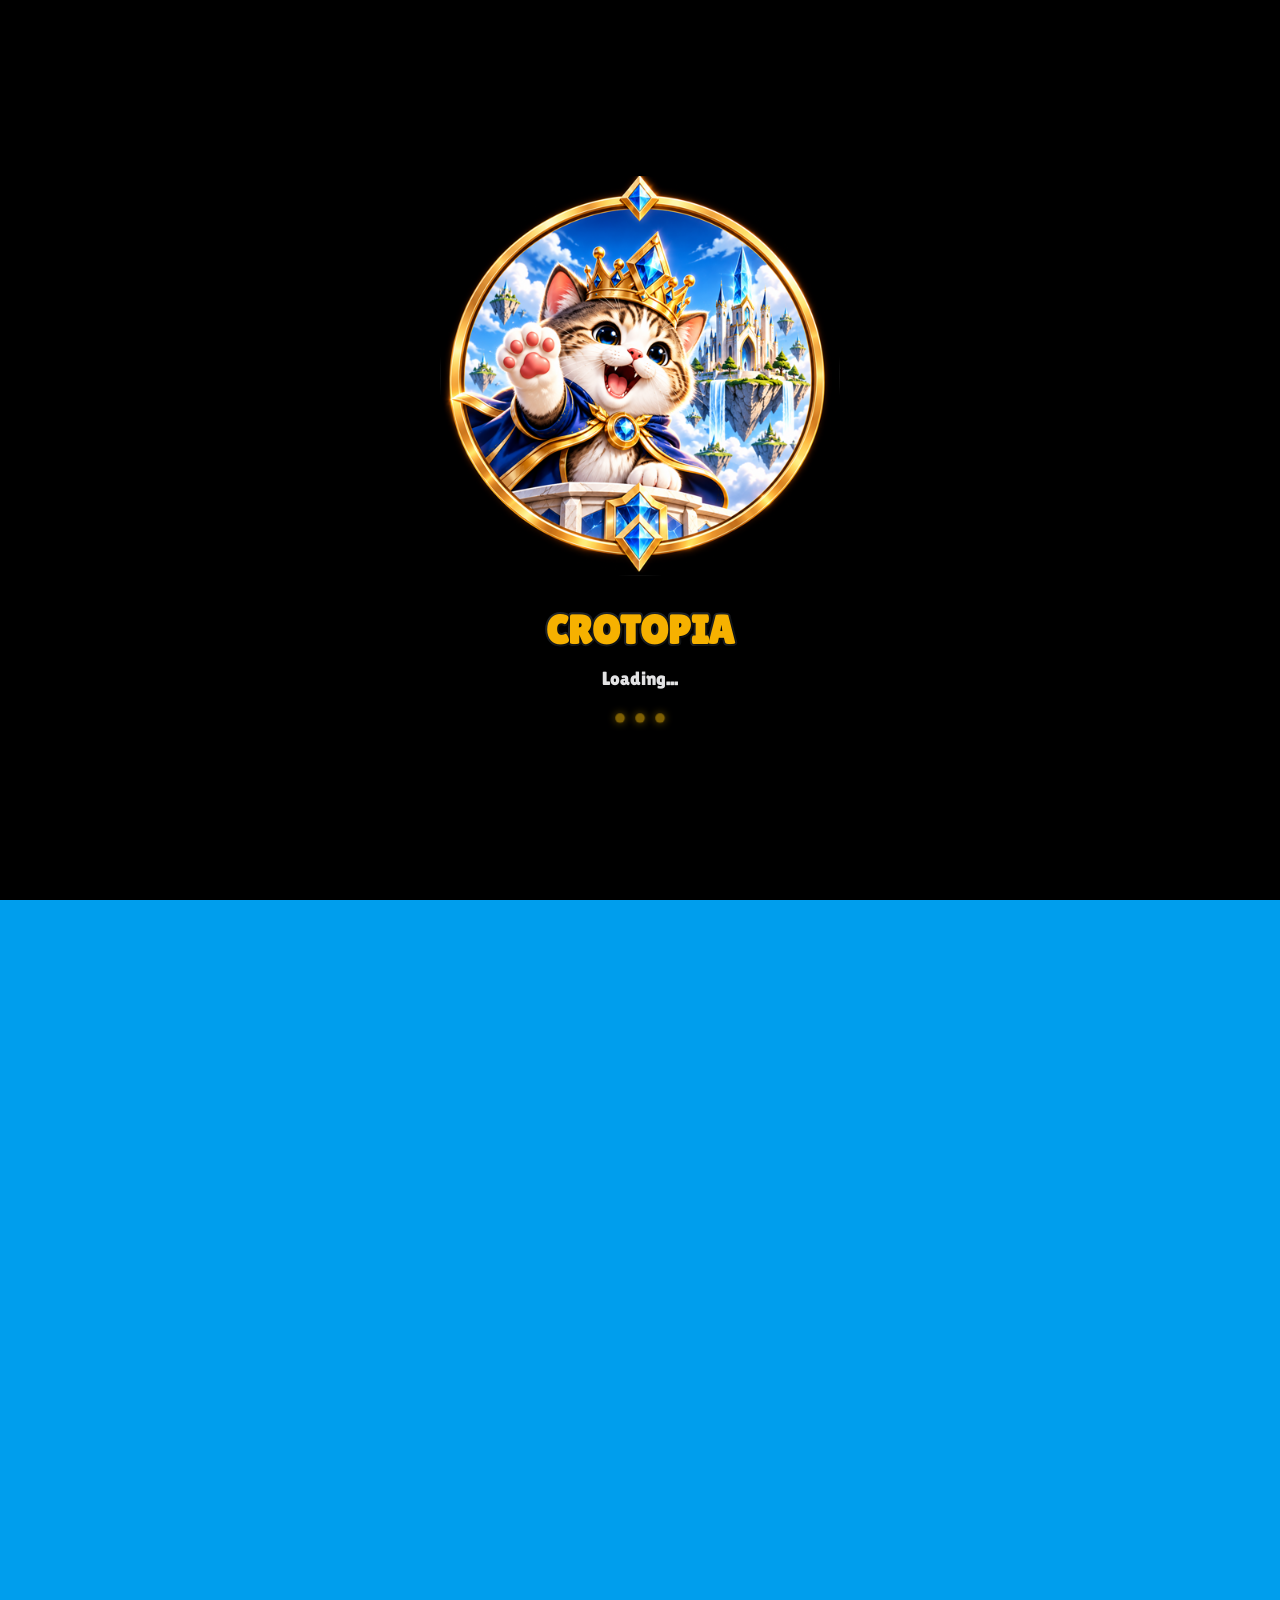
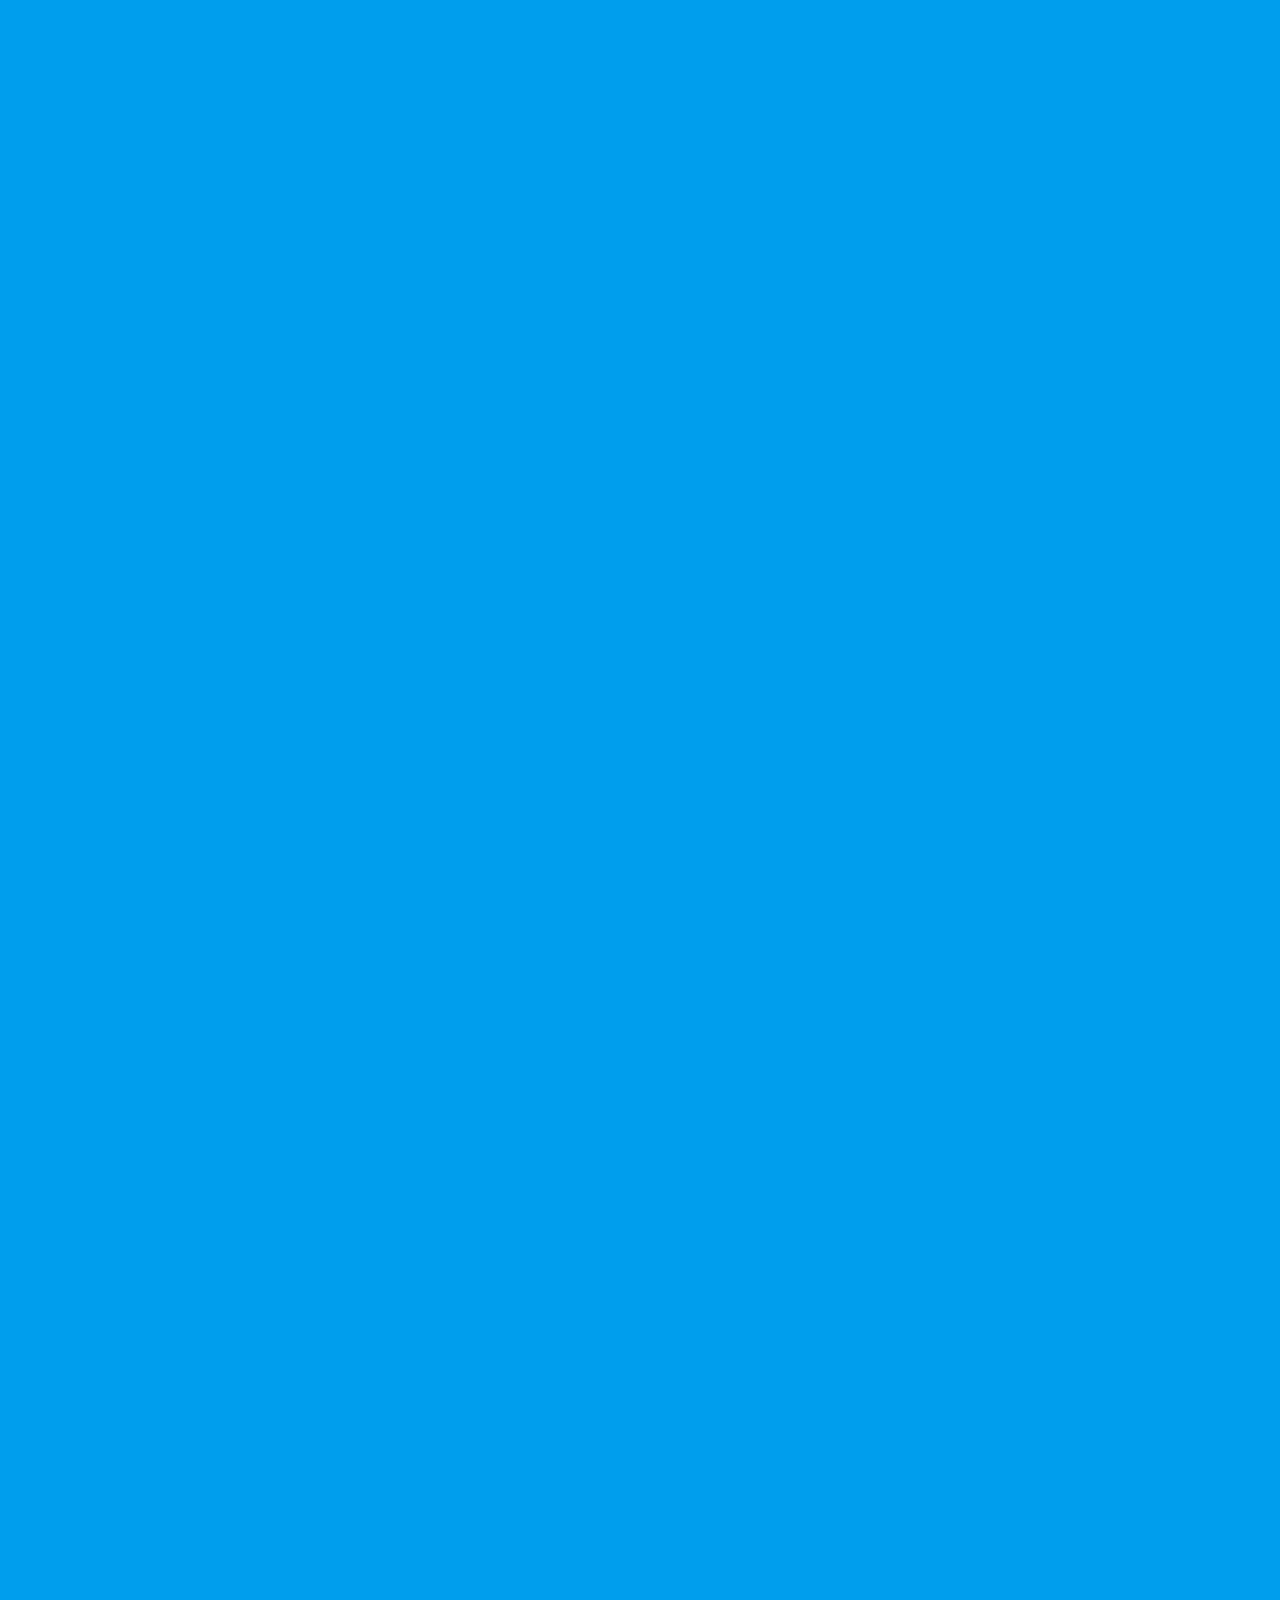
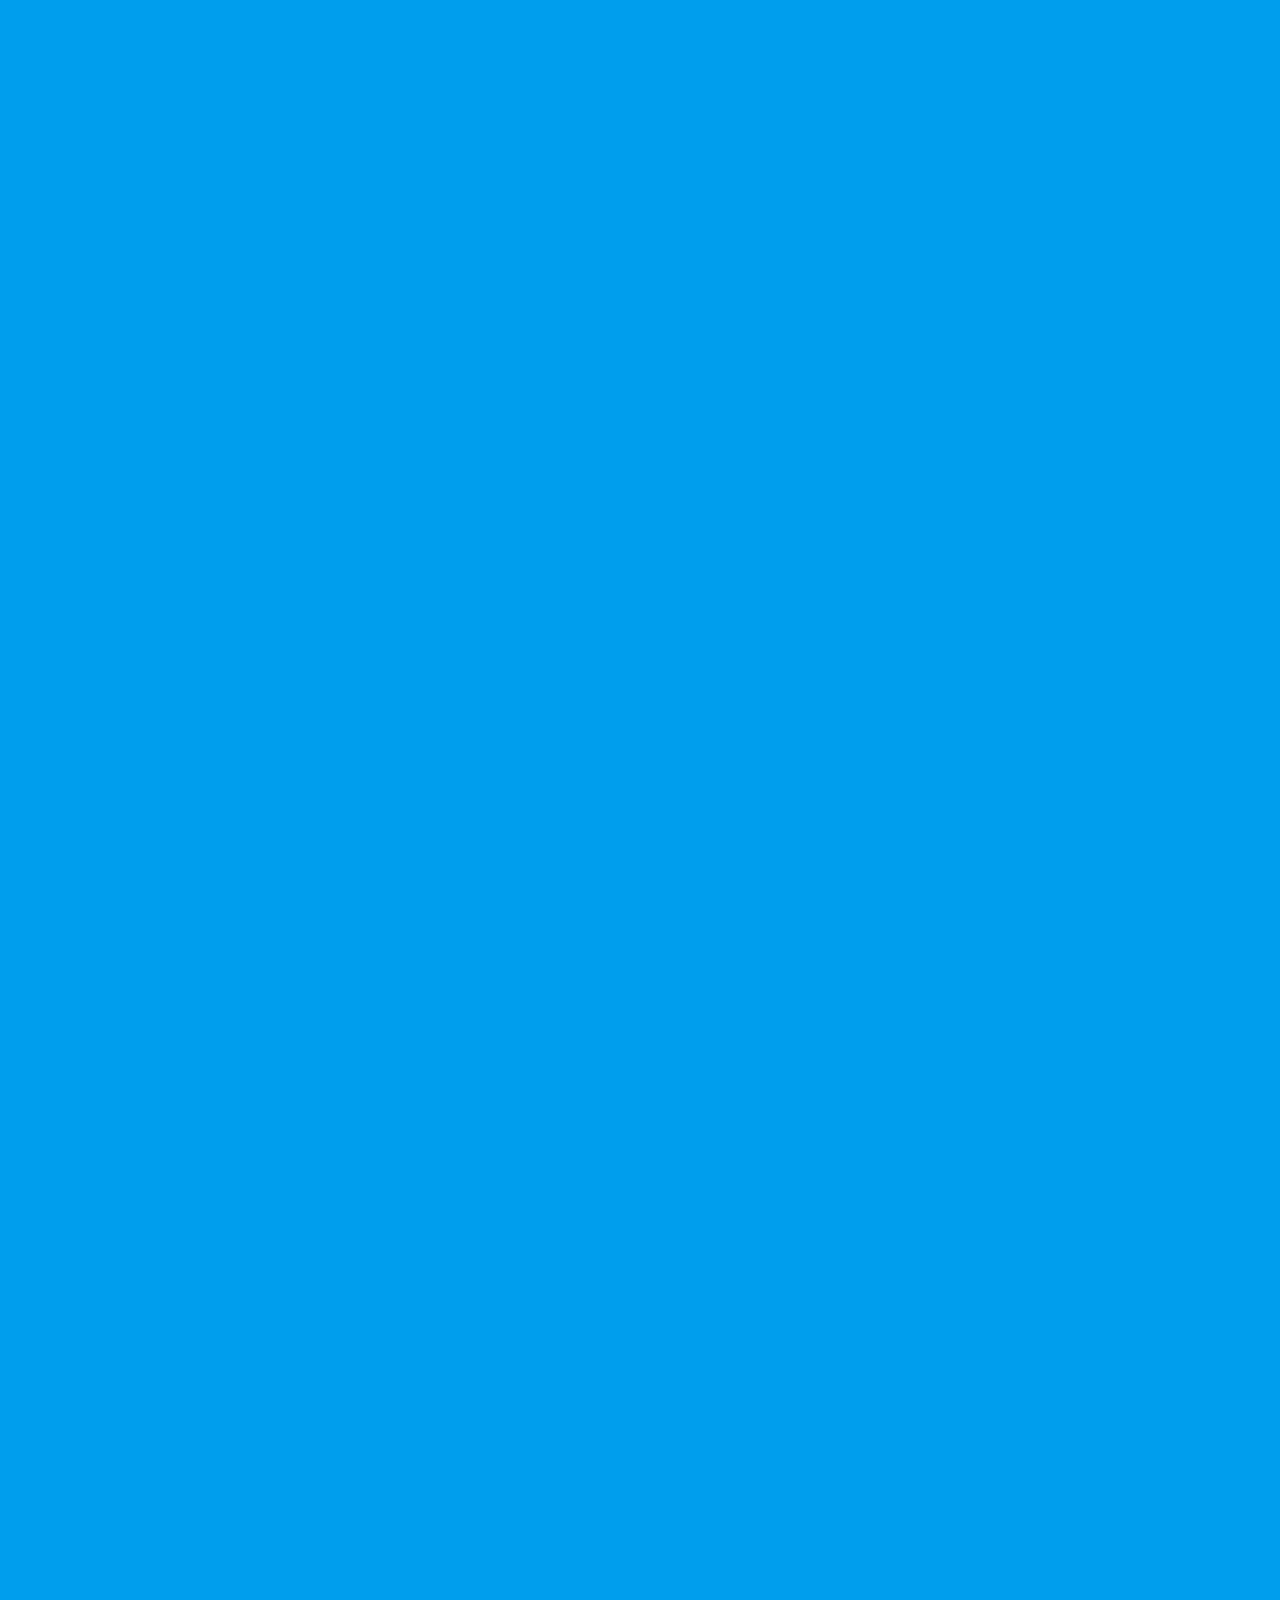
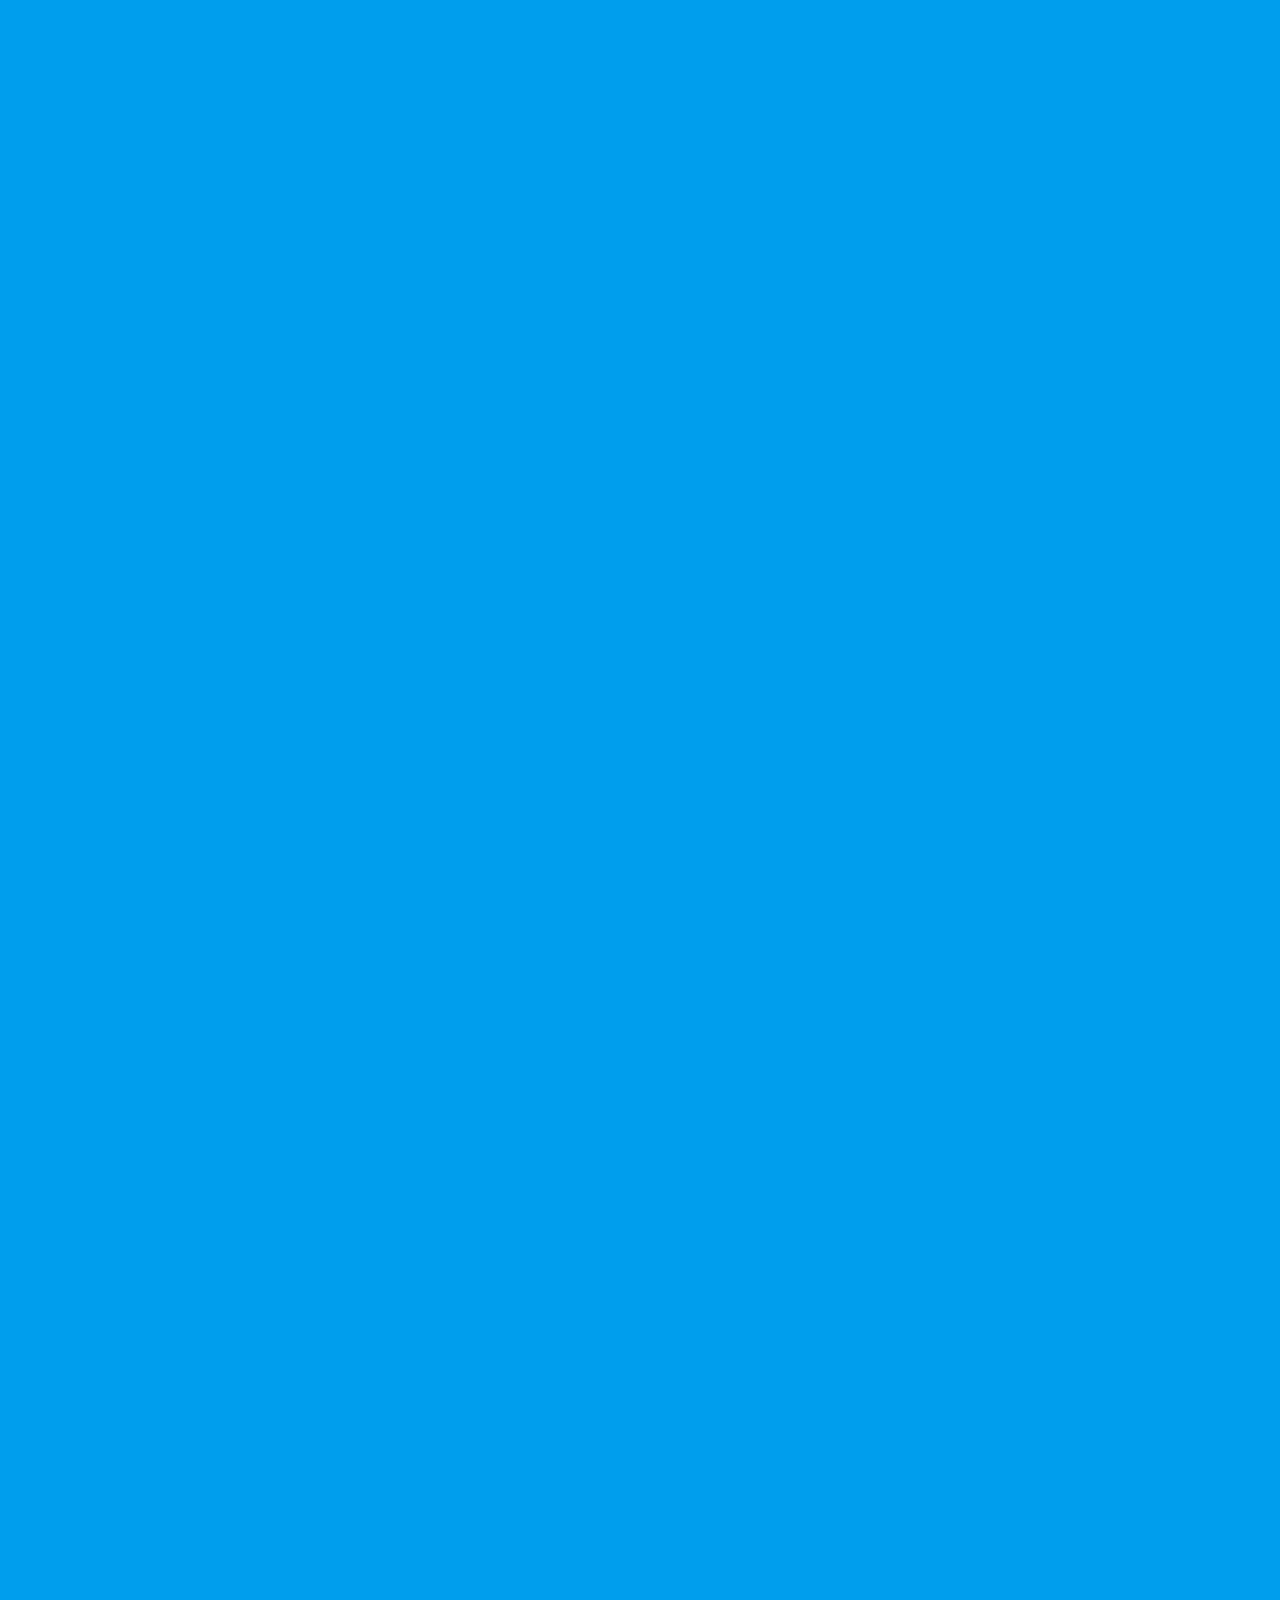
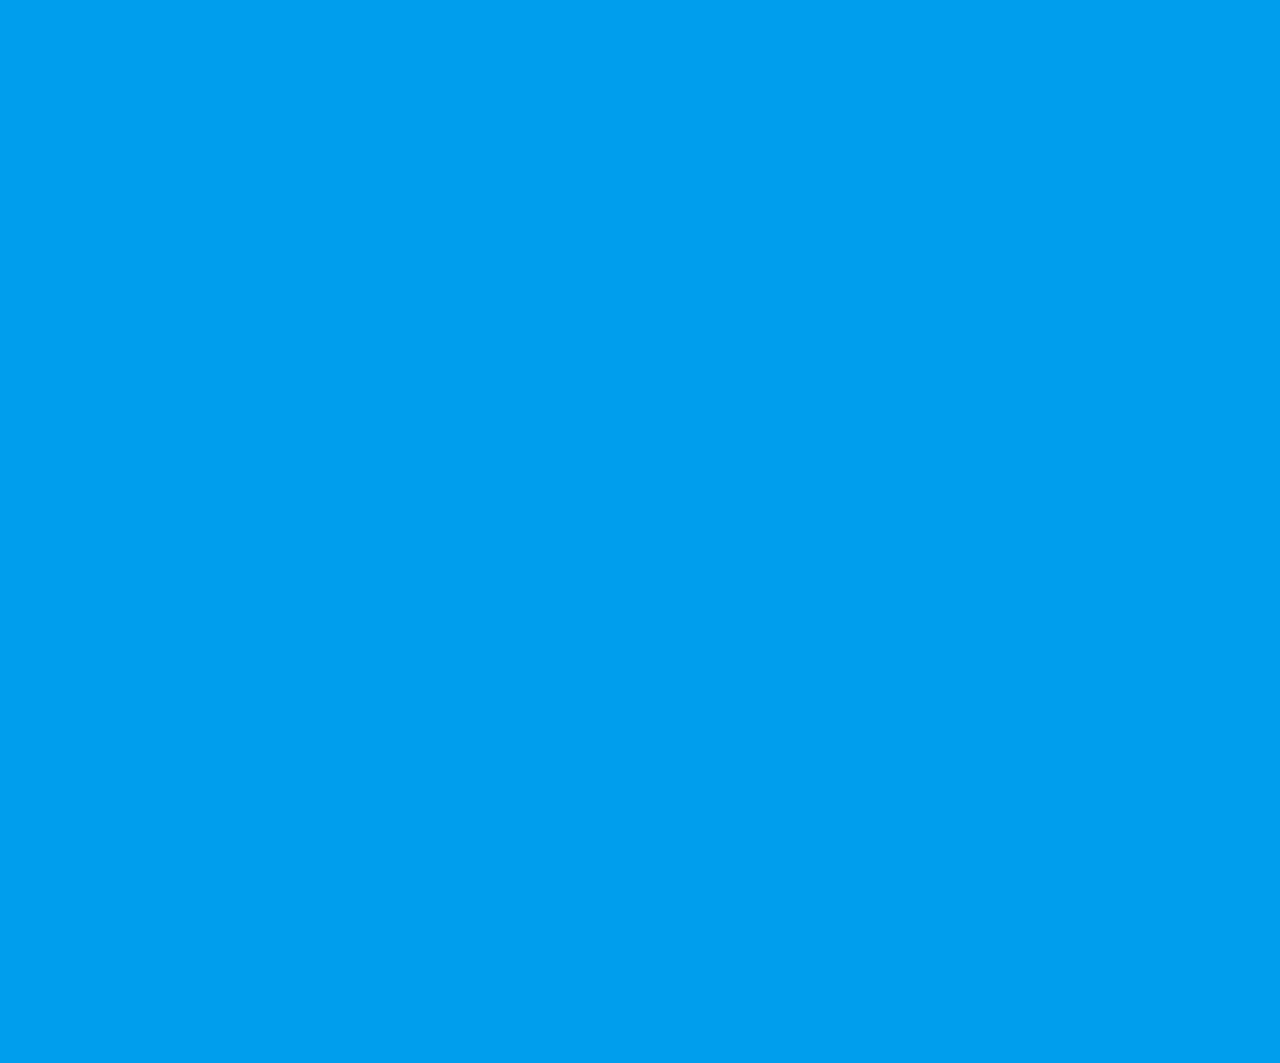
<file: index.html>
<!DOCTYPE html>
<html lang="en" data-bs-theme="light">

<head>
    <meta charset="utf-8">
    <meta name="viewport" content="width=device-width, initial-scale=1.0">
    <meta name="description" content="Crotopia is the royal cat kingdom above the clouds. Name Crotopia, ticker CROTOPIA.">
    <meta name="keywords" content="Crotopia, CROTOPIA, royal cat, kingdom, meme, cryptocurrency, token">
    <meta name="author" content="bplugins">
    <title>Crotopia — CROTOPIA</title>
    <link rel="icon" href="logo.png" type="image/png">
    <link rel="apple-touch-icon" href="logo.png">
    <link rel="stylesheet" href="static/css/bootstrap.css">
    <link rel="stylesheet" href="static/css/bootstrap-icons.css">
    <link rel="stylesheet" href="static/css/simplebar.css">
    <link rel="stylesheet" href="static/css/swiper-bundle.css">
    <link rel="stylesheet" href="static/css/ff-1.css">
    <link rel="stylesheet" href="static/css/ff-2.css">
    <link rel="stylesheet" href="static/css/style.css">
    <!-- Preload important images -->
    <link rel="preload" href="logo.png" as="image">
    <link rel="preload" href="logo.png" as="image">
    <link rel="preload" href="logo.png" as="image">
</head>

<body class="bg-primary overflow-x-hidden">
    <!-- Preloader -->
    <div class="preloader">
        <div class="preloader-content">
            <img src="logo.png" alt="Crotopia" class="preloader-logo">
            <div class="preloader-text">
                <h2 class="text-warning text-stroke">CROTOPIA</h2>
                <p class="text-light">Loading...</p>
                <div class="loading-dots">
                    <span></span>
                    <span></span>
                    <span></span>
                </div>
            </div>
        </div>
    </div>
    <!-- Preloader End -->
    <!-- Navbar  -->
    <nav class="navbar navbar-expand-lg primary-header primary-header--transparent-light-alt primary-header--fixed top-0 primary-header-crossed:full-dark">
        <div class="container align-items-lg-center">
            <!-- Logo -->
            <a class="logo" href="">
                <img src="logo.png" alt="image" class="logo__img logo__img--light">
            </a>
            <!-- Logo End-->
            <!-- Mobile Menu Toggler -->
            <button class="navbar-toggler border-0" type="button" data-bs-toggle="collapse" data-bs-target="#navbar0" aria-controls="navbar0" aria-expanded="false" aria-label="Toggle navigation">
                <iconify-icon icon="solar:hamburger-menu-line-duotone"></iconify-icon>
            </button>
            <!-- Mobile Menu Toggler End-->
            <!-- Menu -->
            <div class="collapse navbar-collapse" id="navbar0">
                <ul class="navbar-nav flex-grow-1 justify-content-center mx-lg-4 mb-2 mb-lg-0">
                    <li class="nav-item">
                        <a class="nav-link" aria-current="page" href="index.html">Home</a>
                            </li>
                    <li class="nav-item">
                        <a class="nav-link" aria-current="page" href="about.html">About</a>
                    </li>
                    <li class="nav-item">
                        <a class="nav-link" aria-current="page" href="contact.html">Bulletin</a>
                    </li>
                    <li class="nav-item">
                        <a class="nav-link" aria-current="page" href="game.html">Game</a>
                    </li>
                    <li class="nav-item">
                        <a class="nav-link" aria-current="page" href="whitepaper.html">Whitepaper</a>
                    </li>
                    <li class="nav-item">
                        <a class="nav-link" aria-current="page" href="nft.html">AI NFT</a>
                    </li>
                </ul>
                <div class="d-flex align-items-center gap-3 ms-lg-auto">
                    <a href="https://dexscreener.com/cronos/0xDc12283700576f722cf29Ef33625ccb6c6432ea5" class="btn btn-light fw-bold text-heading " target="_blank" rel="noopener"> Buy Now </a>
                </div>
            </div>
            <!-- Menu End -->
        </div>
    </nav>
    <!-- Navbar End -->
    <div id="smooth-wrapper">
        <div id="smooth-content">
            <!-- Hero -->
            <section class="hero-1 section-space-top">
                <div class="container">
                    <div class="row justify-content-center">
                        <div class="col-lg-10 col-xl-9 text-center">
                            <span class="d-inline-block mb-4 text-secondary fs-24 text-stroke gsap-text-animation" data-split-type="words" data-delay="0.5"> ONE KINGDOM ABOVE THE CLOUDS </span>
                            <h1 class="hero-1__title mb-10 text-light text-stroke-md text-shadow-md gsap-text-animation" data-split-type="chars" data-delay="0.75"> CROTOPIA </h1>
                            <img src="banner.png" alt="Crotopia banner" class="img-fluid gsap-fade-in rounded-5" data-delay="1.25" style="width:100%;max-height:520px;object-fit:cover;object-position:left center;">
                        </div>
                    </div>
                </div>
                <img src="static/picture/hero-bg-1.png" alt="image" class="img-fluid w-100 position-absolute start-0 bottom-0 z-n1 pointer-none gsap-fade-in" data-delay="3.5">
                <img src="static/picture/hero-cloud-1.png" alt="image" class="img-fluid w-100 position-absolute start-50 bottom-0 translate-middle-x z-n1 gsap-fade-in" data-delay="1.5">
                <img src="static/picture/hero-element-1.png" alt="image" class="img-fluid hero-1__element hero-1__element--1 gsap-fade-in" data-delay="3.1">
                <img src="static/picture/hero-element-2.png" alt="image" class="img-fluid hero-1__element hero-1__element--2 gsap-fade-in" data-delay="2.75">
                <img src="static/picture/hero-element-3.png" alt="image" class="img-fluid hero-1__element hero-1__element--3 gsap-fade-in" data-delay="3.2">
                <img src="static/picture/hero-element-4.png" alt="image" class="img-fluid hero-1__element hero-1__element--4 gsap-fade-in" data-delay="2.5">
                <img src="static/picture/hero-element-5.png" alt="image" class="img-fluid hero-1__element hero-1__element--5 gsap-fade-in" data-delay="3.3">
                <img src="static/picture/hero-element-6.png" alt="image" class="img-fluid hero-1__element hero-1__element--6 gsap-fade-in" data-delay="3">
                <img src="static/picture/hero-element-7.png" alt="image" class="img-fluid hero-1__element hero-1__element--7 gsap-fade-in" data-delay="3.4">
                <img src="static/picture/hero-element-8.png" alt="image" class="img-fluid hero-1__element hero-1__element--8 gsap-fade-in" data-delay="1.75" data-y="100">
                <img src="static/picture/hero-element-9.png" alt="image" class="img-fluid hero-1__element hero-1__element--9 gsap-fade-in" data-delay="1.75" data-y="100">
                <img src="static/picture/hero-element-10.png" alt="image" class="img-fluid hero-1__element hero-1__element--10 gsap-fade-in" data-delay="1.75" data-y="100">
                <img src="static/picture/hero-element-11.png" alt="image" class="img-fluid hero-1__element hero-1__element--11 gsap-fade-in" data-delay="1.75" data-y="100">
                <img src="static/picture/hero-element-12.png" alt="image" class="img-fluid hero-1__element hero-1__element--12 gsap-fade-in" data-delay="1.75" data-y="100">
                <img src="static/picture/hero-element-13.png" alt="image" class="img-fluid hero-1__element hero-1__element--13 gsap-fade-in" data-delay="1.75" data-y="100">
            </section>
            <!-- Hero End -->
            <!-- Ticker -->
            <div class="ticker-1 py-4 bg-light border-top border-bottom border-2x border-dark gsap-fade-in" data-delay="3.5">
                <div class="container-fluid p-0">
                    <div class="row g-0">
                        <div class="col-12">
                            <div class="scroller-x" data-speed="slow" data-direction="right">
                                <ul class="list list-row align-items-center gap-4 scroller-x__list">
                                    <li>
                                        <img src="logo.png" alt="Crotopia" class="img-fluid" style="height:48px;width:48px;object-fit:cover;border-radius:50%">
                                    </li>
                                    <li>
                                        <h4 class="mb-0 text-secondary text-stroke text-shadow"> CROTOPIA COMMUNITY </h4>
                                    </li>
                                    <li>
                                        <img src="logo.png" alt="Crotopia" class="img-fluid" style="height:48px;width:48px;object-fit:cover;border-radius:50%">
                                    </li>
                                    <li>
                                        <h4 class="mb-0 text-primary text-stroke text-shadow"> Crotopia 👑 Royal Cat Kingdom </h4>
                                    </li>
                                    <li>
                                        <img src="logo.png" alt="Crotopia" class="img-fluid" style="height:48px;width:48px;object-fit:cover;border-radius:50%">
                                    </li>
                                    <li>
                                        <h4 class="mb-0 text-secondary text-stroke text-shadow"> CROTOPIA COMMUNITY </h4>
                                    </li>
                                    <li>
                                        <img src="logo.png" alt="Crotopia" class="img-fluid" style="height:48px;width:48px;object-fit:cover;border-radius:50%">
                                    </li>
                                    <li>
                                        <h4 class="mb-0 text-primary text-stroke text-shadow"> Crotopia 👑 Royal Cat Kingdom </h4>
                                    </li>
                                    <li>
                                        <img src="logo.png" alt="Crotopia" class="img-fluid" style="height:48px;width:48px;object-fit:cover;border-radius:50%">
                                    </li>
                                    <li>
                                        <h4 class="mb-0 text-secondary text-stroke text-shadow"> CROTOPIA COMMUNITY </h4>
                                    </li>
                                    <li>
                                        <img src="logo.png" alt="Crotopia" class="img-fluid" style="height:48px;width:48px;object-fit:cover;border-radius:50%">
                                    </li>
                                    <li>
                                        <h4 class="mb-0 text-primary text-stroke text-shadow"> Crotopia 👑 Royal Cat Kingdom </h4>
                                    </li>
                                </ul>
                            </div>
                        </div>
                    </div>
                </div>
            </div>
            <!-- Ticker End -->
            <!-- About Section -->
            <div class="section-space-y overflow-hidden">
                <div class="container">
                    <div class="row g-4 align-items-center">
                        <div class="col-md-5">
                            <div class="position-relative z-1 gsap-fade-in" data-scroll-trigger="true" data-delay="0.5">
                                <img src="memes/02_Royal_Throne.png" alt="Crotopia royal throne" class="img-fluid rounded-5">
                                <img src="static/picture/about-img-1-bg.png" alt="image" class="position-absolute start-50 top-50 translate-middle z-n1 pointer-none">
                                <img src="static/picture/about-element-4.png" alt="image" class="img-fluid position-absolute start-0 top-0 translate-middle pointer-none z-n1">
                            </div>
                        </div>
                        <div class="col-md-7">
                            <div class="position-relative bg-secondary px-6 py-8 px-xl-10 py-xl-12 px-xxl-15 py-xxl-18 rounded-5 border border-2x border-dark shadow-sharp-md z-1 gsap-fade-in" data-scroll-trigger="true" data-delay="0.75">
                                <h2 class="text-light text-stroke text-shadow">Crotopia! The Kingdom in the Clouds</h2>
                                <p class="mb-4 fs-24 text-heading">Crotopia is a royal cat kingdom floating above the clouds. The crowned kitten is its heart, and the $CROTOPIA community rules together.</p>
                                <p class="mb-4 fs-20 text-heading">Playful, loyal, and a little mischievous — that is the Crotopia cat.</p>
                                <p class="mb-4 fs-24 text-heading">$CROTOPIA is the kingdom's community token. The name is Crotopia and the ticker is CROTOPIA.</p>
                                <p class="mb-8 fs-24 text-heading">Share the memes, play the pet game, and keep the gates open for each other. The kingdom grows when the community shows up.</p>
                                <div class="d-flex align-items-center flex-wrap gap-6">
                                    <a href="https://dexscreener.com/cronos/0xDc12283700576f722cf29Ef33625ccb6c6432ea5" class="btn btn-lg btn-light text-heading align-items-center rounded" target="_blank" rel="noopener">
                                        <iconify-icon icon="ic:twotone-thumb-up-off-alt"></iconify-icon>
                                        <span class="d-inline-block ff-1">Buy Token</span>
                                    </a>
                                    <ul class="list list-row align-items-center flex-wrap gap-4">
                                        <li>
                                            <a href="https://x.com/crotopiaonx" class="btn btn-icon btn-lg btn-light rounded-circle" target="_blank" rel="noopener">
                                                <iconify-icon icon="prime:twitter"></iconify-icon>
                                            </a>
                                        </li>
                                        <li>
                                            <a href="#" class="btn btn-icon btn-lg btn-light rounded-circle">
                                                <iconify-icon icon="ic:baseline-telegram"></iconify-icon>
                                            </a>
                                        </li>
                                    </ul>
                                </div>
                                <img src="static/picture/about-element-1.png" alt="image" class="img-fluid d-none d-xl-block position-absolute start-0 top-0 translate-middle-y pointer-none">
                                <img src="static/picture/about-element-2.png" alt="image" class="img-fluid d-none d-xl-block position-absolute end-0 top-0 translate-middle-y pointer-none">
                                <img src="static/picture/about-element-3.png" alt="image" class="img-fluid d-none d-xxl-block position-absolute start-100 top-100 translate-middle pointer-none">
                            </div>
                        </div>
                    </div>
                </div>
            </div>
            <!-- About Section End -->
            <!-- How To Buy Section -->
            <div class="section-space-top">
                <div class="container-fluid container-fhd">
                    <div class="row">
                        <div class="col-12">
                            <div class="how-to-buy-section-1 section-space-y">
                                <div class="section-space-md-bottom">
                                    <div class="container">
                                        <div class="row">
                                            <div class="col-12">
                                                <h2 class="mb-0 text-center text-light text-stroke-md text-shadow-md fs-6vw gsap-text-animation" data-split-type="words" data-scroll-trigger="true"> HOW TO <span class="text-secondary">BUY</span>
                                                </h2>
                                            </div>
                                        </div>
                                    </div>
                                </div>
                                <div class="container">
                                    <div class="row g-4 align-items-center">
                                        <div class="col-xl-4">
                                            <div class="row g-4">
                                                <div class="col-md-6 col-xl-12">
                                                    <div class="border border-dark shadow-sharp rounded-5 bg-light gsap-fade-in" data-scroll-trigger="true" data-y="25">
                                                        <div class="border-bottom border-dark px-8 pt-8 pb-4">
                                                            <ul class="list list-row gap-2">
                                                                <li>
                                                                    <span class="d-block w-4 h-4 rounded-circle border border-2x border-dark bg-danger"></span>
                                                                </li>
                                                                <li>
                                                                    <span class="d-block w-4 h-4 rounded-circle border border-2x border-dark bg-warning"></span>
                                                                </li>
                                                                <li>
                                                                    <span class="d-block w-4 h-4 rounded-circle border border-2x border-dark bg-success"></span>
                                                                </li>
                                                            </ul>
                                                        </div>
                                                        <div class="p-8">
                                                            <h5>SET UP A WALLET FIRST</h5>
                                                            <p class="mb-0 fs-18 text-heading"> Create a wallet that can hold community tokens. Keep your seed phrase offline and never share it. </p>
                                                        </div>
                                                    </div>
                                                </div>
                                                <div class="col-md-6 col-xl-12">
                                                    <div class="border border-dark shadow-sharp rounded-5 bg-light gsap-fade-in" data-scroll-trigger="true" data-y="24">
                                                        <div class="border-bottom border-dark px-8 pt-8 pb-4">
                                                            <ul class="list list-row gap-2">
                                                                <li>
                                                                    <span class="d-block w-4 h-4 rounded-circle border border-2x border-dark bg-danger"></span>
                                                                </li>
                                                                <li>
                                                                    <span class="d-block w-4 h-4 rounded-circle border border-2x border-dark bg-warning"></span>
                                                                </li>
                                                                <li>
                                                                    <span class="d-block w-4 h-4 rounded-circle border border-2x border-dark bg-success"></span>
                                                                </li>
                                                            </ul>
                                                        </div>
                                                        <div class="p-8">
                                                            <h5>CONNECT YOUR WALLET</h5>
                                                            <p class="mb-0 fs-18 text-heading"> When trading opens, connect only through links published on this Crotopia site. </p>
                                                        </div>
                                                    </div>
                                                </div>
                                            </div>
                                        </div>
                                        <div class="col-xl-4 d-none d-xl-block">
                                            <img src="memes/05_Golden_Coins.png" alt="Crotopia golden coins" class="img-fluid rounded-5 gsap-fade-in" data-scroll-trigger="true" data-delay="1">
                                        </div>
                                        <div class="col-xl-4">
                                            <div class="row g-4">
                                                <div class="col-md-6 col-xl-12">
                                                    <div class="border border-dark shadow-sharp rounded-5 bg-light gsap-fade-in" data-scroll-trigger="true" data-y="28">
                                                        <div class="border-bottom border-dark px-8 pt-8 pb-4">
                                                            <ul class="list list-row gap-2">
                                                                <li>
                                                                    <span class="d-block w-4 h-4 rounded-circle border border-2x border-dark bg-danger"></span>
                                                                </li>
                                                                <li>
                                                                    <span class="d-block w-4 h-4 rounded-circle border border-2x border-dark bg-warning"></span>
                                                                </li>
                                                                <li>
                                                                    <span class="d-block w-4 h-4 rounded-circle border border-2x border-dark bg-success"></span>
                                                                </li>
                                                            </ul>
                                                        </div>
                                                        <div class="p-8">
                                                            <h5>EXCHANGE SOME CROTOPIA</h5>
                                                            <p class="mb-0 fs-18 text-heading"> Swap for $CROTOPIA using contract 0xDc12283700576f722cf29Ef33625ccb6c6432ea5. </p>
                                                        </div>
                                                    </div>
                                                </div>
                                                <div class="col-md-6 col-xl-12">
                                                    <div class="border border-dark shadow-sharp rounded-5 bg-light gsap-fade-in" data-scroll-trigger="true" data-y="24">
                                                        <div class="border-bottom border-dark px-8 pt-8 pb-4">
                                                            <ul class="list list-row gap-2">
                                                                <li>
                                                                    <span class="d-block w-4 h-4 rounded-circle border border-2x border-dark bg-danger"></span>
                                                                </li>
                                                                <li>
                                                                    <span class="d-block w-4 h-4 rounded-circle border border-2x border-dark bg-warning"></span>
                                                                </li>
                                                                <li>
                                                                    <span class="d-block w-4 h-4 rounded-circle border border-2x border-dark bg-success"></span>
                                                                </li>
                                                            </ul>
                                                        </div>
                                                        <div class="p-8">
                                                            <h5>START BUYING & SELLING</h5>
                                                            <p class="mb-0 fs-18 text-heading"> Confirm the contract address before every trade. If it is not on this site, it is not Crotopia. </p>
                                                        </div>
                                                    </div>
                                                </div>
                                            </div>
                                        </div>
                                    </div>
                                </div>
                                <img src="static/picture/how-to-element-1.png" alt="image" class="img-fluid d-none d-xl-block position-absolute start-50 top-0 translate-middle pointer-none z-n1 gsap-fade-in" data-scroll-trigger="true">
                                <img src="static/picture/hero-element-2.png" alt="image" class="img-fluid d-none d-xl-block position-absolute start-50 bottom-0 translate-middle-x pointer-none z-n1 gsap-fade-in" data-scroll-trigger="true">
                            </div>
                        </div>
                    </div>
                </div>
            </div>
            <!-- How To Buy Section End -->
            <!-- Tokenomics  -->
            <div class="section-space-y">
                <div class="section-space-md-bottom">
                    <div class="container">
                        <div class="row">
                            <div class="col-12">
                                <h2 class="mb-0 text-center text-light text-stroke-md text-shadow-md fs-6vw gsap-text-animation" data-scroll-trigger="true" data-split-type="words"> TOKENOMICS </h2>
                            </div>
                        </div>
                    </div>
                </div>
                <div class="container">
                    <div class="row g-4 align-items-center">
                        <div class="col-lg-6">
                            <div class="mb-4">
                                <div class="p-6 bg-light border border-1x border-dark shadow-sharp text-center rounded gsap-fade-in" data-scroll-trigger="true" data-y="10">
                                    <h3 class="text-heading mb-4">Total Supply</h3>
                                    <h4 class="text-danger text-stroke text-shadow mb-0">1,000,000,000,000,000,000</h4>
                                </div>
                                    </div>
                            <div class="border border-12x border-secondary p-6 p-xl-8 rounded-5 shadow-sharp-md gsap-fade-in" data-scroll-trigger="true" data-y="10">
                                <h3 class="text-light text-stroke text-shadow mb-6 text-center">BUY TAX STRUCTURE</h3>
                                <div class="row g-4">
                                    <div class="col-12">
                                        <div class="bg-light border border-1x border-dark shadow-sharp rounded p-4">
                                            <div class="d-flex justify-content-between align-items-center mb-2">
                                                <span class="fw-bold text-heading">Buy Tax</span>
                                                <span class="fw-bold text-danger fs-20">7%</span>
                                </div>
                                    </div>
                                    </div>
                                    <div class="col-12">
                                        <div class="bg-light border border-1x border-dark shadow-sharp rounded p-3">
                                            <div class="d-flex justify-content-between align-items-center mb-1">
                                                <span class="text-heading">Liquidity Pool</span>
                                                <span class="text-secondary fw-bold">1%</span>
                                </div>
                                            <p class="mb-0 fs-14 text-muted">Continually strengthen market stability and trading depth</p>
                                    </div>
                                    </div>
                                    <div class="col-12">
                                        <div class="bg-light border border-1x border-dark shadow-sharp rounded p-3">
                                            <div class="d-flex justify-content-between align-items-center mb-1">
                                                <span class="text-heading">Token Buyback</span>
                                                <span class="text-secondary fw-bold">2%</span>
                                </div>
                                            <p class="mb-0 fs-14 text-muted">Repurchase and burn tokens, creating deflationary effect</p>
                                        </div>
                                    </div>
                                    <div class="col-12">
                                        <div class="bg-light border border-1x border-dark shadow-sharp rounded p-3">
                                            <div class="d-flex justify-content-between align-items-center mb-1">
                                                <span class="text-heading">Marketing</span>
                                                <span class="text-secondary fw-bold">2%</span>
                                            </div>
                                            <p class="mb-0 fs-14 text-muted">Finance project development, utility expansion, and marketing campaigns</p>
                                        </div>
                                    </div>
                                    <div class="col-12">
                                        <div class="bg-light border border-1x border-dark shadow-sharp rounded p-3">
                                            <div class="d-flex justify-content-between align-items-center mb-1">
                                                <span class="text-heading">Charity & Dev</span>
                                                <span class="text-secondary fw-bold">2%</span>
                                            </div>
                                            <p class="mb-0 fs-14 text-muted">Fund the Crotopia kingdom, community events, and shared lore</p>
                                        </div>
                                    </div>
                                </div>
                            </div>
                        </div>
                        <div class="col-lg-6">
                            <div class="row g-4">
                                <div class="col-md-6">
                                    <div class="p-6 bg-light border border-1x border-dark shadow-sharp text-center rounded h-100 gsap-fade-in" data-scroll-trigger="true" data-y="10" data-delay="0.15">
                                        <h5 class="text-heading mb-3">Burn Supply</h5>
                                        <h6 class="text-secondary text-stroke text-shadow mb-0">411,430,389,998,000,000</h6>
                                    </div>
                                </div>
                                <div class="col-md-6">
                                    <div class="p-6 bg-light border border-1x border-dark shadow-sharp text-center rounded h-100 gsap-fade-in" data-scroll-trigger="true" data-y="10" data-delay="0.25">
                                        <h5 class="text-heading mb-3">Circulating Supply</h5>
                                        <h6 class="text-primary text-stroke text-shadow mb-0">588,659,610,002,000,000</h6>
                                    </div>
                                </div>
                                <div class="col-12">
                                    <div class="d-flex align-items-center p-3 rounded bg-light border border-1x border-dark shadow-sharp gsap-fade-in" data-scroll-trigger="true" data-y="10">
                                        <input id="contractAddress" type="text" class="form-control border-0 text-dark" value="0xDc12283700576f722cf29Ef33625ccb6c6432ea5" readonly>
                                        <button type="button" class="btn btn-icon btn-secondary" onclick="navigator.clipboard.writeText(document.getElementById('contractAddress').value)">
                                            <iconify-icon icon="iconamoon:copy-light"></iconify-icon>
                                        </button>
                                    </div>
                                </div>
                                <div class="col-12">
                                    <img src="memes/10_Crotopia_Power.png" alt="Crotopia power" class="img-fluid rounded-5 gsap-fade-in" data-scroll-trigger="true" data-y="10">
                                </div>
                            </div>
                        </div>
                    </div>
                </div>
            </div>
            <!-- Tokenomics End -->
            <!-- Cross Ticker  -->
            <div class="section-space-sm-y position-relative w-100 text-center overflow-hidden">
                <div class="ticker-2 py-4 bg-secondary border-top border-bottom border-2x border-dark">
                    <div class="container-fluid p-0">
                        <div class="row g-0">
                            <div class="col-12">
                                <div class="scroller-x" data-speed="slow" data-direction="right">
                                    <ul class="list list-row align-items-center gap-4 scroller-x__list">
                                        <li>
                                            <img src="logo.png" alt="Crotopia" class="img-fluid" style="height:48px;width:48px;object-fit:cover;border-radius:50%">
                                        </li>
                                        <li>
                                            <h4 class="mb-0 text-dark">CROTOPIA COMMUNITY</h4>
                                        </li>
                                        <li>
                                            <img src="logo.png" alt="Crotopia" class="img-fluid" style="height:48px;width:48px;object-fit:cover;border-radius:50%">
                                        </li>
                                        <li>
                                            <h4 class="mb-0 text-primary text-stroke text-shadow"> Crotopia 👑 Royal Cat Kingdom </h4>
                                        </li>
                                        <li>
                                            <img src="logo.png" alt="Crotopia" class="img-fluid" style="height:48px;width:48px;object-fit:cover;border-radius:50%">
                                        </li>
                                        <li>
                                            <h4 class="mb-0 text-dark">CROTOPIA COMMUNITY</h4>
                                        </li>
                                        <li>
                                            <img src="logo.png" alt="Crotopia" class="img-fluid" style="height:48px;width:48px;object-fit:cover;border-radius:50%">
                                        </li>
                                        <li>
                                            <h4 class="mb-0 text-primary text-stroke text-shadow"> Crotopia 👑 Royal Cat Kingdom </h4>
                                        </li>
                                        <li>
                                            <img src="logo.png" alt="Crotopia" class="img-fluid" style="height:48px;width:48px;object-fit:cover;border-radius:50%">
                                        </li>
                                        <li>
                                            <h4 class="mb-0 text-dark">CROTOPIA COMMUNITY</h4>
                                        </li>
                                        <li>
                                            <img src="logo.png" alt="Crotopia" class="img-fluid" style="height:48px;width:48px;object-fit:cover;border-radius:50%">
                                        </li>
                                        <li>
                                            <h4 class="mb-0 text-primary text-stroke text-shadow"> Crotopia 👑 Royal Cat Kingdom </h4>
                                        </li>
                                    </ul>
                                </div>
                            </div>
                        </div>
                    </div>
                </div>
                <div class="ticker-3 py-4 bg-dark border-top border-bottom border-2x border-dark">
                    <div class="container-fluid p-0">
                        <div class="row g-0">
                            <div class="col-12">
                                <div class="scroller-x" data-speed="slow" data-direction="left">
                                    <ul class="list list-row align-items-center gap-4 scroller-x__list">
                                        <li>
                                            <img src="logo.png" alt="Crotopia" class="img-fluid" style="height:48px;width:48px;object-fit:cover;border-radius:50%">
                                        </li>
                                        <li>
                                            <h4 class="mb-0 text-light">CROTOPIA COMMUNITY</h4>
                                        </li>
                                        <li>
                                            <img src="logo.png" alt="Crotopia" class="img-fluid" style="height:48px;width:48px;object-fit:cover;border-radius:50%">
                                        </li>
                                        <li>
                                            <h4 class="mb-0 text-primary text-stroke text-shadow"> Crotopia 👑 Royal Cat Kingdom </h4>
                                        </li>
                                        <li>
                                            <img src="logo.png" alt="Crotopia" class="img-fluid" style="height:48px;width:48px;object-fit:cover;border-radius:50%">
                                        </li>
                                        <li>
                                            <h4 class="mb-0 text-light">CROTOPIA COMMUNITY</h4>
                                        </li>
                                        <li>
                                            <img src="logo.png" alt="Crotopia" class="img-fluid" style="height:48px;width:48px;object-fit:cover;border-radius:50%">
                                        </li>
                                        <li>
                                            <h4 class="mb-0 text-primary text-stroke text-shadow"> Crotopia 👑 Royal Cat Kingdom </h4>
                                        </li>
                                        <li>
                                            <img src="logo.png" alt="Crotopia" class="img-fluid" style="height:48px;width:48px;object-fit:cover;border-radius:50%">
                                        </li>
                                        <li>
                                            <h4 class="mb-0 text-light text-stroke text-shadow"> CROTOPIA COMMUNITY </h4>
                                        </li>
                                        <li>
                                            <img src="logo.png" alt="Crotopia" class="img-fluid" style="height:48px;width:48px;object-fit:cover;border-radius:50%">
                                        </li>
                                        <li>
                                            <h4 class="mb-0 text-primary text-stroke text-shadow"> Crotopia 👑 Royal Cat Kingdom </h4>
                                        </li>
                                    </ul>
                                </div>
                            </div>
                        </div>
                    </div>
                </div>
            </div>
            <!-- Cross Ticker End -->
            <!-- Road Map -->
            <div class="section-space-y position-relative">
                <div class="section-space-md-bottom">
                    <div class="container">
                        <div class="row">
                            <div class="col-12">
                                <h2 class="mb-0 text-center text-light text-stroke-md text-shadow-md fs-6vw gsap-text-animation" data-split-type="words" data-scroll-trigger="true"> ROAD MAP </h2>
                            </div>
                        </div>
                    </div>
                </div>
                <div class="road-map-section-1">
                    <div class="container">
                        <div class="row g-4">
                            <div class="col-md-6 col-lg-5 col-xl-4 position-relative z-1">
                                <div class="road-map-section-1__label road-map-section-1__label--odd d-flex align-items-center gap-4 mb-4 mb-lg-0">
                                    <div class="w-8 h-8 rounded-circle border border-dark shadow-sharp bg-light flex-shrink-0"></div>
                                    <h4 class="mb-0 text-light text-stroke text-shadow flex-grow-1"> Q4 2026 </h4>
                                </div>
                                <div class="border border-dark shadow-sharp rounded-5 bg-light gsap-fade-in" data-scroll-trigger="true" data-y="10">
                                    <div class="border-bottom border-dark px-8 pt-8 pb-4">
                                        <ul class="list list-row gap-2">
                                            <li>
                                                <span class="d-block w-4 h-4 rounded-circle border border-2x border-dark bg-danger"></span>
                                            </li>
                                            <li>
                                                <span class="d-block w-4 h-4 rounded-circle border border-2x border-dark bg-warning"></span>
                                            </li>
                                            <li>
                                                <span class="d-block w-4 h-4 rounded-circle border border-2x border-dark bg-success"></span>
                                            </li>
                                        </ul>
                                    </div>
                                    <div class="p-8">
                                        <h5>LAUNCH PHASE</h5>
                                        <ul class="list gap-4">
                                            <li class="d-flex gap-3">
                                                <span class="w-6 h-6 d-flex justify-content-center align-items-center rounded-circle border border-dark shadow-sharp-xs bg-success text-white flex-shrink-0">
                                                    <iconify-icon icon="ri:check-fill"></iconify-icon>
                                                </span>
                                                <span class="d-block fs-18 text-dark"> Crotopia name, logo, and banner revealed </span>
                                            </li>
                                            <li class="d-flex gap-3">
                                                <span class="w-6 h-6 d-flex justify-content-center align-items-center rounded-circle border border-dark shadow-sharp-xs bg-success text-white flex-shrink-0">
                                                    <iconify-icon icon="ri:check-fill"></iconify-icon>
                                                </span>
                                                <span class="d-block fs-18 text-dark"> Official website launch </span>
                                            </li>
                                            <li class="d-flex gap-3">
                                                <span class="w-6 h-6 d-flex justify-content-center align-items-center rounded-circle border border-dark shadow-sharp-xs bg-success text-white flex-shrink-0">
                                                    <iconify-icon icon="ri:check-fill"></iconify-icon>
                                                </span>
                                                <span class="d-block fs-18 text-dark"> Meme collection published </span>
                                            </li>
                                            <li class="d-flex gap-3">
                                                <span class="w-6 h-6 d-flex justify-content-center align-items-center rounded-circle border border-dark shadow-sharp-xs bg-success text-white flex-shrink-0">
                                                    <iconify-icon icon="ri:check-fill"></iconify-icon>
                                                </span>
                                                <span class="d-block fs-18 text-dark"> Kingdom pages opened </span>
                                            </li>
                                        </ul>
                                    </div>
                                </div>
                            </div>
                            <div class="d-none d-lg-block w-100 m-0"></div>
                            <div class="col-md-6 col-lg-5 col-xl-4 position-relative z-1 ms-lg-auto">
                                <div class="road-map-section-1__label road-map-section-1__label--even d-flex align-items-center gap-4 mb-4 mb-lg-0">
                                    <div class="w-8 h-8 rounded-circle border border-dark shadow-sharp bg-light d-lg-none"></div>
                                    <h4 class="mb-0 text-light text-stroke text-shadow">Q1 2027</h4>
                                    <div class="w-8 h-8 rounded-circle border border-dark shadow-sharp bg-light d-none d-lg-block"></div>
                                </div>
                                <div class="border border-dark shadow-sharp rounded-5 bg-light gsap-fade-in" data-scroll-trigger="true" data-y="10">
                                    <div class="border-bottom border-dark px-8 pt-8 pb-4">
                                        <ul class="list list-row gap-2">
                                            <li>
                                                <span class="d-block w-4 h-4 rounded-circle border border-2x border-dark bg-danger"></span>
                                            </li>
                                            <li>
                                                <span class="d-block w-4 h-4 rounded-circle border border-2x border-dark bg-warning"></span>
                                            </li>
                                            <li>
                                                <span class="d-block w-4 h-4 rounded-circle border border-2x border-dark bg-success"></span>
                                            </li>
                                        </ul>
                                    </div>
                                    <div class="p-8">
                                        <h5>GROWTH PHASE</h5>
                                        <ul class="list gap-4">
                                            <li class="d-flex gap-3">
                                                <span class="w-6 h-6 d-flex justify-content-center align-items-center rounded-circle border border-dark shadow-sharp-xs bg-success text-white flex-shrink-0">
                                                    <iconify-icon icon="ri:check-fill"></iconify-icon>
                                                </span>
                                                <span class="d-block fs-18 text-dark"> Pet game and AI gallery live </span>
                                            </li>
                                            <li class="d-flex gap-3">
                                                <span class="w-6 h-6 d-flex justify-content-center align-items-center rounded-circle border border-dark shadow-sharp-xs bg-success text-white flex-shrink-0">
                                                    <iconify-icon icon="ri:check-fill"></iconify-icon>
                                                </span>
                                                <span class="d-block fs-18 text-dark"> Community memes and events </span>
                                            </li>
                                            <li class="d-flex gap-3">
                                                <span class="w-6 h-6 d-flex justify-content-center align-items-center rounded-circle border border-dark shadow-sharp-xs bg-success text-white flex-shrink-0">
                                                    <iconify-icon icon="ri:check-fill"></iconify-icon>
                                                </span>
                                                <span class="d-block fs-18 text-dark"> Social channels opening </span>
                                            </li>
                                            <li class="d-flex gap-3">
                                                <span class="w-6 h-6 d-flex justify-content-center align-items-center rounded-circle border border-dark shadow-sharp-xs bg-success text-white flex-shrink-0">
                                                    <iconify-icon icon="ri:check-fill"></iconify-icon>
                                                </span>
                                                <span class="d-block fs-18 text-dark"> Trading details announced when ready </span>
                                            </li>
                                        </ul>
                                    </div>
                                </div>
                            </div>
                            <div class="d-none d-lg-block w-100 m-0"></div>
                            <div class="col-md-6 col-lg-5 col-xl-4 position-relative z-1">
                                <div class="road-map-section-1__label road-map-section-1__label--odd d-flex align-items-center gap-4 mb-4 mb-lg-0">
                                    <div class="w-8 h-8 rounded-circle border border-dark shadow-sharp bg-light"></div>
                                    <h4 class="mb-0 text-light text-stroke text-shadow">Q2 2027</h4>
                                </div>
                                <div class="border border-dark shadow-sharp rounded-5 bg-light gsap-fade-in" data-scroll-trigger="true" data-y="10">
                                    <div class="border-bottom border-dark px-8 pt-8 pb-4">
                                        <ul class="list list-row gap-2">
                                            <li>
                                                <span class="d-block w-4 h-4 rounded-circle border border-2x border-dark bg-danger"></span>
                                            </li>
                                            <li>
                                                <span class="d-block w-4 h-4 rounded-circle border border-2x border-dark bg-warning"></span>
                                            </li>
                                            <li>
                                                <span class="d-block w-4 h-4 rounded-circle border border-2x border-dark bg-success"></span>
                                            </li>
                                        </ul>
                                    </div>
                                    <div class="p-8">
                                        <h5>EXPANSION PHASE</h5>
                                        <ul class="list gap-4">
                                            <li class="d-flex gap-3">
                                                <span class="w-6 h-6 d-flex justify-content-center align-items-center rounded-circle border border-dark shadow-sharp-xs bg-warning text-dark flex-shrink-0">
                                                    <iconify-icon icon="ri:radio-button-line"></iconify-icon>
                                                </span>
                                                <span class="d-block fs-18 text-dark"> Explore a Crotopia community swap </span>
                                            </li>
                                            <li class="d-flex gap-3">
                                                <span class="w-6 h-6 d-flex justify-content-center align-items-center rounded-circle border border-dark shadow-sharp-xs bg-warning text-dark flex-shrink-0">
                                                    <iconify-icon icon="ri:radio-button-line"></iconify-icon>
                                                </span>
                                                <span class="d-block fs-18 text-dark"> Exchange listings when ready </span>
                                            </li>
                                            <li class="d-flex gap-3">
                                                <span class="w-6 h-6 d-flex justify-content-center align-items-center rounded-circle border border-dark shadow-sharp-xs bg-warning text-dark flex-shrink-0">
                                                    <iconify-icon icon="ri:radio-button-line"></iconify-icon>
                                                </span>
                                                <span class="d-block fs-18 text-dark"> Grow the Crotopia community </span>
                                            </li>
                                            <li class="d-flex gap-3">
                                                <span class="w-6 h-6 d-flex justify-content-center align-items-center rounded-circle border border-dark shadow-sharp-xs bg-warning text-dark flex-shrink-0">
                                                    <iconify-icon icon="ri:radio-button-line"></iconify-icon>
                                                </span>
                                                <span class="d-block fs-18 text-dark"> Grow the meme community </span>
                                            </li>
                                        </ul>
                                    </div>
                                </div>
                            </div>
                            <div class="d-none d-lg-block w-100 m-0"></div>
                            <div class="col-md-6 col-lg-5 col-xl-4 position-relative z-1 ms-lg-auto">
                                <div class="road-map-section-1__label road-map-section-1__label--even d-flex align-items-center gap-4 mb-4 mb-lg-0">
                                    <div class="w-8 h-8 rounded-circle border border-dark shadow-sharp bg-light d-lg-none"></div>
                                    <h4 class="mb-0 text-light text-stroke text-shadow">Q4 2027+</h4>
                                    <div class="w-8 h-8 rounded-circle border border-dark shadow-sharp bg-light d-lg-block d-none"></div>
                                </div>
                                <div class="border border-dark shadow-sharp rounded-5 bg-light gsap-fade-in" data-scroll-trigger="true" data-y="10">
                                    <div class="border-bottom border-dark px-8 pt-8 pb-4">
                                        <ul class="list list-row gap-2">
                                            <li>
                                                <span class="d-block w-4 h-4 rounded-circle border border-2x border-dark bg-danger"></span>
                                            </li>
                                            <li>
                                                <span class="d-block w-4 h-4 rounded-circle border border-2x border-dark bg-warning"></span>
                                            </li>
                                            <li>
                                                <span class="d-block w-4 h-4 rounded-circle border border-2x border-dark bg-success"></span>
                                            </li>
                                        </ul>
                                    </div>
                                    <div class="p-8">
                                        <h5>FUTURE VISION</h5>
                                        <ul class="list gap-4">
                                            <li class="d-flex gap-3">
                                                <span class="w-6 h-6 d-flex justify-content-center align-items-center rounded-circle border border-dark shadow-sharp-xs bg-primary text-white flex-shrink-0">
                                                    <iconify-icon icon="ri:star-line"></iconify-icon>
                                                </span>
                                                <span class="d-block fs-18 text-dark"> A kingdom known for its memes </span>
                                            </li>
                                            <li class="d-flex gap-3">
                                                <span class="w-6 h-6 d-flex justify-content-center align-items-center rounded-circle border border-dark shadow-sharp-xs bg-primary text-white flex-shrink-0">
                                                    <iconify-icon icon="ri:star-line"></iconify-icon>
                                                </span>
                                                <span class="d-block fs-18 text-dark"> Holders across the map </span>
                                            </li>
                                            <li class="d-flex gap-3">
                                                <span class="w-6 h-6 d-flex justify-content-center align-items-center rounded-circle border border-dark shadow-sharp-xs bg-primary text-white flex-shrink-0">
                                                    <iconify-icon icon="ri:star-line"></iconify-icon>
                                                </span>
                                                <span class="d-block fs-18 text-dark"> New kingdom stories and art drops </span>
                                            </li>
                                            <li class="d-flex gap-3">
                                                <span class="w-6 h-6 d-flex justify-content-center align-items-center rounded-circle border border-dark shadow-sharp-xs bg-primary text-white flex-shrink-0">
                                                    <iconify-icon icon="ri:star-line"></iconify-icon>
                                                </span>
                                                <span class="d-block fs-18 text-dark"> Wider trading access </span>
                                            </li>
                                        </ul>
                                    </div>
                                </div>
                            </div>
                        </div>
                    </div>
                    <img src="static/picture/road-map-element-1.png" alt="image" class="img-fluid road-map-section-1__element road-map-section-1__element--1">
                    <img src="static/picture/road-map-element-2.png" alt="image" class="img-fluid road-map-section-1__element road-map-section-1__element--2">
                    <img src="static/picture/road-map-element-3.png" alt="image" class="img-fluid road-map-section-1__element road-map-section-1__element--3">
                    <img src="static/picture/road-map-element-4.png" alt="image" class="img-fluid road-map-section-1__element road-map-section-1__element--4">
                    <img src="static/picture/road-map-element-5.png" alt="image" class="img-fluid road-map-section-1__element road-map-section-1__element--5">
                    <img src="static/picture/road-map-element-6.png" alt="image" class="img-fluid road-map-section-1__element road-map-section-1__element--6">
                    <img src="static/picture/road-map-element-7.png" alt="image" class="img-fluid road-map-section-1__element road-map-section-1__element--7">
                </div>
                <img src="static/picture/cloud-sky.png" alt="image" class="img-fluid w-100 blend-y-start-15 position-absolute start-50 top-0 translate-middle z-n2 pointer-none gsap-fade-in" data-scroll-trigger="true">
            </div>
            <!-- Road Map End -->
            <!-- FAQ -->
            <div class="faq-section-1 section-space-y bg-secondary">
                <div class="section-space-md-bottom">
                    <div class="container">
                        <div class="row">
                            <div class="col-12">
                                <h2 class="mb-0 text-center text-light text-stroke-md text-shadow-md fs-6vw gsap-text-animation" data-split-type="words" data-scroll-trigger="true"> FAQ </h2>
                            </div>
                        </div>
                    </div>
                </div>
                <div class="container">
                    <div class="row g-4">
                        <div class="col-lg-6">
                            <div class="accordion accordion-connected accordion-separate" id="faqOne">
                                <div class="accordion-item shadow-sharp-md">
                                    <h2 class="accordion-header">
                                        <button class="accordion-button collapsed" type="button" data-bs-toggle="collapse" data-bs-target="#faqOneA" aria-expanded="true" aria-controls="faqOneA">
                                            <span class="accordion-button__title"> What is Crotopia? </span>
                                        </button>
                                    </h2>
                                    <div id="faqOneA" class="accordion-collapse collapse" data-bs-parent="#faqOne">
                                        <div class="accordion-body"> Crotopia is a royal cat kingdom in the clouds and a community meme token. The name is Crotopia and the ticker is $CROTOPIA. The crowned kitten, the floating castles, and the meme gallery are the heart of the project. </div>
                                    </div>
                                </div>
                                <div class="accordion-item shadow-sharp-md">
                                    <h2 class="accordion-header">
                                        <button class="accordion-button collapsed" type="button" data-bs-toggle="collapse" data-bs-target="#faqOneB" aria-expanded="false" aria-controls="faqOneB">
                                            <span class="accordion-button__title"> How does the tokenomics work? </span>
                                        </button>
                                    </h2>
                                    <div id="faqOneB" class="accordion-collapse collapse" data-bs-parent="#faqOne">
                                        <div class="accordion-body"> $CROTOPIA is presented with a 7% transaction tax: 1% liquidity, 2% buyback and burn, 2% marketing, and 2% for the kingdom and community. Total supply is 1 quadrillion, with a burn design that reduces supply over time. </div>
                                    </div>
                                </div>
                                <div class="accordion-item shadow-sharp-md">
                                    <h2 class="accordion-header">
                                        <button class="accordion-button collapsed" type="button" data-bs-toggle="collapse" data-bs-target="#faqOneC" aria-expanded="false" aria-controls="faqOneC">
                                            <span class="accordion-button__title"> How can I buy CROTOPIA? </span>
                                        </button>
                                    </h2>
                                    <div id="faqOneC" class="accordion-collapse collapse" data-bs-parent="#faqOne">
                                        <div class="accordion-body"> The contract address is 0xDc12283700576f722cf29Ef33625ccb6c6432ea5. Confirm that address on this site before every trade. </div>
                                    </div>
                                </div>
                                <div class="accordion-item shadow-sharp-md">
                                    <h2 class="accordion-header">
                                        <button class="accordion-button collapsed" type="button" data-bs-toggle="collapse" data-bs-target="#faqOneD" aria-expanded="false" aria-controls="faqOneD">
                                            <span class="accordion-button__title"> What is the kingdom fund for? </span>
                                        </button>
                                    </h2>
                                    <div id="faqOneD" class="accordion-collapse collapse" data-bs-parent="#faqOne">
                                        <div class="accordion-body"> 2% of each transaction is set aside for the kingdom: community events, meme campaigns, and the world around the crowned cat. </div>
                                    </div>
                                </div>
                            </div>
                        </div>
                        <div class="col-lg-6">
                            <div class="accordion accordion-connected accordion-separate" id="faqTwo">
                                <div class="accordion-item shadow-sharp-md">
                                    <h2 class="accordion-header">
                                        <button class="accordion-button collapsed" type="button" data-bs-toggle="collapse" data-bs-target="#faqTwoA" aria-expanded="true" aria-controls="faqTwoA">
                                            <span class="accordion-button__title"> How can I join Crotopia? </span>
                                        </button>
                                    </h2>
                                    <div id="faqTwoA" class="accordion-collapse collapse" data-bs-parent="#faqTwo">
                                        <div class="accordion-body"> Use the social buttons on this site as official channels are announced. Share the memes and play the Crotopia pet game while you are here. </div>
                                    </div>
                                </div>
                                <div class="accordion-item shadow-sharp-md">
                                    <h2 class="accordion-header">
                                        <button class="accordion-button collapsed" type="button" data-bs-toggle="collapse" data-bs-target="#faqTwoB" aria-expanded="false" aria-controls="faqTwoB">
                                            <span class="accordion-button__title"> Is Crotopia safe? </span>
                                        </button>
                                    </h2>
                                    <div id="faqTwoB" class="accordion-collapse collapse" data-bs-parent="#faqTwo">
                                        <div class="accordion-body"> Treat every meme token as risky. Crotopia will never ask for your seed phrase. Read contract 0xDc12283700576f722cf29Ef33625ccb6c6432ea5 yourself before you buy. </div>
                                    </div>
                                </div>
                                <div class="accordion-item shadow-sharp-md">
                                    <h2 class="accordion-header">
                                        <button class="accordion-button collapsed" type="button" data-bs-toggle="collapse" data-bs-target="#faqTwoC" aria-expanded="false" aria-controls="faqTwoC">
                                            <span class="accordion-button__title"> What is next for Crotopia? </span>
                                        </button>
                                    </h2>
                                    <div id="faqTwoC" class="accordion-collapse collapse" data-bs-parent="#faqTwo">
                                        <div class="accordion-body"> The roadmap covers the website and art, the pet game, the royal gallery, community growth, and later trading tools. Listings come only when the kingdom is ready. </div>
                                    </div>
                                </div>
                                <div class="accordion-item shadow-sharp-md">
                                    <h2 class="accordion-header">
                                        <button class="accordion-button collapsed" type="button" data-bs-toggle="collapse" data-bs-target="#faqTwoD" aria-expanded="false" aria-controls="faqTwoD">
                                            <span class="accordion-button__title"> What makes Crotopia different? </span>
                                        </button>
                                    </h2>
                                    <div id="faqTwoD" class="accordion-collapse collapse" data-bs-parent="#faqTwo">
                                        <div class="accordion-body"> Crotopia is built around one character and one kingdom: a crowned cat above the clouds. The site, memes, game, and gallery all share that same world. </div>
                                    </div>
                                </div>
                            </div>
                        </div>
                    </div>
                </div>
                <img src="static/picture/faq-element-1.png" alt="image" class="img-fluid faq-section-1__element faq-section-1__element--1 gsap-fade-in" data-scroll-trigger="true" data-y="15">
                <img src="static/picture/faq-element-2.png" alt="image" class="img-fluid faq-section-1__element faq-section-1__element--2 gsap-fade-in" data-scroll-trigger="true" data-y="15">
            </div>
            <!-- FAQ End -->
            <!-- Footer -->
            <div class="section-space-top section-space-sm-bottom position-relative z-1">
                <div class="section-space-md-bottom">
                    <div class="container">
                        <div class="row justify-content-center">
                            <div class="col-lg-10">
                                <div class="cta-1 section-space-y text-center gsap-zoom" data-scroll-trigger="true" data-scale="0.8" data-scrub="true">
                                    <h2 class="text-secondary text-stroke text-shadow fs-6vw"> JOIN US </h2>
                                    <div class="d-flex align-items-center p-3 rounded bg-light border border-1x border-dark shadow-sharp max-text-14 mx-auto">
                                        <input type="text" class="form-control border-0 text-dark fs-18" placeholder="ENTER YOUR EMAIL">
                                        <button type="button" class="btn btn-secondary ff-1"> SUBSCRIBE </button>
                                    </div>
                                    <ul class="list list-row gap-4 justify-content-center mt-8 flex-wrap">
                                        <li>
                                            <a href="https://x.com/crotopiaonx" class="btn btn-icon btn-light hover:bg-secondary rounded-circle" target="_blank" rel="noopener">
                                                <iconify-icon icon="ri:twitter-x-fill"></iconify-icon>
                                            </a>
                                        </li>
                                        <li>
                                            <a href="#" class="btn btn-icon btn-light hover:bg-secondary rounded-circle">
                                                <iconify-icon icon="ic:baseline-telegram"></iconify-icon>
                                            </a>
                                        </li>
                                    </ul>
                                </div>
                            </div>
                        </div>
                    </div>
                </div>
                <div class="container">
                    <div class="row">
                        <div class="col-12">
                            <div class="border border-dark shadow-sharp rounded-4 p-8 bg-light position-relative z-1">
                                <div class="row g-4 justify-content-center align-items-center">
                                    <div class="col-lg-5">
                                        <p class="mb-0 ff-2 text-dark text-center text-lg-start"> &copy; Crotopia 2026. All rights reserved. </p>
                                    </div>
                                    <div class="col-lg-7">
                                        <ul class="list list-row gap-4 flex-wrap justify-content-center justify-content-lg-end">
                                            <li>
                                                <a href="about.html" class="link fs-18 text-dark hover:text-primary"> About Us </a>
                                            </li>
                                            <li>
                                                <a href="contact.html" class="link fs-18 text-dark hover:text-primary"> Bulletin </a>
                                            </li>
                                            <li>
                                                <a href="#" class="link fs-18 text-dark hover:text-primary"> Join Us </a>
                                            </li>
                                        </ul>
                                    </div>
                                </div>
                            </div>
                        </div>
                    </div>
                </div>
                <img src="static/picture/footer-cloud-1.png" alt="image" class="img-fluid w-100 position-absolute start-0 end-0 bottom-0 pointer-none">
            </div>
            <!-- Footer End -->
        </div>
    </div>
    <!-- Scripts -->
    <script src="static/js/bootstrap.bundle.js"></script>
    <script src="static/js/iconify.js"></script>
    <script src="static/js/simplebar.js"></script>
    <script src="static/js/gsap.min.js"></script>
    <script src="static/js/ScrollSmoother.min.js"></script>
    <script src="static/js/ScrollTrigger.min.js"></script>
    <script src="static/js/SplitText.min.js"></script>
    <script src="static/js/Flip.min.js"></script>
    <script src="static/js/app.js"></script>
    
    <!-- Custom Video Preloader Styles -->
    <style>
        /* Enhanced video preloader */
        .preloader {
            background: #000000;
            position: fixed;
            top: 0;
            left: 0;
            width: 100%;
            height: 100%;
            z-index: 9999;
            display: flex;
            align-items: center;
            justify-content: center;
            overflow: hidden;
        }
        
        .preloader-content {
            position: relative;
            display: flex;
            flex-direction: column;
            align-items: center;
            justify-content: center;
            text-align: center;
            z-index: 2;
        }
        
        .preloader-video {
            width: 400px;
            height: 400px;
            object-fit: cover;
            border-radius: 50%;
            animation: videoFloat 4s ease-in-out infinite;
        }
        
        .preloader-logo {
            width: 400px;
            height: 400px;
            object-fit: cover;
            border-radius: 50%;
            animation: videoFloat 4s ease-in-out infinite;
        }
        
        .preloader-text {
            margin-top: 30px;
            opacity: 0;
            animation: textFadeIn 2s ease-in-out 0.5s forwards;
        }
        
        .preloader-text h2 {
            font-size: 2.5rem;
            margin-bottom: 10px;
            text-shadow: 2px 2px 4px rgba(0,0,0,0.8);
        }
        
        .preloader-text p {
            font-size: 1.2rem;
            margin-bottom: 20px;
            opacity: 0.9;
        }
        
        .loading-dots {
            display: flex;
            justify-content: center;
            gap: 8px;
        }
        
        .loading-dots span {
            width: 12px;
            height: 12px;
            background: #ffc107;
            border-radius: 50%;
            animation: dotBounce 1.4s ease-in-out infinite both;
            box-shadow: 0 0 10px rgba(255, 193, 7, 0.8);
        }
        
        .loading-dots span:nth-child(1) { animation-delay: -0.32s; }
        .loading-dots span:nth-child(2) { animation-delay: -0.16s; }
        .loading-dots span:nth-child(3) { animation-delay: 0s; }
        
        
        @keyframes videoFloat {
            0%, 100% {
                transform: translateY(0px) scale(1);
            }
            50% {
                transform: translateY(-20px) scale(1.05);
            }
        }
        
        @keyframes textFadeIn {
            0% {
                opacity: 0;
                transform: translateY(30px);
            }
            100% {
                opacity: 1;
                transform: translateY(0);
            }
        }
        
        @keyframes dotBounce {
            0%, 80%, 100% {
                transform: scale(0.8);
                opacity: 0.5;
            }
            40% {
                transform: scale(1.2);
                opacity: 1;
            }
        }
        
        /* Responsive design */
        @media (max-width: 768px) {
            .preloader-video, .preloader-logo {
                width: 300px;
                height: 300px;
            }
            
            .preloader-text h2 {
                font-size: 2rem;
            }
            
            .preloader-text p {
                font-size: 1rem;
            }
        }
        
        @media (max-width: 480px) {
            .preloader-video, .preloader-logo {
                width: 250px;
                height: 250px;
            }
            
            .preloader-text h2 {
                font-size: 1.8rem;
            }
        }
        
        /* Preloader fade out */
        .preloader.fade-out {
            opacity: 0;
            visibility: hidden;
            transition: opacity 0.8s ease-out, visibility 0.8s ease-out;
        }
    </style>
</body>

</html>
</file>
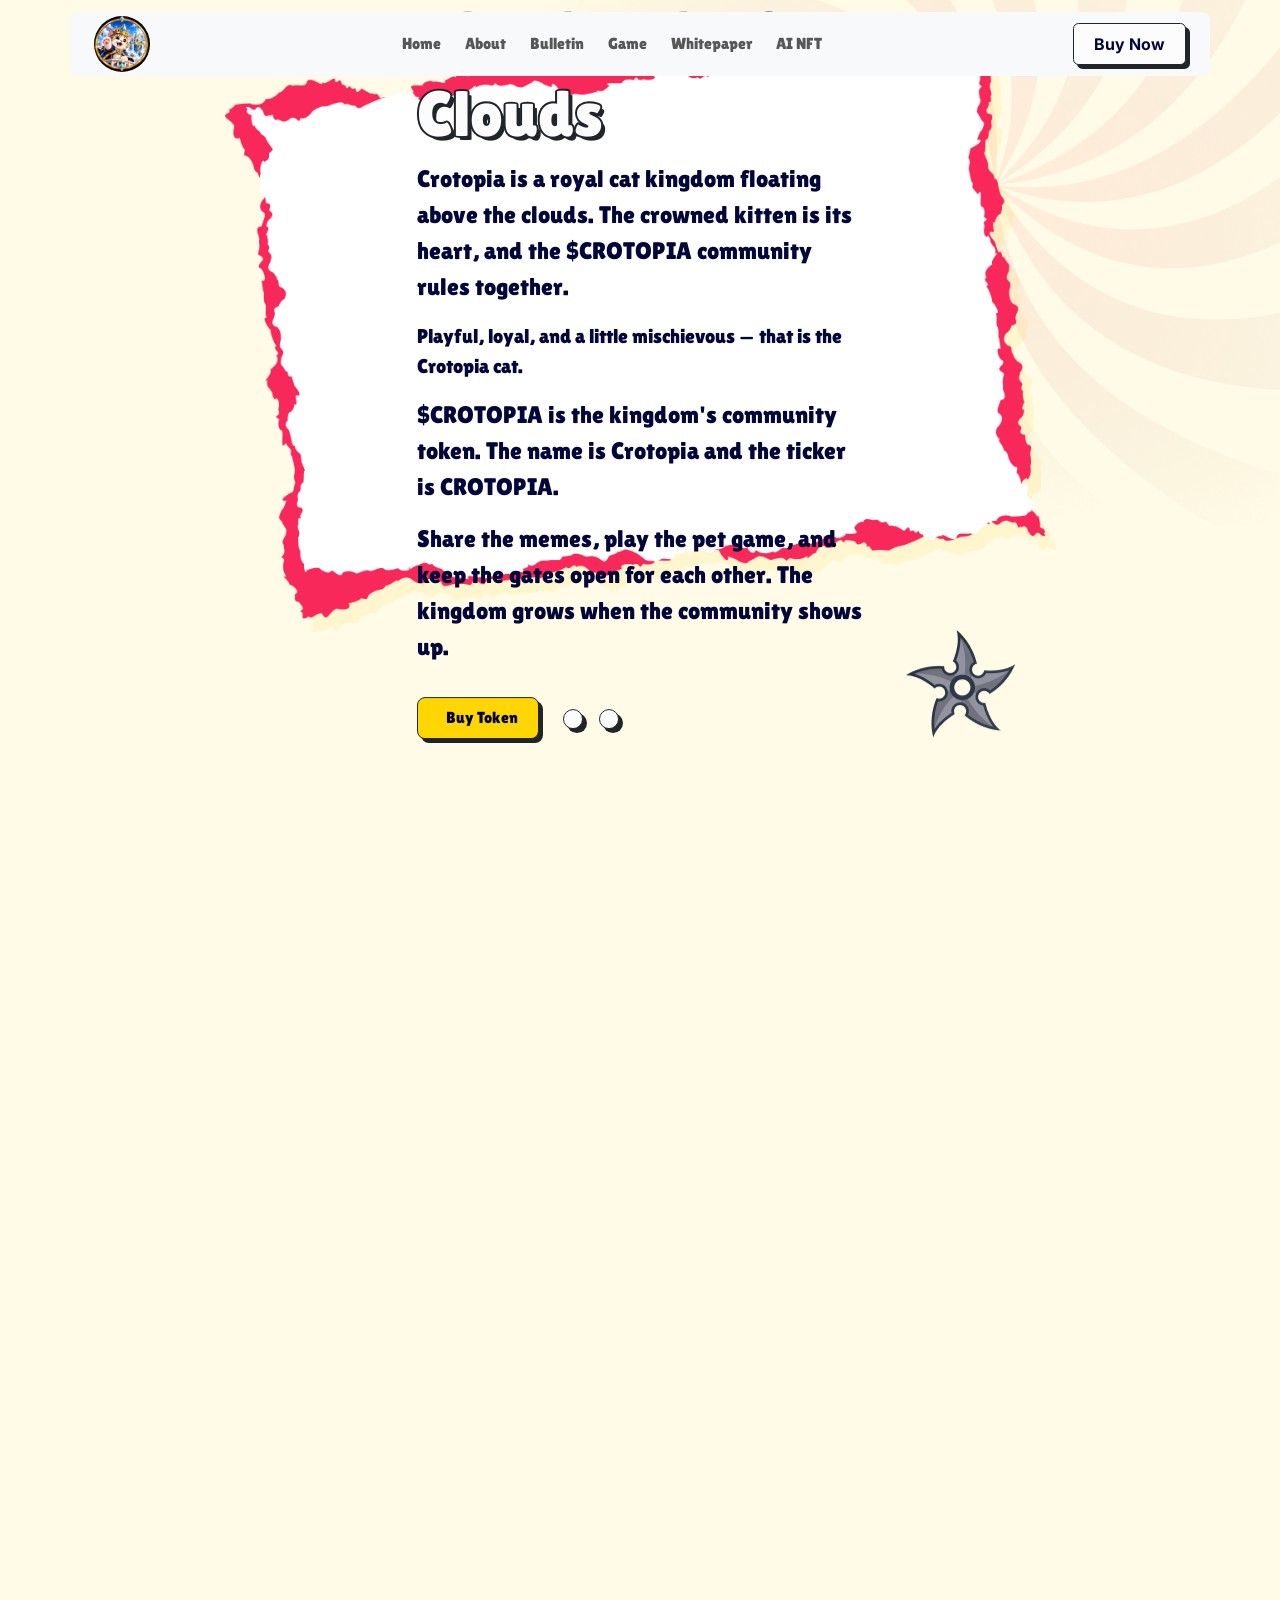
<file: about.html>
<!DOCTYPE html>
<html lang="en" data-bs-theme="light">

<head>
    <meta charset="utf-8">
    <meta name="viewport" content="width=device-width, initial-scale=1.0">
    <meta name="description" content="About Crotopia, the royal cat kingdom. Name Crotopia, ticker CROTOPIA.">
    <meta name="keywords" content="Crotopia, CROTOPIA, about, royal cat, kingdom, meme">
    <meta name="author" content="bplugins">
    <title>Crotopia — About</title>
    <link rel="icon" href="logo.png" type="image/png">
    <link rel="apple-touch-icon" href="logo.png">
    <link rel="stylesheet" href="static/css/bootstrap.css">
    <link rel="stylesheet" href="static/css/bootstrap-icons.css">
    <link rel="stylesheet" href="static/css/simplebar.css">
    <link rel="stylesheet" href="static/css/swiper-bundle.css">
    <link rel="stylesheet" href="static/css/ff-1.css">
    <link rel="stylesheet" href="static/css/ff-2.css">
    <link rel="stylesheet" href="static/css/style.css">
    <!-- Preload important images -->
    <link rel="preload" href="logo.png" as="image">
    <link rel="preload" href="logo.png" as="image">
</head>

<body class="bg-secondary-subtle overflow-x-hidden">
    <!-- Navbar  -->
    <nav class="navbar navbar-expand-lg primary-header primary-header--light primary-header--boxed primary-header--fixed top-3 primary-header-crossed:top-0 primary-header-crossed:full-light">
        <div class="container align-items-lg-center">
            <!-- Logo -->
            <a class="logo" href="index.html">
                <img src="logo.png" alt="image" class="logo__img logo__img--light">
            </a>
            <!-- Logo End-->
            <!-- Mobile Menu Toggler -->
            <button class="navbar-toggler border-0" type="button" data-bs-toggle="collapse" data-bs-target="#navbar0" aria-controls="navbar0" aria-expanded="false" aria-label="Toggle navigation">
                <iconify-icon icon="solar:hamburger-menu-line-duotone"></iconify-icon>
            </button>
            <!-- Mobile Menu Toggler End-->
            <!-- Menu -->
            <div class="collapse navbar-collapse" id="navbar0">
                <ul class="navbar-nav flex-grow-1 justify-content-center mx-lg-4 mb-2 mb-lg-0">
                    <li class="nav-item">
                        <a class="nav-link" aria-current="page" href="index.html">Home</a>
                    </li>
                    <li class="nav-item">
                        <a class="nav-link" aria-current="page" href="about.html">About</a>
                    </li>
                    <li class="nav-item">
                        <a class="nav-link" aria-current="page" href="contact.html">Bulletin</a>
                    </li>
                    <li class="nav-item">
                        <a class="nav-link" aria-current="page" href="game.html">Game</a>
                    </li>
                    <li class="nav-item">
                        <a class="nav-link" aria-current="page" href="whitepaper.html">Whitepaper</a>
                    </li>
                    <li class="nav-item">
                        <a class="nav-link" aria-current="page" href="nft.html">AI NFT</a>
                    </li>
                </ul>
                <div class="d-flex align-items-center gap-3 ms-lg-auto">
                    <a href="https://dexscreener.com/cronos/0xDc12283700576f722cf29Ef33625ccb6c6432ea5" class="btn btn-light fw-bold text-heading " target="_blank" rel="noopener"> Buy Now </a>
                </div>
            </div>
            <!-- Menu End -->
        </div>
    </nav>
    <!-- Navbar End -->
    <div id="smooth-wrapper">
        <div id="smooth-content">
            <!-- Banner -->
            <div class="banner bg-danger-emphasis">
                <div class="container">
                    <div class="row">
                        <div class="col-12">
                            <h2 class="h1 text-primary-subtle"> About Us </h2>
                            <nav>
                                <ol class="breadcrumb breadcrumb-modifier">
                                    <li class="breadcrumb-item">
                                        <a href="index.html" class="link fs-14 text-secondary"> Home </a>
                                    </li>
                                    <li class="breadcrumb-item active fs-14"> About </li>
                                </ol>
                            </nav>
                        </div>
                    </div>
                </div>
                <img src="static/picture/hero-bg-2.png" alt="" class="img-fluid w-100 position-absolute start-0 bottom-0 z-n1 pointer-none opacity-50">
                <img src="logo.png" alt="Crotopia" class="banner-character">
            </div>
            <!-- Banner End -->
            <!-- About Us -->
            <div class="section-space-y position-relative z-1">
                <div class="container">
                    <div class="row justify-content-center">
                        <div class="col-lg-9">
                            <div class="about-card-1 section-space-y">
                                <h2 class="h1 text-light text-stroke text-shadow">Crotopia! The Kingdom in the Clouds</h2>
                                <p class="mb-4 fs-24 text-heading">Crotopia is a royal cat kingdom floating above the clouds. The crowned kitten is its heart, and the $CROTOPIA community rules together.</p>
                                <p class="mb-4 fs-20 text-heading">Playful, loyal, and a little mischievous — that is the Crotopia cat.</p>
                                <p class="mb-4 fs-24 text-heading">$CROTOPIA is the kingdom's community token. The name is Crotopia and the ticker is CROTOPIA.</p>
                                <p class="mb-8 fs-24 text-heading">Share the memes, play the pet game, and keep the gates open for each other. The kingdom grows when the community shows up.</p>
                                <div class="d-flex align-items-center flex-wrap gap-6">
                                    <a href="https://dexscreener.com/cronos/0xDc12283700576f722cf29Ef33625ccb6c6432ea5" class="btn btn-secondary text-heading align-items-center rounded" target="_blank" rel="noopener">
                                        <iconify-icon icon="ic:twotone-thumb-up-off-alt"></iconify-icon>
                                        <span class="d-inline-block ff-1">Buy Token</span>
                                    </a>
                                    <ul class="list list-row align-items-center flex-wrap gap-4">
                                        <li>
                                            <a href="https://x.com/crotopiaonx" class="btn btn-icon btn-light rounded-circle" target="_blank" rel="noopener">
                                                <iconify-icon icon="prime:twitter"></iconify-icon>
                                            </a>
                                        </li>
                                        <li>
                                            <a href="#" class="btn btn-icon btn-light rounded-circle">
                                                <iconify-icon icon="ic:baseline-telegram"></iconify-icon>
                                            </a>
                                        </li>
                                    </ul>
                                </div>
                                <img src="static/picture/about-card-element-1.png" alt="image" class="img-fluid about-card-1__element about-card-1__element--1">
                                <img src="static/picture/about-card-element-2.png" alt="image" class="img-fluid about-card-1__element about-card-1__element--2">
                                <img src="static/picture/hero-element-14.png" alt="image" class="img-fluid d-none d-lg-block position-absolute end-10 bottom-25">
                            </div>
                        </div>
                    </div>
                </div>
                <img src="static/picture/about-img-3.png" alt="image" class="img-fluid d-none d-md-block position-absolute top-0 end-0 z-n2 pointer-none">
                <img src="static/picture/hero-element-14.png" alt="image" class="img-fluid d-none d-lg-block position-absolute start-25 top-25 z-n1 pointer-none">
            </div>
            <!-- About Us End -->
            <!-- Ticker -->
            <div class="py-4 bg-secondary border-top border-bottom border-2x border-dark">
                <div class="container-fluid p-0">
                    <div class="row g-0">
                        <div class="col-12">
                            <div class="scroller-x" data-speed="slow" data-direction="left">
                                <ul class="list list-row align-items-center gap-4 scroller-x__list">
                                    <li>
                                        <img src="logo.png" alt="Crotopia" class="img-fluid" style="height:48px;width:48px;object-fit:cover;border-radius:50%">
                                    </li>
                                    <li>
                                        <h4 class="mb-0 text-dark">CROTOPIA COMMUNITY</h4>
                                    </li>
                                    <li>
                                        <img src="logo.png" alt="Crotopia" class="img-fluid" style="height:48px;width:48px;object-fit:cover;border-radius:50%">
                                    </li>
                                    <li>
                                        <h4 class="mb-0 text-primary text-stroke text-shadow"> Crotopia 👑 Royal Cat Kingdom </h4>
                                    </li>
                                    <li>
                                        <img src="logo.png" alt="Crotopia" class="img-fluid" style="height:48px;width:48px;object-fit:cover;border-radius:50%">
                                    </li>
                                    <li>
                                        <h4 class="mb-0 text-dark">CROTOPIA COMMUNITY</h4>
                                    </li>
                                    <li>
                                        <img src="logo.png" alt="Crotopia" class="img-fluid" style="height:48px;width:48px;object-fit:cover;border-radius:50%">
                                    </li>
                                    <li>
                                        <h4 class="mb-0 text-primary text-stroke text-shadow"> Crotopia 👑 Royal Cat Kingdom </h4>
                                    </li>
                                    <li>
                                        <img src="logo.png" alt="Crotopia" class="img-fluid" style="height:48px;width:48px;object-fit:cover;border-radius:50%">
                                    </li>
                                    <li>
                                        <h4 class="mb-0 text-dark">CROTOPIA COMMUNITY</h4>
                                    </li>
                                    <li>
                                        <img src="logo.png" alt="Crotopia" class="img-fluid" style="height:48px;width:48px;object-fit:cover;border-radius:50%">
                                    </li>
                                    <li>
                                        <h4 class="mb-0 text-primary text-stroke text-shadow"> Crotopia 👑 Royal Cat Kingdom </h4>
                                    </li>
                                </ul>
                            </div>
                        </div>
                    </div>
                </div>
            </div>
            <!-- Ticker End -->
            <!-- FAQ Section -->
            <div class="section-space-y position-relative z-1">
                <div class="section-space-md-bottom">
                    <div class="container">
                        <div class="row">
                            <div class="col-12">
                                <h2 class="mb-0 text-center text-light text-stroke-md text-shadow-md fs-6vw"> FAQ </h2>
                            </div>
                        </div>
                    </div>
                </div>
                <div class="container">
                    <div class="row g-4">
                        <div class="col-lg-6">
                            <div class="accordion accordion-connected accordion-separate" id="faqOne">
                                <div class="accordion-item shadow-sharp-md">
                                    <h2 class="accordion-header">
                                        <button class="accordion-button collapsed" type="button" data-bs-toggle="collapse" data-bs-target="#faqOneA" aria-expanded="true" aria-controls="faqOneA">
                                            <span class="accordion-button__title"> What is Crotopia? </span>
                                        </button>
                                    </h2>
                                    <div id="faqOneA" class="accordion-collapse collapse" data-bs-parent="#faqOne">
                                        <div class="accordion-body"> Crotopia is a royal cat kingdom in the clouds and a community meme token. The name is Crotopia and the ticker is $CROTOPIA. The crowned kitten, the floating castles, and the meme gallery are the heart of the project. </div>
                                    </div>
                                </div>
                                <div class="accordion-item shadow-sharp-md">
                                    <h2 class="accordion-header">
                                        <button class="accordion-button collapsed" type="button" data-bs-toggle="collapse" data-bs-target="#faqOneB" aria-expanded="false" aria-controls="faqOneB">
                                            <span class="accordion-button__title"> How does the tokenomics work? </span>
                                        </button>
                                    </h2>
                                    <div id="faqOneB" class="accordion-collapse collapse" data-bs-parent="#faqOne">
                                        <div class="accordion-body"> $CROTOPIA is presented with a 7% transaction tax: 1% liquidity, 2% buyback and burn, 2% marketing, and 2% for the kingdom and community. Total supply is 1 quadrillion, with a burn design that reduces supply over time. </div>
                                    </div>
                                </div>
                                <div class="accordion-item shadow-sharp-md">
                                    <h2 class="accordion-header">
                                        <button class="accordion-button collapsed" type="button" data-bs-toggle="collapse" data-bs-target="#faqOneC" aria-expanded="false" aria-controls="faqOneC">
                                            <span class="accordion-button__title"> How can I buy CROTOPIA? </span>
                                        </button>
                                    </h2>
                                    <div id="faqOneC" class="accordion-collapse collapse" data-bs-parent="#faqOne">
                                        <div class="accordion-body"> The contract address is 0xDc12283700576f722cf29Ef33625ccb6c6432ea5. Confirm that address on this site before every trade. </div>
                                    </div>
                                </div>
                                <div class="accordion-item shadow-sharp-md">
                                    <h2 class="accordion-header">
                                        <button class="accordion-button collapsed" type="button" data-bs-toggle="collapse" data-bs-target="#faqOneD" aria-expanded="false" aria-controls="faqOneD">
                                            <span class="accordion-button__title"> What is the kingdom fund for? </span>
                                        </button>
                                    </h2>
                                    <div id="faqOneD" class="accordion-collapse collapse" data-bs-parent="#faqOne">
                                        <div class="accordion-body"> 2% of each transaction is set aside for the kingdom: community events, meme campaigns, and the world around the crowned cat. </div>
                                    </div>
                                </div>
                            </div>
                        </div>
                        <div class="col-lg-6">
                            <div class="accordion accordion-connected accordion-separate" id="faqTwo">
                                <div class="accordion-item shadow-sharp-md">
                                    <h2 class="accordion-header">
                                        <button class="accordion-button collapsed" type="button" data-bs-toggle="collapse" data-bs-target="#faqTwoA" aria-expanded="true" aria-controls="faqTwoA">
                                            <span class="accordion-button__title"> How can I join Crotopia? </span>
                                        </button>
                                    </h2>
                                    <div id="faqTwoA" class="accordion-collapse collapse" data-bs-parent="#faqTwo">
                                        <div class="accordion-body"> Use the social buttons on this site as official channels are announced. Share the memes and play the Crotopia pet game while you are here. </div>
                                    </div>
                                </div>
                                <div class="accordion-item shadow-sharp-md">
                                    <h2 class="accordion-header">
                                        <button class="accordion-button collapsed" type="button" data-bs-toggle="collapse" data-bs-target="#faqTwoB" aria-expanded="false" aria-controls="faqTwoB">
                                            <span class="accordion-button__title"> Is Crotopia safe? </span>
                                        </button>
                                    </h2>
                                    <div id="faqTwoB" class="accordion-collapse collapse" data-bs-parent="#faqTwo">
                                        <div class="accordion-body"> Treat every meme token as risky. Crotopia will never ask for your seed phrase. Read contract 0xDc12283700576f722cf29Ef33625ccb6c6432ea5 yourself before you buy. </div>
                                    </div>
                                </div>
                                <div class="accordion-item shadow-sharp-md">
                                    <h2 class="accordion-header">
                                        <button class="accordion-button collapsed" type="button" data-bs-toggle="collapse" data-bs-target="#faqTwoC" aria-expanded="false" aria-controls="faqTwoC">
                                            <span class="accordion-button__title"> What is next for Crotopia? </span>
                                        </button>
                                    </h2>
                                    <div id="faqTwoC" class="accordion-collapse collapse" data-bs-parent="#faqTwo">
                                        <div class="accordion-body"> The roadmap covers the website and art, the pet game, the royal gallery, community growth, and later trading tools. Listings come only when the kingdom is ready. </div>
                                    </div>
                                </div>
                                <div class="accordion-item shadow-sharp-md">
                                    <h2 class="accordion-header">
                                        <button class="accordion-button collapsed" type="button" data-bs-toggle="collapse" data-bs-target="#faqTwoD" aria-expanded="false" aria-controls="faqTwoD">
                                            <span class="accordion-button__title"> What makes Crotopia different? </span>
                                        </button>
                                    </h2>
                                    <div id="faqTwoD" class="accordion-collapse collapse" data-bs-parent="#faqTwo">
                                        <div class="accordion-body"> Crotopia is built around one character and one kingdom: a crowned cat above the clouds. The site, memes, game, and gallery all share that same world. </div>
                                    </div>
                                </div>
                            </div>
                        </div>
                    </div>
                </div>
            </div>
            <!-- FAQ Section End -->
            <!-- Footer -->
            <div class="footer-1 section-space-top">
                <div class="container">
                    <div class="row">
                        <div class="col-12">
                            <div class="section-space-xsm-bottom bg-light rounded-top-5 px-4 px-sm-6 px-lg-12 px-xl-10 px-xxl-12">
                                <div class="section-space-md-y">
                                    <h2 class="mb-0 text-center text-danger text-stroke text-shadow fs-6vw"> CROTOPIA </h2>
                                </div>
                                <div class="row g-4">
                                    <div class="col-xl-8">
                                        <div class="row g-4">
                                            <div class="col-md-5">
                                                <a class="logo d-inline-block mb-4" href="index.html">
                                                    <img src="logo.png" alt="image" class="logo__img logo__img--light">
                                                </a>
                                                <p class="mb-6 text-heading"> Trading cryptocurrencies is highly speculative, carries a high level of risk </p>
                                                <ul class="list list-row align-items-center flex-wrap gap-4">
                                                    <li>
                                                        <a href="https://x.com/crotopiaonx" class="btn btn-icon btn-light rounded-circle" target="_blank" rel="noopener">
                                                            <iconify-icon icon="prime:twitter"></iconify-icon>
                                                        </a>
                                                    </li>
                                                    <li>
                                                        <a href="#" class="btn btn-icon btn-light rounded-circle">
                                                            <iconify-icon icon="ic:baseline-telegram"></iconify-icon>
                                                        </a>
                                                    </li>
                                                </ul>
                                            </div>
                                            <div class="col-md-4">
                                                <h5 class="text-heading">QUICK LINKS</h5>
                                                <ul class="list gap-2">
                                                    <li>
                                                        <a href="index.html" class="link d-inline-block text-heading hover:text-danger"> HOME </a>
                                                    </li>
                                                    <li>
                                                        <a href="about.html" class="link d-inline-block text-heading hover:text-danger"> ABOUT US </a>
                                                    </li>
                                                    <li>
                                                        <a href="whitepaper.html" class="link d-inline-block text-heading hover:text-danger"> WHITEPAPER </a>
                                                    </li>
                                                    <li>
                                                        <a href="contact.html" class="link d-inline-block text-heading hover:text-danger"> CONTACT </a>
                                                    </li>
                                                </ul>
                                            </div>
                                            <div class="col-md-3">
                                                <h5 class="text-heading">CONTACT</h5>
                                                <ul class="list gap-2">
                                                    <li>
                                                        <div class="d-flex align-items-center gap-2">
                                                            <iconify-icon icon="akar-icons:location" class="flex-shrink-0 fs-24"></iconify-icon>
                                                            <p class="mb-0 text-heading"> Crotopia </p>
                                                        </div>
                                                    </li>
                                                    <li>
                                                        <div class="d-flex align-items-center gap-2">
                                                            <iconify-icon icon="mynaui:telephone-call" class="flex-shrink-0 fs-24"></iconify-icon>
                                                            <p class="mb-0 text-heading" style="word-break:break-all"> 0xDc12283700576f722cf29Ef33625ccb6c6432ea5 </p>
                                                        </div>
                                                    </li>
                                                    <li>
                                                        <div class="d-flex align-items-center gap-2">
                                                            <iconify-icon icon="basil:envelope-outline" class="flex-shrink-0 fs-24"></iconify-icon>
                                                            <p class="mb-0 text-heading"> <a href="/cdn-cgi/l/email-protection" class="__cf_email__" data-cfemail="43212d21372a2426317171727003242e222a2f6d202c2e">[email&#160;protected]</a> </p>
                                                        </div>
                                                    </li>
                                                </ul>
                                            </div>
                                        </div>
                                    </div>
                                    <div class="col-xl-4">
                                        <div class="p-8 rounded-4 bg-danger-subtle">
                                            <h5 class="text-heading">DON'T MISS CROTOPIA NEWS</h5>
                                            <div class="d-flex align-items-center p-2 rounded bg-light border border-1x border-dark shadow-sharp max-text-14">
                                                <input type="text" class="form-control form-control-sm border-0 text-dark fs-18" placeholder="ENTER YOUR EMAIL">
                                                <button type="button" class="btn btn-sm btn-secondary ff-1"> SUBSCRIBE </button>
                                            </div>
                                        </div>
                                    </div>
                                </div>
                                <hr class="my-6">
                                <div class="row g-4 justify-content-center align-items-center">
                                    <div class="col-lg-5">
                                        <p class="mb-0 fs-18 text-dark text-center text-lg-start"> &copy; Crotopia 2026. All rights reserved </p>
                                    </div>
                                    <div class="col-lg-7">
                                        <ul class="list list-row gap-4 flex-wrap justify-content-center justify-content-lg-end">
                                        </ul>
                                    </div>
                                </div>
                            </div>
                        </div>
                    </div>
                </div>
            </div>
            <!-- Footer End -->
        </div>
    </div>
    <!-- Scripts -->
    <script data-cfasync="false" src="/cdn-cgi/scripts/5c5dd728/cloudflare-static/email-decode.min.js"></script><script src="static/js/bootstrap.bundle.js"></script>
    <script src="static/js/iconify.js"></script>
    <script src="static/js/simplebar.js"></script>
    <script src="static/js/gsap.min.js"></script>
    <script src="static/js/ScrollSmoother.min.js"></script>
    <script src="static/js/ScrollTrigger.min.js"></script>
    <script src="static/js/SplitText.min.js"></script>
    <script src="static/js/Flip.min.js"></script>
    <script src="static/js/app.js"></script>
    
    <!-- Custom Video Preloader Styles -->
    <style>
        /* Enhanced video preloader */
        .preloader {
            background: #000000;
            position: fixed;
            top: 0;
            left: 0;
            width: 100%;
            height: 100%;
            z-index: 9999;
            display: flex;
            align-items: center;
            justify-content: center;
            overflow: hidden;
        }
        
        .preloader-content {
            position: relative;
            display: flex;
            flex-direction: column;
            align-items: center;
            justify-content: center;
            text-align: center;
            z-index: 2;
        }
        
        .preloader-video {
            width: 400px;
            height: 400px;
            object-fit: cover;
            border-radius: 50%;
            animation: videoFloat 4s ease-in-out infinite;
        }
        
        .preloader-logo {
            width: 400px;
            height: 400px;
            object-fit: cover;
            border-radius: 50%;
            animation: videoFloat 4s ease-in-out infinite;
        }
        
        .preloader-text {
            margin-top: 30px;
            opacity: 0;
            animation: textFadeIn 2s ease-in-out 0.5s forwards;
        }
        
        .preloader-text h2 {
            font-size: 2.5rem;
            margin-bottom: 10px;
            text-shadow: 2px 2px 4px rgba(0,0,0,0.8);
        }
        
        .preloader-text p {
            font-size: 1.2rem;
            margin-bottom: 20px;
            opacity: 0.9;
        }
        
        .loading-dots {
            display: flex;
            justify-content: center;
            gap: 8px;
        }
        
        .loading-dots span {
            width: 12px;
            height: 12px;
            background: #ffc107;
            border-radius: 50%;
            animation: dotBounce 1.4s ease-in-out infinite both;
            box-shadow: 0 0 10px rgba(255, 193, 7, 0.8);
        }
        
        .loading-dots span:nth-child(1) { animation-delay: -0.32s; }
        .loading-dots span:nth-child(2) { animation-delay: -0.16s; }
        .loading-dots span:nth-child(3) { animation-delay: 0s; }
        
        
        @keyframes videoFloat {
            0%, 100% {
                transform: translateY(0px) scale(1);
            }
            50% {
                transform: translateY(-20px) scale(1.05);
            }
        }
        
        @keyframes textFadeIn {
            0% {
                opacity: 0;
                transform: translateY(30px);
            }
            100% {
                opacity: 1;
                transform: translateY(0);
            }
        }
        
        @keyframes dotBounce {
            0%, 80%, 100% {
                transform: scale(0.8);
                opacity: 0.5;
            }
            40% {
                transform: scale(1.2);
                opacity: 1;
            }
        }
        
        /* Responsive design */
        @media (max-width: 768px) {
            .preloader-video, .preloader-logo {
                width: 300px;
                height: 300px;
            }
            
            .preloader-text h2 {
                font-size: 2rem;
            }
            
            .preloader-text p {
                font-size: 1rem;
            }
        }
        
        @media (max-width: 480px) {
            .preloader-video, .preloader-logo {
                width: 250px;
                height: 250px;
            }
            
            .preloader-text h2 {
                font-size: 1.8rem;
            }
        }
        
        /* Preloader fade out */
        .preloader.fade-out {
            opacity: 0;
            visibility: hidden;
            transition: opacity 0.8s ease-out, visibility 0.8s ease-out;
        }
    </style>
</body>

</html>
</file>
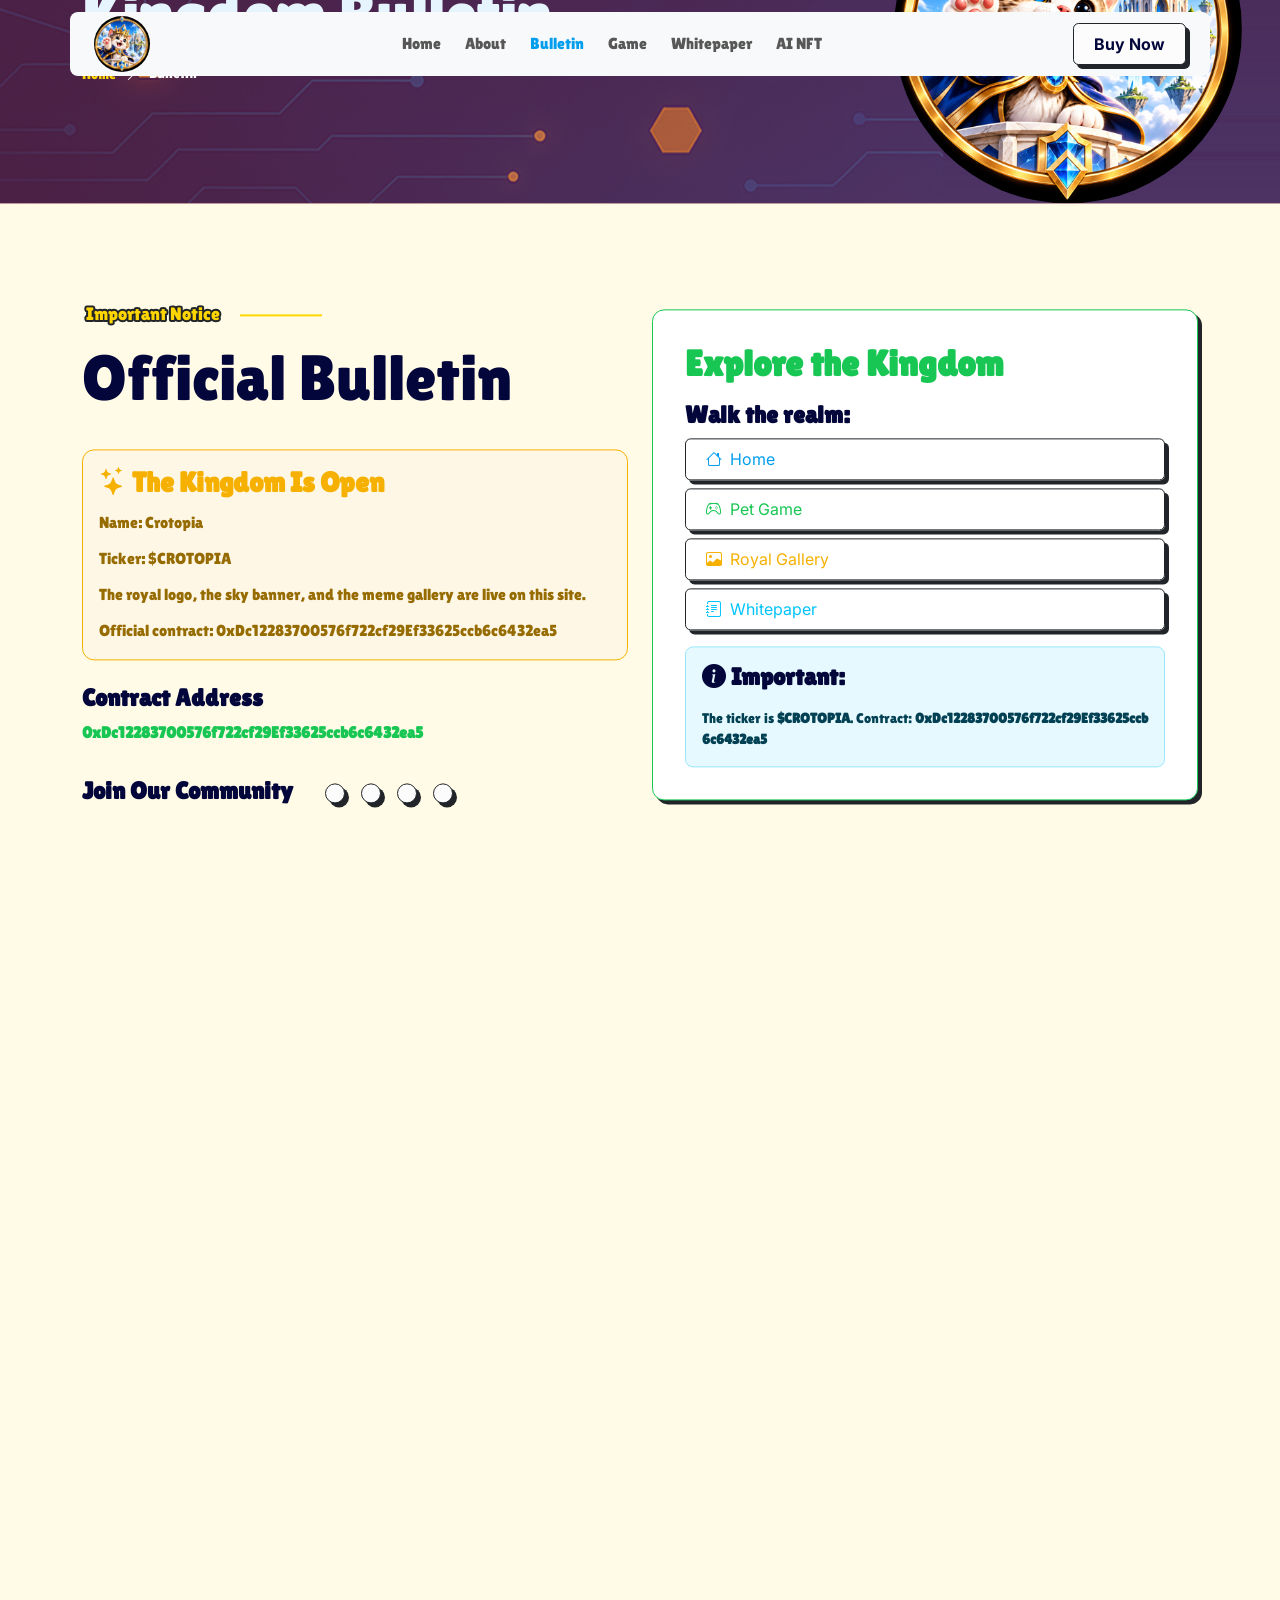
<file: contact.html>
<!DOCTYPE html>
<html lang="en" data-bs-theme="light">

<head>
    <meta charset="utf-8">
    <meta name="viewport" content="width=device-width, initial-scale=1.0">
    <meta name="description" content="Crotopia bulletin. Name Crotopia, ticker CROTOPIA. Contract updates will be posted here.">
    <meta name="keywords" content="Crotopia, CROTOPIA, bulletin, announcement, royal cat, kingdom">
    <meta name="author" content="bplugins">
    <title>Crotopia — Bulletin</title>
    <link rel="icon" href="logo.png" type="image/png">
    <link rel="apple-touch-icon" href="logo.png">
    <link rel="stylesheet" href="static/css/bootstrap.css">
    <link rel="stylesheet" href="static/css/bootstrap-icons.css">
    <link rel="stylesheet" href="static/css/simplebar.css">
    <link rel="stylesheet" href="static/css/swiper-bundle.css">
    <link rel="stylesheet" href="static/css/ff-1.css">
    <link rel="stylesheet" href="static/css/ff-2.css">
    <link rel="stylesheet" href="static/css/style.css">
    <!-- Preload important images -->
    <link rel="preload" href="logo.png" as="image">
    <link rel="preload" href="logo.png" as="image">
</head>

<body class="bg-secondary-subtle overflow-x-hidden">
    <!-- Navbar  -->
    <nav class="navbar navbar-expand-lg primary-header primary-header--light primary-header--boxed primary-header--fixed top-3 primary-header-crossed:top-0 primary-header-crossed:full-light">
        <div class="container align-items-lg-center">
            <!-- Logo -->
            <a class="logo" href="index.html">
                <img src="logo.png" alt="image" class="logo__img logo__img--light">
            </a>
            <!-- Logo End-->
            <!-- Mobile Menu Toggler -->
            <button class="navbar-toggler border-0" type="button" data-bs-toggle="collapse" data-bs-target="#navbar0" aria-controls="navbar0" aria-expanded="false" aria-label="Toggle navigation">
                <iconify-icon icon="solar:hamburger-menu-line-duotone"></iconify-icon>
            </button>
            <!-- Mobile Menu Toggler End-->
            <!-- Menu -->
            <div class="collapse navbar-collapse" id="navbar0">
                <ul class="navbar-nav flex-grow-1 justify-content-center mx-lg-4 mb-2 mb-lg-0">
                    <li class="nav-item">
                        <a class="nav-link" aria-current="page" href="index.html">Home</a>
                    </li>
                    <li class="nav-item">
                        <a class="nav-link" aria-current="page" href="about.html">About</a>
                    </li>
                    <li class="nav-item">
                        <a class="nav-link active" aria-current="page" href="contact.html">Bulletin</a>
                    </li>
                    <li class="nav-item">
                        <a class="nav-link" aria-current="page" href="game.html">Game</a>
                    </li>
                    <li class="nav-item">
                        <a class="nav-link" aria-current="page" href="whitepaper.html">Whitepaper</a>
                    </li>
                    <li class="nav-item">
                        <a class="nav-link" aria-current="page" href="nft.html">AI NFT</a>
                    </li>
                </ul>
                <div class="d-flex align-items-center gap-3 ms-lg-auto">
                    <a href="https://dexscreener.com/cronos/0xDc12283700576f722cf29Ef33625ccb6c6432ea5" class="btn btn-light fw-bold text-heading " target="_blank" rel="noopener"> Buy Now </a>
                </div>
            </div>
            <!-- Menu End -->
        </div>
    </nav>
    <!-- Navbar End -->
    <div id="smooth-wrapper">
        <div id="smooth-content">
            <!-- Banner -->
            <div class="banner bg-danger-emphasis">
                <div class="container">
                    <div class="row">
                        <div class="col-12">
                            <h2 class="h1 text-primary-subtle"> Kingdom Bulletin </h2>
                            <nav>
                                <ol class="breadcrumb breadcrumb-modifier">
                                    <li class="breadcrumb-item">
                                        <a href="index.html" class="link fs-14 text-secondary"> Home </a>
                                    </li>
                                    <li class="breadcrumb-item active fs-14"> Bulletin </li>
                                </ol>
                            </nav>
                        </div>
                    </div>
                </div>
                <img src="static/picture/hero-bg-2.png" alt="" class="img-fluid w-100 position-absolute start-0 bottom-0 z-n1 pointer-none opacity-50">
                <img src="logo.png" alt="Crotopia" class="banner-character">
            </div>
            <!-- Banner End -->
            <!-- Contact Section -->
            <div class="contact-section section-space-y">
                <div class="container">
                    <div class="row g-4 align-items-center">
                        <div class="col-lg-6">
                            <div class="section-space-xsm-bottom">
                                <div class="mb-3 overflow-hidden max-text-6">
                                    <span class="text-splash text-splash--2x text-splash--secondary position-relative d-inline-block text-secondary text-stroke px-1 fs-18"> Important Notice </span>
                                </div>
                                <h2 class="h1 mb-0">Official Bulletin</h2>
                            </div>
                            <div class="section-space-xsm-bottom">
                                <div class="alert alert-warning border border-warning rounded-3 p-4 mb-6">
                                    <h5 class="text-warning mb-3"><i class="bi bi-stars"></i> The Kingdom Is Open</h5>
                                    <p class="mb-3">Name: Crotopia</p>
                                    <p class="mb-3">Ticker: $CROTOPIA</p>
                                    <p class="mb-3">The royal logo, the sky banner, and the meme gallery are live on this site.</p>
                                    <p class="mb-0" style="word-break:break-all">Official contract: 0xDc12283700576f722cf29Ef33625ccb6c6432ea5</p>
                                </div>
                                <h6 class="mb-2">Contract Address</h6>
                                <span class="d-block text-success fw-bold" style="word-break:break-all"> 0xDc12283700576f722cf29Ef33625ccb6c6432ea5 </span>
                            </div>
                            <div class="d-flex align-items-center row-gap-3 column-gap-8 flex-wrap">
                                <h6 class="mb-0">Join Our Community</h6>
                                <ul class="list list-row align-items-center flex-wrap gap-4">
                                    <li>
                                        <a href="https://x.com/crotopiaonx" class="btn btn-icon btn-light hover:bg-secondary rounded-circle" target="_blank" rel="noopener">
                                            <iconify-icon icon="prime:twitter"></iconify-icon>
                                        </a>
                                    </li>
                                    <li>
                                        <a href="#" class="btn btn-icon btn-light hover:bg-secondary rounded-circle">
                                            <iconify-icon icon="ic:baseline-telegram"></iconify-icon>
                                        </a>
                                    </li>
                                    <li>
                                        <a href="#" class="btn btn-icon btn-light hover:bg-secondary rounded-circle">
                                            <iconify-icon icon="ic:baseline-telegram"></iconify-icon>
                                        </a>
                                    </li>
                                    <li>
                                        <a href="#" class="btn btn-icon btn-light hover:bg-secondary rounded-circle">
                                            <iconify-icon icon="material-symbols:campaign"></iconify-icon>
                                        </a>
                                    </li>
                                </ul>
                            </div>
                        </div>
                        <div class="col-lg-6">
                            <div class="rounded-3 bg-body p-4 p-md-8 border border-success shadow-sharp">
                                <h4 class="text-success mb-4">Explore the Kingdom</h4>
                                <div class="mb-4">
                                    <h6 class="mb-2">Walk the realm:</h6>
                                    <div class="d-flex flex-column gap-2">
                                        <a href="index.html" class="btn btn-outline-primary">
                                            <i class="bi bi-house"></i> Home
                                        </a>
                                        <a href="game.html" class="btn btn-outline-success">
                                            <i class="bi bi-controller"></i> Pet Game
                                        </a>
                                        <a href="nft.html" class="btn btn-outline-warning">
                                            <i class="bi bi-image"></i> Royal Gallery
                                        </a>
                                        <a href="whitepaper.html" class="btn btn-outline-info">
                                            <i class="bi bi-journal-text"></i> Whitepaper
                                        </a>
                                    </div>
                                </div>
                                <div class="alert alert-info">
                                    <h6><i class="bi bi-info-circle-fill"></i> Important:</h6>
                                    <p class="mb-0 small" style="word-break:break-all">The ticker is <strong>$CROTOPIA</strong>. Contract: <strong>0xDc12283700576f722cf29Ef33625ccb6c6432ea5</strong></p>
                                </div>
                            </div>
                        </div>
                    </div>
                </div>
            </div>
            <!-- Contact Section End -->
            <!-- Footer -->
            <div class="footer-1 section-space-top">
                <div class="container">
                    <div class="row">
                        <div class="col-12">
                            <div class="section-space-xsm-bottom bg-light rounded-top-5 px-4 px-sm-6 px-lg-12 px-xl-10 px-xxl-12">
                                <div class="section-space-md-y">
                                    <h2 class="mb-0 text-center text-danger text-stroke text-shadow fs-6vw"> CROTOPIA </h2>
                                </div>
                                <div class="row g-4">
                                    <div class="col-xl-8">
                                        <div class="row g-4">
                                            <div class="col-md-5">
                                                <a class="logo d-inline-block mb-4" href="index.html">
                                                    <img src="logo.png" alt="image" class="logo__img logo__img--light">
                                                </a>
                                                <p class="mb-6 text-heading"> Trading cryptocurrencies is highly speculative, carries a high level of risk </p>
                                                <ul class="list list-row align-items-center flex-wrap gap-4">
                                                    <li>
                                                        <a href="https://x.com/crotopiaonx" class="btn btn-icon btn-light rounded-circle" target="_blank" rel="noopener">
                                                            <iconify-icon icon="prime:twitter"></iconify-icon>
                                                        </a>
                                                    </li>
                                                    <li>
                                                        <a href="#" class="btn btn-icon btn-light rounded-circle">
                                                            <iconify-icon icon="ic:baseline-telegram"></iconify-icon>
                                                        </a>
                                                    </li>
                                                </ul>
                                            </div>
                                            <div class="col-md-4">
                                                <h5 class="text-heading">QUICK LINKS</h5>
                                                <ul class="list gap-2">
                                                    <li>
                                                        <a href="index.html" class="link d-inline-block text-heading hover:text-danger"> HOME </a>
                                                    </li>
                                                    <li>
                                                        <a href="about.html" class="link d-inline-block text-heading hover:text-danger"> ABOUT US </a>
                                                    </li>
                                                    <li>
                                                        <a href="whitepaper.html" class="link d-inline-block text-heading hover:text-danger"> WHITEPAPER </a>
                                                    </li>
                                                    <li>
                                                        <a href="contact.html" class="link d-inline-block text-heading hover:text-danger"> CONTACT </a>
                                                    </li>
                                                </ul>
                                            </div>
                                            <div class="col-md-3">
                                                <h5 class="text-heading">CONTACT</h5>
                                                <ul class="list gap-2">
                                                    <li>
                                                        <div class="d-flex align-items-center gap-2">
                                                            <iconify-icon icon="akar-icons:location" class="flex-shrink-0 fs-24"></iconify-icon>
                                                            <p class="mb-0 text-heading"> Crotopia </p>
                                                        </div>
                                                    </li>
                                                    <li>
                                                        <div class="d-flex align-items-center gap-2">
                                                            <iconify-icon icon="mynaui:telephone-call" class="flex-shrink-0 fs-24"></iconify-icon>
                                                            <p class="mb-0 text-heading" style="word-break:break-all"> 0xDc12283700576f722cf29Ef33625ccb6c6432ea5 </p>
                                                        </div>
                                                    </li>
                                                    <li>
                                                        <div class="d-flex align-items-center gap-2">
                                                            <iconify-icon icon="basil:envelope-outline" class="flex-shrink-0 fs-24"></iconify-icon>
                                                            <p class="mb-0 text-heading"> <a href="/cdn-cgi/l/email-protection" class="__cf_email__" data-cfemail="5b3935392f323c3e2969696a681b3c363a323775383436">[email&#160;protected]</a> </p>
                                                        </div>
                                                    </li>
                                                </ul>
                                            </div>
                                        </div>
                                    </div>
                                    <div class="col-xl-4">
                                        <div class="p-8 rounded-4 bg-danger-subtle">
                                            <h5 class="text-heading">DON'T MISS CROTOPIA NEWS</h5>
                                            <div class="d-flex align-items-center p-2 rounded bg-light border border-1x border-dark shadow-sharp max-text-14">
                                                <input type="text" class="form-control form-control-sm border-0 text-dark fs-18" placeholder="ENTER YOUR EMAIL">
                                                <button type="button" class="btn btn-sm btn-secondary ff-1"> SUBSCRIBE </button>
                                            </div>
                                        </div>
                                    </div>
                                </div>
                                <hr class="my-6">
                                <div class="row g-4 justify-content-center align-items-center">
                                    <div class="col-lg-5">
                                        <p class="mb-0 fs-18 text-dark text-center text-lg-start"> &copy; Crotopia 2026. All rights reserved </p>
                                    </div>
                                    <div class="col-lg-7">
                                        <ul class="list list-row gap-4 flex-wrap justify-content-center justify-content-lg-end">
                                        </ul>
                                    </div>
                                </div>
                            </div>
                        </div>
                    </div>
                </div>
            </div>
            <!-- Footer End -->
        </div>
    </div>
    <!-- Scripts -->
    <script data-cfasync="false" src="/cdn-cgi/scripts/5c5dd728/cloudflare-static/email-decode.min.js"></script><script src="static/js/bootstrap.bundle.js"></script>
    <script src="static/js/iconify.js"></script>
    <script src="static/js/simplebar.js"></script>
    <script src="static/js/gsap.min.js"></script>
    <script src="static/js/ScrollSmoother.min.js"></script>
    <script src="static/js/ScrollTrigger.min.js"></script>
    <script src="static/js/SplitText.min.js"></script>
    <script src="static/js/Flip.min.js"></script>
    <script src="static/js/app.js"></script>
    
    <!-- Custom Video Preloader Styles -->
    <style>
        /* Enhanced video preloader */
        .preloader {
            background: #000000;
            position: fixed;
            top: 0;
            left: 0;
            width: 100%;
            height: 100%;
            z-index: 9999;
            display: flex;
            align-items: center;
            justify-content: center;
            overflow: hidden;
        }
        
        .preloader-content {
            position: relative;
            display: flex;
            flex-direction: column;
            align-items: center;
            justify-content: center;
            text-align: center;
            z-index: 2;
        }
        
        .preloader-video {
            width: 400px;
            height: 400px;
            object-fit: cover;
            border-radius: 50%;
            animation: videoFloat 4s ease-in-out infinite;
        }
        
        .preloader-logo {
            width: 400px;
            height: 400px;
            object-fit: cover;
            border-radius: 50%;
            animation: videoFloat 4s ease-in-out infinite;
        }
        
        .preloader-text {
            margin-top: 30px;
            opacity: 0;
            animation: textFadeIn 2s ease-in-out 0.5s forwards;
        }
        
        .preloader-text h2 {
            font-size: 2.5rem;
            margin-bottom: 10px;
            text-shadow: 2px 2px 4px rgba(0,0,0,0.8);
        }
        
        .preloader-text p {
            font-size: 1.2rem;
            margin-bottom: 20px;
            opacity: 0.9;
        }
        
        .loading-dots {
            display: flex;
            justify-content: center;
            gap: 8px;
        }
        
        .loading-dots span {
            width: 12px;
            height: 12px;
            background: #ffc107;
            border-radius: 50%;
            animation: dotBounce 1.4s ease-in-out infinite both;
            box-shadow: 0 0 10px rgba(255, 193, 7, 0.8);
        }
        
        .loading-dots span:nth-child(1) { animation-delay: -0.32s; }
        .loading-dots span:nth-child(2) { animation-delay: -0.16s; }
        .loading-dots span:nth-child(3) { animation-delay: 0s; }
        
        
        @keyframes videoFloat {
            0%, 100% {
                transform: translateY(0px) scale(1);
            }
            50% {
                transform: translateY(-20px) scale(1.05);
            }
        }
        
        @keyframes textFadeIn {
            0% {
                opacity: 0;
                transform: translateY(30px);
            }
            100% {
                opacity: 1;
                transform: translateY(0);
            }
        }
        
        @keyframes dotBounce {
            0%, 80%, 100% {
                transform: scale(0.8);
                opacity: 0.5;
            }
            40% {
                transform: scale(1.2);
                opacity: 1;
            }
        }
        
        /* Responsive design */
        @media (max-width: 768px) {
            .preloader-video, .preloader-logo {
                width: 300px;
                height: 300px;
            }
            
            .preloader-text h2 {
                font-size: 2rem;
            }
            
            .preloader-text p {
                font-size: 1rem;
            }
        }
        
        @media (max-width: 480px) {
            .preloader-video, .preloader-logo {
                width: 250px;
                height: 250px;
            }
            
            .preloader-text h2 {
                font-size: 1.8rem;
            }
        }
        
        /* Preloader fade out */
        .preloader.fade-out {
            opacity: 0;
            visibility: hidden;
            transition: opacity 0.8s ease-out, visibility 0.8s ease-out;
        }
    </style>
</body>

</html>
</file>
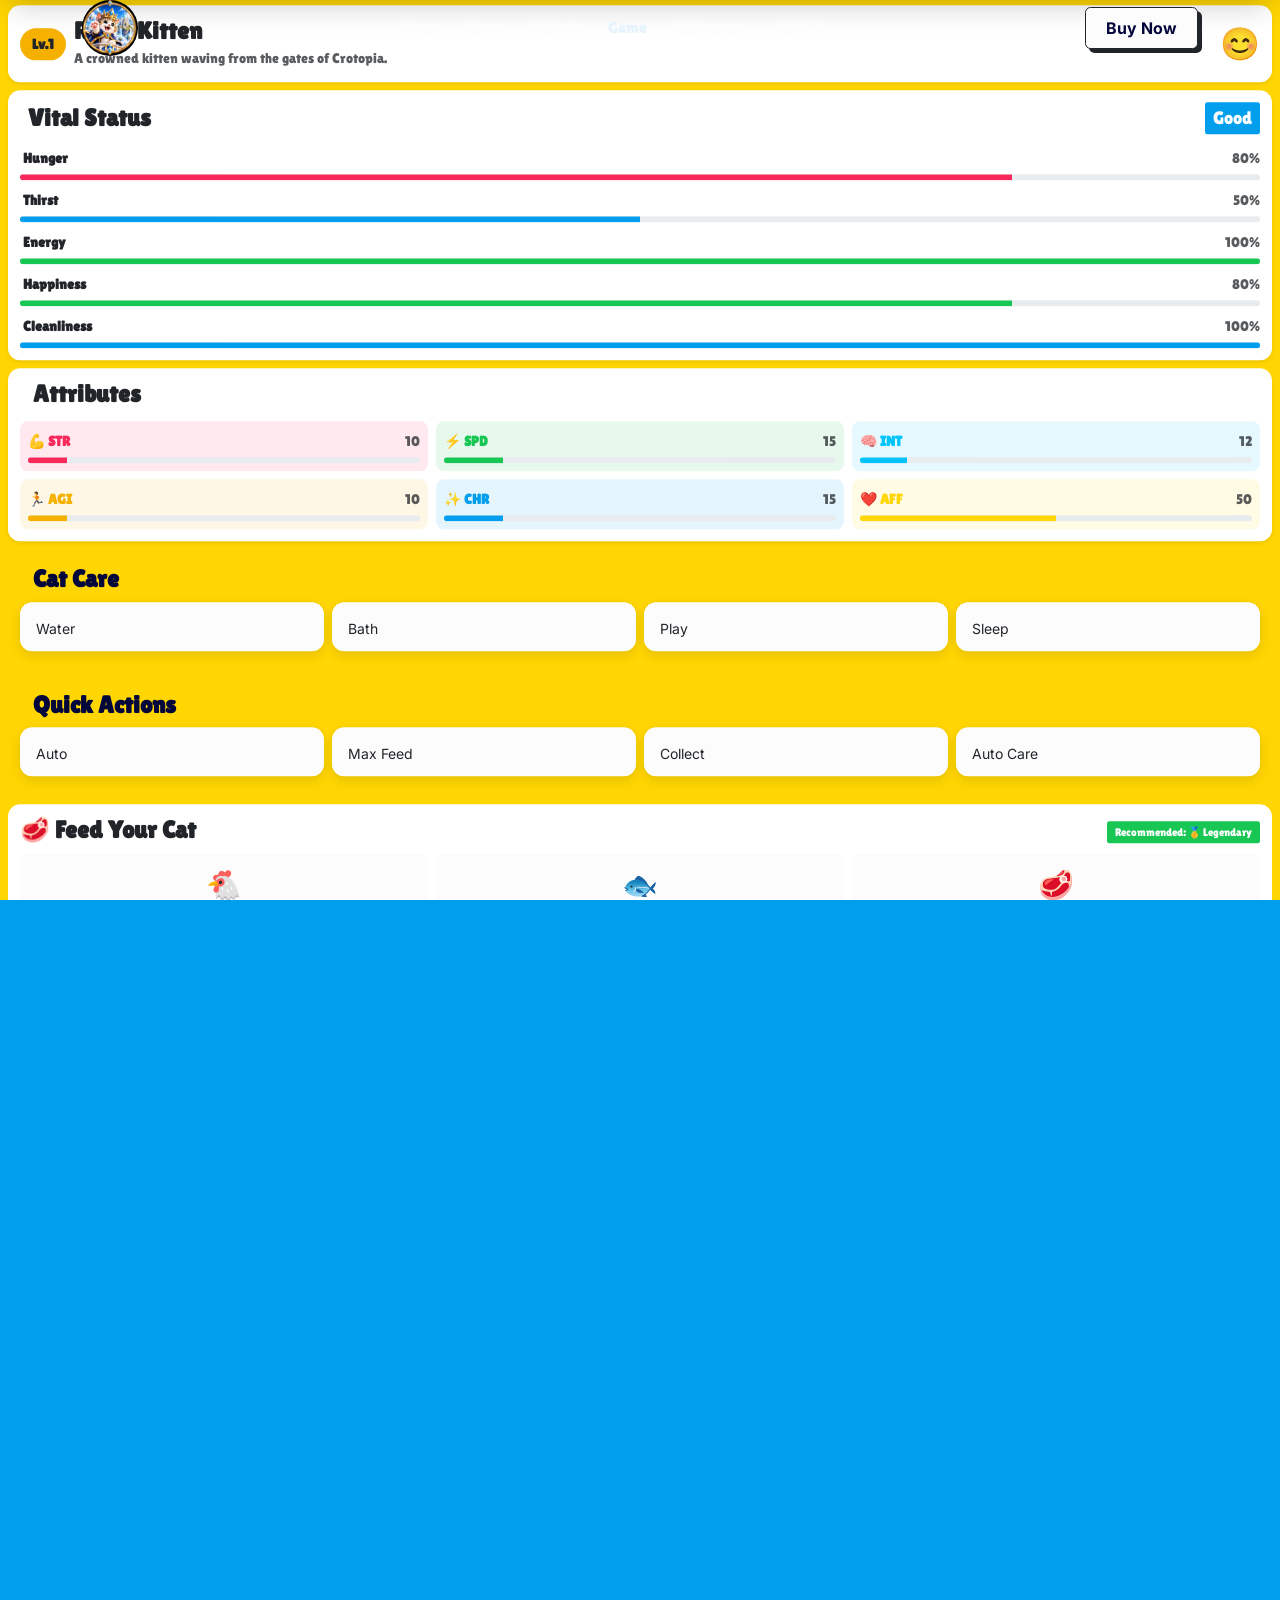
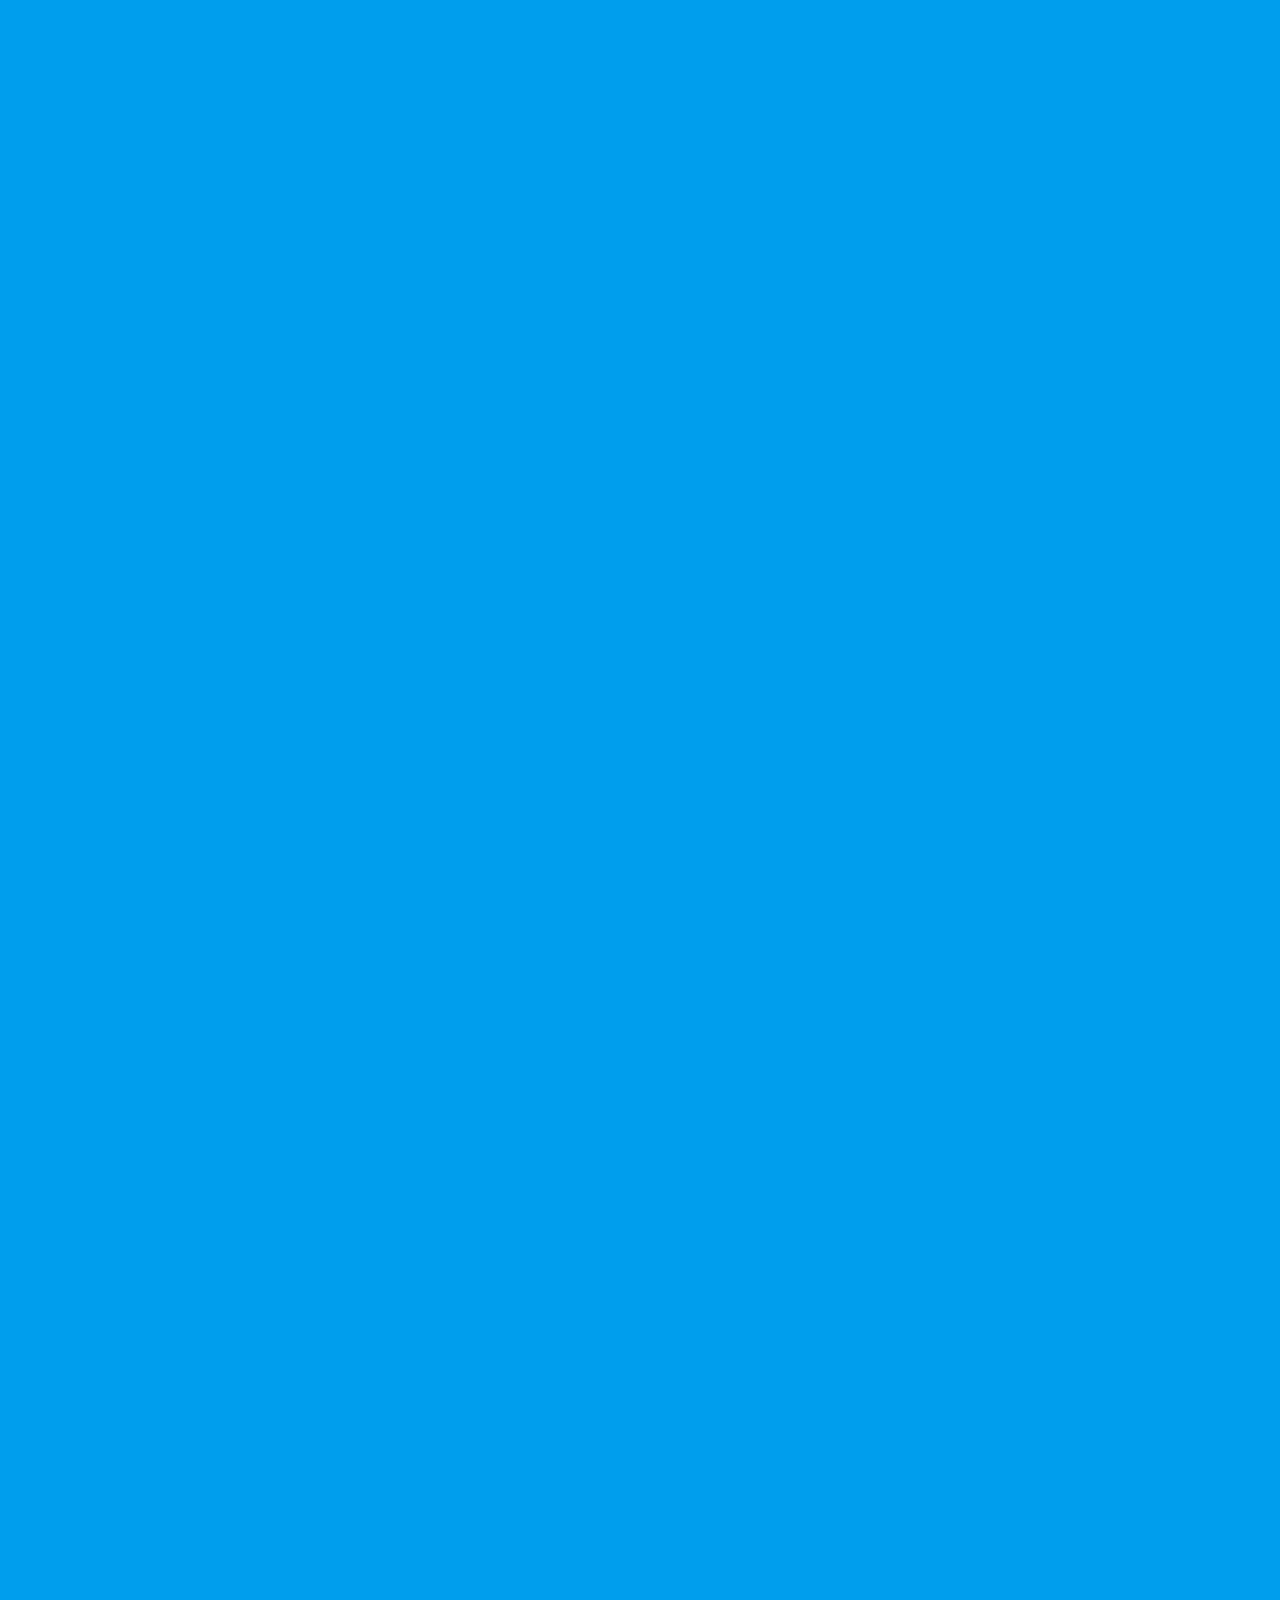
<file: game.html>
<!DOCTYPE html>
<html lang="en" data-bs-theme="light">

<head>
    <meta charset="utf-8">
    <meta name="viewport" content="width=device-width, initial-scale=1.0, user-scalable=no, viewport-fit=cover">
    <meta name="apple-mobile-web-app-capable" content="yes">
    <meta name="apple-mobile-web-app-status-bar-style" content="black-translucent">
    <meta name="apple-mobile-web-app-title" content="CROTOPIA Game">
    <meta name="mobile-web-app-capable" content="yes">
    <meta name="theme-color" content="#1a1a2e">
    <meta name="description" content="Crotopia pet game. Feed the royal cat and watch it grow through the kingdom. Ticker CROTOPIA.">
    <meta name="keywords" content="Crotopia, CROTOPIA, pet game, royal cat, kingdom, meme">
    <meta name="author" content="Crotopia Team">
    <title>Crotopia — Pet Game</title>
    <link rel="icon" href="logo.png" type="image/png">
    <link rel="apple-touch-icon" href="logo.png">
    <link rel="stylesheet" href="static/css/bootstrap.css">
    <link rel="stylesheet" href="static/css/bootstrap-icons.css">
    <link rel="stylesheet" href="static/css/simplebar.css">
    <link rel="stylesheet" href="static/css/swiper-bundle.css">
    <link rel="stylesheet" href="static/css/ff-1.css">
    <link rel="stylesheet" href="static/css/ff-2.css">
    <link rel="stylesheet" href="static/css/style.css">
    <!-- Preload important images -->
    <link rel="preload" href="logo.png" as="image">
    <link rel="preload" href="logo.png" as="image">
    <!-- Three.js for 3D Graphics -->
    <script src="static/js/three.min.js"></script>
</head>

<body class="bg-primary overflow-x-hidden">
    
    <!-- Navbar -->
    <nav class="navbar navbar-expand-lg primary-header primary-header--transparent-light-alt primary-header--fixed top-0 primary-header-crossed:full-dark">
        <div class="container align-items-lg-center">
            <!-- Logo -->
            <a class="logo" href="index.html">
                <img src="logo.png" alt="image" class="logo__img logo__img--light">
            </a>
            <!-- Logo End-->
            <!-- Mobile Menu Toggler -->
            <button class="navbar-toggler border-0" type="button" data-bs-toggle="collapse" data-bs-target="#navbar0" aria-controls="navbar0" aria-expanded="false" aria-label="Toggle navigation">
                <iconify-icon icon="solar:hamburger-menu-line-duotone"></iconify-icon>
            </button>
            <!-- Mobile Menu Toggler End-->
            <!-- Menu -->
            <div class="collapse navbar-collapse" id="navbar0">
                <ul class="navbar-nav flex-grow-1 justify-content-center mx-lg-4 mb-2 mb-lg-0">
                    <li class="nav-item">
                        <a class="nav-link" aria-current="page" href="index.html">Home</a>
                    </li>
                    <li class="nav-item">
                        <a class="nav-link" aria-current="page" href="about.html">About</a>
                    </li>
                    <li class="nav-item">
                        <a class="nav-link" aria-current="page" href="contact.html">Bulletin</a>
                    </li>
                    <li class="nav-item">
                        <a class="nav-link active" aria-current="page" href="game.html">Game</a>
                    </li>
                    <li class="nav-item">
                        <a class="nav-link" aria-current="page" href="whitepaper.html">Whitepaper</a>
                    </li>
                    <li class="nav-item">
                        <a class="nav-link" aria-current="page" href="nft.html">AI NFT</a>
                    </li>
                </ul>
                <div class="d-flex align-items-center gap-3 ms-lg-auto">
                    <a href="https://dexscreener.com/cronos/0xDc12283700576f722cf29Ef33625ccb6c6432ea5" class="btn btn-light fw-bold text-heading" target="_blank" rel="noopener">Buy Now</a>
                </div>
            </div>
            <!-- Menu End -->
        </div>
    </nav>
    <!-- Navbar End -->

    <div id="smooth-wrapper">
        <div id="smooth-content">
            <!-- Game Hero Section -->
            <section class="hero-section py-12 position-relative overflow-hidden" style="margin-top: 80px;">
                <div class="container">
                    <div class="row justify-content-center text-center">
                        <div class="col-12">
                            <div class="position-relative z-2">
                                <h1 class="h2 text-light text-shadow-md mb-3">
                                    👑 <span class="text-warning">CROTOPIA PET GAME</span>
                                </h1>
                                <p class="text-light mb-4">Feed, Grow, Hunt & Earn!</p>
                            </div>
                        </div>
                    </div>
                </div>
                
                <!-- Background Elements -->
                <img src="static/picture/hero-bg-1.png" alt="Background" class="img-fluid w-100 position-absolute start-0 bottom-0 z-n1 pointer-none">
            </section>

            <!-- Game Instructions & Disclaimer -->
            <section class="py-4 bg-warning">
                <div class="container">
                    <div class="row justify-content-center">
                        <div class="col-12">
                            <div class="text-center">
                                <h4 class="text-dark mb-3">🎮 How to Play</h4>
                                <p class="text-dark mb-4">Use CROTOPIA treats and watch the royal cat grow from a waving kitten to Crotopia Power.</p>
                                
                                <div class="alert alert-dark d-inline-block px-4 py-2 mb-0">
                                    <strong>⚠️ ENTERTAINMENT ONLY</strong><br>
                                    <small>This is a simulation game for entertainment purposes only. You will not lose any real CROTOPIA tokens, nor will you receive any real tokens from playing this game.</small>
                                </div>
                            </div>
                        </div>
                    </div>
                </div>
            </section>

            <!-- 3D Game Interface - Interactive Pet Game -->
            <section class="py-2 bg-secondary position-relative">
                <div class="container-fluid px-2">
                    <!-- Top Status Bar - Floating Over 3D Scene -->
                    <div class="row g-1 mb-2 position-relative" style="z-index: 10;">
                        <div class="col-4">
                            <div class="bg-gradient-primary text-white rounded-pill px-2 py-1 text-center glass-effect">
                                <small class="fw-bold">💰 <span id="balanceDisplay">100B</span></small>
                            </div>
                        </div>
                        <div class="col-4">
                            <div class="bg-gradient-success text-white rounded-pill px-2 py-1 text-center glass-effect">
                                <small class="fw-bold" id="tigerLevel">Royal Kitten</small>
                            </div>
                        </div>
                        <div class="col-4">
                            <div class="bg-gradient-warning text-white rounded-pill px-2 py-1 text-center glass-effect">
                                <small class="fw-bold">⭐ <span id="expDisplay">0</span></small>
                                </div>
                            </div>
                        </div>
                    
                    <!-- 3D Scene Container -->
                    <div class="row mb-2">
                        <div class="col-12">
                            <div id="game3DContainer" class="game-3d-scene rounded-4 position-relative overflow-hidden" style="height: 400px; background: linear-gradient(180deg, #87CEEB 0%, #98D8C8 100%);">
                                <!-- Three.js will render here -->
                                <canvas id="game3DCanvas" style="display: block; width: 100%; height: 100%;"></canvas>
                                
                                <!-- Scene Info Overlay -->
                                <div class="scene-info position-absolute top-0 end-0 m-2 glass-effect rounded-3 p-2" style="z-index: 5;">
                                    <small class="text-white d-block">
                                        <iconify-icon icon="wi:day-sunny" class="text-warning"></iconify-icon>
                                        <span id="timeOfDay">Day</span>
                                    </small>
                                    <small class="text-white d-block">
                                        <iconify-icon icon="mdi:temperature" class="text-info"></iconify-icon>
                                        <span id="weather">Sunny</span>
                                    </small>
                                </div>
                                
                                <!-- Interactive Buttons Overlay -->
                                <div class="game-controls position-absolute bottom-0 start-50 translate-middle-x mb-3 d-flex gap-2" style="z-index: 5;">
                                    <button class="btn btn-sm btn-primary shadow-lg" id="petTigerBtn" style="border-radius: 20px; padding: 8px 20px;">
                                        <iconify-icon icon="mdi:hand-heart" style="font-size: 1.2rem;"></iconify-icon>
                                        <span class="ms-1">Pet</span>
                                    </button>
                                    <button class="btn btn-sm btn-success shadow-lg" id="quickFeedBtn" style="border-radius: 20px; padding: 8px 20px;">
                                        <iconify-icon icon="mdi:food-drumstick" style="font-size: 1.2rem;"></iconify-icon>
                                        <span class="ms-1">Quick Feed</span>
                                    </button>
                                </div>
                                
                                <!-- Floating Tips -->
                                <div class="floating-tip position-absolute top-50 start-50 translate-middle" id="floatingTip" style="z-index: 6; display: none; pointer-events: none;">
                                    <div class="bg-warning text-dark rounded-pill px-4 py-2 shadow-lg fw-bold" style="font-size: 1.2rem;">
                                        <span id="tipText">Great!</span>
                                    </div>
                                </div>
                            </div>
                        </div>
                    </div>

                    <!-- Tiger Info Card - Below 3D Scene -->
                    <div class="row mb-2">
                        <div class="col-12">
                            <div class="tiger-info-card bg-white rounded-3 p-3 shadow-sm">
                                <div class="d-flex align-items-center justify-content-between">
                                    <div class="d-flex align-items-center gap-2">
                                        <div class="level-badge bg-warning text-dark rounded-pill px-3 py-1">
                                            <small class="fw-bold">Lv.<span id="levelNumber">1</span></small>
                                        </div>
                                    <div>
                                            <h6 class="mb-0 text-dark fw-bold" id="tigerName">Royal Kitten</h6>
                                            <small class="text-muted" id="tigerDescription">A crowned kitten waving from the gates of Crotopia.</small>
                                    </div>
                                    </div>
                                    <div class="tiger-mood-indicator" id="tigerMood" style="font-size: 2rem;">😊</div>
                                </div>
                            </div>
                        </div>
                                </div>

                    <!-- Vital Status - More Realistic -->
                    <div class="row g-2 mb-2">
                        <div class="col-12">
                            <div class="vital-stats-panel bg-white rounded-3 p-3 shadow-sm">
                                <h6 class="mb-3 text-dark fw-bold d-flex align-items-center">
                                    <iconify-icon icon="mdi:heart-pulse" class="me-2 text-danger"></iconify-icon>
                                    Vital Status
                                    <span class="ms-auto badge" id="overallCondition">Good</span>
                                </h6>
                                
                                <!-- Hunger -->
                                <div class="mb-2">
                                    <div class="d-flex align-items-center justify-content-between mb-1">
                                        <small class="fw-bold">
                                            <iconify-icon icon="mdi:food-apple" class="text-danger"></iconify-icon>
                                            Hunger
                                        </small>
                                        <small class="text-muted"><span id="hungerPercent">70</span>%</small>
                                    </div>
                                    <div class="progress" style="height: 6px;">
                                        <div class="progress-bar bg-danger" style="width: 70%" id="hungerBar"></div>
                                    </div>
                                </div>
                                
                                <!-- Thirst -->
                                <div class="mb-2">
                                    <div class="d-flex align-items-center justify-content-between mb-1">
                                        <small class="fw-bold">
                                            <iconify-icon icon="mdi:water" class="text-info"></iconify-icon>
                                            Thirst
                                        </small>
                                        <small class="text-muted"><span id="thirstPercent">50</span>%</small>
                                    </div>
                                    <div class="progress" style="height: 6px;">
                                        <div class="progress-bar bg-info" style="width: 50%" id="thirstBar"></div>
                                    </div>
                                </div>
                                
                                <!-- Energy -->
                                <div class="mb-2">
                                    <div class="d-flex align-items-center justify-content-between mb-1">
                                        <small class="fw-bold">
                                            <iconify-icon icon="mdi:lightning-bolt" class="text-warning"></iconify-icon>
                                            Energy
                                        </small>
                                        <small class="text-muted"><span id="energyPercent">100</span>%</small>
                                    </div>
                                    <div class="progress" style="height: 6px;">
                                        <div class="progress-bar bg-warning" style="width: 100%" id="energyBar"></div>
                                    </div>
                                </div>
                                
                                <!-- Happiness -->
                                <div class="mb-2">
                                    <div class="d-flex align-items-center justify-content-between mb-1">
                                        <small class="fw-bold">
                                            <iconify-icon icon="mdi:emoticon-happy" class="text-success"></iconify-icon>
                                            Happiness
                                        </small>
                                        <small class="text-muted"><span id="happinessPercent">80</span>%</small>
                                    </div>
                                    <div class="progress" style="height: 6px;">
                                        <div class="progress-bar bg-success" style="width: 80%" id="happinessBar"></div>
                                    </div>
                                </div>
                                
                                <!-- Cleanliness -->
                                <div>
                                    <div class="d-flex align-items-center justify-content-between mb-1">
                                        <small class="fw-bold">
                                            <iconify-icon icon="mdi:shower" class="text-primary"></iconify-icon>
                                            Cleanliness
                                        </small>
                                        <small class="text-muted"><span id="cleanlinessPercent">100</span>%</small>
                                    </div>
                                    <div class="progress" style="height: 6px;">
                                        <div class="progress-bar bg-primary" style="width: 100%" id="cleanlinessBar"></div>
                                    </div>
                                </div>
                            </div>
                        </div>
                    </div>

                    <!-- Tiger Attributes - Enhanced -->
                    <div class="row g-2 mb-3">
                        <div class="col-12">
                            <div class="attributes-panel bg-white rounded-3 p-3 shadow-sm">
                                <h6 class="mb-3 text-dark fw-bold">
                                    <iconify-icon icon="mdi:chart-box" class="me-2"></iconify-icon>
                                    Attributes
                                </h6>
                                <div class="row g-2">
                                    <div class="col-4">
                                        <div class="attr-card bg-danger bg-opacity-10 rounded-2 p-2">
                                            <div class="d-flex align-items-center justify-content-between mb-1">
                                                <small class="fw-bold text-danger">💪 STR</small>
                                                <small class="text-muted"><span id="strengthValue">10</span></small>
                                            </div>
                                            <div class="progress" style="height: 6px;">
                                                <div class="progress-bar bg-danger" style="width: 10%" id="strengthBar"></div>
                                            </div>
                                        </div>
                                    </div>
                                    <div class="col-4">
                                        <div class="attr-card bg-success bg-opacity-10 rounded-2 p-2">
                                            <div class="d-flex align-items-center justify-content-between mb-1">
                                                <small class="fw-bold text-success">⚡ SPD</small>
                                                <small class="text-muted"><span id="speedValue">15</span></small>
                                            </div>
                                            <div class="progress" style="height: 6px;">
                                                <div class="progress-bar bg-success" style="width: 15%" id="speedBar"></div>
                                            </div>
                                        </div>
                                    </div>
                                    <div class="col-4">
                                        <div class="attr-card bg-info bg-opacity-10 rounded-2 p-2">
                                            <div class="d-flex align-items-center justify-content-between mb-1">
                                                <small class="fw-bold text-info">🧠 INT</small>
                                                <small class="text-muted"><span id="intelligenceValue">12</span></small>
                                            </div>
                                            <div class="progress" style="height: 6px;">
                                                <div class="progress-bar bg-info" style="width: 12%" id="intelligenceBar"></div>
                                            </div>
                                        </div>
                                    </div>
                                    <div class="col-4">
                                        <div class="attr-card bg-warning bg-opacity-10 rounded-2 p-2">
                                            <div class="d-flex align-items-center justify-content-between mb-1">
                                                <small class="fw-bold text-warning">🏃 AGI</small>
                                                <small class="text-muted"><span id="agilityValue">10</span></small>
                                            </div>
                                            <div class="progress" style="height: 6px;">
                                                <div class="progress-bar bg-warning" style="width: 10%" id="agilityBar"></div>
                                            </div>
                                        </div>
                                    </div>
                                    <div class="col-4">
                                        <div class="attr-card bg-primary bg-opacity-10 rounded-2 p-2">
                                            <div class="d-flex align-items-center justify-content-between mb-1">
                                                <small class="fw-bold text-primary">✨ CHR</small>
                                                <small class="text-muted"><span id="charismaValue">15</span></small>
                                            </div>
                                            <div class="progress" style="height: 6px;">
                                                <div class="progress-bar bg-primary" style="width: 15%" id="charismaBar"></div>
                                            </div>
                                        </div>
                                    </div>
                                    <div class="col-4">
                                        <div class="attr-card bg-secondary bg-opacity-10 rounded-2 p-2">
                                            <div class="d-flex align-items-center justify-content-between mb-1">
                                                <small class="fw-bold text-secondary">❤️ AFF</small>
                                                <small class="text-muted"><span id="affectionValue">50</span></small>
                                            </div>
                                            <div class="progress" style="height: 6px;">
                                                <div class="progress-bar bg-secondary" style="width: 50%" id="affectionBar"></div>
                                            </div>
                                        </div>
                                    </div>
                                </div>
                            </div>
                        </div>
                    </div>
                        
                    <!-- Care Actions Panel -->
                    <div class="row mb-2">
                        <div class="col-12">
                            <div class="care-actions-panel bg-gradient-info text-white rounded-3 p-3 mb-2">
                                <h6 class="mb-2 fw-bold">
                                    <iconify-icon icon="mdi:hand-heart" class="me-2"></iconify-icon>
                                    Cat Care
                                </h6>
                                <div class="row g-2 text-center">
                                    <div class="col-3">
                                        <button class="btn btn-light w-100 care-btn" id="giveWaterBtn" title="Give Water">
                                            <iconify-icon icon="mdi:cup-water" style="font-size: 1.3rem;"></iconify-icon>
                                            <div class="small mt-1">Water</div>
                                        </button>
                                    </div>
                                    <div class="col-3">
                                        <button class="btn btn-light w-100 care-btn" id="bathBtn" title="Bath">
                                            <iconify-icon icon="mdi:shower" style="font-size: 1.3rem;"></iconify-icon>
                                            <div class="small mt-1">Bath</div>
                                        </button>
                                    </div>
                                    <div class="col-3">
                                        <button class="btn btn-light w-100 care-btn" id="playBtn" title="Play">
                                            <iconify-icon icon="mdi:tennis-ball" style="font-size: 1.3rem;"></iconify-icon>
                                            <div class="small mt-1">Play</div>
                                        </button>
                                    </div>
                                    <div class="col-3">
                                        <button class="btn btn-light w-100 care-btn" id="sleepBtn" title="Sleep">
                                            <iconify-icon icon="mdi:sleep" style="font-size: 1.3rem;"></iconify-icon>
                                            <div class="small mt-1">Sleep</div>
                                        </button>
                                    </div>
                                </div>
                            </div>
                        </div>
                    </div>

                    <!-- Quick Actions Panel -->
                    <div class="row mb-2">
                        <div class="col-12">
                            <div class="quick-actions-panel bg-gradient-primary text-white rounded-3 p-3 mb-2">
                                <h6 class="mb-2 fw-bold">
                                    <iconify-icon icon="mdi:flash" class="me-2"></iconify-icon>
                                    Quick Actions
                                </h6>
                                <div class="row g-2 text-center">
                                    <div class="col-3">
                                        <button class="btn btn-light w-100 quick-action-btn" id="autoFeedBtn">
                                            <iconify-icon icon="mdi:robot" style="font-size: 1.3rem;"></iconify-icon>
                                            <div class="small mt-1">Auto</div>
                                        </button>
                                    </div>
                                    <div class="col-3">
                                        <button class="btn btn-light w-100 quick-action-btn" id="maxFeedBtn">
                                            <iconify-icon icon="mdi:food-variant" style="font-size: 1.3rem;"></iconify-icon>
                                            <div class="small mt-1">Max Feed</div>
                                        </button>
                                    </div>
                                    <div class="col-3">
                                        <button class="btn btn-light w-100 quick-action-btn" id="collectAllBtn">
                                            <iconify-icon icon="mdi:gift" style="font-size: 1.3rem;"></iconify-icon>
                                            <div class="small mt-1">Collect</div>
                                        </button>
                                    </div>
                                    <div class="col-3">
                                        <button class="btn btn-light w-100 quick-action-btn" id="autoCareBtn">
                                            <iconify-icon icon="mdi:auto-fix" style="font-size: 1.3rem;"></iconify-icon>
                                            <div class="small mt-1">Auto Care</div>
                                        </button>
                                    </div>
                                </div>
                            </div>
                        </div>
                    </div>
                        
                    <!-- Food Shop - Grid Layout -->
                    <div class="row mb-2">
                        <div class="col-12">
                            <div class="food-shop-card bg-white rounded-3 p-3">
                                <div class="d-flex align-items-center justify-content-between mb-2">
                                    <h6 class="mb-0 fw-bold text-dark">🥩 Feed Your Cat</h6>
                                    <small class="text-muted">
                                        <span class="badge bg-success" id="recommendedFood">Recommended: 🐔</span>
                                    </small>
                                </div>
                                <div class="row g-2">
                                            <div class="col-4">
                                        <div class="food-item bg-light rounded-2 p-2 text-center" data-meat="chicken" data-price="500000000" data-hunger="10" data-exp="2">
                                            <div class="food-icon mb-1" style="font-size: 1.8rem;">🐔</div>
                                            <div class="food-price text-primary fw-bold" style="font-size: 0.7rem;">500M</div>
                                            <button class="btn btn-primary btn-sm w-100 buy-meat-btn" style="font-size: 0.7rem; padding: 4px;">Feed</button>
                                                </div>
                                            </div>
                                            <div class="col-4">
                                        <div class="food-item bg-light rounded-2 p-2 text-center" data-meat="fish" data-price="800000000" data-hunger="15" data-exp="3">
                                            <div class="food-icon mb-1" style="font-size: 1.8rem;">🐟</div>
                                            <div class="food-price text-primary fw-bold" style="font-size: 0.7rem;">800M</div>
                                            <button class="btn btn-primary btn-sm w-100 buy-meat-btn" style="font-size: 0.7rem; padding: 4px;">Feed</button>
                                                </div>
                                            </div>
                                            <div class="col-4">
                                        <div class="food-item bg-light rounded-2 p-2 text-center" data-meat="beef" data-price="1500000000" data-hunger="20" data-exp="5">
                                            <div class="food-icon mb-1" style="font-size: 1.8rem;">🥩</div>
                                            <div class="food-price text-primary fw-bold" style="font-size: 0.7rem;">1.5B</div>
                                            <button class="btn btn-primary btn-sm w-100 buy-meat-btn" style="font-size: 0.7rem; padding: 4px;">Feed</button>
                                                </div>
                                            </div>
                                            <div class="col-6">
                                        <div class="food-item bg-light rounded-2 p-2 text-center" data-meat="premium" data-price="3000000000" data-hunger="30" data-exp="8">
                                            <div class="food-icon mb-1" style="font-size: 1.8rem;">🦌</div>
                                            <div class="food-price text-primary fw-bold" style="font-size: 0.7rem;">3B CROTOPIA</div>
                                            <button class="btn btn-success btn-sm w-100 buy-meat-btn" style="font-size: 0.7rem; padding: 4px;">Premium Feed</button>
                                                </div>
                                            </div>
                                            <div class="col-6">
                                        <div class="food-item bg-gradient-warning rounded-2 p-2 text-center" data-meat="legendary" data-price="6000000000" data-hunger="50" data-exp="15">
                                            <div class="food-icon mb-1" style="font-size: 1.8rem;">🥇</div>
                                            <div class="food-price text-dark fw-bold" style="font-size: 0.7rem;">6B CROTOPIA</div>
                                            <button class="btn btn-warning btn-sm w-100 buy-meat-btn" style="font-size: 0.7rem; padding: 4px;">Legendary Feed</button>
                                                </div>
                                            </div>
                                </div>
                            </div>
                        </div>
                    </div>

                    <!-- Hunt Stats - Bottom Info -->
                    <div class="row">
                        <div class="col-12">
                            <div class="hunt-stats-card bg-dark bg-opacity-10 rounded-3 p-2">
                                <div class="row text-center">
                                    <div class="col-6">
                                        <small class="text-muted d-block">Total Hunted</small>
                                        <small class="text-info fw-bold" id="totalHunted">0 CROTOPIA</small>
                                    </div>
                                    <div class="col-6">
                                        <small class="text-muted d-block">Hunt Count</small>
                                        <small class="text-success fw-bold" id="huntCount">0 hunts</small>
                                            </div>
                                </div>
                            </div>
                        </div>
                    </div>
                </div>
            </section>

            <!-- Tiger Evolution Guide -->
            <section class="section-space-y">
                <div class="container">
                    <div class="text-center mb-10">
                        <h2 class="text-light text-stroke-md text-shadow-md fs-6vw mb-6">EVOLUTION STAGES</h2>
                        <p class="fs-20 text-light">Watch your cat grow through the Crotopia kingdom!</p>
                    </div>
                    
                    <div class="row g-4">
                        <div class="col-lg-2 col-md-4 col-6">
                            <div class="bg-light border border-2x border-dark shadow-sharp rounded-5 p-3 text-center h-100">
                                <img src="memes/01_Royal_Welcome.png" alt="Royal Kitten" class="evolution-tiger-img mb-2" style="width: 60px; height: 60px; object-fit: contain; border-radius: 10px;">
                                <h6 class="text-heading mb-2">Royal Kitten</h6>
                                <small class="text-muted">0-99 XP</small>
                            </div>
                        </div>
                        <div class="col-lg-2 col-md-4 col-6">
                            <div class="bg-light border border-2x border-dark shadow-sharp rounded-5 p-3 text-center h-100">
                                <img src="memes/02_Royal_Throne.png" alt="Throne Cat" class="evolution-tiger-img mb-2" style="width: 60px; height: 60px; object-fit: contain; border-radius: 10px;">
                                <h6 class="text-heading mb-2">Throne Cat</h6>
                                <small class="text-muted">100-299 XP</small>
                            </div>
                        </div>
                        <div class="col-lg-2 col-md-4 col-6">
                            <div class="bg-light border border-2x border-dark shadow-sharp rounded-5 p-3 text-center h-100">
                                <img src="memes/03_Space_Rocket.png" alt="Sky Explorer" class="evolution-tiger-img mb-2" style="width: 60px; height: 60px; object-fit: contain; border-radius: 10px;">
                                <h6 class="text-heading mb-2">Sky Explorer</h6>
                                <small class="text-muted">300-599 XP</small>
                            </div>
                        </div>
                        <div class="col-lg-2 col-md-4 col-6">
                            <div class="bg-light border border-2x border-dark shadow-sharp rounded-5 p-3 text-center h-100">
                                <img src="memes/04_Kingdom_Adventure.png" alt="Kingdom Cat" class="evolution-tiger-img mb-2" style="width: 60px; height: 60px; object-fit: contain; border-radius: 10px;">
                                <h6 class="text-heading mb-2">Kingdom Cat</h6>
                                <small class="text-muted">600-999 XP</small>
                            </div>
                        </div>
                        <div class="col-lg-2 col-md-4 col-6">
                            <div class="bg-light border border-2x border-dark shadow-sharp rounded-5 p-3 text-center h-100">
                                <img src="memes/06_Royal_Vacation.png" alt="Vacation Royal" class="evolution-tiger-img mb-2" style="width: 60px; height: 60px; object-fit: contain; border-radius: 10px;">
                                <h6 class="text-heading mb-2">Vacation Royal</h6>
                                <small class="text-muted">1000-1999 XP</small>
                            </div>
                        </div>
                        <div class="col-lg-2 col-md-4 col-6">
                            <div class="bg-warning border border-2x border-dark shadow-sharp rounded-5 p-3 text-center h-100">
                                <img src="memes/10_Crotopia_Power.png" alt="Crotopia Power" class="evolution-tiger-img mb-2" style="width: 60px; height: 60px; object-fit: contain; border-radius: 10px;">
                                <h6 class="text-dark mb-2">Crotopia Power</h6>
                                <small class="text-dark">2000+ XP</small>
                            </div>
                        </div>
                    </div>
                </div>
            </section>

            <!-- Game Instructions -->
            <section class="section-space-y bg-secondary">
                <div class="container">
                    <div class="text-center mb-10">
                        <h2 class="text-light text-stroke-md text-shadow-md fs-6vw mb-6">HOW TO PLAY</h2>
                    </div>
                    
                    <div class="row g-4">
                        <div class="col-lg-4">
                            <div class="bg-light border border-2x border-dark shadow-sharp rounded-5 p-6 text-center h-100">
                                <iconify-icon icon="material-symbols:shopping-cart" class="fs-60 text-primary mb-4"></iconify-icon>
                                <h5 class="text-heading mb-3">1. Buy Meat</h5>
                                <p class="text-muted">Use CROTOPIA treats to stock the royal pantry.</p>
                            </div>
                        </div>
                        <div class="col-lg-4">
                            <div class="bg-light border border-2x border-dark shadow-sharp rounded-5 p-6 text-center h-100">
                                <iconify-icon icon="material-symbols:restaurant" class="fs-60 text-success mb-4"></iconify-icon>
                                <h5 class="text-heading mb-3">2. Feed Your Cat</h5>
                                <p class="text-muted">Feed your cat to ease hunger and gain experience.</p>
                            </div>
                        </div>
                        <div class="col-lg-4">
                            <div class="bg-light border border-2x border-dark shadow-sharp rounded-5 p-6 text-center h-100">
                                <iconify-icon icon="material-symbols:trending-up" class="fs-60 text-warning mb-4"></iconify-icon>
                                <h5 class="text-heading mb-3">3. Watch It Grow</h5>
                                <p class="text-muted">As your cat gains XP, it grows into the next royal form.</p>
                            </div>
                        </div>
                    </div>
                </div>
            </section>

            <!-- Footer -->
            <footer class="section-space-y bg-dark">
                <div class="container">
                    <div class="text-center">
                        <img src="logo.png" alt="Crotopia Logo" class="mb-6" style="height:72px;width:72px;object-fit:cover;border-radius:50%">
                        <h3 class="text-light text-stroke mb-4">Feed Your Cat, Watch the Kingdom Grow!</h3>
                        <p class="text-light opacity-75 mb-6">Crotopia Game - A fun way to interact with the Crotopia ecosystem.</p>
                        <div class="d-flex justify-content-center gap-4 mb-6">
                            <a href="https://x.com/crotopiaonx" class="btn btn-icon btn-lg btn-warning rounded-circle" target="_blank" rel="noopener">
                                <iconify-icon icon="ri:twitter-x-fill"></iconify-icon>
                            </a>
                            <a href="#" class="btn btn-icon btn-lg btn-warning rounded-circle">
                                <iconify-icon icon="ic:baseline-telegram"></iconify-icon>
                            </a>
                        </div>
                        <p class="text-light opacity-50 mb-0">&copy; 2026 Crotopia. All rights reserved. | Built with 👑 by the community</p>
                    </div>
                </div>
            </footer>
        </div>
    </div>

    <!-- Scripts -->
    <script src="static/js/bootstrap.bundle.js"></script>
    <script src="static/js/iconify.js"></script>
    <script src="static/js/simplebar.js"></script>
    <script src="static/js/gsap.min.js"></script>
    <script src="static/js/ScrollSmoother.min.js"></script>
    <script src="static/js/ScrollTrigger.min.js"></script>
    <script src="static/js/SplitText.min.js"></script>
    <script src="static/js/Flip.min.js"></script>
    <script src="static/js/app.js"></script>
    
    <!-- Custom Preloader Styles -->
    <style>
        .preloader-logo {
            width: 300px;
            height: 300px;
            object-fit: contain;
            animation: logoFloat 2s ease-in-out infinite alternate;
            filter: drop-shadow(0 0 20px rgba(255, 193, 7, 0.8));
        }
        
        @keyframes logoFloat {
            0% {
                transform: translateY(0px) scale(1);
                opacity: 0.9;
            }
            100% {
                transform: translateY(-15px) scale(1.02);
                opacity: 1;
            }
        }
        
        .pl__coin-inscription {
            display: flex;
            align-items: center;
            justify-content: center;
            width: 100%;
            height: 100%;
        }
        
        /* Enhanced preloader animation */
        .preloader {
            background: linear-gradient(135deg, #1a1a2e 0%, #16213e 50%, #0f3460 100%);
            position: fixed;
            top: 0;
            left: 0;
            width: 100%;
            height: 100%;
            z-index: 9999;
            display: flex;
            align-items: center;
            justify-content: center;
        }
        
        /* Add loading text */
        .preloader::after {
            content: "Loading Crotopia Game...";
            position: absolute;
            bottom: 30%;
            left: 50%;
            transform: translateX(-50%);
            color: #ffc107;
            font-size: 18px;
            font-weight: bold;
            animation: loadingText 1.5s ease-in-out infinite;
        }
        
        @keyframes loadingText {
            0%, 100% { opacity: 0.5; }
            50% { opacity: 1; }
        }
        
        /* Optimize image loading */
        .preloader-logo {
            image-rendering: -webkit-optimize-contrast;
            image-rendering: crisp-edges;
        }

        /* 3D Game Specific Styles */
        .game-3d-scene {
            box-shadow: 0 8px 30px rgba(0,0,0,0.2);
            border: 2px solid rgba(255,255,255,0.3);
            position: relative;
        }
        
        .glass-effect {
            background: rgba(255, 255, 255, 0.15);
            backdrop-filter: blur(10px);
            -webkit-backdrop-filter: blur(10px);
            border: 1px solid rgba(255, 255, 255, 0.2);
            box-shadow: 0 4px 12px rgba(0,0,0,0.1);
        }
        
        /* Care and Quick Action Buttons */
        .care-btn, .quick-action-btn {
            border-radius: 12px !important;
            padding: 12px 8px !important;
            transition: all 0.3s ease;
            border: none;
            box-shadow: 0 4px 12px rgba(0,0,0,0.1);
            position: relative;
            overflow: hidden;
        }
        
        .care-btn::before, .quick-action-btn::before {
            content: '';
            position: absolute;
            top: 50%;
            left: 50%;
            width: 0;
            height: 0;
            border-radius: 50%;
            background: rgba(255,255,255,0.5);
            transform: translate(-50%, -50%);
            transition: width 0.6s, height 0.6s;
        }
        
        .care-btn:active::before, .quick-action-btn:active::before {
            width: 200px;
            height: 200px;
        }
        
        .quick-action-btn:hover {
            transform: translateY(-3px);
            box-shadow: 0 6px 20px rgba(0,0,0,0.15);
        }
        
        .quick-action-btn:active {
            transform: translateY(0);
        }
        
        /* Game Control Buttons */
        .game-controls button {
            transition: all 0.3s ease;
            font-weight: 600;
            border: 2px solid rgba(255,255,255,0.5);
        }
        
        .game-controls button:hover {
            transform: scale(1.05);
        }
        
        .game-controls button:active {
            transform: scale(0.95);
        }
        
        /* Floating Tip Animation */
        .floating-tip {
            animation: tipFloat 2s ease-in-out;
        }
        
        @keyframes tipFloat {
            0% { opacity: 0; transform: translate(-50%, -50%) scale(0.5); }
            10% { opacity: 1; transform: translate(-50%, -50%) scale(1.1); }
            90% { opacity: 1; transform: translate(-50%, -50%) scale(1); }
            100% { opacity: 0; transform: translate(-50%, -60%) scale(0.8); }
        }
        
        /* Tutorial Overlay */
        .tutorial-overlay {
            position: fixed;
            top: 0;
            left: 0;
            width: 100%;
            height: 100%;
            background: rgba(0, 0, 0, 0.85);
            z-index: 9999;
            display: flex;
            align-items: center;
            justify-content: center;
            padding: 20px;
        }
        
        .tutorial-content {
            background: white;
            border-radius: 20px;
            padding: 30px;
            max-width: 500px;
            width: 100%;
            box-shadow: 0 10px 40px rgba(0,0,0,0.3);
            animation: slideUp 0.5s ease-out;
        }
        
        @keyframes slideUp {
            from { opacity: 0; transform: translateY(50px); }
            to { opacity: 1; transform: translateY(0); }
        }
        
        .tutorial-step {
            text-align: center;
        }
        
        .tutorial-icon {
            font-size: 4rem;
            margin-bottom: 20px;
            animation: bounce 2s ease-in-out infinite;
        }
        
        @keyframes bounce {
            0%, 100% { transform: translateY(0); }
            50% { transform: translateY(-20px); }
        }
        
        /* Progress Indicator */
        .progress-dots {
            display: flex;
            justify-content: center;
            gap: 10px;
            margin: 20px 0;
        }
        
        .progress-dot {
            width: 12px;
            height: 12px;
            border-radius: 50%;
            background: #ddd;
            transition: all 0.3s ease;
        }
        
        .progress-dot.active {
            background: #0d6efd;
            transform: scale(1.3);
        }
        
        /* Food Item Hover Effect */
        .food-item {
            cursor: pointer;
            transition: all 0.3s ease;
            border: 2px solid transparent !important;
        }
        
        .food-item:hover {
            transform: translateY(-5px) scale(1.05);
            border-color: #0d6efd !important;
            box-shadow: 0 6px 20px rgba(13, 110, 253, 0.3) !important;
        }
        
        .food-item.recommended {
            border-color: #198754 !important;
            animation: pulse 2s ease-in-out infinite;
        }
        
        @keyframes pulse {
            0%, 100% { box-shadow: 0 0 0 0 rgba(25, 135, 84, 0.4); }
            50% { box-shadow: 0 0 0 10px rgba(25, 135, 84, 0); }
        }
        
        #game3DCanvas {
            cursor: pointer;
            touch-action: none;
        }
        
        .interaction-hint {
            animation: hintPulse 2s ease-in-out infinite;
        }
        
        @keyframes hintPulse {
            0%, 100% { opacity: 0.7; transform: translateX(-50%) translateY(0); }
            50% { opacity: 1; transform: translateX(-50%) translateY(-5px); }
        }
        
        .scene-info {
            font-size: 0.75rem;
            min-width: 80px;
        }
        
        .tiger-container {
            height: 200px;
            display: flex;
            align-items: center;
            justify-content: center;
            position: relative;
        }

        .tiger-sprite {
            font-size: 120px;
            animation: tigerIdle 3s ease-in-out infinite;
            transition: all 0.5s ease;
        }

        .tiger-mood {
            position: absolute;
            top: -20px;
            right: -20px;
            font-size: 30px;
            animation: moodBounce 2s ease-in-out infinite;
        }

        @keyframes tigerIdle {
            0%, 100% { transform: scale(1) rotate(-2deg); }
            50% { transform: scale(1.05) rotate(2deg); }
        }

        @keyframes moodBounce {
            0%, 100% { transform: translateY(0px); }
            50% { transform: translateY(-10px); }
        }

        .hover-lift {
            transition: all 0.3s ease;
            cursor: pointer;
        }

        .hover-lift:hover {
            transform: translateY(-5px);
            box-shadow: 0 10px 25px rgba(0,0,0,0.1);
        }

        .meat-item {
            transition: all 0.3s ease;
        }

        .meat-item:hover {
            border-color: #ffc107 !important;
            background-color: #fff8e1 !important;
        }

        .buy-meat-btn {
            transition: all 0.3s ease;
        }

        .buy-meat-btn:hover {
            transform: scale(1.05);
        }

        /* Mobile Compact Layout */
        @media (max-width: 768px) {
            .section-space-y {
                padding: 1rem 0 !important;
            }
            
            .py-3 {
                padding-top: 0.75rem !important;
                padding-bottom: 0.75rem !important;
            }
            
            .container {
                padding-left: 0.75rem !important;
                padding-right: 0.75rem !important;
            }
            
            /* Compact meat shop items */
            .meat-item {
                min-height: 55px;
                display: flex;
                flex-direction: column;
                justify-content: center;
                align-items: center;
            }
            
            .meat-item .btn {
                margin-top: 2px !important;
                font-size: 0.7rem !important;
                padding: 2px 4px !important;
                border-radius: 3px !important;
            }
            
            .progress {
                margin-top: 2px !important;
            }
            
            /* Keep tiger display normal size */
            .tiger-sprite {
                font-size: 4rem !important;
            }
            
            .tiger-mood {
                font-size: 1.5rem !important;
            }
        }


        /* Feeding Animation */
        @keyframes feeding {
            0% { transform: scale(1); }
            50% { transform: scale(1.2); }
            100% { transform: scale(1); }
        }

        .feeding {
            animation: feeding 0.5s ease-in-out;
        }

        /* Notification Styles */
        .game-notification {
            position: fixed;
            top: 50%;
            left: 50%;
            transform: translate(-50%, -50%);
            background: rgba(0, 0, 0, 0.9);
            color: white;
            padding: 20px 40px;
            border-radius: 10px;
            font-size: 18px;
            font-weight: bold;
            z-index: 10000;
            animation: notificationPop 2s ease-in-out;
        }

        @keyframes notificationPop {
            0% { opacity: 0; transform: translate(-50%, -50%) scale(0.5); }
            20% { opacity: 1; transform: translate(-50%, -50%) scale(1.1); }
            80% { opacity: 1; transform: translate(-50%, -50%) scale(1); }
            100% { opacity: 0; transform: translate(-50%, -50%) scale(0.9); }
        }

        /* Level up animation */
        @keyframes levelUp {
            0% { transform: scale(1) rotate(0deg); filter: brightness(1); }
            25% { transform: scale(1.2) rotate(5deg); filter: brightness(1.5); }
            50% { transform: scale(1.3) rotate(-5deg); filter: brightness(2); }
            75% { transform: scale(1.1) rotate(3deg); filter: brightness(1.5); }
            100% { transform: scale(1) rotate(0deg); filter: brightness(1); }
        }

        .level-up {
            animation: levelUp 1s ease-in-out;
        }

        /* Hunting Animation */
        @keyframes hunting {
            0% { transform: translateX(0) rotate(0deg); }
            25% { transform: translateX(-20px) rotate(-10deg); }
            50% { transform: translateX(-40px) rotate(-15deg); opacity: 0.7; }
            75% { transform: translateX(-20px) rotate(-5deg); opacity: 0.9; }
            100% { transform: translateX(0) rotate(0deg); opacity: 1; }
        }

        .hunting {
            animation: hunting 2s ease-in-out;
        }

        /* Hunt success animation */
        @keyframes huntSuccess {
            0% { transform: scale(1); }
            50% { transform: scale(1.3); filter: brightness(1.5) hue-rotate(60deg); }
            100% { transform: scale(1); filter: brightness(1); }
        }

        .hunt-success {
            animation: huntSuccess 0.8s ease-in-out;
        }

        /* Prey animation */
        @keyframes preyAppear {
            0% { opacity: 0; transform: translateY(-30px) scale(0.5); }
            50% { opacity: 1; transform: translateY(-15px) scale(1.2); }
            100% { opacity: 1; transform: translateY(0) scale(1); }
        }

        .prey-appear {
            animation: preyAppear 1s ease-out;
        }

        /* Hunting status indicator */
        .hunting-indicator {
            display: inline-block;
            width: 10px;
            height: 10px;
            border-radius: 50%;
            background-color: #28a745;
            animation: huntingPulse 1.5s ease-in-out infinite;
            margin-right: 8px;
        }

        @keyframes huntingPulse {
            0%, 100% { opacity: 1; transform: scale(1); }
            50% { opacity: 0.5; transform: scale(1.2); }
        }
    </style>

    <!-- 3D Game Engine & Logic -->
    <script>
        // ===== 3D Game Engine =====
        class Game3DEngine {
            constructor() {
                this.scene = null;
                this.camera = null;
                this.renderer = null;
                this.tiger = null;
                this.environment = [];
                this.particles = [];
                this.clock = new THREE.Clock();
                this.timeOfDay = 0; // 0-24 hours
                this.weather = 'sunny';
                this.isInteracting = false;
                this.init();
            }

            init() {
                this.setupScene();
                this.setupCamera();
                this.setupRenderer();
                this.setupLights();
                this.createEnvironment();
                this.createTiger();
                this.setupInteraction();
                this.animate();
            }

            setupScene() {
                this.scene = new THREE.Scene();
                // Sky gradient background
                this.scene.background = new THREE.Color(0x87CEEB);
                this.scene.fog = new THREE.Fog(0x98D8C8, 10, 50);
            }

            setupCamera() {
                const container = document.getElementById('game3DContainer');
                this.camera = new THREE.PerspectiveCamera(
                    60,
                    container.clientWidth / container.clientHeight,
                    0.1,
                    1000
                );
                this.camera.position.set(0, 3, 8);
                this.camera.lookAt(0, 1, 0);
                
                // Camera animation targets
                this.cameraTarget = new THREE.Vector3(0, 3, 8);
                this.cameraLookAt = new THREE.Vector3(0, 1, 0);
                this.cameraMode = 'normal'; // normal, close, top, side
            }
            
            setCameraMode(mode) {
                this.cameraMode = mode;
                switch(mode) {
                    case 'normal':
                        this.cameraTarget.set(0, 3, 8);
                        this.cameraLookAt.set(0, 1, 0);
                        break;
                    case 'close':
                        this.cameraTarget.set(0, 2.5, 4);
                        this.cameraLookAt.set(0, 1.2, 0);
                        break;
                    case 'top':
                        this.cameraTarget.set(0, 8, 2);
                        this.cameraLookAt.set(0, 0, 0);
                        break;
                    case 'side':
                        this.cameraTarget.set(6, 2.5, 0);
                        this.cameraLookAt.set(0, 1, 0);
                        break;
                }
            }
            
            updateCamera() {
                // Smooth camera transition (lerp)
                this.camera.position.lerp(this.cameraTarget, 0.05);
                
                // Smooth look-at transition
                const targetDir = this.cameraLookAt.clone().sub(this.camera.position).normalize();
                const currentDir = new THREE.Vector3(0, 0, -1).applyQuaternion(this.camera.quaternion);
                const newDir = currentDir.lerp(targetDir, 0.05);
                this.camera.lookAt(this.camera.position.clone().add(newDir));
                
                // Gentle camera sway for dynamism
                const time = this.clock.getElapsedTime();
                if (this.cameraMode === 'normal') {
                    this.camera.position.x += Math.sin(time * 0.3) * 0.003;
                    this.camera.position.y += Math.cos(time * 0.2) * 0.003;
                }
            }

            setupRenderer() {
                const canvas = document.getElementById('game3DCanvas');
                this.renderer = new THREE.WebGLRenderer({ 
                    canvas: canvas, 
                    antialias: true, 
                    alpha: true 
                });
                this.renderer.setSize(canvas.clientWidth, canvas.clientHeight);
                this.renderer.setPixelRatio(window.devicePixelRatio);
                this.renderer.shadowMap.enabled = true;
                this.renderer.shadowMap.type = THREE.PCFSoftShadowMap;
            }

            setupLights() {
                // Ambient light
                const ambientLight = new THREE.AmbientLight(0xffffff, 0.6);
                this.scene.add(ambientLight);

                // Directional light (sun)
                this.sunLight = new THREE.DirectionalLight(0xffffff, 0.8);
                this.sunLight.position.set(5, 10, 5);
                this.sunLight.castShadow = true;
                this.sunLight.shadow.camera.left = -10;
                this.sunLight.shadow.camera.right = 10;
                this.sunLight.shadow.camera.top = 10;
                this.sunLight.shadow.camera.bottom = -10;
                this.scene.add(this.sunLight);

                // Point light for tiger
                this.tigerLight = new THREE.PointLight(0xffaa00, 0.5, 10);
                this.tigerLight.position.set(0, 2, 0);
                this.scene.add(this.tigerLight);
            }

            createEnvironment() {
                // Ground plane
                const groundGeometry = new THREE.PlaneGeometry(20, 20);
                const groundMaterial = new THREE.MeshStandardMaterial({ 
                    color: 0x3a9d23,
                    roughness: 0.8
                });
                const ground = new THREE.Mesh(groundGeometry, groundMaterial);
                ground.rotation.x = -Math.PI / 2;
                ground.receiveShadow = true;
                this.scene.add(ground);
                this.environment.push(ground);

                // Trees (simple cylinders with cones)
                this.createTree(-5, 0, -3);
                this.createTree(6, 0, -4);
                this.createTree(-7, 0, 2);
                this.createTree(4, 0, 3);

                // Rocks
                this.createRock(-3, 0, 4);
                this.createRock(5, 0, -2);
            }

            createTree(x, y, z) {
                const trunkGeometry = new THREE.CylinderGeometry(0.2, 0.3, 2, 8);
                const trunkMaterial = new THREE.MeshStandardMaterial({ color: 0x8B4513 });
                const trunk = new THREE.Mesh(trunkGeometry, trunkMaterial);
                trunk.position.set(x, y + 1, z);
                trunk.castShadow = true;
                this.scene.add(trunk);
                this.environment.push(trunk);

                const leavesGeometry = new THREE.ConeGeometry(1, 2, 8);
                const leavesMaterial = new THREE.MeshStandardMaterial({ color: 0x228B22 });
                const leaves = new THREE.Mesh(leavesGeometry, leavesMaterial);
                leaves.position.set(x, y + 3, z);
                leaves.castShadow = true;
                this.scene.add(leaves);
                this.environment.push(leaves);
            }

            createRock(x, y, z) {
                const rockGeometry = new THREE.DodecahedronGeometry(0.5);
                const rockMaterial = new THREE.MeshStandardMaterial({ 
                    color: 0x808080,
                    roughness: 1
                });
                const rock = new THREE.Mesh(rockGeometry, rockMaterial);
                rock.position.set(x, y + 0.5, z);
                rock.castShadow = true;
                this.scene.add(rock);
                this.environment.push(rock);
            }

            createTiger() {
                // Tiger body (for now using primitives, will be replaced with sprite/image)
                const tigerGroup = new THREE.Group();

                // Create sprite using tiger image
                const textureLoader = new THREE.TextureLoader();
                textureLoader.load(
                    'memes/01_Royal_Welcome.png',
                    (texture) => {
                        const spriteMaterial = new THREE.SpriteMaterial({ 
                            map: texture,
                            transparent: true
                        });
                        const sprite = new THREE.Sprite(spriteMaterial);
                        sprite.scale.set(2, 2, 1);
                        tigerGroup.add(sprite);
                        this.tigerSprite = sprite;
                    },
                    undefined,
                    () => {
                        // Fallback to geometric tiger
                        console.log('Using fallback geometric tiger');
                        this.createGeometricTiger(tigerGroup);
                    }
                );

                tigerGroup.position.set(0, 1, 0);
                tigerGroup.castShadow = true;
                this.scene.add(tigerGroup);
                this.tiger = tigerGroup;

                // Idle animation
                this.tigerIdleAnimation();
            }

            createGeometricTiger(group) {
                // Body
                const bodyGeometry = new THREE.BoxGeometry(1.5, 0.8, 0.8);
                const bodyMaterial = new THREE.MeshStandardMaterial({ color: 0xFFA500 });
                const body = new THREE.Mesh(bodyGeometry, bodyMaterial);
                body.castShadow = true;
                group.add(body);

                // Head
                const headGeometry = new THREE.SphereGeometry(0.5, 16, 16);
                const head = new THREE.Mesh(headGeometry, bodyMaterial);
                head.position.set(0.8, 0.3, 0);
                head.castShadow = true;
                group.add(head);

                // Ears
                const earGeometry = new THREE.ConeGeometry(0.15, 0.3, 8);
                const leftEar = new THREE.Mesh(earGeometry, bodyMaterial);
                leftEar.position.set(0.6, 0.7, 0.2);
                group.add(leftEar);
                const rightEar = new THREE.Mesh(earGeometry, bodyMaterial);
                rightEar.position.set(0.6, 0.7, -0.2);
                group.add(rightEar);

                // Legs
                const legGeometry = new THREE.CylinderGeometry(0.15, 0.15, 0.6, 8);
                const positions = [[0.4, -0.7, 0.3], [0.4, -0.7, -0.3], [-0.4, -0.7, 0.3], [-0.4, -0.7, -0.3]];
                positions.forEach(pos => {
                    const leg = new THREE.Mesh(legGeometry, bodyMaterial);
                    leg.position.set(...pos);
                    leg.castShadow = true;
                    group.add(leg);
                });
            }

            tigerIdleAnimation() {
                if (!this.tiger) return;
                const time = this.clock.getElapsedTime();
                
                // Get current activity from game state
                const activity = window.gameState ? window.gameState.activity : 'idle';
                
                switch(activity) {
                    case 'eating':
                        this.animateEating(time);
                        break;
                    case 'drinking':
                        this.animateDrinking(time);
                        break;
                    case 'playing':
                        this.animatePlaying(time);
                        break;
                    case 'sleeping':
                        this.animateSleeping(time);
                        break;
                    case 'bathing':
                        this.animateBathing(time);
                        break;
                    case 'hunting':
                        this.animateHunting(time);
                        break;
                    default:
                        this.animateIdle(time);
                }
            }

            animateIdle(time) {
                // Gentle breathing and swaying
                this.tiger.position.y = 1 + Math.sin(time * 2) * 0.08;
                this.tiger.rotation.y = Math.sin(time * 0.5) * 0.08;
                
                // Occasional head movement
                if (this.tigerSprite) {
                    this.tigerSprite.rotation = Math.sin(time * 0.3) * 0.05;
                }
            }

            animateEating(time) {
                // Bobbing head motion while eating
                this.tiger.position.y = 0.8 + Math.sin(time * 4) * 0.15;
                this.tiger.rotation.x = Math.sin(time * 4) * 0.2;
                
                // Slight side-to-side motion
                this.tiger.position.x = Math.sin(time * 2) * 0.1;
            }

            animateDrinking(time) {
                // Lower position for drinking
                this.tiger.position.y = 0.7 + Math.sin(time * 3) * 0.1;
                this.tiger.rotation.x = -0.3 + Math.sin(time * 3) * 0.1;
                
                // Create water ripple particles
                if (Math.random() < 0.1) {
                    this.createWaterRipple();
                }
            }

            animatePlaying(time) {
                // Energetic bouncing
                this.tiger.position.y = 1.2 + Math.abs(Math.sin(time * 5)) * 0.4;
                this.tiger.rotation.y = time * 2;
                
                // Scale variation for excitement
                const scale = 1 + Math.sin(time * 4) * 0.1;
                this.tiger.scale.set(scale, scale, scale);
            }

            animateSleeping(time) {
                // Resting position
                this.tiger.position.y = 0.5 + Math.sin(time * 1) * 0.03;
                this.tiger.rotation.x = 0.2;
                
                // Gentle breathing
                const breathScale = 1 + Math.sin(time * 2) * 0.02;
                this.tiger.scale.set(breathScale, breathScale, breathScale);
                
                // Create sleep particles (z's)
                if (Math.random() < 0.02) {
                    this.createSleepParticle();
                }
            }

            animateBathing(time) {
                // Shaking motion
                this.tiger.position.y = 1 + Math.sin(time * 6) * 0.2;
                this.tiger.rotation.z = Math.sin(time * 8) * 0.3;
                this.tiger.rotation.y = Math.sin(time * 4) * 0.5;
                
                // Create water splash particles
                if (Math.random() < 0.15) {
                    this.createWaterSplash();
                }
            }

            animateHunting(time) {
                // Crouching and stalking motion
                this.tiger.position.y = 0.7 + Math.sin(time * 3) * 0.1;
                this.tiger.position.x = Math.sin(time * 1.5) * 0.3;
                this.tiger.position.z = Math.cos(time * 1.5) * 0.3;
                this.tiger.rotation.y = time * 0.5;
            }

            setupInteraction() {
                const canvas = document.getElementById('game3DCanvas');
                
                // Mouse/Touch interaction
                canvas.addEventListener('click', (event) => this.onCanvasClick(event));
                canvas.addEventListener('touchstart', (event) => this.onCanvasClick(event));
                
                // Resize handler
                window.addEventListener('resize', () => this.onWindowResize());
            }

            onCanvasClick(event) {
                // Tiger interaction - pet the cat
                if (this.tiger) {
                    this.petTiger();
                }
            }

            petTiger() {
                if (this.isInteracting) return;
                this.isInteracting = true;

                // Happy animation
                const originalY = this.tiger.position.y;
                const duration = 500;
                const startTime = Date.now();

                const animate = () => {
                    const elapsed = Date.now() - startTime;
                    const progress = Math.min(elapsed / duration, 1);
                    
                    this.tiger.position.y = originalY + Math.sin(progress * Math.PI) * 0.5;
                    this.tiger.rotation.y += 0.1;

                    if (progress < 1) {
                        requestAnimationFrame(animate);
                    } else {
                        this.tiger.position.y = originalY;
                        this.isInteracting = false;
                    }
                };

                animate();

                // Create heart particles
                this.createHeartParticles();

                // Trigger game event
                if (window.gameManager) {
                    window.gameManager.onTigerPet();
                }
            }

            createHeartParticles() {
                for (let i = 0; i < 5; i++) {
                    const heartGeometry = new THREE.SphereGeometry(0.1, 8, 8);
                    const heartMaterial = new THREE.MeshBasicMaterial({ color: 0xFF69B4 });
                    const heart = new THREE.Mesh(heartGeometry, heartMaterial);
                    
                    heart.position.copy(this.tiger.position);
                    heart.position.x += (Math.random() - 0.5) * 2;
                    heart.position.z += (Math.random() - 0.5) * 2;
                    
                    this.scene.add(heart);
                    this.particles.push({ mesh: heart, velocity: new THREE.Vector3(0, 0.05, 0), life: 1 });
                }
            }

            updateParticles() {
                for (let i = this.particles.length - 1; i >= 0; i--) {
                    const particle = this.particles[i];
                    
                    if (particle.mesh) {
                        // Old format particles (level-up)
                        particle.mesh.position.add(particle.velocity);
                        particle.life -= 0.01;
                        particle.mesh.material.opacity = particle.life;
                        
                        if (particle.life <= 0) {
                            this.scene.remove(particle.mesh);
                            this.particles.splice(i, 1);
                        }
                    } else if (particle.userData) {
                        // New format particles
                        const data = particle.userData;
                        data.life--;
                        const lifeRatio = data.life / data.maxLife;
                        
                        // Update based on particle type
                        switch(data.type) {
                            case 'heart':
                            case 'splash':
                            case 'food':
                                // Standard projectile motion
                                particle.position.add(data.velocity);
                                data.velocity.y -= 0.002; // Gravity
                                if (particle.material.opacity !== undefined) {
                                    particle.material.opacity = lifeRatio;
                                }
                                break;
                                
                            case 'ripple':
                                // Expand ripple
                                const scale = data.initialScale + (1 - lifeRatio) * 3;
                                particle.scale.set(scale, scale, scale);
                                particle.material.opacity = lifeRatio * 0.7;
                                break;
                                
                            case 'sleep':
                                // Float upward with drift
                                particle.position.add(data.velocity);
                                particle.position.x += Math.sin(data.life * 0.1) * 0.01;
                                particle.material.opacity = lifeRatio * 0.8;
                                particle.scale.set(
                                    0.3 + (1 - lifeRatio) * 0.2,
                                    0.3 + (1 - lifeRatio) * 0.2,
                                    1
                                );
                                break;
                                
                            case 'sparkle':
                                // Sparkle with rotation
                                particle.position.add(data.velocity);
                                data.velocity.y -= 0.003;
                                particle.rotation.x += data.rotation.x;
                                particle.rotation.y += data.rotation.y;
                                particle.rotation.z += data.rotation.z;
                                particle.material.opacity = lifeRatio;
                                
                                // Pulse effect
                                const pulse = 1 + Math.sin(data.life * 0.2) * 0.3;
                                particle.scale.set(pulse, pulse, pulse);
                                break;
                                
                            case 'rain':
                                // Rain falling
                                particle.position.add(data.velocity);
                                if (particle.position.y < 0.1) {
                                    data.life = 0; // Remove when hitting ground
                                }
                                break;
                                
                            case 'snow':
                                // Snowflake drifting
                                particle.position.add(data.velocity);
                                particle.position.x += Math.sin(data.life * 0.05) * 0.01;
                                particle.rotation.x += data.rotation.x;
                                particle.rotation.y += data.rotation.y;
                                particle.rotation.z += data.rotation.z;
                                if (particle.position.y < 0.1) {
                                    data.life = 0; // Remove when hitting ground
                                }
                                break;
                        }
                        
                        if (data.life <= 0) {
                            this.scene.remove(particle);
                            this.particles.splice(i, 1);
                        }
                    }
                }
            }

            updateTimeOfDay() {
                // Simulate day/night cycle (1 real second = 1 game hour)
                this.timeOfDay = (this.clock.getElapsedTime() / 60) % 24;
                
                // Update lighting
                if (this.timeOfDay < 6 || this.timeOfDay > 20) {
                    // Night
                    this.scene.background = new THREE.Color(0x1a1a2e);
                    this.sunLight.intensity = 0.2;
                } else if (this.timeOfDay < 12) {
                    // Morning
                    this.scene.background = new THREE.Color(0x87CEEB);
                    this.sunLight.intensity = 0.8;
                } else if (this.timeOfDay < 18) {
                    // Afternoon
                    this.scene.background = new THREE.Color(0x87CEEB);
                    this.sunLight.intensity = 0.7;
                } else {
                    // Evening
                    this.scene.background = new THREE.Color(0xFF6B35);
                    this.sunLight.intensity = 0.4;
                }

                // Update UI
                const hour = Math.floor(this.timeOfDay);
                const timeDisplay = hour < 12 ? 'Morning' : hour < 18 ? 'Day' : 'Evening';
                document.getElementById('timeOfDay').textContent = timeDisplay;
            }

            onWindowResize() {
                const container = document.getElementById('game3DContainer');
                this.camera.aspect = container.clientWidth / container.clientHeight;
                this.camera.updateProjectionMatrix();
                this.renderer.setSize(container.clientWidth, container.clientHeight);
            }

            animate() {
                requestAnimationFrame(() => this.animate());
                
                this.tigerIdleAnimation();
                this.updateParticles();
                this.updateTimeOfDay();
                this.updateCamera();
                this.createWeatherParticles();
                
                this.renderer.render(this.scene, this.camera);
            }

            feedTiger() {
                if (!this.tiger) return;
                
                // Eating animation
                const originalScale = this.tiger.scale.clone();
                const duration = 800;
                const startTime = Date.now();

                const animate = () => {
                    const elapsed = Date.now() - startTime;
                    const progress = Math.min(elapsed / duration, 1);
                    
                    const scale = 1 + Math.sin(progress * Math.PI * 2) * 0.1;
                    this.tiger.scale.set(scale, scale, scale);

                    if (progress < 1) {
                        requestAnimationFrame(animate);
                    } else {
                        this.tiger.scale.copy(originalScale);
                    }
                };

                animate();
            }

            levelUpEffect() {
                if (!this.tiger || !this.tigerLight) return;
                
                // Flash effect
                const originalIntensity = this.tigerLight.intensity;
                this.tigerLight.intensity = 2;
                this.tigerLight.color.setHex(0xFFD700);
                
                setTimeout(() => {
                    this.tigerLight.intensity = originalIntensity;
                    this.tigerLight.color.setHex(0xFFAA00);
                }, 1000);

                // Burst particles
                for (let i = 0; i < 20; i++) {
                    const particleGeometry = new THREE.SphereGeometry(0.1, 8, 8);
                    const particleMaterial = new THREE.MeshBasicMaterial({ color: 0xFFD700 });
                    const particle = new THREE.Mesh(particleGeometry, particleMaterial);
                    
                    particle.position.copy(this.tiger.position);
                    
                    const angle = (i / 20) * Math.PI * 2;
                    const velocity = new THREE.Vector3(
                        Math.cos(angle) * 0.1,
                        0.15,
                        Math.sin(angle) * 0.1
                    );
                    
                    this.scene.add(particle);
                    this.particles.push({ mesh: particle, velocity: velocity, life: 1.5 });
                }
            }

            updateTigerTexture(imagePath) {
                if (!this.tigerSprite) return;
                
                const textureLoader = new THREE.TextureLoader();
                textureLoader.load(imagePath, (texture) => {
                    this.tigerSprite.material.map = texture;
                    this.tigerSprite.material.needsUpdate = true;
                });
            }

            createWaterRipple() {
                const geometry = new THREE.RingGeometry(0.1, 0.15, 16);
                const material = new THREE.MeshBasicMaterial({ 
                    color: 0x4da6ff, 
                    transparent: true, 
                    opacity: 0.7,
                    side: THREE.DoubleSide
                });
                const ripple = new THREE.Mesh(geometry, material);
                
                ripple.position.set(
                    this.tiger.position.x,
                    0.1,
                    this.tiger.position.z + 0.5
                );
                ripple.rotation.x = -Math.PI / 2;
                
                ripple.userData = {
                    life: 30,
                    maxLife: 30,
                    type: 'ripple',
                    initialScale: 0.1
                };
                
                this.particles.push(ripple);
                this.scene.add(ripple);
            }

            createWaterSplash() {
                const splashCount = 3;
                for (let i = 0; i < splashCount; i++) {
                    const geometry = new THREE.SphereGeometry(0.05, 6, 6);
                    const material = new THREE.MeshBasicMaterial({ 
                        color: 0x66ccff,
                        transparent: true,
                        opacity: 0.8
                    });
                    const splash = new THREE.Mesh(geometry, material);
                    
                    splash.position.copy(this.tiger.position);
                    splash.position.x += (Math.random() - 0.5) * 0.3;
                    splash.position.y += Math.random() * 0.5;
                    splash.position.z += (Math.random() - 0.5) * 0.3;
                    
                    splash.userData = {
                        velocity: new THREE.Vector3(
                            (Math.random() - 0.5) * 0.05,
                            Math.random() * 0.08 + 0.02,
                            (Math.random() - 0.5) * 0.05
                        ),
                        life: 40,
                        maxLife: 40,
                        type: 'splash'
                    };
                    
                    this.particles.push(splash);
                    this.scene.add(splash);
                }
            }

            createSleepParticle() {
                // Create "Z" shape using canvas texture
                const canvas = document.createElement('canvas');
                canvas.width = 64;
                canvas.height = 64;
                const ctx = canvas.getContext('2d');
                
                ctx.fillStyle = '#ffffff';
                ctx.font = 'bold 48px Arial';
                ctx.textAlign = 'center';
                ctx.textBaseline = 'middle';
                ctx.fillText('Z', 32, 32);
                
                const texture = new THREE.CanvasTexture(canvas);
                const material = new THREE.SpriteMaterial({ 
                    map: texture,
                    transparent: true,
                    opacity: 0.8
                });
                const sprite = new THREE.Sprite(material);
                sprite.scale.set(0.3, 0.3, 1);
                
                sprite.position.copy(this.tiger.position);
                sprite.position.x += (Math.random() - 0.5) * 0.3;
                sprite.position.y += 1.5;
                sprite.position.z += (Math.random() - 0.5) * 0.3;
                
                sprite.userData = {
                    velocity: new THREE.Vector3(
                        (Math.random() - 0.5) * 0.01,
                        0.02,
                        0
                    ),
                    life: 80,
                    maxLife: 80,
                    type: 'sleep'
                };
                
                this.particles.push(sprite);
                this.scene.add(sprite);
            }

            createFoodParticle(color = 0xffa500) {
                const geometry = new THREE.SphereGeometry(0.08, 8, 8);
                const material = new THREE.MeshBasicMaterial({ color: color });
                const particle = new THREE.Mesh(geometry, material);
                
                particle.position.copy(this.tiger.position);
                particle.position.y += 0.5;
                particle.position.x += (Math.random() - 0.5) * 0.2;
                
                particle.userData = {
                    velocity: new THREE.Vector3(
                        (Math.random() - 0.5) * 0.03,
                        Math.random() * 0.04 + 0.02,
                        (Math.random() - 0.5) * 0.03
                    ),
                    life: 40,
                    maxLife: 40,
                    type: 'food'
                };
                
                this.particles.push(particle);
                this.scene.add(particle);
            }

            createSparkleParticles(count = 10) {
                for (let i = 0; i < count; i++) {
                    const geometry = new THREE.OctahedronGeometry(0.05, 0);
                    const material = new THREE.MeshBasicMaterial({ 
                        color: 0xffff00,
                        transparent: true,
                        opacity: 1
                    });
                    const sparkle = new THREE.Mesh(geometry, material);
                    
                    sparkle.position.copy(this.tiger.position);
                    sparkle.position.x += (Math.random() - 0.5) * 1;
                    sparkle.position.y += Math.random() * 1.5;
                    sparkle.position.z += (Math.random() - 0.5) * 1;
                    
                    sparkle.userData = {
                        velocity: new THREE.Vector3(
                            (Math.random() - 0.5) * 0.04,
                            Math.random() * 0.06,
                            (Math.random() - 0.5) * 0.04
                        ),
                        rotation: new THREE.Vector3(
                            Math.random() * 0.2,
                            Math.random() * 0.2,
                            Math.random() * 0.2
                        ),
                        life: 50,
                        maxLife: 50,
                        type: 'sparkle'
                    };
                    
                    this.particles.push(sparkle);
                    this.scene.add(sparkle);
                }
            }

            // Weather Effects
            createWeatherParticles() {
                if (!window.gameState) return;
                const weather = window.gameState.weather || 'sunny';
                
                if (weather === 'rainy' && Math.random() < 0.3) {
                    this.createRainDrop();
                } else if (weather === 'snowy' && Math.random() < 0.2) {
                    this.createSnowflake();
                }
            }

            createRainDrop() {
                const geometry = new THREE.CylinderGeometry(0.01, 0.01, 0.3, 4);
                const material = new THREE.MeshBasicMaterial({ 
                    color: 0x4da6ff,
                    transparent: true,
                    opacity: 0.6
                });
                const rain = new THREE.Mesh(geometry, material);
                
                rain.position.set(
                    (Math.random() - 0.5) * 20,
                    10 + Math.random() * 5,
                    (Math.random() - 0.5) * 20
                );
                rain.rotation.x = -Math.PI / 2;
                
                rain.userData = {
                    velocity: new THREE.Vector3(0, -0.3, 0),
                    life: 100,
                    maxLife: 100,
                    type: 'rain'
                };
                
                this.particles.push(rain);
                this.scene.add(rain);
            }

            createSnowflake() {
                const geometry = new THREE.OctahedronGeometry(0.05, 0);
                const material = new THREE.MeshBasicMaterial({ 
                    color: 0xffffff,
                    transparent: true,
                    opacity: 0.9
                });
                const snow = new THREE.Mesh(geometry, material);
                
                snow.position.set(
                    (Math.random() - 0.5) * 20,
                    10 + Math.random() * 5,
                    (Math.random() - 0.5) * 20
                );
                
                snow.userData = {
                    velocity: new THREE.Vector3(
                        (Math.random() - 0.5) * 0.01,
                        -0.05,
                        (Math.random() - 0.5) * 0.01
                    ),
                    rotation: new THREE.Vector3(
                        Math.random() * 0.1,
                        Math.random() * 0.1,
                        Math.random() * 0.1
                    ),
                    life: 200,
                    maxLife: 200,
                    type: 'snow'
                };
                
                this.particles.push(snow);
                this.scene.add(snow);
            }

            setWeather(weather) {
                if (!window.gameState) return;
                window.gameState.weather = weather;
                
                // Update scene based on weather
                switch(weather) {
                    case 'sunny':
                        this.scene.fog = new THREE.Fog(0x98D8C8, 10, 50);
                        this.sunLight.intensity = 1.0;
                        break;
                    case 'rainy':
                        this.scene.fog = new THREE.Fog(0x708090, 5, 30);
                        this.sunLight.intensity = 0.6;
                        this.scene.background = new THREE.Color(0x778899);
                        break;
                    case 'snowy':
                        this.scene.fog = new THREE.Fog(0xdcdcdc, 5, 35);
                        this.sunLight.intensity = 0.8;
                        this.scene.background = new THREE.Color(0xe6f3ff);
                        break;
                    case 'cloudy':
                        this.scene.fog = new THREE.Fog(0x9fb6cd, 8, 40);
                        this.sunLight.intensity = 0.7;
                        this.scene.background = new THREE.Color(0x87ceeb);
                        break;
                }
            }
        }

        // ===== Game State & Manager =====
        let gameState = {
            balance: 100000000000, // Start with 100B CROTOPIA for epic progression
            hunger: 80,              // 饥饿值 (0-100)
            thirst: 50,              // 口渴值 (0-100) - 新增
            energy: 100,             // 精力值 (0-100) - 新增
            happiness: 80,           // 快乐值 (0-100) - 新增
            cleanliness: 100,        // 清洁度 (0-100) - 新增
            experience: 0,
            level: 0,
            strength: 10,
            speed: 15,
            intelligence: 12,
            agility: 10,             // 敏捷 - 新增
            charisma: 15,            // 魅力 - 新增
            totalHunted: 0,
            huntCount: 0,
            lastHuntTime: 0,
            isHunting: false,
            totalFed: 0,
            totalPetted: 0,          // 总抚摸次数 - 新增
            totalBathed: 0,          // 总洗澡次数 - 新增
            totalPlayed: 0,          // 总玩耍次数 - 新增
            achievements: [],
            lastSaveTime: 0,
            affection: 50,           // 亲密度
            mood: 'happy',           // 心情状态 - 新增
            activity: 'idle',        // 当前活动 - 新增
            weather: 'sunny',        // 天气 - 新增
            timeOfDay: 'day'         // 时段 - 新增
        };

        // ===== Game Manager =====
        class GameManager {
            constructor() {
                this.engine3D = null;
                this.init();
            }

            init() {
                // Initialize 3D engine
                this.engine3D = new Game3DEngine();
                window.gameManager = this;
                
                // Load saved game
                this.loadGame();
                
                // Setup UI
                this.setupUI();
                this.updateDisplay();
                
                // Start game loops
                this.startHungerSystem();
                this.startAutoSave();
            }

            onTigerPet() {
                // Increase affection
                gameState.affection = Math.min(100, gameState.affection + 2);
                
                // Small balance bonus
                const bonus = 10000000; // 10M
                gameState.balance += bonus;
                
                this.updateDisplay();
                showNotification(`❤️ +2 Affection! Bonus: ${formatNumber(bonus)} CROTOPIA`);
            }

            feedTiger(price, hungerRestore, expGain) {
                if (gameState.balance < price) {
                    showNotification("❌ Not enough CROTOPIA tokens!");
                    return;
                }

                // Deduct cost
                gameState.balance -= price;
                
                // Get current level before feeding
                const oldLevel = getCurrentTigerLevel();
                
                // Feed tiger
                gameState.hunger = Math.max(0, gameState.hunger - hungerRestore);
                gameState.experience += expGain;
                gameState.totalFed++;
                
                // Increase stats slightly
                gameState.strength += Math.floor(expGain / 10);
                gameState.speed += Math.floor(expGain / 12);
                gameState.intelligence += Math.floor(expGain / 8);
                
                // Cap stats at 100
                gameState.strength = Math.min(100, gameState.strength);
                gameState.speed = Math.min(100, gameState.speed);
                gameState.intelligence = Math.min(100, gameState.intelligence);
                
                // Check for level up
                const newLevel = getCurrentTigerLevel();
                const leveledUp = oldLevel.name !== newLevel.name;
                
                // Update display
                this.updateDisplay();
                
                // Set eating activity and create food particles
                gameState.activity = 'eating';
                if (this.engine3D) {
                    this.engine3D.feedTiger();
                    this.engine3D.createFoodParticle(0xffa500);
                    
                    if (leveledUp) {
                        this.engine3D.levelUpEffect();
                        this.engine3D.createSparkleParticles(15);
                        this.engine3D.updateTigerTexture(newLevel.image || 'memes/01_Royal_Welcome.png');
                        showNotification(`🎉 Level Up! Your cat evolved to ${newLevel.name}!`);
                    }
                }
                
                // Reset activity after 2 seconds
                setTimeout(() => {
                    gameState.activity = 'idle';
                }, 2000);
                
                // Save game after purchase
                this.saveGame();
                
                // Show notification
                showNotification(`Fed your cat! +${expGain} XP`);
                
                // Add haptic feedback
                if ('vibrate' in navigator) {
                    navigator.vibrate(50);
                }
            }

            setupUI() {
                // Food buttons
                document.querySelectorAll('.buy-meat-btn').forEach(btn => {
                    btn.addEventListener('click', (e) => {
                        const item = e.target.closest('.food-item');
                        const price = parseInt(item.dataset.price);
                        const hunger = parseInt(item.dataset.hunger);
                        const exp = parseInt(item.dataset.exp);
                        this.feedTiger(price, hunger, exp);
                    });
                });

                // Pet Tiger Button (3D scene)
                const petBtn = document.getElementById('petTigerBtn');
                if (petBtn) {
                    petBtn.addEventListener('click', () => {
                        if (this.engine3D) {
                            this.engine3D.petTiger();
                        }
                    });
                }

                // Quick Feed Button
                const quickFeedBtn = document.getElementById('quickFeedBtn');
                if (quickFeedBtn) {
                    quickFeedBtn.addEventListener('click', () => {
                        this.quickFeed();
                    });
                }

                // Auto Feed Button
                const autoFeedBtn = document.getElementById('autoFeedBtn');
                if (autoFeedBtn) {
                    autoFeedBtn.addEventListener('click', () => {
                        this.toggleAutoFeed();
                    });
                }

                // Max Feed Button
                const maxFeedBtn = document.getElementById('maxFeedBtn');
                if (maxFeedBtn) {
                    maxFeedBtn.addEventListener('click', () => {
                        this.maxFeed();
                    });
                }

                // Collect All Button
                const collectBtn = document.getElementById('collectAllBtn');
                if (collectBtn) {
                    collectBtn.addEventListener('click', () => {
                        this.collectBonus();
                    });
                }

                // Care buttons
                const giveWaterBtn = document.getElementById('giveWaterBtn');
                if (giveWaterBtn) {
                    giveWaterBtn.addEventListener('click', () => this.giveWater());
                }

                const bathBtn = document.getElementById('bathBtn');
                if (bathBtn) {
                    bathBtn.addEventListener('click', () => this.giveBath());
                }

                const playBtn = document.getElementById('playBtn');
                if (playBtn) {
                    playBtn.addEventListener('click', () => this.playWithTiger());
                }

                const sleepBtn = document.getElementById('sleepBtn');
                if (sleepBtn) {
                    sleepBtn.addEventListener('click', () => this.letTigerSleep());
                }

                const autoCareBtn = document.getElementById('autoCareBtn');
                if (autoCareBtn) {
                    autoCareBtn.addEventListener('click', () => this.toggleAutoCare());
                }

                // Update recommended food
                this.updateRecommendedFood();
            }

            // Water the cat
            giveWater() {
                if (gameState.thirst < 10) {
                    showNotification("Cat is not thirsty!");
                    return;
                }

                gameState.thirst = Math.max(0, gameState.thirst - 30);
                gameState.happiness = Math.min(100, gameState.happiness + 5);
                gameState.affection = Math.min(100, gameState.affection + 1);
                
                // Set drinking activity
                gameState.activity = 'drinking';
                
                this.updateDisplay();
                showFloatingTip("💧 Refreshing! +5 Happiness");
                
                // Reset activity after 3 seconds
                setTimeout(() => {
                    gameState.activity = 'idle';
                }, 3000);
                
                if ('vibrate' in navigator) {
                    navigator.vibrate(100);
                }
            }

            // Give bath to tiger
            giveBath() {
                if (gameState.cleanliness > 80) {
                    showNotification("Cat is already clean!");
                    return;
                }

                gameState.cleanliness = 100;
                gameState.happiness = Math.min(100, gameState.happiness + 10);
                gameState.affection = Math.min(100, gameState.affection + 3);
                gameState.charisma = Math.min(100, gameState.charisma + 2);
                gameState.totalBathed++;
                
                // Set bathing activity
                gameState.activity = 'bathing';
                
                this.updateDisplay();
                showFloatingTip("🛁 Sparkling Clean! +10 Happiness");
                
                // Reset activity after 4 seconds
                setTimeout(() => {
                    gameState.activity = 'idle';
                }, 4000);
                
                if ('vibrate' in navigator) {
                    navigator.vibrate([100, 50, 100]);
                }
            }

            // Play with tiger
            playWithTiger() {
                if (gameState.energy < 20) {
                    showNotification("❌ Cat is too tired to play!");
                    return;
                }

                gameState.energy = Math.max(0, gameState.energy - 15);
                gameState.happiness = Math.min(100, gameState.happiness + 20);
                gameState.affection = Math.min(100, gameState.affection + 5);
                gameState.agility = Math.min(100, gameState.agility + 2);
                gameState.speed = Math.min(100, gameState.speed + 1);
                gameState.totalPlayed++;
                
                // Set playing activity
                gameState.activity = 'playing';
                
                // Create sparkle particles
                if (this.engine3D) {
                    this.engine3D.createSparkleParticles(5);
                }
                
                this.updateDisplay();
                showFloatingTip("🎾 Fun Time! +20 Happiness");
                
                // Reset activity after 3 seconds
                setTimeout(() => {
                    gameState.activity = 'idle';
                }, 3000);
                
                if ('vibrate' in navigator) {
                    navigator.vibrate([50, 50, 50]);
                }
            }

            // Let tiger sleep
            letTigerSleep() {
                if (gameState.energy > 90) {
                    showNotification("Cat is not tired!");
                    return;
                }

                gameState.energy = Math.min(100, gameState.energy + 40);
                gameState.activity = 'sleeping';
                
                this.updateDisplay();
                showFloatingTip("😴 Sleeping... +40 Energy");
                
                // Wake up after 5 seconds
                setTimeout(() => {
                    gameState.activity = 'idle';
                    this.updateDisplay();
                    showNotification("🌅 Cat woke up refreshed!");
                }, 5000);
            }

            // Toggle auto care
            toggleAutoCare() {
                if (!this.autoCareInterval) {
                    // Start auto care
                    this.autoCareInterval = setInterval(() => {
                        // Auto water if thirsty
                        if (gameState.thirst > 60) {
                            this.giveWater();
                        }
                        // Auto bath if dirty
                        if (gameState.cleanliness < 40) {
                            this.giveBath();
                        }
                        // Auto play if sad
                        if (gameState.happiness < 50 && gameState.energy > 20) {
                            this.playWithTiger();
                        }
                        // Auto sleep if tired
                        if (gameState.energy < 30) {
                            this.letTigerSleep();
                        }
                    }, 3000); // Every 3 seconds

                    document.getElementById('autoCareBtn').classList.add('btn-warning');
                    document.getElementById('autoCareBtn').classList.remove('btn-light');
                    showNotification("🤖 Auto Care ON! (Every 3s)");
                } else {
                    // Stop auto care
                    clearInterval(this.autoCareInterval);
                    this.autoCareInterval = null;
                    document.getElementById('autoCareBtn').classList.add('btn-light');
                    document.getElementById('autoCareBtn').classList.remove('btn-warning');
                    showNotification("🤖 Auto Care OFF");
                }
            }

            quickFeed() {
                // Find cheapest affordable food
                const foods = [
                    { name: 'chicken', price: 500000000, hunger: 10, exp: 2 },
                    { name: 'fish', price: 800000000, hunger: 15, exp: 3 },
                    { name: 'beef', price: 1500000000, hunger: 20, exp: 5 },
                    { name: 'premium', price: 3000000000, hunger: 30, exp: 8 },
                    { name: 'legendary', price: 6000000000, hunger: 50, exp: 15 }
                ];

                for (let food of foods) {
                    if (gameState.balance >= food.price && gameState.hunger > 10) {
                        this.feedTiger(food.price, food.hunger, food.exp);
                        showFloatingTip(`Quick Fed! +${food.exp} XP`);
                        return;
                    }
                }

                showNotification("❌ Not enough balance or cat not hungry!");
            }

            toggleAutoFeed() {
                if (!this.autoFeedInterval) {
                    // Start auto feed
                    this.autoFeedInterval = setInterval(() => {
                        if (gameState.hunger > 50) {
                            this.quickFeed();
                        }
                    }, 5000); // Every 5 seconds

                    document.getElementById('autoFeedBtn').classList.add('btn-warning');
                    document.getElementById('autoFeedBtn').classList.remove('btn-light');
                    showNotification("🤖 Auto Feed ON! (Every 5s when hungry)");
                } else {
                    // Stop auto feed
                    clearInterval(this.autoFeedInterval);
                    this.autoFeedInterval = null;
                    document.getElementById('autoFeedBtn').classList.add('btn-light');
                    document.getElementById('autoFeedBtn').classList.remove('btn-warning');
                    showNotification("🤖 Auto Feed OFF");
                }
            }

            maxFeed() {
                // Feed until hunger is 0 or balance runs out
                let fed = 0;
                while (gameState.hunger > 0 && fed < 10) {
                    if (gameState.balance >= 500000000) {
                        this.feedTiger(500000000, 10, 2);
                        fed++;
                    } else {
                        break;
                    }
                }

                if (fed > 0) {
                    showFloatingTip(`Max Fed ${fed} times! 🎉`);
                } else {
                    showNotification("❌ Not enough balance!");
                }
            }

            collectBonus() {
                const bonus = 50000000000; // 50B bonus
                gameState.balance += bonus;
                this.updateDisplay();
                showFloatingTip(`+${formatNumber(bonus)} CROTOPIA! 🎁`);
                
                if ('vibrate' in navigator) {
                    navigator.vibrate([100, 50, 100]);
                }
            }

            updateRecommendedFood() {
                const recommendBadge = document.getElementById('recommendedFood');
                if (!recommendBadge) return;

                // Remove previous recommended class
                document.querySelectorAll('.food-item').forEach(item => {
                    item.classList.remove('recommended');
                });

                // Recommend based on hunger and balance
                let recommended = '';
                if (gameState.hunger > 70 && gameState.balance >= 6000000000) {
                    recommended = '🥇 Legendary';
                    document.querySelector('[data-meat="legendary"]').classList.add('recommended');
                } else if (gameState.hunger > 50 && gameState.balance >= 3000000000) {
                    recommended = '🦌 Premium';
                    document.querySelector('[data-meat="premium"]').classList.add('recommended');
                } else if (gameState.balance >= 1500000000) {
                    recommended = '🥩 Beef';
                    document.querySelector('[data-meat="beef"]').classList.add('recommended');
                } else if (gameState.balance >= 800000000) {
                    recommended = '🐟 Fish';
                    document.querySelector('[data-meat="fish"]').classList.add('recommended');
                } else {
                    recommended = '🐔 Chicken';
                    document.querySelector('[data-meat="chicken"]').classList.add('recommended');
                }

                recommendBadge.textContent = `Recommended: ${recommended}`;
            }

            updateDisplay() {
                // Update balance display
                document.getElementById('balanceDisplay').textContent = formatNumber(gameState.balance);
                document.getElementById('expDisplay').textContent = gameState.experience;
                
                // Update all vital status bars
                this.updateVitalBars();
                
                // Update all attribute values
                this.updateAttributes();
                
                // Update tiger level and info
                const currentLevel = getCurrentTigerLevel();
                const levelIndex = tigerLevels.findIndex(level => level.name === currentLevel.name) + 1;
                
                document.getElementById('tigerLevel').textContent = currentLevel.name;
                document.getElementById('tigerName').textContent = currentLevel.name;
                document.getElementById('tigerDescription').textContent = currentLevel.description;
                document.getElementById('levelNumber').textContent = levelIndex;
                
                // Update tiger mood based on overall condition
                this.updateMood();
                
                // Update overall condition badge
                this.updateOverallCondition();
                
                // Update hunting display
                updateHuntingDisplay();
                
                // Update recommended food
                this.updateRecommendedFood();
            }

            updateVitalBars() {
                // Hunger
                const hungerBar = document.getElementById('hungerBar');
                const hungerPercent = document.getElementById('hungerPercent');
                if (hungerBar && hungerPercent) {
                    hungerBar.style.width = `${gameState.hunger}%`;
                    hungerPercent.textContent = gameState.hunger;
                    hungerBar.className = gameState.hunger > 70 ? 'progress-bar bg-danger' :
                                         gameState.hunger > 40 ? 'progress-bar bg-warning' :
                                         'progress-bar bg-success';
                }

                // Thirst
                const thirstBar = document.getElementById('thirstBar');
                const thirstPercent = document.getElementById('thirstPercent');
                if (thirstBar && thirstPercent) {
                    thirstBar.style.width = `${gameState.thirst}%`;
                    thirstPercent.textContent = gameState.thirst;
                    thirstBar.className = gameState.thirst > 70 ? 'progress-bar bg-info' : 
                                         gameState.thirst > 40 ? 'progress-bar bg-primary' :
                                         'progress-bar bg-success';
                }

                // Energy
                const energyBar = document.getElementById('energyBar');
                const energyPercent = document.getElementById('energyPercent');
                if (energyBar && energyPercent) {
                    energyBar.style.width = `${gameState.energy}%`;
                    energyPercent.textContent = gameState.energy;
                    energyBar.className = gameState.energy < 30 ? 'progress-bar bg-danger' :
                                         gameState.energy < 60 ? 'progress-bar bg-warning' :
                                         'progress-bar bg-success';
                }

                // Happiness
                const happinessBar = document.getElementById('happinessBar');
                const happinessPercent = document.getElementById('happinessPercent');
                if (happinessBar && happinessPercent) {
                    happinessBar.style.width = `${gameState.happiness}%`;
                    happinessPercent.textContent = gameState.happiness;
                    happinessBar.className = gameState.happiness < 30 ? 'progress-bar bg-danger' :
                                            gameState.happiness < 60 ? 'progress-bar bg-warning' :
                                            'progress-bar bg-success';
                }

                // Cleanliness
                const cleanlinessBar = document.getElementById('cleanlinessBar');
                const cleanlinessPercent = document.getElementById('cleanlinessPercent');
                if (cleanlinessBar && cleanlinessPercent) {
                    cleanlinessBar.style.width = `${gameState.cleanliness}%`;
                    cleanlinessPercent.textContent = gameState.cleanliness;
                    cleanlinessBar.className = gameState.cleanliness < 30 ? 'progress-bar bg-danger' :
                                              gameState.cleanliness < 60 ? 'progress-bar bg-warning' :
                                              'progress-bar bg-primary';
                }
            }

            updateAttributes() {
                // Update all attribute bars and values
                const attrs = ['strength', 'speed', 'intelligence', 'agility', 'charisma', 'affection'];
                attrs.forEach(attr => {
                    const bar = document.getElementById(`${attr}Bar`);
                    const value = document.getElementById(`${attr}Value`);
                    if (bar && value && gameState[attr] !== undefined) {
                        bar.style.width = `${gameState[attr]}%`;
                        value.textContent = gameState[attr];
                    }
                });
            }

            updateMood() {
                // Calculate mood based on all factors
                const avgCondition = (
                    (100 - gameState.hunger) +
                    (100 - gameState.thirst) +
                    gameState.energy +
                    gameState.happiness +
                    gameState.cleanliness
                ) / 5;

                let moodEmoji;
                if (avgCondition > 80) {
                    moodEmoji = "😍"; // Excellent
                    gameState.mood = 'excellent';
                } else if (avgCondition > 60) {
                    moodEmoji = "😊"; // Happy
                    gameState.mood = 'happy';
                } else if (avgCondition > 40) {
                    moodEmoji = "😐"; // Neutral
                    gameState.mood = 'neutral';
                } else if (avgCondition > 20) {
                    moodEmoji = "😟"; // Sad
                    gameState.mood = 'sad';
                } else {
                    moodEmoji = "😢"; // Critical
                    gameState.mood = 'critical';
                }

                document.getElementById('tigerMood').textContent = moodEmoji;
            }

            updateOverallCondition() {
                const avgCondition = (
                    (100 - gameState.hunger) +
                    (100 - gameState.thirst) +
                    gameState.energy +
                    gameState.happiness +
                    gameState.cleanliness
                ) / 5;

                const badge = document.getElementById('overallCondition');
                if (!badge) return;

                if (avgCondition > 80) {
                    badge.textContent = 'Excellent';
                    badge.className = 'ms-auto badge bg-success';
                } else if (avgCondition > 60) {
                    badge.textContent = 'Good';
                    badge.className = 'ms-auto badge bg-primary';
                } else if (avgCondition > 40) {
                    badge.textContent = 'Fair';
                    badge.className = 'ms-auto badge bg-warning';
                } else {
                    badge.textContent = 'Poor';
                    badge.className = 'ms-auto badge bg-danger';
                }
            }

            startHungerSystem() {
                // Natural needs increase over time (every 30 seconds)
                setInterval(() => {
                    gameState.hunger = Math.min(100, gameState.hunger + 2);
                    gameState.thirst = Math.min(100, gameState.thirst + 3);
                    gameState.energy = Math.max(0, gameState.energy - 1);
                    gameState.cleanliness = Math.max(0, gameState.cleanliness - 1);
                    
                    // Happiness decreases if other needs are not met
                    if (gameState.hunger > 70 || gameState.thirst > 70 || gameState.energy < 30 || gameState.cleanliness < 40) {
                        gameState.happiness = Math.max(0, gameState.happiness - 2);
                    } else {
                        gameState.happiness = Math.min(100, gameState.happiness + 1);
                    }
                    
                    this.updateDisplay();
                    
                    // Alert for critical conditions
                    if (gameState.hunger >= 90) {
                        showNotification("🍽️ Your cat is very hungry!");
                    }
                    if (gameState.thirst >= 90) {
                        showNotification("💧 Your cat is very thirsty!");
                    }
                    if (gameState.energy <= 10) {
                        showNotification("😴 Your cat is exhausted!");
                    }
                    if (gameState.cleanliness <= 20) {
                        showNotification("🛁 Your cat needs a bath!");
                    }
                }, 30000); // Every 30 seconds
            }

            startAutoSave() {
                // Auto-save every 30 seconds
                setInterval(() => {
                    this.saveGame();
                }, 30000);
            }

            saveGame() {
                try {
                    const saveData = {
                        ...gameState,
                        savedAt: Date.now()
                    };
                    localStorage.setItem('bnbtigerGame3D', JSON.stringify(saveData));
                } catch (e) {
                    console.error('Failed to save game:', e);
                }
            }

            loadGame() {
                try {
                    const saved = localStorage.getItem('bnbtigerGame3D');
                    if (saved) {
                        const saveData = JSON.parse(saved);
                        Object.assign(gameState, saveData);
                    }
                } catch (e) {
                    console.error('Failed to load game:', e);
                }
            }
        }

        // Format large numbers for display
        function formatNumber(num) {
            if (num >= 1000000000) {
                return (num / 1000000000).toFixed(2) + 'B';
            } else if (num >= 1000000) {
                return (num / 1000000).toFixed(2) + 'M';
            } else if (num >= 1000) {
                return (num / 1000).toFixed(2) + 'K';
            } else {
                return num.toString();
            }
        }

        // Tiger levels and their requirements with real images - CROTOPIA Empire Scale
        const tigerLevels = [
            { name: "Royal Kitten", emoji: "🐱", image: "memes/01_Royal_Welcome.png", minXP: 0, description: "A crowned kitten waving from the gates of Crotopia.", canHunt: false, huntInterval: 0, huntReward: 0, multiplier: 1 },
            { name: "Throne Cat", emoji: "👑", image: "memes/02_Royal_Throne.png", minXP: 100, description: "Settled on the royal throne above the clouds.", canHunt: true, huntInterval: 300000, huntReward: 500000000, multiplier: 1.2 },
            { name: "Sky Explorer", emoji: "🚀", image: "memes/03_Space_Rocket.png", minXP: 500, description: "Racing rockets between the floating islands.", canHunt: true, huntInterval: 240000, huntReward: 1200000000, multiplier: 1.5 },
            { name: "Kingdom Cat", emoji: "🏰", image: "memes/04_Kingdom_Adventure.png", minXP: 1500, description: "Mapping every castle in the Crotopia sky.", canHunt: true, huntInterval: 180000, huntReward: 2500000000, multiplier: 2.0 },
            { name: "Coin Royal", emoji: "🪙", image: "memes/05_Golden_Coins.png", minXP: 4000, description: "Counting golden coins for the kingdom.", canHunt: true, huntInterval: 120000, huntReward: 4500000000, multiplier: 2.5 },
            { name: "Vacation Royal", emoji: "🌴", image: "memes/06_Royal_Vacation.png", minXP: 8000, description: "A legendary cat on a royal day off.", canHunt: true, huntInterval: 90000, huntReward: 7500000000, multiplier: 3.0 },
            { name: "Family Pride", emoji: "💛", image: "memes/07_Cat_Family.png", minXP: 15000, description: "The whole royal family has joined the realm.", canHunt: true, huntInterval: 60000, huntReward: 12000000000, multiplier: 4.0 },
            { name: "Sunset Royal", emoji: "🌅", image: "memes/08_Sunset_Kingdom.png", minXP: 25000, description: "Watching the kingdom glow at sunset.", canHunt: true, huntInterval: 45000, huntReward: 20000000000, multiplier: 5.0 },
            { name: "Crotopia Power", emoji: "⚡", image: "memes/10_Crotopia_Power.png", minXP: 50000, description: "The crowned cat at full Crotopia power.", canHunt: true, huntInterval: 30000, huntReward: 35000000000, multiplier: 6.0 }
        ];

        // Save game to localStorage
        function saveGame() {
            try {
                const saveData = {
                    ...gameState,
                    saveTime: Date.now(),
                    version: "1.0"
                };
                localStorage.setItem('bnbtiger_game_save', JSON.stringify(saveData));
                gameState.lastSaveTime = Date.now();
                console.log('Game saved successfully');
            } catch (error) {
                console.error('Failed to save game:', error);
            }
        }

        // Load game from localStorage
        function loadGame() {
            try {
                const saveData = localStorage.getItem('bnbtiger_game_save');
                if (saveData) {
                    const parsedData = JSON.parse(saveData);
                    
                    // Merge saved data with current gameState
                    Object.keys(parsedData).forEach(key => {
                        if (key !== 'version' && key !== 'saveTime') {
                            gameState[key] = parsedData[key];
                        }
                    });
                    
                    // Handle offline time progression
                    if (parsedData.saveTime) {
                        const offlineTime = Date.now() - parsedData.saveTime;
                        const offlineMinutes = Math.floor(offlineTime / 60000);
                        
                        if (offlineMinutes > 0) {
                            handleOfflineProgression(offlineMinutes);
                        }
                    }
                    
                    console.log('Game loaded successfully');
                    showNotification(`🎮 Welcome back! You were offline for ${Math.floor((Date.now() - parsedData.saveTime) / 60000)} minutes.`);
                    return true;
                }
            } catch (error) {
                console.error('Failed to load game:', error);
            }
            return false;
        }

        // Handle offline progression
        function handleOfflineProgression(offlineMinutes) {
            const currentLevel = getCurrentTigerLevel();
            
            if (currentLevel.canHunt) {
                // Calculate offline hunting rewards
                const huntInterval = currentLevel.huntInterval / 60000; // Convert to minutes
                const huntsCompleted = Math.floor(offlineMinutes / huntInterval);
                
                if (huntsCompleted > 0) {
                    const offlineRewards = huntsCompleted * currentLevel.huntReward;
                    gameState.balance += offlineRewards;
                    gameState.totalHunted += offlineRewards;
                    gameState.huntCount += huntsCompleted;
                    
                    showNotification(`🏹 Offline Hunting: Earned ${formatNumber(offlineRewards)} BNBT from ${huntsCompleted} hunts!`);
                }
            }
            
            // Increase hunger over time (but cap it)
            const hungerIncrease = Math.min(offlineMinutes * 0.5, 30); // Max 30 hunger increase
            gameState.hunger = Math.min(gameState.hunger + hungerIncrease, 100);
        }


        // Initialize game
        function initGame() {
            // Try to load saved game first
            const gameLoaded = loadGame();
            
            if (!gameLoaded) {
                showNotification('🎮 Welcome to Crotopia Pet Game! Start by feeding your cat.');
            }
            
            updateDisplay();
            attachEventListeners();
            startHuntingSystem();
            
            // Auto hunger decrease
            setInterval(increaseHunger, 30000); // Increase hunger every 30 seconds
            
            // Auto-save every 30 seconds
            setInterval(saveGame, 30000);
            
            // Save game when user leaves the page
            window.addEventListener('beforeunload', saveGame);
            window.addEventListener('visibilitychange', () => {
                if (document.hidden) {
                    saveGame();
                }
            });
        }
        
        // Start hunting system
        function startHuntingSystem() {
            // Check for hunts every second
            setInterval(() => {
                const currentLevel = getCurrentTigerLevel();
                if (currentLevel.canHunt && !gameState.isHunting) {
                    const now = Date.now();
                    const timeSinceLastHunt = now - gameState.lastHuntTime;
                    
                    if (timeSinceLastHunt >= currentLevel.huntInterval) {
                        startHunt();
                    }
                }
                updateHuntingDisplay();
            }, 1000);
        }
        
        // Start a hunt
        function startHunt() {
            const currentLevel = getCurrentTigerLevel();
            if (!currentLevel.canHunt) return;
            
            gameState.isHunting = true;
            gameState.lastHuntTime = Date.now();
            
            // Show hunting animation
            const tigerSprite = document.getElementById('tigerSprite');
            tigerSprite.classList.add('hunting');
            
            // Hunt duration (2-4 seconds)
            const huntDuration = 2000 + Math.random() * 2000;
            
            setTimeout(() => {
                completeHunt();
                tigerSprite.classList.remove('hunting');
            }, huntDuration);
            
            updateHuntingDisplay();
        }
        
        // Complete a hunt
        function completeHunt() {
            const currentLevel = getCurrentTigerLevel();
            if (!currentLevel.canHunt) return;
            
            gameState.isHunting = false;
            
            // Calculate hunt reward (base reward + random bonus)
            const baseReward = currentLevel.huntReward;
            const bonusReward = Math.floor(Math.random() * (baseReward * 0.5)); // Up to 50% bonus
            const totalReward = baseReward + bonusReward;
            
            // Add reward to balance
            gameState.balance += totalReward;
            gameState.totalHunted += totalReward;
            gameState.huntCount++;
            
            // Show success animation
            const tigerSprite = document.getElementById('tigerSprite');
            tigerSprite.classList.add('hunt-success');
            setTimeout(() => tigerSprite.classList.remove('hunt-success'), 800);
            
            // Show prey animation and notification
            showHuntResult(totalReward);
            
            updateDisplay();
        }
        
        // Show hunt result
        function showHuntResult(reward) {
            const preyEmojis = ["🐰", "🦌", "🐗", "🐺", "🦎", "🐍"];
            const randomPrey = preyEmojis[Math.floor(Math.random() * preyEmojis.length)];
            
            // Create prey element
            const preyElement = document.createElement('div');
            preyElement.style.cssText = `
                position: absolute;
                top: 50%;
                left: 60%;
                font-size: 40px;
                z-index: 100;
                pointer-events: none;
            `;
            preyElement.textContent = randomPrey;
            preyElement.classList.add('prey-appear');
            
            const tigerContainer = document.querySelector('.tiger-container');
            tigerContainer.appendChild(preyElement);
            
            // Remove prey after animation
            setTimeout(() => {
                tigerContainer.removeChild(preyElement);
            }, 2000);
            
            // Show notification
            showNotification(`🏹 Hunt successful! Caught ${randomPrey} for +${formatNumber(reward)} CROTOPIA!`);
        }

        // Update all display elements - Mobile Pet Game Style
        function updateDisplay() {
            // Update top status bar with dynamic balance
            const balanceElements = document.querySelectorAll('.bg-gradient-primary small');
            if (balanceElements.length > 0) {
                balanceElements[0].innerHTML = `💰 ${formatNumber(gameState.balance)}`;
            }
            
            // Update experience display
            const expDisplay = document.getElementById('expDisplay');
            if (expDisplay) {
                expDisplay.textContent = gameState.experience;
            }
            
            // Update hunger bar and percentage
            const hungerBar = document.getElementById('hungerBar');
            const hungerPercent = document.getElementById('hungerPercent');
            if (hungerBar && hungerPercent) {
                hungerBar.style.width = `${gameState.hunger}%`;
                hungerPercent.textContent = gameState.hunger;
                
                // Update hunger bar color
                if (gameState.hunger > 70) {
                    hungerBar.className = 'progress-bar bg-danger';
                } else if (gameState.hunger > 40) {
                    hungerBar.className = 'progress-bar bg-warning';
                } else {
                    hungerBar.className = 'progress-bar bg-success';
                }
            }
            
            // Update tiger level and info
            const currentLevel = getCurrentTigerLevel();
            const levelIndex = tigerLevels.findIndex(level => level.name === currentLevel.name) + 1;
            
            document.getElementById('tigerLevel').textContent = currentLevel.name;
            document.getElementById('tigerName').textContent = currentLevel.name;
            document.getElementById('tigerDescription').textContent = currentLevel.description;
            
            // Update level number badge
            const levelNumber = document.getElementById('levelNumber');
            if (levelNumber) {
                levelNumber.textContent = levelIndex;
            }
            
            // Update tiger image (use real image if available)
            const tigerSprite = document.getElementById('tigerSprite');
            if (currentLevel.image) {
                tigerSprite.src = currentLevel.image;
                tigerSprite.alt = currentLevel.name;
            } else {
                // Fallback for levels without images
                tigerSprite.src = "memes/10_Crotopia_Power.png";
                tigerSprite.alt = currentLevel.name;
            }
            
            // Update stats bars
            document.getElementById('strengthBar').style.width = `${gameState.strength}%`;
            document.getElementById('speedBar').style.width = `${gameState.speed}%`;
            document.getElementById('intelligenceBar').style.width = `${gameState.intelligence}%`;
            
            // Update tiger mood based on hunger
            const moodEmoji = gameState.hunger > 80 ? "😢" : gameState.hunger > 50 ? "😐" : gameState.hunger > 20 ? "😊" : "😍";
            document.getElementById('tigerMood').textContent = moodEmoji;
            
            // Update hunting status
            updateHuntingDisplay();
        }
        
        // Update hunting display
        function updateHuntingDisplay() {
            const currentLevel = getCurrentTigerLevel();
            const huntingStatusEl = document.getElementById('huntingStatus');
            const huntingIncomeEl = document.getElementById('huntingIncome');
            const nextHuntTimerEl = document.getElementById('nextHuntTimer');
            const totalHuntedEl = document.getElementById('totalHunted');
            const huntCountEl = document.getElementById('huntCount');
            
            // Update total hunted stats
            totalHuntedEl.textContent = `${formatNumber(gameState.totalHunted)} CROTOPIA`;
            huntCountEl.textContent = `${gameState.huntCount} hunts`;
            
            if (!currentLevel.canHunt) {
                huntingStatusEl.innerHTML = "Cat is too young to hunt";
                huntingIncomeEl.textContent = "0 CROTOPIA/min";
                nextHuntTimerEl.textContent = "--:--";
            } else {
                const incomePerMinute = Math.round((currentLevel.huntReward * 60000) / currentLevel.huntInterval);
                huntingIncomeEl.textContent = `${formatNumber(incomePerMinute)} CROTOPIA/min`;
                
                if (gameState.isHunting) {
                    huntingStatusEl.innerHTML = '<span class="hunting-indicator"></span>Currently hunting...';
                } else {
                    huntingStatusEl.innerHTML = "Ready to hunt";
                }
                
                // Update next hunt timer
                const now = Date.now();
                const timeSinceLastHunt = now - gameState.lastHuntTime;
                const timeUntilNextHunt = Math.max(0, currentLevel.huntInterval - timeSinceLastHunt);
                
                if (timeUntilNextHunt > 0) {
                    const minutes = Math.floor(timeUntilNextHunt / 60000);
                    const seconds = Math.floor((timeUntilNextHunt % 60000) / 1000);
                    nextHuntTimerEl.textContent = `${minutes}:${seconds.toString().padStart(2, '0')}`;
                } else {
                    nextHuntTimerEl.textContent = "Ready!";
                }
            }
        }

        // Get current tiger level
        function getCurrentTigerLevel() {
            for (let i = tigerLevels.length - 1; i >= 0; i--) {
                if (gameState.experience >= tigerLevels[i].minXP) {
                    return tigerLevels[i];
                }
            }
            return tigerLevels[0];
        }

        // Attach event listeners to buy buttons
        function attachEventListeners() {
            const buyButtons = document.querySelectorAll('.buy-meat-btn');
            buyButtons.forEach(button => {
                button.addEventListener('click', function() {
                    const meatItem = this.closest('.meat-item');
                    const price = parseInt(meatItem.dataset.price);
                    const hungerRestore = parseInt(meatItem.dataset.hunger);
                    const expGain = parseInt(meatItem.dataset.exp);
                    const meatType = meatItem.dataset.meat;
                    
                    buyMeat(price, hungerRestore, expGain, meatType);
                });
            });
        }

        // Buy meat function
        function buyMeat(price, hungerRestore, expGain, meatType) {
            if (gameState.balance >= price) {
                // Deduct cost
                gameState.balance -= price;
                
                // Get current level before feeding
                const oldLevel = getCurrentTigerLevel();
                
                // Feed tiger
                gameState.hunger = Math.max(0, gameState.hunger - hungerRestore);
                gameState.experience += expGain;
                
                // Increase stats slightly
                gameState.strength += Math.floor(expGain / 10);
                gameState.speed += Math.floor(expGain / 12);
                gameState.intelligence += Math.floor(expGain / 8);
                
                // Cap stats at 100
                gameState.strength = Math.min(100, gameState.strength);
                gameState.speed = Math.min(100, gameState.speed);
                gameState.intelligence = Math.min(100, gameState.intelligence);
                
                // Check for level up
                const newLevel = getCurrentTigerLevel();
                const leveledUp = oldLevel.name !== newLevel.name;
                
                // Update display
                updateDisplay();
                
                // Save game after purchase
                saveGame();
                
                // Show feeding animation
                const tigerSprite = document.getElementById('tigerSprite');
                tigerSprite.classList.add('feeding');
                setTimeout(() => tigerSprite.classList.remove('feeding'), 500);
                
                // Show notification
                showNotification(`Fed your cat ${getMeatEmoji(meatType)}! +${expGain} XP`);
                
                // Show level up notification
                if (leveledUp) {
                    setTimeout(() => {
                        tigerSprite.classList.add('level-up');
                        showNotification(`🎉 Level Up! Your cat evolved to ${newLevel.name}!`);
                        setTimeout(() => tigerSprite.classList.remove('level-up'), 1000);
                    }, 1000);
                }
                
            } else {
                showNotification("❌ Not enough CROTOPIA tokens!");
            }
        }

        // Get meat emoji
        function getMeatEmoji(meatType) {
            const emojis = {
                chicken: "🐔",
                beef: "🥩",
                fish: "🐟",
                premium: "🦌",
                legendary: "🥇"
            };
            return emojis[meatType] || "🥩";
        }

        // Show notification
        function showNotification(message) {
            const notification = document.createElement('div');
            notification.className = 'game-notification';
            notification.textContent = message;
            document.body.appendChild(notification);
            
            setTimeout(() => {
                if (notification.parentNode) {
                document.body.removeChild(notification);
                }
            }, 2000);
        }

        // Show floating tip (in 3D scene)
        function showFloatingTip(text) {
            const tip = document.getElementById('floatingTip');
            const tipText = document.getElementById('tipText');
            
            if (tip && tipText) {
                tipText.textContent = text;
                tip.style.display = 'block';
                
                // Remove and re-add animation
                tip.style.animation = 'none';
                setTimeout(() => {
                    tip.style.animation = 'tipFloat 2s ease-in-out';
                }, 10);
                
                setTimeout(() => {
                    tip.style.display = 'none';
                }, 2000);
            }
        }

        // Increase hunger over time
        function increaseHunger() {
            gameState.hunger = Math.min(100, gameState.hunger + 5);
            updateDisplay();
            
            if (gameState.hunger >= 90) {
                showNotification("🍽️ Your cat is very hungry!");
            }
        }

        // Add some bonus tokens periodically
        function addBonusTokens() {
            const bonus = 1000000; // 1 million bonus tokens
            gameState.balance += bonus;
            updateDisplay();
            showNotification(`🎁 Bonus! +${formatNumber(bonus)} BNBT tokens!`);
        }

        // Initialize 3D game when page loads
        document.addEventListener('DOMContentLoaded', function() {
            // Initialize new 3D game system
            window.game = new GameManager();
            
            // Keep old initGame() for compatibility
            // initGame();
            
            // Add bonus tokens every 2 minutes
            setInterval(addBonusTokens, 120000);
        });
    </script>
    
    <!-- Custom Video Preloader Styles -->
    <style>
        /* Enhanced video preloader */
        .preloader {
            background: #000000;
            position: fixed;
            top: 0;
            left: 0;
            width: 100%;
            height: 100%;
            z-index: 9999;
            display: flex;
            align-items: center;
            justify-content: center;
            overflow: hidden;
        }
        
        .preloader-content {
            position: relative;
            display: flex;
            flex-direction: column;
            align-items: center;
            justify-content: center;
            text-align: center;
            z-index: 2;
        }
        
        .preloader-video {
            width: 400px;
            height: 400px;
            object-fit: cover;
            border-radius: 50%;
            animation: videoFloat 4s ease-in-out infinite;
        }
        
        .preloader-logo {
            width: 400px;
            height: 400px;
            object-fit: cover;
            border-radius: 50%;
            animation: videoFloat 4s ease-in-out infinite;
        }
        
        .preloader-text {
            margin-top: 30px;
            opacity: 0;
            animation: textFadeIn 2s ease-in-out 0.5s forwards;
        }
        
        .preloader-text h2 {
            font-size: 2.5rem;
            margin-bottom: 10px;
            text-shadow: 2px 2px 4px rgba(0,0,0,0.8);
        }
        
        .preloader-text p {
            font-size: 1.2rem;
            margin-bottom: 20px;
            opacity: 0.9;
        }
        
        .loading-dots {
            display: flex;
            justify-content: center;
            gap: 8px;
        }
        
        .loading-dots span {
            width: 12px;
            height: 12px;
            background: #ffc107;
            border-radius: 50%;
            animation: dotBounce 1.4s ease-in-out infinite both;
            box-shadow: 0 0 10px rgba(255, 193, 7, 0.8);
        }
        
        .loading-dots span:nth-child(1) { animation-delay: -0.32s; }
        .loading-dots span:nth-child(2) { animation-delay: -0.16s; }
        .loading-dots span:nth-child(3) { animation-delay: 0s; }
        
        
        @keyframes videoFloat {
            0%, 100% {
                transform: translateY(0px) scale(1);
            }
            50% {
                transform: translateY(-20px) scale(1.05);
            }
        }
        
        @keyframes textFadeIn {
            0% {
                opacity: 0;
                transform: translateY(30px);
            }
            100% {
                opacity: 1;
                transform: translateY(0);
            }
        }
        
        @keyframes dotBounce {
            0%, 80%, 100% {
                transform: scale(0.8);
                opacity: 0.5;
            }
            40% {
                transform: scale(1.2);
                opacity: 1;
            }
        }
        
        /* Responsive design */
        @media (max-width: 768px) {
            .preloader-video, .preloader-logo {
                width: 300px;
                height: 300px;
            }
            
            .preloader-text h2 {
                font-size: 2rem;
            }
            
            .preloader-text p {
                font-size: 1rem;
            }
        }
        
        @media (max-width: 480px) {
            .preloader-video, .preloader-logo {
                width: 250px;
                height: 250px;
            }
            
            .preloader-text h2 {
                font-size: 1.8rem;
            }
        }
        
        /* Preloader fade out */
        .preloader.fade-out {
            opacity: 0;
            visibility: hidden;
            transition: opacity 0.8s ease-out, visibility 0.8s ease-out;
        }

        /* Mobile Game Optimization Styles */
        @supports (padding: max(0px)) {
            body {
                padding-left: env(safe-area-inset-left);
                padding-right: env(safe-area-inset-right);
            }
        }

        /* Enhanced Mobile Pet Game Experience */
        @media (max-width: 768px) {
            .hero-section {
                padding: 1.5rem 0 1rem !important;
                min-height: auto;
            }
            
            .hero-section h1 {
                font-size: 1.6rem !important;
                line-height: 1.2;
            }
            
            .hero-section p {
                font-size: 0.95rem !important;
            }
            
            /* Pet Game Style Interface */
            .container-fluid {
                padding-left: 8px !important;
                padding-right: 8px !important;
            }
            
            /* Main Tiger Display - Mobile Optimized */
            .main-tiger-img {
                width: 160px !important;
                height: 160px !important;
                border-radius: 18px !important;
                box-shadow: 0 6px 20px rgba(0,0,0,0.25) !important;
            }
            
            .tiger-main-container {
                min-height: 280px !important;
                margin: 0 4px;
                background: linear-gradient(135deg, #667eea 0%, #764ba2 100%) !important;
            }
            
            .tiger-display-area {
                height: 180px !important;
            }
            
            /* Floating Mood - Mobile */
            .tiger-mood-float {
                font-size: 1.8rem !important;
                top: -12px !important;
                right: 15px !important;
            }
            
            /* Level Badge - Mobile */
            .level-badge {
                font-size: 0.75rem !important;
                padding: 3px 8px !important;
                top: -8px !important;
                left: 15px !important;
            }
            
            /* Status Cards */
            .status-card {
                box-shadow: 0 2px 8px rgba(0,0,0,0.1);
                border: none;
            }
            
            /* Food Shop - Mobile Optimized */
            .food-shop-card {
                margin: 0 4px;
                box-shadow: 0 4px 12px rgba(0,0,0,0.1);
                border: none;
            }
            
            .food-item {
                transition: all 0.2s ease;
                cursor: pointer;
                border: 1px solid #e0e0e0;
            }
            
            .food-item:active {
                transform: scale(0.95);
                box-shadow: 0 2px 8px rgba(0,0,0,0.15);
            }
            
            .food-icon {
                font-size: 1.6rem !important;
            }
            
            /* Buttons - Pet Game Style */
            .buy-meat-btn {
                font-size: 0.65rem !important;
                padding: 6px 4px !important;
                border-radius: 8px !important;
                min-height: 28px;
                font-weight: 600;
                border: none;
                box-shadow: 0 2px 4px rgba(0,0,0,0.1);
            }
            
            .buy-meat-btn:active {
                transform: translateY(1px);
                box-shadow: 0 1px 2px rgba(0,0,0,0.1);
            }
            
            /* Stats Mini Cards */
            .stat-mini {
                border: 1px solid rgba(255,255,255,0.2);
                box-shadow: 0 2px 6px rgba(0,0,0,0.05);
            }
            
            /* Hunt Stats Card */
            .hunt-stats-card {
                margin: 0 4px;
                border: 1px solid rgba(255,255,255,0.1);
            }
            
            /* Evolution cards mobile optimization */
            .evolution-tiger-img {
                width: 50px !important;
                height: 50px !important;
                border-radius: 8px !important;
            }
            
            .col-lg-2.col-md-4.col-6 {
                flex: 0 0 50%;
                max-width: 50%;
            }
        }

        /* Ultra-mobile (phones) */
        @media (max-width: 480px) {
            .container {
                padding-left: 0.75rem;
                padding-right: 0.75rem;
            }
            
            .hero-section h1 {
                font-size: 1.5rem !important;
            }
            
            /* Single column layout for very small screens */
            .col-6 {
                flex: 0 0 100%;
                max-width: 100%;
                margin-bottom: 0.5rem;
            }
            
            /* Smaller tiger for tiny screens */
            .tiger-sprite-img {
                width: 80px !important;
                height: 80px !important;
            }
            
            /* Stack evolution cards in 2 columns */
            .col-lg-2.col-md-4.col-6 {
                flex: 0 0 50%;
                max-width: 50%;
            }
        }

        /* Pet Game Animations - Updated for new interface */
        .main-tiger-img {
            transition: all 0.3s ease;
        }
        
        .main-tiger-img.feeding {
            transform: scale(1.1);
            filter: brightness(1.2) saturate(1.2);
        }
        
        .main-tiger-img.hunting {
            animation: hunting 0.5s ease-in-out infinite alternate;
        }
        
        .main-tiger-img.hunt-success {
            animation: huntSuccess 0.8s ease-out;
        }
        
        .main-tiger-img.level-up {
            animation: levelUp 1.5s ease-out;
        }

        /* Floating Animation for Mood */
        @keyframes float {
            0%, 100% { transform: translateY(0px); }
            50% { transform: translateY(-8px); }
        }

        .tiger-mood-float {
            animation: float 2s ease-in-out infinite;
        }
        
        @keyframes hunting {
            from { transform: translateX(-5px) rotate(-2deg); }
            to { transform: translateX(5px) rotate(2deg); }
        }
        
        @keyframes huntSuccess {
            0% { transform: scale(1); }
            25% { transform: scale(1.1); filter: brightness(1.3) saturate(1.2); }
            50% { transform: scale(1.05); filter: brightness(1.2); }
            75% { transform: scale(1.08); filter: brightness(1.25); }
            100% { transform: scale(1); }
        }
        
        @keyframes levelUp {
            0% { transform: scale(1); filter: brightness(1); }
            20% { transform: scale(1.15); filter: brightness(1.4) saturate(1.3); }
            40% { transform: scale(1.1); filter: brightness(1.3); }
            60% { transform: scale(1.12); filter: brightness(1.35); }
            80% { transform: scale(1.05); filter: brightness(1.2); }
            100% { transform: scale(1); filter: brightness(1); }
        }

        /* Pulse Animation for Level Badge */
        @keyframes pulse {
            0%, 100% { transform: scale(1); }
            50% { transform: scale(1.05); }
        }

        .level-badge {
            animation: pulse 2s ease-in-out infinite;
        }

        /* Food Item Hover Effects */
        .food-item:hover {
            transform: translateY(-2px);
            box-shadow: 0 4px 12px rgba(0,0,0,0.15);
        }

        /* Sparkle Effect for Premium Items */
        .bg-gradient-warning {
            position: relative;
            overflow: hidden;
        }

        .bg-gradient-warning::before {
            content: '';
            position: absolute;
            top: -50%;
            left: -50%;
            width: 200%;
            height: 200%;
            background: linear-gradient(45deg, transparent, rgba(255,255,255,0.3), transparent);
            animation: sparkle 3s ease-in-out infinite;
        }

        @keyframes sparkle {
            0%, 100% { transform: translateX(-100%) translateY(-100%) rotate(45deg); }
            50% { transform: translateX(100%) translateY(100%) rotate(45deg); }
        }
        
        /* Game notifications */
        .game-notification {
            position: fixed;
            top: 20px;
            left: 50%;
            transform: translateX(-50%);
            background: rgba(0, 0, 0, 0.8);
            color: white;
            padding: 10px 20px;
            border-radius: 20px;
            font-size: 14px;
            z-index: 1000;
            animation: slideDown 0.3s ease-out;
        }
        
        @media (max-width: 768px) {
            .game-notification {
                top: env(safe-area-inset-top, 20px);
                left: 10px;
                right: 10px;
                transform: none;
                text-align: center;
            }
        }
        
        @keyframes slideDown {
            from {
                opacity: 0;
                transform: translateX(-50%) translateY(-20px);
            }
            to {
                opacity: 1;
                transform: translateX(-50%) translateY(0);
            }
        }
        
        /* Touch feedback */
        .btn:active {
            transform: scale(0.95);
        }
        
        /* Prevent text selection on game elements */
        .tiger-container, .meat-item, .bg-light.border.rounded-3 {
            -webkit-user-select: none;
            -moz-user-select: none;
            -ms-user-select: none;
            user-select: none;
        }
        
        /* Improve button visibility on mobile */
        @media (max-width: 768px) {
            .btn {
                min-height: 44px; /* Apple's recommended touch target size */
                font-weight: 600;
            }
            
            .btn-sm {
                min-height: 36px;
                font-size: 0.8rem;
            }
        }
    </style>
</body>

</html>
</file>
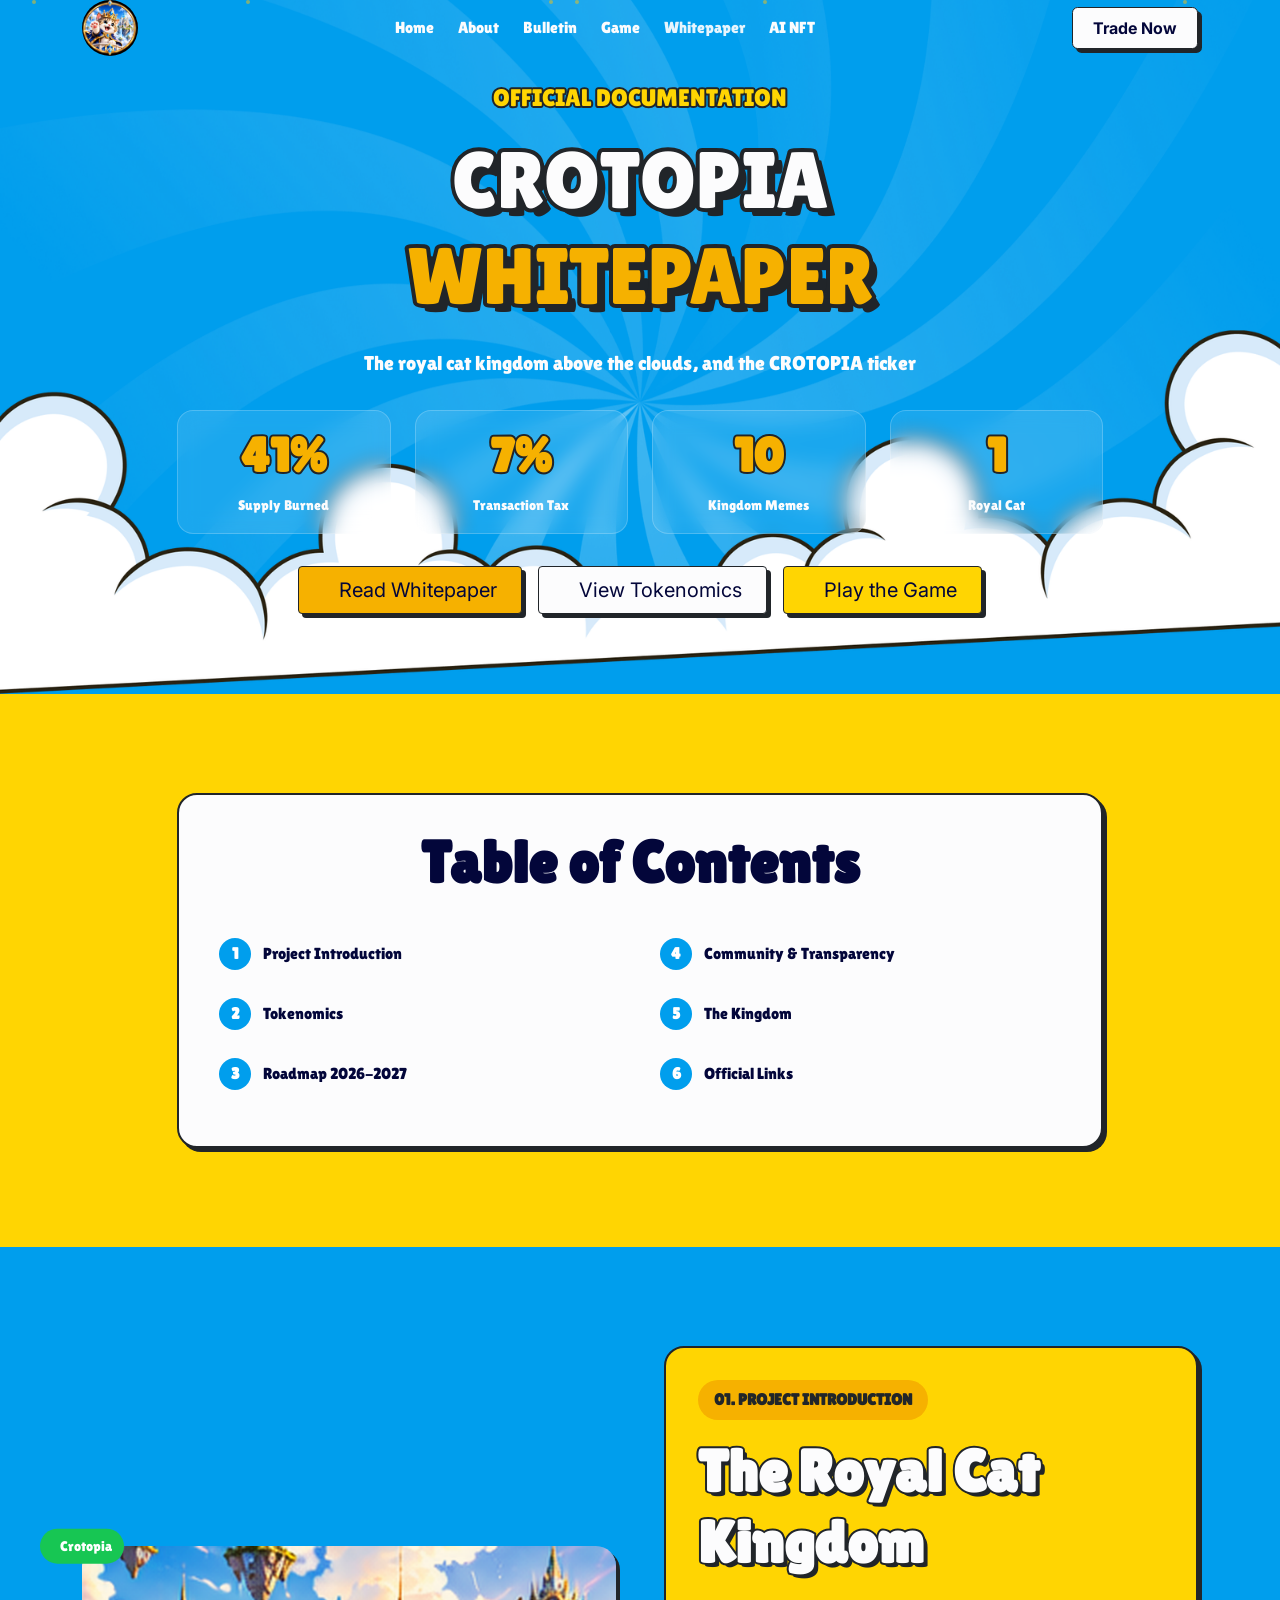
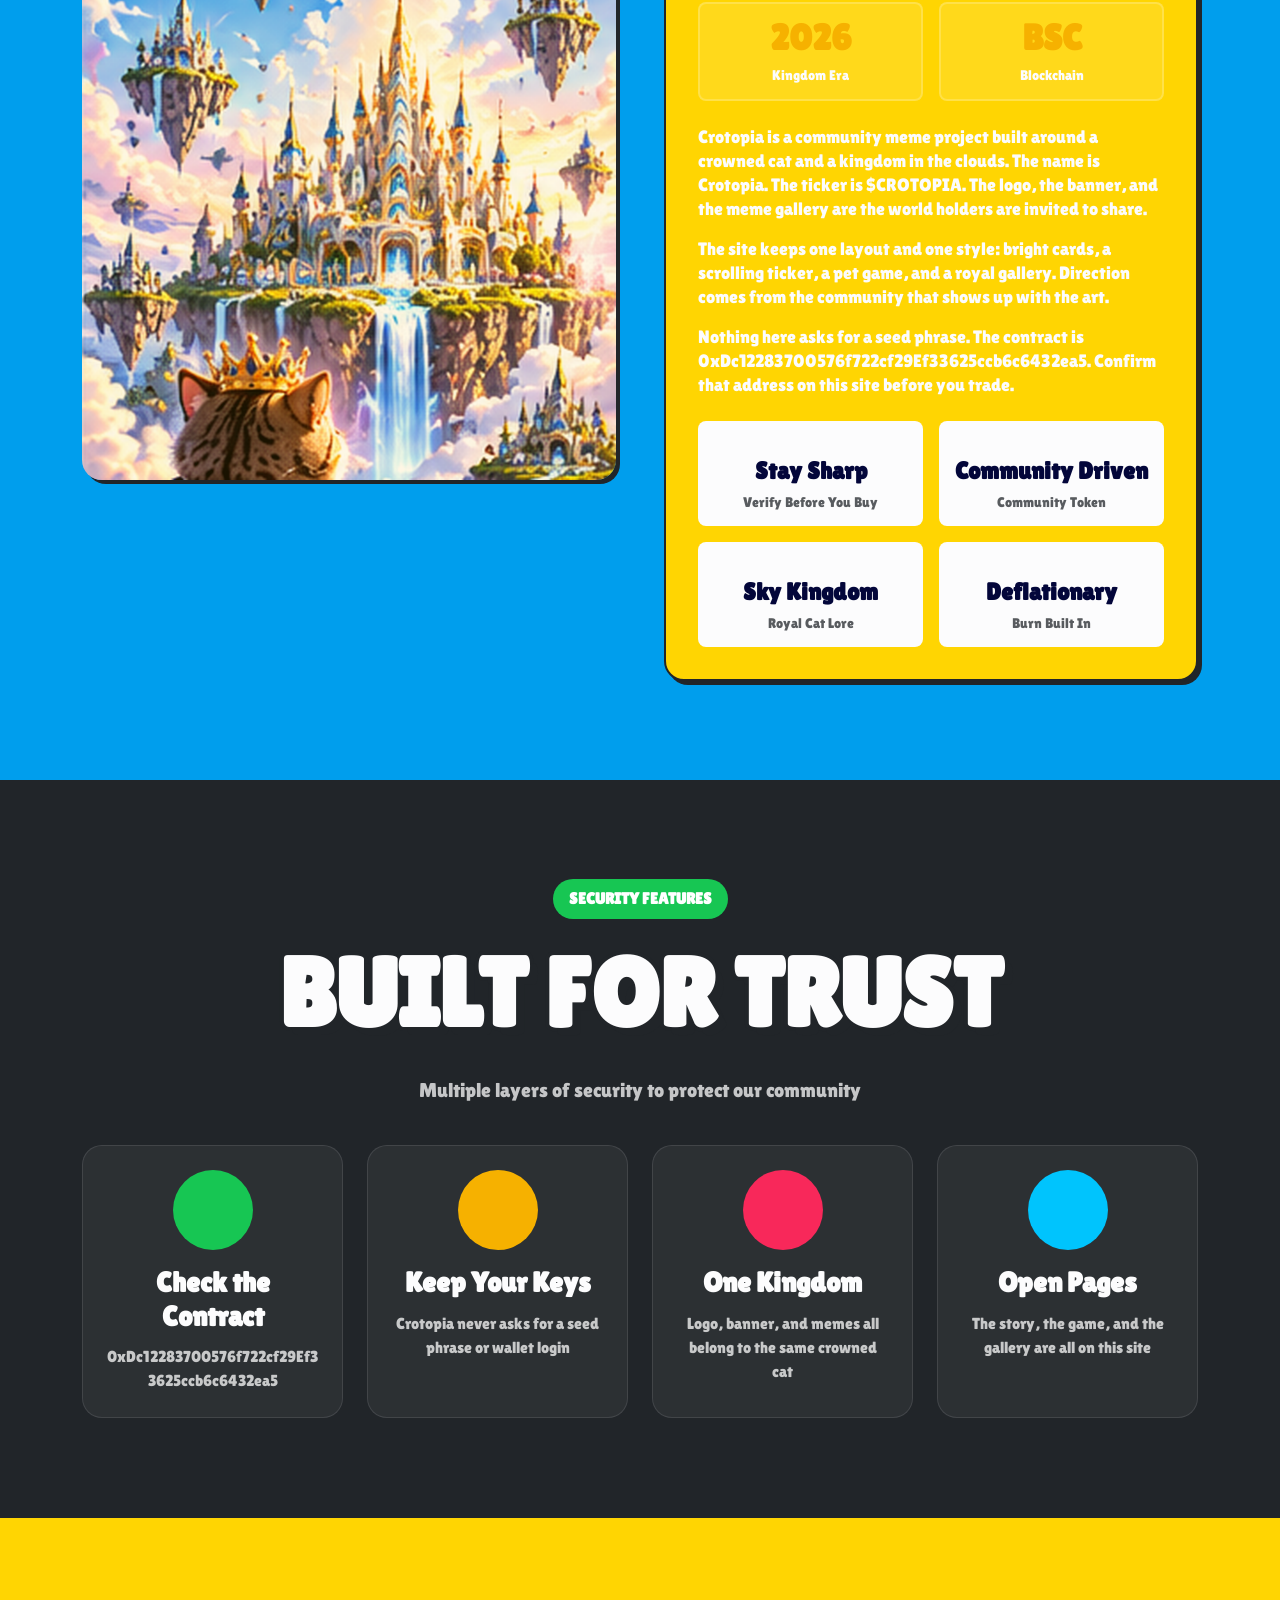
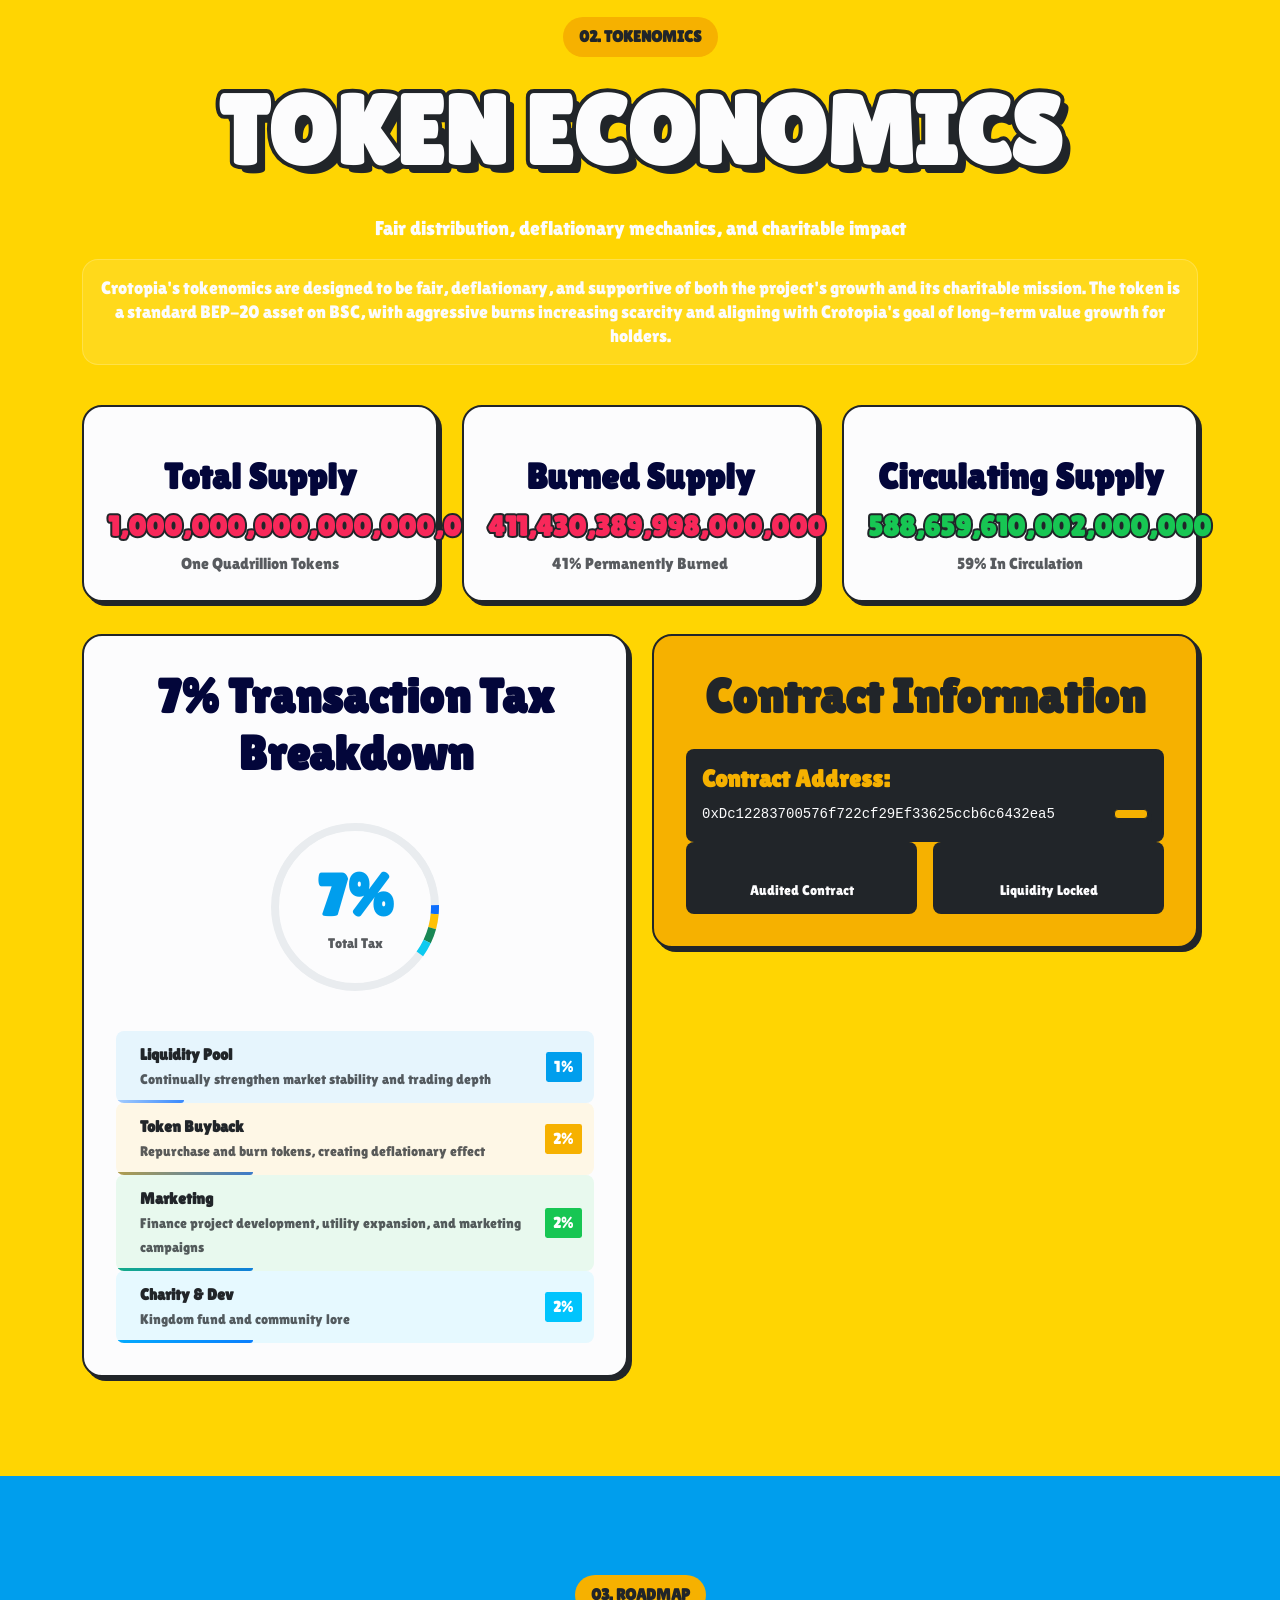
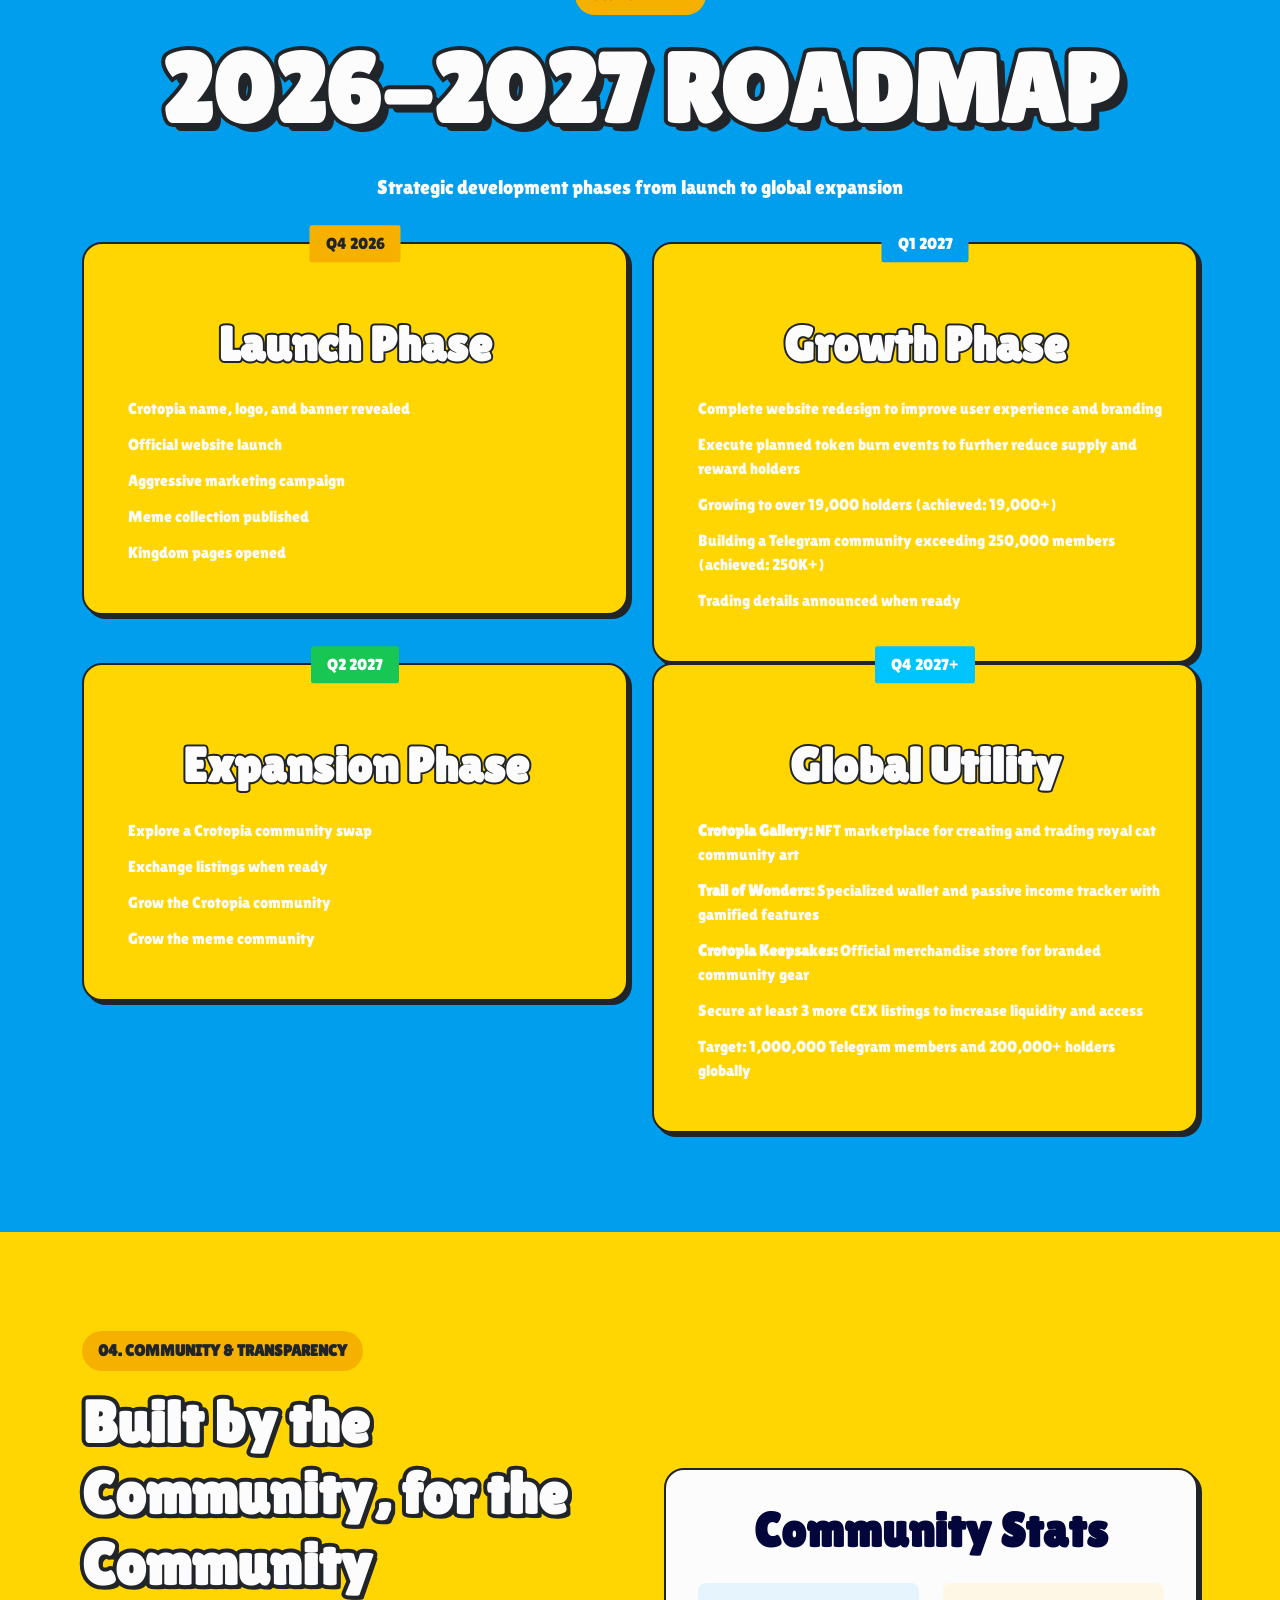
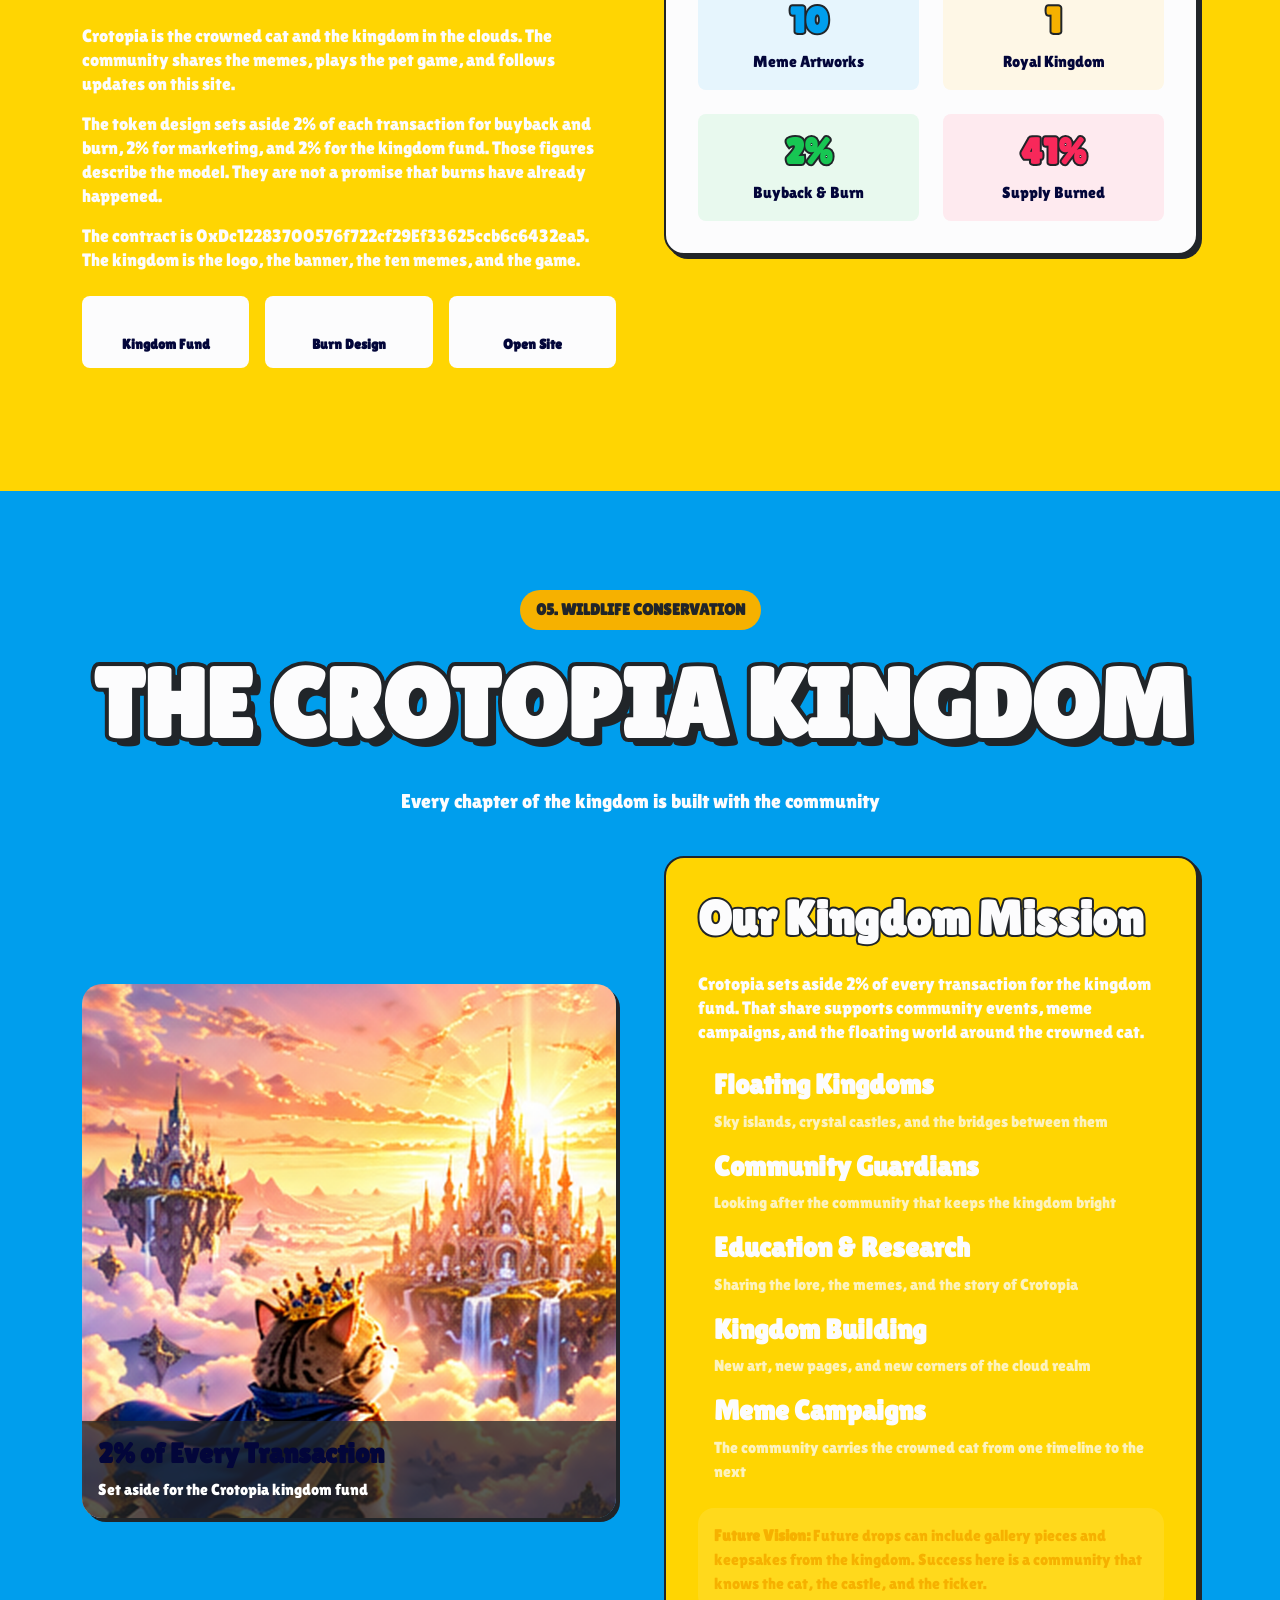
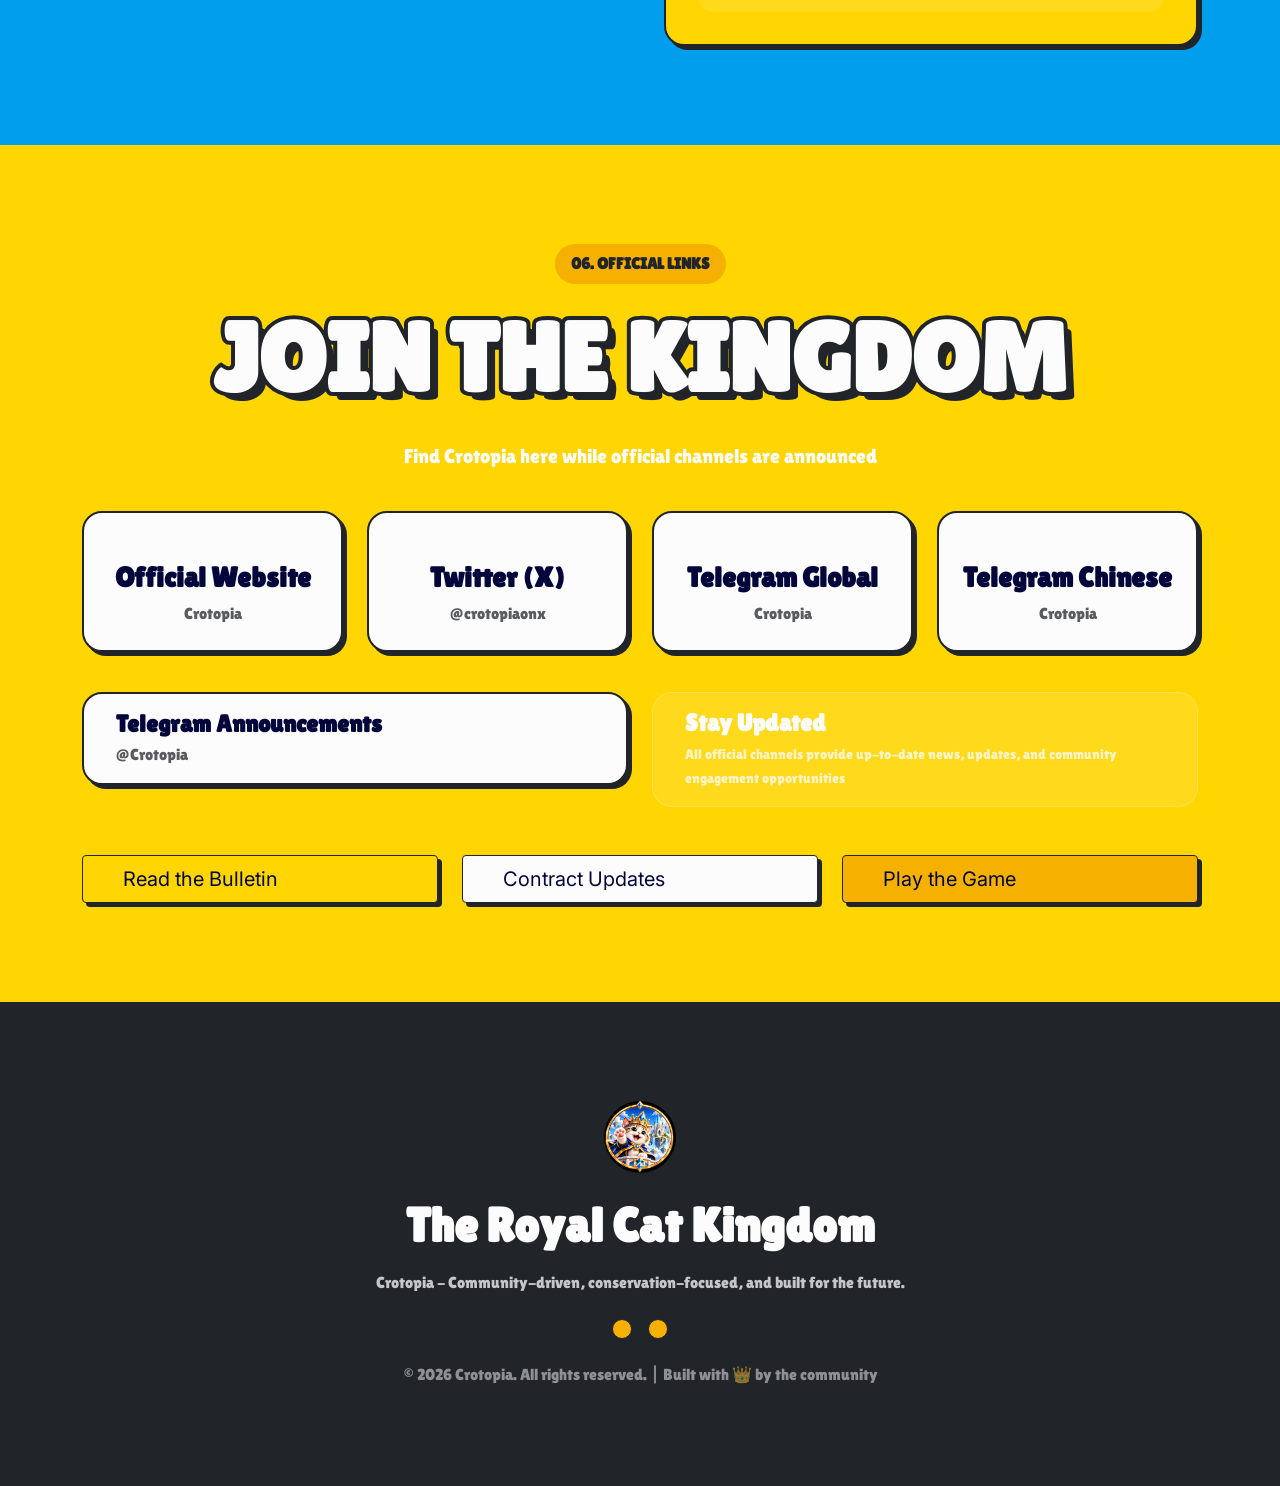
<file: whitepaper.html>
<!DOCTYPE html>
<html lang="en" data-bs-theme="light">

<head>
    <meta charset="utf-8">
    <meta name="viewport" content="width=device-width, initial-scale=1.0">
    <meta name="description" content="Crotopia - CROTOPIA Official Whitepaper. Discover our fierce strategy, firm tokenomics, and the path to victory in the crypto world.">
    <meta name="keywords" content="Crotopia, CROTOPIA, whitepaper, tokenomics, roadmap, royal cat, kingdom">
    <meta name="author" content="Crotopia Team">
    <title>Crotopia — Whitepaper</title>
    <link rel="icon" href="logo.png" type="image/png">
    <link rel="apple-touch-icon" href="logo.png">
    <link rel="stylesheet" href="static/css/bootstrap.css">
    <link rel="stylesheet" href="static/css/bootstrap-icons.css">
    <link rel="stylesheet" href="static/css/simplebar.css">
    <link rel="stylesheet" href="static/css/swiper-bundle.css">
    <link rel="stylesheet" href="static/css/ff-1.css">
    <link rel="stylesheet" href="static/css/ff-2.css">
    <link rel="stylesheet" href="static/css/style.css">
</head>

<body class="bg-primary overflow-x-hidden">
    <!-- Navbar  -->
    <nav class="navbar navbar-expand-lg primary-header primary-header--transparent-light-alt primary-header--fixed top-0 primary-header-crossed:full-dark">
        <div class="container align-items-lg-center">
            <!-- Logo -->
            <a class="logo" href="index.html">
                <img src="logo.png" alt="image" class="logo__img logo__img--light">
            </a>
            <!-- Logo End-->
            <!-- Mobile Menu Toggler -->
            <button class="navbar-toggler border-0" type="button" data-bs-toggle="collapse" data-bs-target="#navbar0" aria-controls="navbar0" aria-expanded="false" aria-label="Toggle navigation">
                <iconify-icon icon="solar:hamburger-menu-line-duotone"></iconify-icon>
            </button>
            <!-- Mobile Menu Toggler End-->
            <!-- Menu -->
            <div class="collapse navbar-collapse" id="navbar0">
                <ul class="navbar-nav flex-grow-1 justify-content-center mx-lg-4 mb-2 mb-lg-0">
                    <li class="nav-item">
                        <a class="nav-link" aria-current="page" href="index.html">Home</a>
                            </li>
                    <li class="nav-item">
                        <a class="nav-link" aria-current="page" href="about.html">About</a>
                            </li>
                    <li class="nav-item">
                        <a class="nav-link" aria-current="page" href="contact.html">Bulletin</a>
                    </li>
                    <li class="nav-item">
                        <a class="nav-link" aria-current="page" href="game.html">Game</a>
                    </li>
                    <li class="nav-item">
                        <a class="nav-link active" aria-current="page" href="whitepaper.html">Whitepaper</a>
                    </li>
                    <li class="nav-item">
                        <a class="nav-link" aria-current="page" href="nft.html">AI NFT</a>
                    </li>
                </ul>
                <div class="d-flex align-items-center gap-3 ms-lg-auto">
                    <a href="contact.html" class="btn btn-light fw-bold text-heading" target="_blank"> Trade Now </a>
                </div>
            </div>
            <!-- Menu End -->
        </div>
    </nav>
    <!-- Navbar End -->

    <!-- Hero Section -->
    <section class="hero-section py-20 position-relative overflow-hidden">
        <div class="container">
            <div class="row justify-content-center text-center">
                <div class="col-lg-10">
                    <div class="position-relative z-2">
                        <span class="d-inline-block mb-4 text-secondary fs-24 text-stroke">OFFICIAL DOCUMENTATION</span>
                        <h1 class="display-1 text-light text-stroke-md text-shadow-md mb-6">
                            CROTOPIA<br><span class="text-warning">WHITEPAPER</span>
                        </h1>
                        <p class="fs-20 text-light mb-8">The royal cat kingdom above the clouds, and the CROTOPIA ticker</p>
                        
                        <!-- Stats Row -->
                        <div class="row g-4 mb-8">
                            <div class="col-lg-3 col-6">
                                <div class="bg-light bg-opacity-10 backdrop-blur rounded-4 p-4 border border-light border-opacity-20">
                                    <h3 class="text-warning text-stroke mb-2">41%</h3>
                                    <p class="text-light mb-0 fs-14">Supply Burned</p>
                                </div>
                            </div>
                            <div class="col-lg-3 col-6">
                                <div class="bg-light bg-opacity-10 backdrop-blur rounded-4 p-4 border border-light border-opacity-20">
                                    <h3 class="text-warning text-stroke mb-2">7%</h3>
                                    <p class="text-light mb-0 fs-14">Transaction Tax</p>
                                </div>
                            </div>
                            <div class="col-lg-3 col-6">
                                <div class="bg-light bg-opacity-10 backdrop-blur rounded-4 p-4 border border-light border-opacity-20">
                                    <h3 class="text-warning text-stroke mb-2">10</h3>
                                    <p class="text-light mb-0 fs-14">Kingdom Memes</p>
                                </div>
                            </div>
                            <div class="col-lg-3 col-6">
                                <div class="bg-light bg-opacity-10 backdrop-blur rounded-4 p-4 border border-light border-opacity-20">
                                    <h3 class="text-warning text-stroke mb-2">1</h3>
                                    <p class="text-light mb-0 fs-14">Royal Cat</p>
                                </div>
                            </div>
                        </div>
                        
                        <div class="d-flex justify-content-center gap-4 flex-wrap">
                            <a href="#introduction" class="btn btn-lg btn-warning text-heading align-items-center">
                                <iconify-icon icon="material-symbols:description" class="me-2"></iconify-icon>
                                <span>Read Whitepaper</span>
                            </a>
                            <a href="#tokenomics" class="btn btn-lg btn-light text-heading align-items-center">
                                <iconify-icon icon="material-symbols:analytics" class="me-2"></iconify-icon>
                                <span>View Tokenomics</span>
                            </a>
                            <a href="game.html" class="btn btn-lg btn-secondary text-heading align-items-center">
                                <iconify-icon icon="material-symbols:pets" class="me-2"></iconify-icon>
                                <span>Play the Game</span>
                            </a>
                        </div>
                    </div>
                </div>
            </div>
        </div>
        
        <!-- Background Elements -->
        <img src="static/picture/hero-bg-1.png" alt="Background" class="img-fluid w-100 position-absolute start-0 bottom-0 z-n1 pointer-none gsap-fade-in" data-delay="2">
        <img src="static/picture/hero-cloud-1.png" alt="Cloud" class="img-fluid w-100 position-absolute start-50 bottom-0 translate-middle-x z-n1 gsap-fade-in" data-delay="1.75">
        
        <!-- Floating Elements -->
        <div class="position-absolute top-20 start-10 z-n1 gsap-fade-in" data-delay="2.5">
            <iconify-icon icon="mingcute:binance-coin-bnb-fill" class="fs-40 text-warning opacity-20 floating-element"></iconify-icon>
        </div>
        <div class="position-absolute top-30 end-10 z-n1 gsap-fade-in" data-delay="3">
            <iconify-icon icon="material-symbols:pets" class="fs-50 text-secondary opacity-20 floating-element" style="animation-delay: 1s;"></iconify-icon>
        </div>
        <div class="position-absolute bottom-30 start-20 z-n1 gsap-fade-in" data-delay="3.5">
            <iconify-icon icon="material-symbols:token" class="fs-35 text-light opacity-15 floating-element" style="animation-delay: 2s;"></iconify-icon>
        </div>
    </section>

    <!-- Table of Contents -->
    <section class="section-space-y bg-secondary">
        <div class="container">
            <div class="row justify-content-center">
                <div class="col-lg-10">
                    <div class="bg-light border border-2x border-dark shadow-sharp rounded-5 p-8 table-of-contents">
                        <h2 class="text-center text-heading mb-8">Table of Contents</h2>
                        <div class="row g-4">
                            <div class="col-md-6">
                                <ul class="list-unstyled">
                                    <li class="mb-3">
                                        <a href="#introduction" class="d-flex align-items-center text-decoration-none text-heading hover:text-primary">
                                            <span class="w-8 h-8 rounded-circle bg-primary text-white d-flex align-items-center justify-content-center me-3 fw-bold">1</span>
                                            Project Introduction
                                        </a>
                                    </li>
                                    <li class="mb-3">
                                        <a href="#tokenomics" class="d-flex align-items-center text-decoration-none text-heading hover:text-primary">
                                            <span class="w-8 h-8 rounded-circle bg-primary text-white d-flex align-items-center justify-content-center me-3 fw-bold">2</span>
                                            Tokenomics
                                        </a>
                                    </li>
                                    <li class="mb-3">
                                        <a href="#roadmap" class="d-flex align-items-center text-decoration-none text-heading hover:text-primary">
                                            <span class="w-8 h-8 rounded-circle bg-primary text-white d-flex align-items-center justify-content-center me-3 fw-bold">3</span>
                                            Roadmap 2026-2027
                                        </a>
                                    </li>
                                </ul>
                            </div>
                            <div class="col-md-6">
                                <ul class="list-unstyled">
                                    <li class="mb-3">
                                        <a href="#community" class="d-flex align-items-center text-decoration-none text-heading hover:text-primary">
                                            <span class="w-8 h-8 rounded-circle bg-primary text-white d-flex align-items-center justify-content-center me-3 fw-bold">4</span>
                                            Community & Transparency
                                        </a>
                                    </li>
                                    <li class="mb-3">
                                        <a href="#conservation" class="d-flex align-items-center text-decoration-none text-heading hover:text-primary">
                                            <span class="w-8 h-8 rounded-circle bg-primary text-white d-flex align-items-center justify-content-center me-3 fw-bold">5</span>
                                            The Kingdom
                                        </a>
                                    </li>
                                    <li class="mb-3">
                                        <a href="#links" class="d-flex align-items-center text-decoration-none text-heading hover:text-primary">
                                            <span class="w-8 h-8 rounded-circle bg-primary text-white d-flex align-items-center justify-content-center me-3 fw-bold">6</span>
                                            Official Links
                                        </a>
                                    </li>
                                </ul>
                            </div>
                        </div>
                    </div>
                </div>
            </div>
        </div>
    </section>

    <!-- Introduction Section -->
    <section id="introduction" class="section-space-y">
        <div class="container">
            <div class="row g-5 align-items-center">
                <div class="col-lg-6">
                    <div class="position-relative">
                        <img src="memes/04_Kingdom_Adventure.png" alt="Crotopia kingdom" class="img-fluid rounded-5 shadow-sharp">
                        <div class="position-absolute top-0 start-0 w-100 h-100 bg-warning opacity-10 rounded-5"></div>
                        <!-- Floating Badge -->
                        <div class="position-absolute top-0 start-0 translate-middle">
                            <span class="badge bg-success fs-14 px-3 py-2 rounded-pill">
                                <iconify-icon icon="material-symbols:verified" class="me-1"></iconify-icon>
                                Crotopia
                            </span>
                        </div>
                    </div>
                </div>
                <div class="col-lg-6">
                    <div class="bg-secondary p-8 rounded-5 border border-2x border-dark shadow-sharp position-relative overflow-hidden">
                        <span class="d-inline-block px-4 py-2 bg-warning text-dark rounded-pill fw-bold mb-4">01. PROJECT INTRODUCTION</span>
                        <h2 class="text-light text-stroke text-shadow mb-6">The Royal Cat Kingdom</h2>
                        
                        <!-- Key Highlights -->
                        <div class="row g-3 mb-6">
                            <div class="col-6">
                                <div class="text-center p-3 bg-light bg-opacity-10 rounded border border-light border-opacity-20">
                                    <h4 class="text-warning mb-1">2026</h4>
                                    <small class="text-light">Kingdom Era</small>
                                </div>
                            </div>
                            <div class="col-6">
                                <div class="text-center p-3 bg-light bg-opacity-10 rounded border border-light border-opacity-20">
                                    <h4 class="text-warning mb-1">BSC</h4>
                                    <small class="text-light">Blockchain</small>
                                </div>
                            </div>
                        </div>
                        
                        <p class="text-light fs-18 mb-4">
                            Crotopia is a community meme project built around a crowned cat and a kingdom in the clouds. The name is Crotopia. The ticker is $CROTOPIA. The logo, the banner, and the meme gallery are the world holders are invited to share.
                        </p>
                        <p class="text-light fs-18 mb-4">
                            The site keeps one layout and one style: bright cards, a scrolling ticker, a pet game, and a royal gallery. Direction comes from the community that shows up with the art.
                        </p>
                        <p class="text-light fs-18 mb-6">
                            Nothing here asks for a seed phrase. The contract is 0xDc12283700576f722cf29Ef33625ccb6c6432ea5. Confirm that address on this site before you trade.
                        </p>
                        
                        <!-- Feature Grid -->
                        <div class="row g-3">
                            <div class="col-6">
                                <div class="text-center p-3 bg-light rounded hover-lift">
                                    <iconify-icon icon="material-symbols:security" class="fs-40 text-success mb-2"></iconify-icon>
                                    <h6 class="text-heading mb-1">Stay Sharp</h6>
                                    <small class="text-muted">Verify Before You Buy</small>
                                </div>
                            </div>
                            <div class="col-6">
                                <div class="text-center p-3 bg-light rounded hover-lift">
                                    <iconify-icon icon="material-symbols:groups" class="fs-40 text-primary mb-2"></iconify-icon>
                                    <h6 class="text-heading mb-1">Community Driven</h6>
                                    <small class="text-muted">Community Token</small>
                                </div>
                            </div>
                            <div class="col-6">
                                <div class="text-center p-3 bg-light rounded hover-lift">
                                    <iconify-icon icon="material-symbols:eco" class="fs-40 text-success mb-2"></iconify-icon>
                                    <h6 class="text-heading mb-1">Sky Kingdom</h6>
                                    <small class="text-muted">Royal Cat Lore</small>
                                </div>
                            </div>
                            <div class="col-6">
                                <div class="text-center p-3 bg-light rounded hover-lift">
                                    <iconify-icon icon="material-symbols:trending-up" class="fs-40 text-warning mb-2"></iconify-icon>
                                    <h6 class="text-heading mb-1">Deflationary</h6>
                                    <small class="text-muted">Burn Built In</small>
                                </div>
                            </div>
                        </div>
                        
                        <!-- Background Pattern -->
                        <div class="position-absolute top-0 end-0 p-4 opacity-5">
                            <iconify-icon icon="material-symbols:pets" class="fs-80 text-warning"></iconify-icon>
                        </div>
                    </div>
                </div>
            </div>
        </div>
    </section>

    <!-- Security Features Section -->
    <section class="section-space-y bg-dark">
        <div class="container">
            <div class="text-center mb-10">
                <span class="d-inline-block px-4 py-2 bg-success text-white rounded-pill fw-bold mb-4">SECURITY FEATURES</span>
                <h2 class="text-light text-stroke-md text-shadow-md fs-6vw mb-6">BUILT FOR TRUST</h2>
                <p class="fs-20 text-light opacity-75">Multiple layers of security to protect our community</p>
            </div>
            
            <div class="row g-4">
                <div class="col-lg-3 col-md-6">
                    <div class="text-center p-6 bg-light bg-opacity-5 rounded-5 border border-light border-opacity-10 hover-lift h-100">
                        <div class="mb-4">
                            <div class="d-inline-flex align-items-center justify-content-center w-20 h-20 bg-success rounded-circle">
                                <iconify-icon icon="material-symbols:verified" class="fs-40 text-white"></iconify-icon>
                            </div>
                        </div>
                        <h5 class="text-light mb-3">Check the Contract</h5>
                        <p class="text-light opacity-75 mb-0" style="word-break:break-all">0xDc12283700576f722cf29Ef33625ccb6c6432ea5</p>
                    </div>
                </div>
                
                <div class="col-lg-3 col-md-6">
                    <div class="text-center p-6 bg-light bg-opacity-5 rounded-5 border border-light border-opacity-10 hover-lift h-100">
                        <div class="mb-4">
                            <div class="d-inline-flex align-items-center justify-content-center w-20 h-20 bg-warning rounded-circle">
                                <iconify-icon icon="material-symbols:lock" class="fs-40 text-dark"></iconify-icon>
                            </div>
                        </div>
                        <h5 class="text-light mb-3">Keep Your Keys</h5>
                        <p class="text-light opacity-75 mb-0">Crotopia never asks for a seed phrase or wallet login</p>
                    </div>
                </div>
                
                <div class="col-lg-3 col-md-6">
                    <div class="text-center p-6 bg-light bg-opacity-5 rounded-5 border border-light border-opacity-10 hover-lift h-100">
                        <div class="mb-4">
                            <div class="d-inline-flex align-items-center justify-content-center w-20 h-20 bg-danger rounded-circle">
                                <iconify-icon icon="material-symbols:cancel" class="fs-40 text-white"></iconify-icon>
                            </div>
                        </div>
                        <h5 class="text-light mb-3">One Kingdom</h5>
                        <p class="text-light opacity-75 mb-0">Logo, banner, and memes all belong to the same crowned cat</p>
                    </div>
                </div>
                
                <div class="col-lg-3 col-md-6">
                    <div class="text-center p-6 bg-light bg-opacity-5 rounded-5 border border-light border-opacity-10 hover-lift h-100">
                        <div class="mb-4">
                            <div class="d-inline-flex align-items-center justify-content-center w-20 h-20 bg-info rounded-circle">
                                <iconify-icon icon="material-symbols:visibility" class="fs-40 text-white"></iconify-icon>
                            </div>
                        </div>
                        <h5 class="text-light mb-3">Open Pages</h5>
                        <p class="text-light opacity-75 mb-0">The story, the game, and the gallery are all on this site</p>
                    </div>
                </div>
            </div>
        </div>
    </section>

    <!-- Tokenomics Section -->
    <section id="tokenomics" class="section-space-y bg-secondary">
        <div class="container">
            <div class="text-center mb-10">
                <span class="d-inline-block px-4 py-2 bg-warning text-dark rounded-pill fw-bold mb-4">02. TOKENOMICS</span>
                <h2 class="text-light text-stroke-md text-shadow-md fs-6vw mb-6">TOKEN ECONOMICS</h2>
                <p class="fs-20 text-light mb-4">Fair distribution, deflationary mechanics, and charitable impact</p>
                <div class="bg-light bg-opacity-10 rounded-4 p-4 border border-light border-opacity-20 mb-6">
                    <p class="text-light fs-18 mb-0">
                        Crotopia's tokenomics are designed to be fair, deflationary, and supportive of both the project's growth and its charitable mission. The token is a standard BEP-20 asset on BSC, with aggressive burns increasing scarcity and aligning with Crotopia's goal of long-term value growth for holders.
                    </p>
                </div>
            </div>
            
            <div class="row g-4 mb-8">
                <!-- Supply Information -->
                <div class="col-lg-4">
                    <div class="bg-light border border-2x border-dark shadow-sharp rounded-5 p-6 text-center h-100">
                        <iconify-icon icon="material-symbols:token" class="fs-60 text-warning mb-4"></iconify-icon>
                        <h4 class="text-heading mb-3">Total Supply</h4>
                        <h5 class="text-danger text-stroke mb-2">1,000,000,000,000,000,000</h5>
                        <p class="text-muted mb-0">One Quadrillion Tokens</p>
                    </div>
                </div>
                
                <div class="col-lg-4">
                    <div class="bg-light border border-2x border-dark shadow-sharp rounded-5 p-6 text-center h-100">
                        <iconify-icon icon="material-symbols:local-fire-department" class="fs-60 text-danger mb-4"></iconify-icon>
                        <h4 class="text-heading mb-3">Burned Supply</h4>
                        <h5 class="text-danger text-stroke mb-2">411,430,389,998,000,000</h5>
                        <p class="text-muted mb-0">41% Permanently Burned</p>
                    </div>
                </div>
                
                <div class="col-lg-4">
                    <div class="bg-light border border-2x border-dark shadow-sharp rounded-5 p-6 text-center h-100">
                        <iconify-icon icon="material-symbols:trending-up" class="fs-60 text-success mb-4"></iconify-icon>
                        <h4 class="text-heading mb-3">Circulating Supply</h4>
                        <h5 class="text-success text-stroke mb-2">588,659,610,002,000,000</h5>
                        <p class="text-muted mb-0">59% In Circulation</p>
                    </div>
                </div>
            </div>

            <!-- Tax Structure -->
            <div class="row g-4">
                <div class="col-lg-6">
                    <div class="bg-light border border-2x border-dark shadow-sharp rounded-5 p-8 position-relative overflow-hidden">
                        <h3 class="text-heading text-center mb-6">7% Transaction Tax Breakdown</h3>
                        
                        <!-- Animated Progress Circles -->
                        <div class="text-center mb-6">
                            <div class="position-relative d-inline-block">
                                <svg width="200" height="200" class="tax-chart">
                                    <circle cx="100" cy="100" r="80" fill="none" stroke="#e9ecef" stroke-width="8"/>
                                    <!-- Liquidity 1% -->
                                    <circle cx="100" cy="100" r="80" fill="none" stroke="#0d6efd" stroke-width="8" 
                                            stroke-dasharray="7.14 492.86" stroke-dashoffset="0" class="tax-segment" data-percentage="1"/>
                                    <!-- Buyback 2% -->
                                    <circle cx="100" cy="100" r="80" fill="none" stroke="#ffc107" stroke-width="8" 
                                            stroke-dasharray="14.28 485.72" stroke-dashoffset="-7.14" class="tax-segment" data-percentage="2"/>
                                    <!-- Marketing 2% -->
                                    <circle cx="100" cy="100" r="80" fill="none" stroke="#198754" stroke-width="8" 
                                            stroke-dasharray="14.28 485.72" stroke-dashoffset="-21.42" class="tax-segment" data-percentage="2"/>
                                    <!-- Charity 2% -->
                                    <circle cx="100" cy="100" r="80" fill="none" stroke="#0dcaf0" stroke-width="8" 
                                            stroke-dasharray="14.28 485.72" stroke-dashoffset="-35.7" class="tax-segment" data-percentage="2"/>
                                </svg>
                                <div class="position-absolute top-50 start-50 translate-middle text-center">
                                    <h2 class="text-primary mb-0">7%</h2>
                                    <small class="text-muted">Total Tax</small>
                                </div>
                            </div>
                        </div>
                        
                        <div class="space-y-4">
                            <div class="tax-item d-flex justify-content-between align-items-center p-3 bg-primary-subtle rounded position-relative overflow-hidden" data-aos="slide-right" data-aos-delay="100">
                                <div class="d-flex align-items-center">
                                    <iconify-icon icon="material-symbols:water-drop" class="fs-24 text-primary me-3"></iconify-icon>
                                    <div>
                                        <span class="fw-bold d-block">Liquidity Pool</span>
                                        <small class="text-muted">Continually strengthen market stability and trading depth</small>
                                    </div>
                                </div>
                                <span class="badge bg-primary fs-16">1%</span>
                                <div class="tax-progress" style="width: 14.3%"></div>
                            </div>
                            
                            <div class="tax-item d-flex justify-content-between align-items-center p-3 bg-warning-subtle rounded position-relative overflow-hidden" data-aos="slide-right" data-aos-delay="200">
                                <div class="d-flex align-items-center">
                                    <iconify-icon icon="material-symbols:shopping-cart" class="fs-24 text-warning me-3"></iconify-icon>
                                    <div>
                                        <span class="fw-bold d-block">Token Buyback</span>
                                        <small class="text-muted">Repurchase and burn tokens, creating deflationary effect</small>
                                    </div>
                                </div>
                                <span class="badge bg-warning fs-16">2%</span>
                                <div class="tax-progress bg-warning" style="width: 28.6%"></div>
                            </div>
                            
                            <div class="tax-item d-flex justify-content-between align-items-center p-3 bg-success-subtle rounded position-relative overflow-hidden" data-aos="slide-right" data-aos-delay="300">
                                <div class="d-flex align-items-center">
                                    <iconify-icon icon="material-symbols:campaign" class="fs-24 text-success me-3"></iconify-icon>
                                    <div>
                                        <span class="fw-bold d-block">Marketing</span>
                                        <small class="text-muted">Finance project development, utility expansion, and marketing campaigns</small>
                                    </div>
                                </div>
                                <span class="badge bg-success fs-16">2%</span>
                                <div class="tax-progress bg-success" style="width: 28.6%"></div>
                            </div>
                            
                            <div class="tax-item d-flex justify-content-between align-items-center p-3 bg-info-subtle rounded position-relative overflow-hidden" data-aos="slide-right" data-aos-delay="400">
                                <div class="d-flex align-items-center">
                                    <iconify-icon icon="material-symbols:pets" class="fs-24 text-info me-3"></iconify-icon>
                                    <div>
                                        <span class="fw-bold d-block">Charity & Dev</span>
                                        <small class="text-muted">Kingdom fund and community lore</small>
                                    </div>
                                </div>
                                <span class="badge bg-info fs-16">2%</span>
                                <div class="tax-progress bg-info" style="width: 28.6%"></div>
                            </div>
                        </div>
                        
                        <!-- Decorative Elements -->
                        <div class="position-absolute top-0 end-0 p-3 opacity-10">
                            <iconify-icon icon="material-symbols:analytics" class="fs-60 text-primary"></iconify-icon>
                        </div>
                    </div>
                </div>
                
                <div class="col-lg-6">
                    <div class="bg-warning border border-2x border-dark shadow-sharp rounded-5 p-8">
                        <h3 class="text-dark text-center mb-6">Contract Information</h3>
                        <div class="space-y-4">
                            <div class="p-4 bg-dark rounded">
                                <h6 class="text-warning mb-2">Contract Address:</h6>
                                <div class="d-flex align-items-center gap-2">
                                    <code class="text-light fs-14 flex-grow-1" style="word-break:break-all">0xDc12283700576f722cf29Ef33625ccb6c6432ea5</code>
                                    <button class="btn btn-sm btn-warning" onclick="copyAddress()">
                                        <iconify-icon icon="material-symbols:copy-all"></iconify-icon>
                                    </button>
                                </div>
                            </div>
                            <div class="row g-3 text-center">
                                <div class="col-6">
                                    <div class="p-3 bg-dark rounded">
                                        <iconify-icon icon="material-symbols:verified" class="fs-30 text-success mb-2"></iconify-icon>
                                        <p class="text-light mb-0 fs-14">Audited Contract</p>
                                    </div>
                                </div>
                                <div class="col-6">
                                    <div class="p-3 bg-dark rounded">
                                        <iconify-icon icon="material-symbols:lock" class="fs-30 text-warning mb-2"></iconify-icon>
                                        <p class="text-light mb-0 fs-14">Liquidity Locked</p>
                                    </div>
                                </div>
                            </div>
                        </div>
                    </div>
                </div>
            </div>
        </div>
    </section>

    <!-- Roadmap Section -->
    <section id="roadmap" class="section-space-y">
        <div class="container">
            <div class="text-center mb-10">
                <span class="d-inline-block px-4 py-2 bg-warning text-dark rounded-pill fw-bold mb-4">03. ROADMAP</span>
                <h2 class="text-light text-stroke-md text-shadow-md fs-6vw mb-6">2026-2027 ROADMAP</h2>
                <p class="fs-20 text-light">Strategic development phases from launch to global expansion</p>
            </div>

            <div class="row g-6">
                <!-- Q4 2026 -->
                <div class="col-lg-6">
                    <div class="bg-secondary border border-2x border-dark shadow-sharp rounded-5 p-8 position-relative">
                        <div class="position-absolute top-0 start-50 translate-middle">
                            <span class="badge bg-warning text-dark fs-16 px-4 py-2">Q4 2026</span>
                        </div>
                        <div class="text-center mt-4 mb-6">
                            <iconify-icon icon="material-symbols:rocket-launch" class="fs-60 text-warning mb-3"></iconify-icon>
                            <h3 class="text-light text-stroke">Launch Phase</h3>
                        </div>
                        <ul class="list-unstyled text-light">
                            <li class="d-flex align-items-start mb-3">
                                <iconify-icon icon="material-symbols:check-circle" class="text-success fs-20 me-3 mt-1"></iconify-icon>
                                <span>Crotopia name, logo, and banner revealed</span>
                            </li>
                            <li class="d-flex align-items-start mb-3">
                                <iconify-icon icon="material-symbols:check-circle" class="text-success fs-20 me-3 mt-1"></iconify-icon>
                                <span>Official website launch</span>
                            </li>
                            <li class="d-flex align-items-start mb-3">
                                <iconify-icon icon="material-symbols:check-circle" class="text-success fs-20 me-3 mt-1"></iconify-icon>
                                <span>Aggressive marketing campaign</span>
                            </li>
                            <li class="d-flex align-items-start mb-3">
                                <iconify-icon icon="material-symbols:check-circle" class="text-success fs-20 me-3 mt-1"></iconify-icon>
                                <span>Meme collection published</span>
                            </li>
                            <li class="d-flex align-items-start">
                                <iconify-icon icon="material-symbols:check-circle" class="text-success fs-20 me-3 mt-1"></iconify-icon>
                                <span>Kingdom pages opened</span>
                            </li>
                        </ul>
                    </div>
                </div>

                <!-- Q1 2027 -->
                <div class="col-lg-6">
                    <div class="bg-secondary border border-2x border-dark shadow-sharp rounded-5 p-8 position-relative">
                        <div class="position-absolute top-0 start-50 translate-middle">
                            <span class="badge bg-primary text-white fs-16 px-4 py-2">Q1 2027</span>
                        </div>
                        <div class="text-center mt-4 mb-6">
                            <iconify-icon icon="material-symbols:trending-up" class="fs-60 text-primary mb-3"></iconify-icon>
                            <h3 class="text-light text-stroke">Growth Phase</h3>
                        </div>
                        <ul class="list-unstyled text-light">
                            <li class="d-flex align-items-start mb-3">
                                <iconify-icon icon="material-symbols:check-circle" class="text-success fs-20 me-3 mt-1"></iconify-icon>
                                <span>Complete website redesign to improve user experience and branding</span>
                            </li>
                            <li class="d-flex align-items-start mb-3">
                                <iconify-icon icon="material-symbols:check-circle" class="text-success fs-20 me-3 mt-1"></iconify-icon>
                                <span>Execute planned token burn events to further reduce supply and reward holders</span>
                            </li>
                            <li class="d-flex align-items-start mb-3">
                                <iconify-icon icon="material-symbols:check-circle" class="text-success fs-20 me-3 mt-1"></iconify-icon>
                                <span>Growing to over 19,000 holders (achieved: 19,000+)</span>
                            </li>
                            <li class="d-flex align-items-start mb-3">
                                <iconify-icon icon="material-symbols:check-circle" class="text-success fs-20 me-3 mt-1"></iconify-icon>
                                <span>Building a Telegram community exceeding 250,000 members (achieved: 250K+)</span>
                            </li>
                            <li class="d-flex align-items-start">
                                <iconify-icon icon="material-symbols:check-circle" class="text-success fs-20 me-3 mt-1"></iconify-icon>
                                <span>Trading details announced when ready</span>
                            </li>
                        </ul>
                    </div>
                </div>

                <!-- Q2 2027 -->
                <div class="col-lg-6">
                    <div class="bg-secondary border border-2x border-dark shadow-sharp rounded-5 p-8 position-relative">
                        <div class="position-absolute top-0 start-50 translate-middle">
                            <span class="badge bg-success text-white fs-16 px-4 py-2">Q2 2027</span>
                        </div>
                        <div class="text-center mt-4 mb-6">
                            <iconify-icon icon="material-symbols:expand" class="fs-60 text-success mb-3"></iconify-icon>
                            <h3 class="text-light text-stroke">Expansion Phase</h3>
                        </div>
                        <ul class="list-unstyled text-light">
                            <li class="d-flex align-items-start mb-3">
                                <iconify-icon icon="material-symbols:radio-button-unchecked" class="text-warning fs-20 me-3 mt-1"></iconify-icon>
                                <span>Explore a Crotopia community swap</span>
                            </li>
                            <li class="d-flex align-items-start mb-3">
                                <iconify-icon icon="material-symbols:radio-button-unchecked" class="text-warning fs-20 me-3 mt-1"></iconify-icon>
                                <span>Exchange listings when ready</span>
                            </li>
                            <li class="d-flex align-items-start mb-3">
                                <iconify-icon icon="material-symbols:radio-button-unchecked" class="text-warning fs-20 me-3 mt-1"></iconify-icon>
                                <span>Grow the Crotopia community</span>
                            </li>
                            <li class="d-flex align-items-start">
                                <iconify-icon icon="material-symbols:radio-button-unchecked" class="text-warning fs-20 me-3 mt-1"></iconify-icon>
                                <span>Grow the meme community</span>
                            </li>
                        </ul>
                    </div>
                </div>

                <!-- Q4 2027+ -->
                <div class="col-lg-6">
                    <div class="bg-secondary border border-2x border-dark shadow-sharp rounded-5 p-8 position-relative">
                        <div class="position-absolute top-0 start-50 translate-middle">
                            <span class="badge bg-info text-white fs-16 px-4 py-2">Q4 2027+</span>
                        </div>
                        <div class="text-center mt-4 mb-6">
                            <iconify-icon icon="material-symbols:public" class="fs-60 text-info mb-3"></iconify-icon>
                            <h3 class="text-light text-stroke">Global Utility</h3>
                        </div>
                        <ul class="list-unstyled text-light">
                            <li class="d-flex align-items-start mb-3">
                                <iconify-icon icon="material-symbols:radio-button-unchecked" class="text-warning fs-20 me-3 mt-1"></iconify-icon>
                                <span><strong>Crotopia Gallery:</strong> NFT marketplace for creating and trading royal cat community art</span>
                            </li>
                            <li class="d-flex align-items-start mb-3">
                                <iconify-icon icon="material-symbols:radio-button-unchecked" class="text-warning fs-20 me-3 mt-1"></iconify-icon>
                                <span><strong>Trail of Wonders:</strong> Specialized wallet and passive income tracker with gamified features</span>
                            </li>
                            <li class="d-flex align-items-start mb-3">
                                <iconify-icon icon="material-symbols:radio-button-unchecked" class="text-warning fs-20 me-3 mt-1"></iconify-icon>
                                <span><strong>Crotopia Keepsakes:</strong> Official merchandise store for branded community gear</span>
                            </li>
                            <li class="d-flex align-items-start mb-3">
                                <iconify-icon icon="material-symbols:radio-button-unchecked" class="text-warning fs-20 me-3 mt-1"></iconify-icon>
                                <span>Secure at least 3 more CEX listings to increase liquidity and access</span>
                            </li>
                            <li class="d-flex align-items-start">
                                <iconify-icon icon="material-symbols:radio-button-unchecked" class="text-warning fs-20 me-3 mt-1"></iconify-icon>
                                <span>Target: 1,000,000 Telegram members and 200,000+ holders globally</span>
                            </li>
                        </ul>
                    </div>
                </div>
            </div>
        </div>
    </section>

    <!-- Community Section -->
    <section id="community" class="section-space-y bg-secondary">
        <div class="container">
            <div class="row g-5 align-items-center">
                <div class="col-lg-6">
                    <span class="d-inline-block px-4 py-2 bg-warning text-dark rounded-pill fw-bold mb-4">04. COMMUNITY & TRANSPARENCY</span>
                    <h2 class="text-light text-stroke-md text-shadow mb-6">Built by the Community, for the Community</h2>
                    <p class="text-light fs-18 mb-4">
                        Crotopia is the crowned cat and the kingdom in the clouds. The community shares the memes, plays the pet game, and follows updates on this site.
                    </p>
                    <p class="text-light fs-18 mb-4">
                        The token design sets aside 2% of each transaction for buyback and burn, 2% for marketing, and 2% for the kingdom fund. Those figures describe the model. They are not a promise that burns have already happened.
                    </p>
                    <p class="text-light fs-18 mb-6">
                        The contract is 0xDc12283700576f722cf29Ef33625ccb6c6432ea5. The kingdom is the logo, the banner, the ten memes, and the game.
                    </p>
                    
                    <div class="row g-3 mb-6">
                        <div class="col-4 text-center">
                            <div class="p-3 bg-light rounded">
                                <iconify-icon icon="material-symbols:lock" class="fs-40 text-success mb-2"></iconify-icon>
                                <h6 class="text-heading mb-0 fs-14">Kingdom Fund</h6>
                            </div>
                        </div>
                        <div class="col-4 text-center">
                            <div class="p-3 bg-light rounded">
                                <iconify-icon icon="material-symbols:local-fire-department" class="fs-40 text-danger mb-2"></iconify-icon>
                                <h6 class="text-heading mb-0 fs-14">Burn Design</h6>
                            </div>
                        </div>
                        <div class="col-4 text-center">
                            <div class="p-3 bg-light rounded">
                                <iconify-icon icon="material-symbols:visibility" class="fs-40 text-primary mb-2"></iconify-icon>
                                <h6 class="text-heading mb-0 fs-14">Open Site</h6>
                            </div>
                        </div>
                    </div>
                </div>
                
                <div class="col-lg-6">
                    <div class="bg-light border border-2x border-dark shadow-sharp rounded-5 p-8">
                        <h3 class="text-heading text-center mb-6">Community Stats</h3>
                        <div class="row g-4 text-center">
                            <div class="col-6">
                                <div class="p-4 bg-primary-subtle rounded">
                                    <h4 class="text-primary text-stroke mb-2">10</h4>
                                    <p class="text-heading mb-0">Meme Artworks</p>
                                </div>
                            </div>
                            <div class="col-6">
                                <div class="p-4 bg-warning-subtle rounded">
                                    <h4 class="text-warning text-stroke mb-2">1</h4>
                                    <p class="text-heading mb-0">Royal Kingdom</p>
                                </div>
                            </div>
                            <div class="col-6">
                                <div class="p-4 bg-success-subtle rounded">
                                    <h4 class="text-success text-stroke mb-2">2%</h4>
                                    <p class="text-heading mb-0">Buyback & Burn</p>
                                </div>
                            </div>
                            <div class="col-6">
                                <div class="p-4 bg-danger-subtle rounded">
                                    <h4 class="text-danger text-stroke mb-2">41%</h4>
                                    <p class="text-heading mb-0">Supply Burned</p>
                                </div>
                            </div>
                        </div>
                    </div>
                </div>
            </div>
        </div>
    </section>

    <!-- Conservation Section -->
    <section id="conservation" class="section-space-y">
        <div class="container">
            <div class="text-center mb-10">
                <span class="d-inline-block px-4 py-2 bg-warning text-dark rounded-pill fw-bold mb-4">05. WILDLIFE CONSERVATION</span>
                <h2 class="text-light text-stroke-md text-shadow-md fs-6vw mb-6">THE CROTOPIA KINGDOM</h2>
                <p class="fs-20 text-light">Every chapter of the kingdom is built with the community</p>
            </div>
            
            <div class="row g-5 align-items-center">
                <div class="col-lg-6">
                    <div class="position-relative">
                        <img src="memes/08_Sunset_Kingdom.png" alt="Crotopia sunset kingdom" class="img-fluid rounded-5 shadow-sharp">
                        <div class="position-absolute bottom-0 start-0 end-0 bg-dark bg-opacity-75 text-white p-4 rounded-bottom-5">
                            <h5 class="mb-2">2% of Every Transaction</h5>
                            <p class="mb-0">Set aside for the Crotopia kingdom fund</p>
                        </div>
                    </div>
                </div>
                
                <div class="col-lg-6">
                    <div class="bg-secondary border border-2x border-dark shadow-sharp rounded-5 p-8">
                        <h3 class="text-light text-stroke mb-6">Our Kingdom Mission</h3>
                        <p class="text-light fs-18 mb-6">
                            Crotopia sets aside 2% of every transaction for the kingdom fund. That share supports community events, meme campaigns, and the floating world around the crowned cat.
                        </p>
                        
                        <div class="space-y-4">
                            <div class="d-flex align-items-start mb-4">
                                <iconify-icon icon="material-symbols:pets" class="text-warning fs-30 me-4 mt-1"></iconify-icon>
                                <div>
                                    <h5 class="text-light mb-2">Floating Kingdoms</h5>
                                    <p class="text-light opacity-75 mb-0">Sky islands, crystal castles, and the bridges between them</p>
                                </div>
                            </div>
                            
                            <div class="d-flex align-items-start mb-4">
                                <iconify-icon icon="material-symbols:security" class="text-warning fs-30 me-4 mt-1"></iconify-icon>
                                <div>
                                    <h5 class="text-light mb-2">Community Guardians</h5>
                                    <p class="text-light opacity-75 mb-0">Looking after the community that keeps the kingdom bright</p>
                                </div>
                            </div>
                            
                            <div class="d-flex align-items-start mb-4">
                                <iconify-icon icon="material-symbols:school" class="text-warning fs-30 me-4 mt-1"></iconify-icon>
                                <div>
                                    <h5 class="text-light mb-2">Education & Research</h5>
                                    <p class="text-light opacity-75 mb-0">Sharing the lore, the memes, and the story of Crotopia</p>
                                </div>
                            </div>
                            
                            <div class="d-flex align-items-start mb-4">
                                <iconify-icon icon="material-symbols:healing" class="text-warning fs-30 me-4 mt-1"></iconify-icon>
                                <div>
                                    <h5 class="text-light mb-2">Kingdom Building</h5>
                                    <p class="text-light opacity-75 mb-0">New art, new pages, and new corners of the cloud realm</p>
                                </div>
                            </div>
                            
                            <div class="d-flex align-items-start">
                                <iconify-icon icon="material-symbols:campaign" class="text-warning fs-30 me-4 mt-1"></iconify-icon>
                                <div>
                                    <h5 class="text-light mb-2">Meme Campaigns</h5>
                                    <p class="text-light opacity-75 mb-0">The community carries the crowned cat from one timeline to the next</p>
                                </div>
                            </div>
                        </div>
                        
                        <div class="bg-light bg-opacity-10 rounded-4 p-4 mt-6">
                            <p class="text-warning fs-16 mb-0">
                                <strong>Future Vision:</strong> Future drops can include gallery pieces and keepsakes from the kingdom. Success here is a community that knows the cat, the castle, and the ticker.
                            </p>
                        </div>
                    </div>
                </div>
            </div>
        </div>
    </section>

    <!-- Official Links Section -->
    <section id="links" class="section-space-y bg-secondary">
        <div class="container">
            <div class="text-center mb-10">
                <span class="d-inline-block px-4 py-2 bg-warning text-dark rounded-pill fw-bold mb-4">06. OFFICIAL LINKS</span>
                <h2 class="text-light text-stroke-md text-shadow-md fs-6vw mb-6">JOIN THE KINGDOM</h2>
                <p class="fs-20 text-light">Find Crotopia here while official channels are announced</p>
            </div>
            
            <div class="row g-4">
                <div class="col-lg-3 col-md-6">
                    <a href="#" class="text-decoration-none">
                        <div class="bg-light border border-2x border-dark shadow-sharp rounded-5 p-6 text-center h-100 hover-lift">
                            <iconify-icon icon="material-symbols:language" class="fs-60 text-primary mb-4"></iconify-icon>
                            <h5 class="text-heading mb-2">Official Website</h5>
                            <p class="text-muted mb-0">Crotopia</p>
                        </div>
                    </a>
                </div>
                
                <div class="col-lg-3 col-md-6">
                    <a href="https://x.com/crotopiaonx" class="text-decoration-none" target="_blank" rel="noopener">
                        <div class="bg-light border border-2x border-dark shadow-sharp rounded-5 p-6 text-center h-100 hover-lift">
                            <iconify-icon icon="ri:twitter-x-fill" class="fs-60 text-dark mb-4"></iconify-icon>
                            <h5 class="text-heading mb-2">Twitter (X)</h5>
                            <p class="text-muted mb-0">@crotopiaonx</p>
                        </div>
                    </a>
                </div>
                
                <div class="col-lg-3 col-md-6">
                    <a href="#" class="text-decoration-none">
                        <div class="bg-light border border-2x border-dark shadow-sharp rounded-5 p-6 text-center h-100 hover-lift">
                            <iconify-icon icon="ic:baseline-telegram" class="fs-60 text-info mb-4"></iconify-icon>
                            <h5 class="text-heading mb-2">Telegram Global</h5>
                            <p class="text-muted mb-0">Crotopia</p>
                        </div>
                    </a>
                </div>
                
                <div class="col-lg-3 col-md-6">
                    <a href="#" class="text-decoration-none">
                        <div class="bg-light border border-2x border-dark shadow-sharp rounded-5 p-6 text-center h-100 hover-lift">
                            <iconify-icon icon="ic:baseline-telegram" class="fs-60 text-warning mb-4"></iconify-icon>
                            <h5 class="text-heading mb-2">Telegram Chinese</h5>
                            <p class="text-muted mb-0">Crotopia</p>
                        </div>
                    </a>
                </div>
            </div>
            
            <!-- Additional Links -->
            <div class="row g-4 mt-4">
                <div class="col-lg-6">
                    <a href="#" class="text-decoration-none">
                        <div class="bg-light border border-2x border-dark shadow-sharp rounded-5 p-4 d-flex align-items-center hover-lift">
                            <iconify-icon icon="ic:baseline-telegram" class="fs-40 text-info me-4"></iconify-icon>
                            <div>
                                <h6 class="text-heading mb-1">Telegram Announcements</h6>
                                <p class="text-muted mb-0">@Crotopia</p>
                            </div>
                        </div>
                    </a>
                </div>
                <div class="col-lg-6">
                    <div class="bg-light bg-opacity-10 border border-light border-opacity-20 rounded-5 p-4 d-flex align-items-center">
                        <iconify-icon icon="material-symbols:info" class="fs-40 text-warning me-4"></iconify-icon>
                        <div>
                            <h6 class="text-light mb-1">Stay Updated</h6>
                            <p class="text-light opacity-75 mb-0 fs-14">All official channels provide up-to-date news, updates, and community engagement opportunities</p>
                        </div>
                    </div>
                </div>
            </div>
            
            <!-- Trading Links -->
            <div class="row g-4 mt-6">
                <div class="col-lg-4">
                    <a href="contact.html" class="btn btn-lg btn-secondary w-100 text-heading">
                        <iconify-icon icon="material-symbols:campaign" class="me-2"></iconify-icon>
                        Read the Bulletin
                    </a>
                </div>
                <div class="col-lg-4">
                    <a href="contact.html" class="btn btn-lg btn-light w-100 text-heading">
                        <iconify-icon icon="mingcute:binance-coin-bnb-fill" class="me-2"></iconify-icon>
                        Contract Updates
                    </a>
                </div>
                <div class="col-lg-4">
                    <a href="game.html" class="btn btn-lg btn-warning w-100 text-heading">
                        <iconify-icon icon="material-symbols:pets" class="me-2"></iconify-icon>
                        Play the Game
                    </a>
                </div>
            </div>
        </div>
    </section>

    <!-- Footer -->
    <footer class="section-space-y bg-dark">
        <div class="container">
            <div class="text-center">
                <img src="logo.png" alt="Crotopia Logo" class="mb-6" style="height:72px;width:72px;object-fit:cover;border-radius:50%">
                <h3 class="text-light text-stroke mb-4">The Royal Cat Kingdom</h3>
                <p class="text-light opacity-75 mb-6">Crotopia - Community-driven, conservation-focused, and built for the future.</p>
                <div class="d-flex justify-content-center gap-4 mb-6">
                    <a href="https://x.com/crotopiaonx" class="btn btn-icon btn-lg btn-warning rounded-circle" target="_blank" rel="noopener">
                        <iconify-icon icon="ri:twitter-x-fill"></iconify-icon>
                    </a>
                    <a href="#" class="btn btn-icon btn-lg btn-warning rounded-circle">
                        <iconify-icon icon="ic:baseline-telegram"></iconify-icon>
                    </a>
                </div>
                <p class="text-light opacity-50 mb-0">&copy; 2026 Crotopia. All rights reserved. | Built with 👑 by the community</p>
            </div>
        </div>
    </footer>

    <!-- Scripts -->
    <script src="static/js/bootstrap.bundle.js"></script>
    <script src="static/js/iconify.js"></script>
    <script src="static/js/simplebar.js"></script>
    <script src="static/js/gsap.min.js"></script>
    <script src="static/js/ScrollSmoother.min.js"></script>
    <script src="static/js/ScrollTrigger.min.js"></script>
    <script src="static/js/SplitText.min.js"></script>
    <script src="static/js/Flip.min.js"></script>
    <script src="static/js/app.js"></script>
    
        <style>
            /* Smooth scrolling for all browsers */
            html {
                scroll-behavior: smooth;
            }
            
            /* Ensure sections have proper spacing for navigation */
            section {
                scroll-margin-top: 80px;
            }
            
            /* Enhanced navigation link styles */
            .table-of-contents a {
                transition: all 0.3s ease;
                border-radius: 8px;
                padding: 8px;
                position: relative;
                z-index: 10;
                pointer-events: auto;
                cursor: pointer;
            }
            
            .table-of-contents a:hover {
                background-color: rgba(255, 193, 7, 0.1);
                transform: translateX(5px);
            }
            
            .table-of-contents .w-8.h-8 {
                width: 32px;
                height: 32px;
                transition: all 0.3s ease;
            }
            
            .table-of-contents a:hover .w-8.h-8 {
                background-color: #ffc107 !important;
                transform: scale(1.1);
            }
            
            /* Active navigation link styles */
            .table-of-contents a.active {
                background-color: rgba(255, 193, 7, 0.2);
                transform: translateX(5px);
                border-left: 3px solid #ffc107;
            }
            
            .table-of-contents a.active .w-8.h-8 {
                background-color: #ffc107 !important;
                box-shadow: 0 0 15px rgba(255, 193, 7, 0.5);
            }
            
            
            
            
            
            
            /* Custom Animations */
        @keyframes floating {
            0%, 100% { transform: translateY(0px); }
            50% { transform: translateY(-20px); }
        }
        
        @keyframes pulse-glow {
            0%, 100% { box-shadow: 0 0 20px rgba(255, 193, 7, 0.3); }
            50% { box-shadow: 0 0 40px rgba(255, 193, 7, 0.6); }
        }
        
        .floating-element {
            animation: floating 6s ease-in-out infinite;
        }
        
        .hover-lift {
            transition: all 0.3s ease;
        }
        
        .hover-lift:hover {
            transform: translateY(-10px);
            box-shadow: 0 20px 40px rgba(0,0,0,0.2);
        }
        
        .tax-item {
            transition: all 0.3s ease;
            cursor: pointer;
        }
        
        .tax-item:hover {
            transform: scale(1.02);
            box-shadow: 0 10px 30px rgba(0,0,0,0.1);
        }
        
        .tax-progress {
            position: absolute;
            bottom: 0;
            left: 0;
            height: 3px;
            background: linear-gradient(90deg, rgba(13, 110, 253, 0.3), rgba(13, 110, 253, 0.8));
            border-radius: 0 0 8px 8px;
            animation: progressSlide 2s ease-out;
        }
        
        @keyframes progressSlide {
            from { width: 0; }
        }
        
        .tax-chart circle {
            transition: stroke-dasharray 2s ease-out;
        }
        
        /* Glassmorphism Effect */
        .backdrop-blur {
            backdrop-filter: blur(10px);
            -webkit-backdrop-filter: blur(10px);
        }
        
        /* Gradient Text */
        .gradient-text {
            background: linear-gradient(45deg, #ffc107, #fd7e14);
            -webkit-background-clip: text;
            -webkit-text-fill-color: transparent;
            background-clip: text;
        }
        
        /* Interactive Elements */
        .interactive-card {
            transition: all 0.3s ease;
            cursor: pointer;
        }
        
        .interactive-card:hover {
            transform: translateY(-5px) scale(1.02);
            box-shadow: 0 15px 35px rgba(0,0,0,0.1);
        }
        
        /* Progress Ring Animation */
        .progress-ring {
            transition: stroke-dashoffset 2s ease-out;
        }
        
        /* Custom Scrollbar */
        ::-webkit-scrollbar {
            width: 8px;
        }
        
        ::-webkit-scrollbar-track {
            background: #1e293b;
        }
        
        ::-webkit-scrollbar-thumb {
            background: linear-gradient(45deg, #ffc107, #fd7e14);
            border-radius: 4px;
        }
        
        /* Section Transitions */
        section {
            transition: all 0.3s ease;
        }
        
        /* Particle Effect */
        .particles {
            position: absolute;
            width: 100%;
            height: 100%;
            overflow: hidden;
            pointer-events: none;
        }
        
        .particle {
            position: absolute;
            width: 4px;
            height: 4px;
            background: rgba(255, 193, 7, 0.5);
            border-radius: 50%;
            animation: particleFloat 10s linear infinite;
        }
        
        @keyframes particleFloat {
            0% {
                transform: translateY(100vh) rotate(0deg);
                opacity: 0;
            }
            10% {
                opacity: 1;
            }
            90% {
                opacity: 1;
            }
            100% {
                transform: translateY(-100vh) rotate(360deg);
                opacity: 0;
            }
        }
        
        /* Roadmap Timeline */
        .roadmap-timeline {
            position: relative;
        }
        
        .roadmap-timeline::before {
            content: '';
            position: absolute;
            left: 50%;
            top: 0;
            bottom: 0;
            width: 4px;
            background: linear-gradient(to bottom, #ffc107, #fd7e14);
            transform: translateX(-50%);
            border-radius: 2px;
        }
        
        @media (max-width: 991px) {
            .roadmap-timeline::before {
                left: 20px;
            }
        }
    </style>

    <script>
        // Copy Address Function
        function copyAddress() {
            const address = '0xDc12283700576f722cf29Ef33625ccb6c6432ea5';
            navigator.clipboard.writeText(address).then(() => {
                // Show success toast
                showToast('Contract address copied to clipboard!', 'success');
            }).catch(() => {
                // Fallback for older browsers
                const textArea = document.createElement('textarea');
                textArea.value = address;
                document.body.appendChild(textArea);
                textArea.select();
                document.execCommand('copy');
                document.body.removeChild(textArea);
                showToast('Contract address copied to clipboard!', 'success');
            });
        }
        
        // Toast Notification
        function showToast(message, type = 'info') {
            const toast = document.createElement('div');
            toast.className = `position-fixed top-0 end-0 m-4 alert alert-${type === 'success' ? 'success' : 'info'} alert-dismissible fade show`;
            toast.style.zIndex = '9999';
            toast.innerHTML = `
                <iconify-icon icon="material-symbols:check-circle" class="me-2"></iconify-icon>
                ${message}
                <button type="button" class="btn-close" data-bs-dismiss="alert"></button>
            `;
            document.body.appendChild(toast);
            
            // Auto remove after 3 seconds
            setTimeout(() => {
                if (toast.parentNode) {
                    toast.parentNode.removeChild(toast);
                }
            }, 3000);
        }
        
        // Smooth Scrolling
        document.querySelectorAll('a[href^="#"]').forEach(anchor => {
            anchor.addEventListener('click', function (e) {
                e.preventDefault();
                const target = document.querySelector(this.getAttribute('href'));
                if (target) {
                    const headerOffset = 100;
                    const elementPosition = target.offsetTop;
                    const offsetPosition = elementPosition - headerOffset;
                    
                    window.scrollTo({
                        top: offsetPosition,
                        behavior: 'smooth'
                    });
                }
            });
        });
        
        // Intersection Observer for Animations
        const observerOptions = {
            threshold: 0.1,
            rootMargin: '0px 0px -50px 0px'
        };
        
        const observer = new IntersectionObserver((entries) => {
            entries.forEach(entry => {
                if (entry.isIntersecting) {
                    entry.target.classList.add('animate-in');
                    
                    // Animate tax chart
                    if (entry.target.classList.contains('tax-chart')) {
                        animateTaxChart();
                    }
                    
                    // Animate counters
                    if (entry.target.classList.contains('counter')) {
                        animateCounter(entry.target);
                    }
                }
            });
        }, observerOptions);
        
        // Observe elements
        document.addEventListener('DOMContentLoaded', () => {
            document.querySelectorAll('.tax-chart, .counter, .hover-lift').forEach(el => {
                observer.observe(el);
            });
            
            // Initialize particles
            createParticles();
            
            // Add interactive effects to tax items
            document.querySelectorAll('.tax-item').forEach(item => {
                item.addEventListener('mouseenter', function() {
                    this.style.transform = 'scale(1.02)';
                });
                
                item.addEventListener('mouseleave', function() {
                    this.style.transform = 'scale(1)';
                });
            });
            
            // Add scroll progress indicator
            createScrollProgress();
        });
        
        // Animate Tax Chart
        function animateTaxChart() {
            const segments = document.querySelectorAll('.tax-segment');
            segments.forEach((segment, index) => {
                setTimeout(() => {
                    segment.style.opacity = '1';
                    segment.style.strokeDasharray = segment.getAttribute('stroke-dasharray');
                }, index * 200);
            });
        }
        
        // Create Floating Particles
        function createParticles() {
            const particleContainer = document.createElement('div');
            particleContainer.className = 'particles position-fixed top-0 start-0 w-100 h-100';
            particleContainer.style.zIndex = '-1';
            document.body.appendChild(particleContainer);
            
            for (let i = 0; i < 20; i++) {
                setTimeout(() => {
                    createParticle(particleContainer);
                }, i * 500);
            }
            
            // Continue creating particles
            setInterval(() => {
                createParticle(particleContainer);
            }, 2000);
        }
        
        function createParticle(container) {
            const particle = document.createElement('div');
            particle.className = 'particle';
            particle.style.left = Math.random() * 100 + '%';
            particle.style.animationDuration = (Math.random() * 3 + 7) + 's';
            particle.style.animationDelay = Math.random() * 2 + 's';
            container.appendChild(particle);
            
            // Remove particle after animation
            setTimeout(() => {
                if (particle.parentNode) {
                    particle.parentNode.removeChild(particle);
                }
            }, 10000);
        }
        
        // Scroll Progress Indicator
        function createScrollProgress() {
            const progressBar = document.createElement('div');
            progressBar.style.cssText = `
                position: fixed;
                top: 0;
                left: 0;
                width: 0%;
                height: 4px;
                background: linear-gradient(90deg, #ffc107, #fd7e14);
                z-index: 9999;
                transition: width 0.3s ease;
            `;
            document.body.appendChild(progressBar);
            
            window.addEventListener('scroll', () => {
                const scrolled = (window.scrollY / (document.documentElement.scrollHeight - window.innerHeight)) * 100;
                progressBar.style.width = scrolled + '%';
            });
        }
        
        // Add loading animation
        window.addEventListener('load', () => {
            document.body.classList.add('loaded');
        });
        
        // Ensure navigation is clickable
        document.addEventListener('DOMContentLoaded', () => {
            // Make sure navbar is clickable
            const navbar = document.querySelector('nav.navbar');
            if (navbar) {
                navbar.style.pointerEvents = 'auto';
                navbar.style.zIndex = '1050'; // Bootstrap navbar z-index
                
                // Ensure all navbar links are clickable
                navbar.querySelectorAll('a').forEach(link => {
                    link.style.pointerEvents = 'auto';
                });
            }
            
            // Simple smooth scrolling for table of contents links
            document.querySelectorAll('.table-of-contents a[href^="#"]').forEach(link => {
                link.addEventListener('click', function(e) {
                    e.preventDefault();
                    
                    const targetId = this.getAttribute('href');
                    const target = document.querySelector(targetId);
                    
                    if (target) {
                        window.scrollTo({
                            top: target.offsetTop - 100,
                            behavior: 'smooth'
                        });
                    }
                });
            });
        });

        // Enhanced hover effects for interactive elements
        document.addEventListener('DOMContentLoaded', () => {
            // Add ripple effect to buttons
            document.querySelectorAll('.btn').forEach(button => {
                button.addEventListener('click', function(e) {
                    const ripple = document.createElement('span');
                    const rect = this.getBoundingClientRect();
                    const size = Math.max(rect.width, rect.height);
                    const x = e.clientX - rect.left - size / 2;
                    const y = e.clientY - rect.top - size / 2;
                    
                    ripple.style.cssText = `
                        position: absolute;
                        width: ${size}px;
                        height: ${size}px;
                        left: ${x}px;
                        top: ${y}px;
                        background: rgba(255, 255, 255, 0.3);
                        border-radius: 50%;
                        transform: scale(0);
                        animation: ripple 0.6s ease-out;
                        pointer-events: none;
                    `;
                    
                    this.style.position = 'relative';
                    this.style.overflow = 'hidden';
                    this.appendChild(ripple);
                    
                    setTimeout(() => {
                        ripple.remove();
                    }, 600);
                });
            });
        });
        
        // Add ripple animation CSS
        const style = document.createElement('style');
        style.textContent = `
            @keyframes ripple {
                to {
                    transform: scale(4);
                    opacity: 0;
                }
            }
        `;
        document.head.appendChild(style);
    </script>
    
    <!-- Custom Video Preloader Styles -->
    <style>
        /* Enhanced video preloader */
        .preloader {
            background: #000000;
            position: fixed;
            top: 0;
            left: 0;
            width: 100%;
            height: 100%;
            z-index: 9999;
            display: flex;
            align-items: center;
            justify-content: center;
            overflow: hidden;
        }
        
        .preloader-content {
            position: relative;
            display: flex;
            flex-direction: column;
            align-items: center;
            justify-content: center;
            text-align: center;
            z-index: 2;
        }
        
        .preloader-video {
            width: 400px;
            height: 400px;
            object-fit: cover;
            border-radius: 50%;
            animation: videoFloat 4s ease-in-out infinite;
        }
        
        .preloader-logo {
            width: 400px;
            height: 400px;
            object-fit: cover;
            border-radius: 50%;
            animation: videoFloat 4s ease-in-out infinite;
        }
        
        .preloader-text {
            margin-top: 30px;
            opacity: 0;
            animation: textFadeIn 2s ease-in-out 0.5s forwards;
        }
        
        .preloader-text h2 {
            font-size: 2.5rem;
            margin-bottom: 10px;
            text-shadow: 2px 2px 4px rgba(0,0,0,0.8);
        }
        
        .preloader-text p {
            font-size: 1.2rem;
            margin-bottom: 20px;
            opacity: 0.9;
        }
        
        .loading-dots {
            display: flex;
            justify-content: center;
            gap: 8px;
        }
        
        .loading-dots span {
            width: 12px;
            height: 12px;
            background: #ffc107;
            border-radius: 50%;
            animation: dotBounce 1.4s ease-in-out infinite both;
            box-shadow: 0 0 10px rgba(255, 193, 7, 0.8);
        }
        
        .loading-dots span:nth-child(1) { animation-delay: -0.32s; }
        .loading-dots span:nth-child(2) { animation-delay: -0.16s; }
        .loading-dots span:nth-child(3) { animation-delay: 0s; }
        
        
        @keyframes videoFloat {
            0%, 100% {
                transform: translateY(0px) scale(1);
            }
            50% {
                transform: translateY(-20px) scale(1.05);
            }
        }
        
        @keyframes textFadeIn {
            0% {
                opacity: 0;
                transform: translateY(30px);
            }
            100% {
                opacity: 1;
                transform: translateY(0);
            }
        }
        
        @keyframes dotBounce {
            0%, 80%, 100% {
                transform: scale(0.8);
                opacity: 0.5;
            }
            40% {
                transform: scale(1.2);
                opacity: 1;
            }
        }
        
        /* Responsive design */
        @media (max-width: 768px) {
            .preloader-video, .preloader-logo {
                width: 300px;
                height: 300px;
            }
            
            .preloader-text h2 {
                font-size: 2rem;
            }
            
            .preloader-text p {
                font-size: 1rem;
            }
        }
        
        @media (max-width: 480px) {
            .preloader-video, .preloader-logo {
                width: 250px;
                height: 250px;
            }
            
            .preloader-text h2 {
                font-size: 1.8rem;
            }
        }
        
        /* Preloader fade out */
        .preloader.fade-out {
            opacity: 0;
            visibility: hidden;
            transition: opacity 0.8s ease-out, visibility 0.8s ease-out;
        }
    </style>
</body>

</html>
</file>
<file: static/css/simplebar.css>
﻿[data-simplebar] {
	position: relative;
	flex-direction: column;
	flex-wrap: wrap;
	justify-content: flex-start;
	align-content: flex-start;
	align-items: flex-start;
}

.simplebar-wrapper {
	overflow: hidden;
	width: inherit;
	height: inherit;
	max-width: inherit;
	max-height: inherit;
}

.simplebar-mask {
	direction: inherit;
	position: absolute;
	overflow: hidden;
	padding: 0;
	margin: 0;
	left: 0;
	top: 0;
	bottom: 0;
	right: 0;
	width: auto !important;
	height: auto !important;
	z-index: 0;
}

.simplebar-offset {
	direction: inherit !important;
	box-sizing: inherit !important;
	resize: none !important;
	position: absolute;
	top: 0;
	left: 0;
	bottom: 0;
	right: 0;
	padding: 0;
	margin: 0;
	-webkit-overflow-scrolling: touch;
}

.simplebar-content-wrapper {
	direction: inherit;
	box-sizing: border-box !important;
	position: relative;
	display: block;
	height: 100%; /* Required for horizontal native scrollbar to not appear if parent is taller than natural height */
	width: auto;
	max-width: 100%; /* Not required for horizontal scroll to trigger */
	max-height: 100%; /* Needed for vertical scroll to trigger */
	overflow: auto;
	scrollbar-width: none;
	-ms-overflow-style: none;
}

.simplebar-content-wrapper::-webkit-scrollbar,
.simplebar-hide-scrollbar::-webkit-scrollbar {
	display: none;
	width: 0;
	height: 0;
}

.simplebar-content:before,
.simplebar-content:after {
	content: " ";
	display: table;
}

.simplebar-placeholder {
	max-height: 100%;
	max-width: 100%;
	width: 100%;
	pointer-events: none;
}

.simplebar-height-auto-observer-wrapper {
	box-sizing: inherit !important;
	height: 100%;
	width: 100%;
	max-width: 1px;
	position: relative;
	float: left;
	max-height: 1px;
	overflow: hidden;
	z-index: -1;
	padding: 0;
	margin: 0;
	pointer-events: none;
	flex-grow: inherit;
	flex-shrink: 0;
	flex-basis: 0;
}

.simplebar-height-auto-observer {
	box-sizing: inherit;
	display: block;
	opacity: 0;
	position: absolute;
	top: 0;
	left: 0;
	height: 1000%;
	width: 1000%;
	min-height: 1px;
	min-width: 1px;
	overflow: hidden;
	pointer-events: none;
	z-index: -1;
}

.simplebar-track {
	z-index: 1;
	position: absolute;
	right: 0;
	bottom: 0;
	pointer-events: none;
	overflow: hidden;
}

[data-simplebar].simplebar-dragging {
	pointer-events: none;
	-webkit-touch-callout: none;
	-webkit-user-select: none;
	-khtml-user-select: none;
	-moz-user-select: none;
	-ms-user-select: none;
	user-select: none;
}

[data-simplebar].simplebar-dragging .simplebar-content {
	pointer-events: none;
	-webkit-touch-callout: none;
	-webkit-user-select: none;
	-khtml-user-select: none;
	-moz-user-select: none;
	-ms-user-select: none;
	user-select: none;
}

[data-simplebar].simplebar-dragging .simplebar-track {
	pointer-events: all;
}

.simplebar-scrollbar {
	position: absolute;
	left: 0;
	right: 0;
	min-height: 10px;
}

.simplebar-scrollbar:before {
	position: absolute;
	content: "";
	background: #c5c5c5;
	border-radius: 7px;
	left: 2px;
	right: 2px;
	opacity: 0;
	transition: opacity 0.2s 0.5s linear;
}

.simplebar-scrollbar.simplebar-visible:before {
	opacity: 0.5;
	transition-delay: 0s;
	transition-duration: 0s;
}

.simplebar-track.simplebar-vertical {
	top: 0;
	width: 11px;
}

.simplebar-scrollbar:before {
	top: 2px;
	bottom: 2px;
	left: 2px;
	right: 2px;
}

.simplebar-track.simplebar-horizontal {
	left: 0;
	height: 11px;
}

.simplebar-track.simplebar-horizontal .simplebar-scrollbar {
	right: auto;
	left: 0;
	top: 0;
	bottom: 0;
	min-height: 0;
	min-width: 10px;
	width: auto;
}

/* Rtl support */
[data-simplebar-direction="rtl"] .simplebar-track.simplebar-vertical {
	right: auto;
	left: 0;
}

.simplebar-dummy-scrollbar-size {
	direction: rtl;
	position: fixed;
	opacity: 0;
	visibility: hidden;
	height: 500px;
	width: 500px;
	overflow-y: hidden;
	overflow-x: scroll;
	-ms-overflow-style: scrollbar !important;
}

.simplebar-dummy-scrollbar-size > div {
	width: 200%;
	height: 200%;
	margin: 10px 0;
}

.simplebar-hide-scrollbar {
	position: fixed;
	left: 0;
	visibility: hidden;
	overflow-y: scroll;
	scrollbar-width: none;
	-ms-overflow-style: none;
}
</file>
<file: static/css/ff-1.css>
﻿@import url("css2-LilitaOne_swap.css");
:root {
    --ff-1: "Lilita One", sans-serif;
}
/*# sourceMappingURL=ff-1.css.map */
</file>
<file: static/css/ff-2.css>
﻿@import url("css2-Interitalopszwght014..32100..900114..32100..900_swap.css");
:root {
    --ff-2: "Inter", sans-serif;
}
/*# sourceMappingURL=ff-2.css.map */
</file>
<file: static/css/style.css>
﻿
/*---------------------------------------
    Theme Name:     Memeworld - Memecoin ICO & Crypto HTML Template
    Theme URI:      https://pixellyo.com/memeworld/
    Description:    Memeworld is memecoin ico and crypto currency template
    Author Name:    bplugins
    Author URI:     https://themeforest.net/user/bplugins
    Version:        1.0.0
-----------------------------------------
    Table of contents
-----------------------------------------
    1. Global Style
        1.1 Functions
        1.2 Variables
        1.3 Media Query
        1.4 Normalize
        1.5 Typography
    2. Components Style
        2.1 About Card 1
        2.2 Accordion
        2.3 Alert
        2.4 Avatar
        2.5 Badge
        2.6 Breadcrumb
        2.7 Button Style
        2.8 Card Style
        2.9 Counter 1
        2.10 Custom Input Group
        2.11 Dropdown
        2.12 Form Check
        2.13 Form Control
        2.14 Form Select
        2.15 Group Selector
        2.16 How to Card 1
        2.17 Line Clamp
        2.18 List
        2.19 Logo
        2.20 Modal
        2.21 Navigation 0
        2.22 Navigation 1
        2.23 Offcanvas
        2.24 Pagination
        2.25 Preloader
        2.26 Progress
        2.27 Scroller X
        2.28 Shadow Sharp
        2.29 Switcher
        2.30 Tab Underline
        2.31 Table
        2.32 Text Shadow
        2.33 Text Splash
        2.34 Text Stroke
        2.35 Ticker 1
        2.36 Ticker 2
        2.37 Ticker 3
        2.38 Token Card 1
        2.39 Token Card 2
        2.30 Token Card 3
        2.31 Tooltip
    3. Sections Style
        3.1 About Section 1
        3.2 Banner
        3.3 Container
        3.4 CTA 1
        3.5 CTA 2
        3.6 FAQ Section 1
        3.7 FAQ Section 2
        3.8 Footer 1
        3.9 Header
        3.10 Hero 1
        3.11 Hero 2
        3.12 Hero 3
        3.13 How to Buy Section 1
        3.14 How to Buy Section 2
        3.15 Road Map Section 1
        3.16 Road Map Section 2
        3.17 Road Map Section 3
        3.18 Section Space
        3.19 Tokenomics Section 1
    4. Utilities Style
        4.1 Animations
        4.2 Background
        4.3 Border
        4.4 Color
        4.5 Dark
        4.6 Light
        4.7 Miscellaneous
        4.8 Outline
        4.9 Radius
---------------------------------------*/
/*About Card 1*/
:root {
    --h1: clamp(2.7rem, 3.789vw + 1rem, 4.5rem);
    --h2: clamp(2.4rem, 3.368vw + 1rem, 4rem);
    --h3: clamp(1.8rem, 2.526vw + 1rem, 3rem);
    --h4: clamp(1.35rem, 1.894vw + 1rem, 2.25rem);
    --h5: clamp(1.05rem, 1.473vw + 1rem, 1.75rem);
    --h6: clamp(1rem, 1.263vw + 1rem, 1.5rem);
    --p: clamp(0.875rem, 0.842vw + 0.875rem, 1rem);
}
/* Normalize */
html {
    font-size: 100%;
}
body {
    position: relative;
    font-family: var(--ff-1);
    font-size: var(--p);
    font-weight: 400;
    line-height: 1.5;
}
/* Chrome, Safari, Edge, Opera */
input::-webkit-outer-spin-button,
input::-webkit-inner-spin-button {
    -webkit-appearance: none;
    margin: 0;
}
/* Firefox */
input[type=number] {
    -moz-appearance: textfield;
}
form {
    margin: 0;
}
/* Typography */
p {
    margin: 0 0 1rem;
    line-height: 1.5;
}
h1,
h2,
h3,
h4,
h5,
h6 {
    margin: 0 0 1rem;
    font-family: var(--ff-1);
    font-weight: 700;
    line-height: 1.2;
}
h1,
.h1 {
    font-size: var(--h1);
}
h2,
.h2 {
    font-size: var(--h2);
}
h3,
.h3 {
    font-size: var(--h3);
}
h4,
.h4 {
    font-size: var(--h4);
}
h5,
.h5 {
    font-size: var(--h5);
}
h6,
.h6 {
    font-size: var(--h6);
}
.fs-10 {
    font-size: 0.625rem;
}
.fs-12 {
    font-size: 0.75rem;
    line-height: 1.334;
}
small,
.fs-14 {
    font-size: 0.875rem;
    line-height: 1.715;
}
.fs-16 {
    font-size: 1rem;
}
.fs-18 {
    font-size: 1.125rem;
    line-height: 1.334;
}
.fs-20 {
    font-size: 1.25rem;
}
.fs-24 {
    font-size: 1.5rem;
}
.fs-28 {
    font-size: 1.75rem;
}
.fs-32 {
    font-size: 2rem;
}
.fs-36 {
    font-size: 2.25rem;
}
.fs-40 {
    font-size: 2.5rem;
}
.fs-44 {
    font-size: 2.75rem;
}
.fs-48 {
    font-size: 3rem;
}
.fs-52 {
    font-size: 3.25rem;
}
.fs-56 {
    font-size: 3.5rem;
}
.fs-60 {
    font-size: 3.75rem;
}
.fs-5vw {
    font-size: clamp(3rem, 5vw + 1rem, 5.94rem);
}
.fs-6vw {
    font-size: clamp(3.5rem, 6.315vw + 1rem, 7.5rem);
}
.fs-10vw {
    font-size: clamp(4rem, 10vw + 1rem, 12rem);
}
.fs-20vw {
    font-size: clamp(8rem, 20vw + 1rem, 23.75rem);
}
.fs-30vw {
    font-size: clamp(12rem, 30vw + 1rem, 35.625rem);
}
.max-text-3 {
    max-width: 12ch;
}
.max-text-4 {
    max-width: 16ch;
}
.max-text-5 {
    max-width: 20ch;
}
.max-text-6 {
    max-width: 24ch;
}
.max-text-7 {
    max-width: 28ch;
}
.max-text-8 {
    max-width: 32ch;
}
.max-text-9 {
    max-width: 36ch;
}
.max-text-10 {
    max-width: 40ch;
}
.max-text-11 {
    max-width: 44ch;
}
.max-text-12 {
    max-width: 48ch;
}
.max-text-13 {
    max-width: 52ch;
}
.max-text-14 {
    max-width: 56ch;
}
.max-text-15 {
    max-width: 60ch;
}
.max-text-16 {
    max-width: 64ch;
}
.max-text-17 {
    max-width: 68ch;
}
.max-text-18 {
    max-width: 72ch;
}
.max-text-19 {
    max-width: 76ch;
}
.max-text-20 {
    max-width: 80ch;
}
.max-text-21 {
    max-width: 84ch;
}
.max-text-22 {
    max-width: 88ch;
}
.max-text-23 {
    max-width: 92ch;
}
.max-text-24 {
    max-width: 96ch;
}
.max-text-25 {
    max-width: 100ch;
}
.max-text-26 {
    max-width: 104ch;
}
.max-text-27 {
    max-width: 108ch;
}
.max-text-28 {
    max-width: 112ch;
}
.max-text-29 {
    max-width: 116ch;
}
.max-text-30 {
    max-width: 120ch;
}
.fw-800 {
    font-weight: 800;
}
.fw-900 {
    font-weight: 900;
}
.lh-1\/2 {
    line-height: 1.2;
}
.lh-1\/3 {
    line-height: 1.334;
}
.lh-1\/5 {
    line-height: 1.5;
}
.lh-1\/7 {
    line-height: 1.715;
}
.about-card-1 {
    padding-inline: 1.5rem;
    position: relative;
    isolation: isolate;
}
@media (min-width: 768px) {
    .about-card-1 {
        padding-inline: 8rem;
        background-image: url(../image/about-card-1-bg.png);
        background-size: contain;
        background-position: center;
        background-repeat: no-repeat;
    }
}
@media (min-width: 1200px) {
    .about-card-1 {
        padding-inline: 12rem;
    }
}
.about-card-1__element {
    display: none;
}
@media (min-width: 992px) {
    .about-card-1__element {
        display: block;
        position: absolute;
        pointer-events: none;
    }
}
@media (min-width: 992px) {
    .about-card-1__element--1 {
        top: 0;
        left: 0;
    }
}
@media (min-width: 1200px) {
    .about-card-1__element--1 {
        left: 10%;
    }
}
@media (min-width: 992px) {
    .about-card-1__element--2 {
        top: 0;
        right: 10%;
        transform: translateY(-50%);
    }
}
@media (min-width: 1200px) {
    .about-card-1__element--2 {
        right: 15%;
    }
}
/* Accordion Style */
.accordion {
    --bs-accordion-color: var(--bs-body-color);
    --bs-accordion-bg: var(--bs-body-bg);
    --bs-accordion-border-color: var(--bs-border-color);
    --bs-accordion-border-width: var(--bs-border-width);
    --bs-accordion-border-radius: var(--bs-border-radius);
    --bs-accordion-inner-border-radius: calc(var(--bs-border-radius) - (var(--bs-border-width)));
    --bs-accordion-btn-padding-x: 1.25rem;
    --bs-accordion-btn-padding-y: 0.75rem;
    --bs-accordion-btn-color: var(--bs-body-color);
    --bs-accordion-btn-bg: var(--bs-accordion-bg);
    --bs-accordion-body-padding-x: 1.25rem;
    --bs-accordion-body-padding-y: 1rem;
    --bs-accordion-active-color: var(--bs-primary-text-emphasis);
    --bs-accordion-active-bg: var(--bs-primary-bg-subtle);
}
.accordion-rounded-0 {
    --bs-accordion-border-radius: 0;
    --bs-accordion-inner-border-radius: 0;
}
.accordion--primary {
    --bs-accordion-active-color: rgba(var(--bs-white-rgb), 1);
    --bs-accordion-active-bg: rgba(var(--bs-primary-rgb), 1);
}
.accordion--secondary {
    --bs-accordion-active-color: rgba(var(--bs-dark-rgb), 1);
    --bs-accordion-active-bg: rgba(var(--bs-secondary-rgb), 1);
}
.accordion--secondary-subtle {
    --bs-accordion-active-color: var(--bs-secondary-text-emphasis);
    --bs-accordion-active-bg: var(--bs-secondary-bg-subtle);
}
.accordion--success {
    --bs-accordion-active-color: rgba(var(--bs-white-rgb), 1);
    --bs-accordion-active-bg: rgba(var(--bs-success-rgb), 1);
}
.accordion--success-subtle {
    --bs-accordion-active-color: var(--bs-success-text-emphasis);
    --bs-accordion-active-bg: var(--bs-success-bg-subtle);
}
.accordion--danger {
    --bs-accordion-active-color: rgba(var(--bs-white-rgb), 1);
    --bs-accordion-active-bg: rgba(var(--bs-danger-rgb), 1);
}
.accordion--danger-subtle {
    --bs-accordion-active-color: var(--bs-danger-text-emphasis);
    --bs-accordion-active-bg: var(--bs-danger-bg-subtle);
}
.accordion--warning {
    --bs-accordion-active-color: rgba(var(--bs-white-rgb), 1);
    --bs-accordion-active-bg: rgba(var(--bs-warning-rgb), 1);
}
.accordion--warning-subtle {
    --bs-accordion-active-color: var(--bs-warning-text-emphasis);
    --bs-accordion-active-bg: var(--bs-warning-bg-subtle);
}
.accordion--info {
    --bs-accordion-active-color: rgba(var(--bs-white-rgb), 1);
    --bs-accordion-active-bg: rgba(var(--bs-info-rgb), 1);
}
.accordion--info-subtle {
    --bs-accordion-active-color: var(--bs-info-text-emphasis);
    --bs-accordion-active-bg: var(--bs-info-bg-subtle);
}
.accordion--dark {
    --bs-accordion-active-color: rgba(var(--bs-white-rgb), 1);
    --bs-accordion-active-bg: rgba(var(--bs-dark-rgb), 1);
}
.accordion--dark-subtle {
    --bs-accordion-active-color: var(--bs-dark-text-emphasis);
    --bs-accordion-active-bg: var(--bs-dark-bg-subtle);
}
.accordion--light {
    --bs-accordion-active-color: rgba(var(--bs-dark-rgb), 1);
    --bs-accordion-active-bg: rgba(var(--bs-light-rgb), 1);
}
.accordion--light-subtle {
    --bs-accordion-active-color: var(--bs-light-text-emphasis);
    --bs-accordion-active-bg: var(--bs-light-bg-subtle);
}
.accordion-button:focus {
    box-shadow: none;
}
.accordion-button::after {
    content: "\f282";
    display: inline-block;
    width: 1rem;
    height: 1rem;
    font-family: bootstrap-icons !important;
    font-style: normal;
    font-weight: 400 !important;
    font-variant: normal;
    text-transform: none;
    line-height: 1;
    fill: currentcolor;
    background-image: none;
    vertical-align: -0.125em;
}
.accordion-button:not(.collapsed)::after {
    background-image: none;
}
.accordion-separate {
    --bs-accordion-border-width: 0;
}
.accordion-separate .accordion-item+.accordion-item {
    margin-top: 1rem;
}
.accordion-separate .accordion-item {
    border-radius: var(--bs-accordion-inner-border-radius);
}
.accordion-separate .accordion-button {
    border-radius: var(--bs-accordion-inner-border-radius);
}
.accordion-separate-body {
    --bs-accordion-border-width: 0;
    --bs-accordion-bg: transparent;
}
.accordion-separate-body .accordion-item+.accordion-item {
    margin-top: 1rem;
}
.accordion-separate-body .accordion-item {
    display: flex;
    flex-direction: column;
    gap: 0.5rem;
    border-radius: var(--bs-accordion-inner-border-radius);
}
.accordion-separate-body .accordion-button {
    border-radius: var(--bs-accordion-inner-border-radius);
}
.accordion-separate-body .accordion-button[aria-expanded=false] {
    background-color: var(--bs-body-bg);
}
.accordion-separate-body .accordion-body {
    background-color: var(--bs-body-bg);
    border-radius: var(--bs-border-radius);
}
.accordion-connected {
    --bs-accordion-btn-color: var(--bs-heading-color);
    --bs-accordion-active-bg: var(--bs-light);
    --bs-accordion-active-color: var(--bs-heading-color);
    --bs-accordion-inner-border-radius: 1.25rem;
    --bs-accordion-btn-icon-transform: rotate(0deg);
}
.accordion-connected .accordion-button {
    font-size: 1.25rem;
    flex-direction: row-reverse;
    justify-content: space-between;
}
.accordion-connected .accordion-button:not(.collapsed) {
    border-bottom-left-radius: 0;
    border-bottom-right-radius: 0;
}
.accordion-connected .accordion-button:not(.collapsed)::after {
    content: "\f659";
}
.accordion-connected .accordion-button::after {
    content: "\f64d";
    display: grid;
    place-content: center;
    width: 3rem;
    height: 3rem;
    margin-inline-start: 0;
    margin-inline-end: auto;
    border: 1px solid var(--bs-dark);
    border-radius: 50%;
    filter: drop-shadow(0.25rem 0.25rem 0 var(--bs-dark));
    background-color: var(--bs-accordion-btn-bg);
    color: var(--bs-accordion-btn-color);
}
.accordion-connected .accordion-button__title {
    display: block;
    width: calc(100% - 4.5rem);
}
.accordion-connected .accordion-body {
    padding-top: 0.5rem;
    background-color: var(--bs-light);
    border-radius: 0 0 var(--bs-accordion-inner-border-radius) var(--bs-accordion-inner-border-radius);
    color: var(--bs-heading-color);
}
.accordion-connected .accordion-item+.accordion-item {
    margin-top: 2rem;
}
/* Alert Style */
.alert {
    --bs-alert-margin-bottom: 0;
}
.alert-quote {
    --bs-border-width: 0.25rem;
    --bs-alert-border-radius: 0;
    border: 0;
    border-inline-start: var(--bs-alert-border);
}
/* Avatar Style */
.avatar {
    --avatar-size: 2rem;
    width: var(--avatar-size);
    height: var(--avatar-size);
    display: grid;
    place-content: center;
    position: relative;
    border: 2px solid var(--bs-body-bg);
    border-radius: 50%;
    flex-shrink: 0;
    box-shadow: 0.25rem 0.25rem 0.5rem rgba(var(--bs-dark-rgb), 0.05);
    cursor: pointer;
    transition: all 0.3s ease;
}
.avatar-sm {
    --avatar-size: 1.5rem;
}
.avatar-md {
    --avatar-size: 2.5rem;
}
.avatar-lg {
    --avatar-size: 3rem;
}
.avatar-lg .avatar__notification {
    --notification-size: 0.75rem;
}
.avatar-xl {
    --avatar-size: 3.75rem;
}
.avatar-xl .avatar__notification {
    --notification-size: 0.75rem;
}
.avatar-xxl {
    --avatar-size: 4.5rem;
}
.avatar-xxl .avatar__notification {
    --notification-size: 0.75rem;
}
.avatar-xxxl {
    --avatar-size: 5rem;
}
.avatar-xxxl .avatar__notification {
    --notification-size: 1rem;
}
.avatar__img {
    width: 100%;
    aspect-ratio: 1;
    -o-object-fit: cover;
    object-fit: cover;
    border-radius: inherit;
}
.avatar-group {
    --avatar-size: 2rem;
    --avatar-column-size: calc(var(--avatar-size) / 2);
    --avatar-end-spacing: 1rem;
    display: grid;
    grid-template-columns: repeat(5, var(--avatar-column-size));
    width: 100%;
    padding-inline-end: var(--avatar-end-spacing);
}
.avatar-group .avatar {
    --avatar-size: 2rem;
}
.avatar-group .avatar:hover {
    z-index: 1;
}
.avatar-group-sm {
    --avatar-size: 1.5rem;
    --avatar-end-spacing: 0.75rem;
}
.avatar-group-sm .avatar {
    --avatar-size: 1.5rem;
}
.avatar-group-md {
    --avatar-size: 2.5rem;
    --avatar-end-spacing: 1.25rem;
}
.avatar-group-md .avatar {
    --avatar-size: 2.5rem;
}
.avatar-group-lg {
    --avatar-size: 3rem;
    --avatar-end-spacing: 1.5rem;
}
.avatar-group-lg .avatar {
    --avatar-size: 3rem;
}
.avatar-group-xl {
    --avatar-size: 3.75rem;
    --avatar-end-spacing: 1.75rem;
}
.avatar-group-xl .avatar {
    --avatar-size: 3.75rem;
}
.avatar-group-xxl {
    --avatar-size: 4.5rem;
    --avatar-end-spacing: 2.25rem;
}
.avatar-group-xxl .avatar {
    --avatar-size: 4.5rem;
}
.avatar-group-xxxl {
    --avatar-size: 5rem;
    --avatar-end-spacing: 2.5rem;
}
.avatar-group-xxxl .avatar {
    --avatar-size: 5rem;
}
.avatar__notification {
    --notification-size: 0.5rem;
    --notification-position-x: 0;
    --notification-position-y: 0;
    display: grid;
    place-content: center;
    width: var(--notification-size);
    height: var(--notification-size);
    position: absolute;
    bottom: var(--notification-position-y);
    right: var(--notification-position-x);
    border: 1px solid var(--bs-light);
    border-radius: 50%;
}
/* Badge Style */
.badge {
    --bs-badge-border-radius: 0.15rem;
    --bs-badge-font-weight: 500;
    --bs-badge-padding-x: 0.5rem;
    --bs-badge-padding-y: 0.25rem;
    display: inline-flex;
    align-items: center;
    gap: 0.25rem;
    text-decoration: none;
    line-height: 1.334;
}
/* Blend Background */
.blend-x {
    -webkit-mask: linear-gradient(90deg, transparent, white 25%, white 75%, transparent);
    mask: linear-gradient(90deg, transparent, white 25%, white 75%, transparent);
}
.blend-y {
    -webkit-mask: linear-gradient(transparent, white 25%, white 75%, transparent);
    mask: linear-gradient(transparent, white 25%, white 75%, transparent);
}
.blend-y-start-15 {
    -webkit-mask: linear-gradient(transparent 15%, white);
    mask: linear-gradient(transparent 15%, white);
}
.blend-y-end-15 {
    -webkit-mask: linear-gradient(white 15%, transparent);
    mask: linear-gradient(white 15%, transparent);
}
.blend-y-start-25 {
    -webkit-mask: linear-gradient(transparent 25%, white);
    mask: linear-gradient(transparent 25%, white);
}
.blend-y-end-25 {
    -webkit-mask: linear-gradient(white 25%, transparent);
    mask: linear-gradient(white 25%, transparent);
}
.blend-y-start-50 {
    -webkit-mask: linear-gradient(transparent 50%, white);
    mask: linear-gradient(transparent 50%, white);
}
.blend-y-end-50 {
    -webkit-mask: linear-gradient(white 50%, transparent);
    mask: linear-gradient(white 50%, transparent);
}
/* Breadcrumb Style */
.breadcrumb-modifier {
    --bs-breadcrumb-padding-x: 0;
    --bs-breadcrumb-padding-y: 0;
    --bs-breadcrumb-margin-bottom: 0;
    --bs-breadcrumb-divider-color: var(--bs-light);
    --bs-breadcrumb-item-padding-x: 0.5rem;
    --bs-breadcrumb-item-active-color: var(--bs-light);
    --bs-breadcrumb-divider: "";
    align-items: center;
}
.breadcrumb-modifier .breadcrumb-item+.breadcrumb-item::before {
    display: inline-block;
    float: none;
    font-family: bootstrap-icons !important;
    font-style: normal;
    font-weight: 400 !important;
    font-variant: normal;
    text-transform: none;
    vertical-align: middle;
}
/* Button Style */
.btn {
    --bs-btn-padding-x: 1.25rem;
    --bs-btn-padding-y: 0.5rem;
    --bs-btn-border-radius: 0.35rem;
    display: inline-flex;
    gap: 0.5rem;
    flex-shrink: 0;
    font-family: var(--ff-2);
    border: 1px solid var(--bs-dark);
    box-shadow: 0.25rem 0.25rem 0 var(--bs-dark);
}
.btn:hover {
    border-color: var(--bs-dark);
    box-shadow: 0 0 0 var(--bs-dark);
}
.btn.btn-icon {
    align-items: center;
    justify-content: center;
}
.btn.btn-icon:not(.btn-xsm):not(.btn-sm):not(.btn-lg) {
    --bs-btn-padding-x: calc(0.5rem + 1px);
    --bs-btn-padding-y: calc(0.5rem + 1px);
    --bs-btn-font-size: 1.5rem;
}
.btn-skew {
    transform: skew(-21deg);
}
.btn-skew>* {
    transform: skew(21deg);
}
.btn-shadow {
    box-shadow: 0.15625rem 0.15625rem 0 var(--bs-dark);
}
.btn-shadow:hover {
    box-shadow: 0 0 0 var(--bs-dark);
}
.btn-primary {
    --bs-btn-color: var(--bs-light);
    --bs-btn-bg: var(--bs-primary);
    --bs-btn-border-color: var(--bs-primary);
    --bs-btn-hover-color: var(--bs-light);
    --bs-btn-hover-bg: color-mix(in srgb, var(--bs-primary) 95%, black);
    --bs-btn-active-color: var(--bs-light);
    --bs-btn-active-bg: var(--bs-primary);
    --bs-btn-active-border-color: var(--bs-primary);
    --bs-btn-disabled-color: var(--bs-light);
    --bs-btn-disabled-bg: var(--bs-primary);
    --bs-btn-disabled-border-color: var(--bs-primary);
}
.btn-secondary {
    --bs-btn-color: var(--bs-dark);
    --bs-btn-bg: var(--bs-secondary);
    --bs-btn-border-color: var(--bs-secondary);
    --bs-btn-hover-color: var(--bs-dark);
    --bs-btn-hover-bg: color-mix(in srgb, var(--bs-secondary) 95%, black);
    --bs-btn-active-color: var(--bs-dark);
    --bs-btn-active-bg: var(--bs-secondary);
    --bs-btn-active-border-color: var(--bs-secondary);
    --bs-btn-disabled-color: var(--bs-dark);
    --bs-btn-disabled-bg: var(--bs-secondary);
    --bs-btn-disabled-border-color: var(--bs-secondary);
}
.btn-success {
    --bs-btn-color: var(--bs-light);
    --bs-btn-bg: var(--bs-success);
    --bs-btn-border-color: var(--bs-success);
    --bs-btn-hover-color: var(--bs-light);
    --bs-btn-hover-bg: color-mix(in srgb, var(--bs-success) 95%, black);
    --bs-btn-active-color: var(--bs-light);
    --bs-btn-active-bg: var(--bs-success);
    --bs-btn-active-border-color: var(--bs-success);
    --bs-btn-disabled-color: var(--bs-light);
    --bs-btn-disabled-bg: var(--bs-success);
    --bs-btn-disabled-border-color: var(--bs-success);
}
.btn-danger {
    --bs-btn-color: var(--bs-light);
    --bs-btn-bg: var(--bs-danger);
    --bs-btn-border-color: var(--bs-danger);
    --bs-btn-hover-color: var(--bs-light);
    --bs-btn-hover-bg: color-mix(in srgb, var(--bs-danger) 95%, black);
    --bs-btn-active-color: var(--bs-light);
    --bs-btn-active-bg: var(--bs-danger);
    --bs-btn-active-border-color: var(--bs-danger);
    --bs-btn-disabled-color: var(--bs-light);
    --bs-btn-disabled-bg: var(--bs-danger);
    --bs-btn-disabled-border-color: var(--bs-danger);
}
.btn-info {
    --bs-btn-color: var(--bs-light);
    --bs-btn-bg: var(--bs-info);
    --bs-btn-border-color: var(--bs-info);
    --bs-btn-hover-color: var(--bs-light);
    --bs-btn-hover-bg: color-mix(in srgb, var(--bs-info) 95%, black);
    --bs-btn-active-color: var(--bs-light);
    --bs-btn-active-bg: var(--bs-info);
    --bs-btn-active-border-color: var(--bs-info);
    --bs-btn-disabled-color: var(--bs-light);
    --bs-btn-disabled-bg: var(--bs-info);
    --bs-btn-disabled-border-color: var(--bs-info);
}
.btn-light {
    --bs-btn-color: var(--bs-dark);
    --bs-btn-bg: var(--bs-light);
    --bs-btn-border-color: var(--bs-light);
    --bs-btn-hover-color: var(--bs-dark);
    --bs-btn-hover-bg: color-mix(in srgb, var(--bs-light) 95%, black);
    --bs-btn-active-color: var(--bs-dark);
    --bs-btn-active-bg: var(--bs-light);
    --bs-btn-active-border-color: var(--bs-light);
    --bs-btn-disabled-color: var(--bs-dark);
    --bs-btn-disabled-bg: var(--bs-light);
    --bs-btn-disabled-border-color: var(--bs-light);
}
.btn-dark {
    --bs-btn-color: var(--bs-light);
    --bs-btn-bg: var(--bs-dark);
    --bs-btn-border-color: var(--bs-dark);
    --bs-btn-hover-color: var(--bs-light);
    --bs-btn-hover-bg: color-mix(in srgb, var(--bs-dark) 95%, black);
    --bs-btn-active-color: var(--bs-light);
    --bs-btn-active-bg: var(--bs-dark);
    --bs-btn-active-border-color: var(--bs-dark);
    --bs-btn-disabled-color: var(--bs-light);
    --bs-btn-disabled-bg: var(--bs-dark);
    --bs-btn-disabled-border-color: var(--bs-dark);
}
.btn-xsm {
    --bs-btn-padding-x: 0.5rem;
    --bs-btn-padding-y: 0.25rem;
    --bs-btn-border-radius: 0.25rem;
    --bs-btn-font-size: 0.75rem;
    line-height: 1.167;
}
.btn-xsm.btn-icon {
    --bs-btn-padding-x: calc(0.25rem + 1px);
    --bs-btn-padding-y: calc(0.25rem + 1px);
    align-items: center;
    justify-content: center;
}
.btn-sm {
    --bs-btn-padding-x: 1rem;
    --bs-btn-padding-y: 0.25rem;
    --bs-btn-border-radius: 0.25rem;
    line-height: 1.715;
}
.btn-sm.btn-icon {
    --bs-btn-padding-x: 0.5rem;
    --bs-btn-padding-y: 0.5rem;
    align-items: center;
    justify-content: center;
}
.btn-lg {
    --bs-btn-padding-x: 1.5rem;
    --bs-btn-padding-y: 0.5rem;
    --bs-btn-border-radius: 0.25rem;
}
.btn-lg.btn-icon {
    --bs-btn-padding-x: calc(0.5rem + 1px);
    --bs-btn-padding-y: calc(0.5rem + 1px);
    --bs-btn-font-size: 1.75rem;
    align-items: center;
    justify-content: center;
}
.btn-primary-subtle {
    --bs-btn-font-weight: 400;
    --bs-btn-color: var(--bs-primary-text-emphasis);
    --bs-btn-bg: var(--bs-primary-bg-subtle);
    --bs-btn-border-color: var(--bs-primary-border-subtle);
    --bs-btn-hover-color: var(--bs-white);
    --bs-btn-hover-bg: rgba(var(--bs-primary-rgb), 1);
    --bs-btn-hover-border-color: rgba(var(--bs-primary-rgb), 1);
    --bs-btn-focus-shadow-rgb: var(--bs-primary-rgb);
    --bs-btn-active-color: var(--bs-white);
    --bs-btn-active-bg: rgba(var(--bs-primary-rgb), 1);
    --bs-btn-active-border-color: rgba(var(--bs-primary-rgb), 1);
}
.btn-secondary-subtle {
    --bs-btn-font-weight: 400;
    --bs-btn-color: var(--bs-secondary-text-emphasis);
    --bs-btn-bg: var(--bs-secondary-bg-subtle);
    --bs-btn-border-color: var(--bs-secondary-border-subtle);
    --bs-btn-hover-color: rgba(var(--bs-dark-rgb), 1);
    --bs-btn-hover-bg: rgba(var(--bs-secondary-rgb), 1);
    --bs-btn-hover-border-color: rgba(var(--bs-secondary-rgb), 1);
    --bs-btn-focus-shadow-rgb: var(--bs-secondary-rgb);
    --bs-btn-active-color: var(--bs-white);
    --bs-btn-active-bg: rgba(var(--bs-secondary-rgb), 1);
    --bs-btn-active-border-color: rgba(var(--bs-secondary-rgb), 1);
}
.btn-success-subtle {
    --bs-btn-font-weight: 400;
    --bs-btn-color: var(--bs-success-text-emphasis);
    --bs-btn-bg: var(--bs-success-bg-subtle);
    --bs-btn-border-color: var(--bs-success-border-subtle);
    --bs-btn-hover-color: var(--bs-white);
    --bs-btn-hover-bg: rgba(var(--bs-success-rgb), 1);
    --bs-btn-hover-border-color: rgba(var(--bs-success-rgb), 1);
    --bs-btn-focus-shadow-rgb: var(--bs-success-rgb);
    --bs-btn-active-color: var(--bs-white);
    --bs-btn-active-bg: rgba(var(--bs-success-rgb), 1);
    --bs-btn-active-border-color: rgba(var(--bs-success-rgb), 1);
}
.btn-danger-subtle {
    --bs-btn-font-weight: 400;
    --bs-btn-color: var(--bs-danger-text-emphasis);
    --bs-btn-bg: var(--bs-danger-bg-subtle);
    --bs-btn-border-color: var(--bs-danger-border-subtle);
    --bs-btn-hover-color: var(--bs-white);
    --bs-btn-hover-bg: rgba(var(--bs-danger-rgb), 1);
    --bs-btn-hover-border-color: rgba(var(--bs-danger-rgb), 1);
    --bs-btn-focus-shadow-rgb: var(--bs-danger-rgb);
    --bs-btn-active-color: var(--bs-white);
    --bs-btn-active-bg: rgba(var(--bs-danger-rgb), 1);
    --bs-btn-active-border-color: rgba(var(--bs-danger-rgb), 1);
}
.btn-warning-subtle {
    --bs-btn-font-weight: 400;
    --bs-btn-color: var(--bs-warning-text-emphasis);
    --bs-btn-bg: var(--bs-warning-bg-subtle);
    --bs-btn-border-color: var(--bs-warning-border-subtle);
    --bs-btn-hover-color: var(--bs-white);
    --bs-btn-hover-bg: rgba(var(--bs-warning-rgb), 1);
    --bs-btn-hover-border-color: rgba(var(--bs-warning-rgb), 1);
    --bs-btn-focus-shadow-rgb: var(--bs-warning-rgb);
    --bs-btn-active-color: var(--bs-white);
    --bs-btn-active-bg: rgba(var(--bs-warning-rgb), 1);
    --bs-btn-active-border-color: rgba(var(--bs-warning-rgb), 1);
}
.btn-info-subtle {
    --bs-btn-font-weight: 400;
    --bs-btn-color: var(--bs-info-text-emphasis);
    --bs-btn-bg: var(--bs-info-bg-subtle);
    --bs-btn-border-color: var(--bs-info-border-subtle);
    --bs-btn-hover-color: var(--bs-black);
    --bs-btn-hover-bg: rgba(var(--bs-info-rgb), 1);
    --bs-btn-hover-border-color: rgba(var(--bs-info-rgb), 1);
    --bs-btn-focus-shadow-rgb: var(--bs-info-rgb);
    --bs-btn-active-color: var(--bs-black);
    --bs-btn-active-bg: rgba(var(--bs-info-rgb), 1);
    --bs-btn-active-border-color: rgba(var(--bs-info-rgb), 1);
}
.btn-light-subtle {
    --bs-btn-font-weight: 400;
    --bs-btn-color: var(--bs-light-text-emphasis);
    --bs-btn-bg: var(--bs-light-bg-subtle);
    --bs-btn-border-color: var(--bs-light-border-subtle);
    --bs-btn-hover-color: var(--bs-dark);
    --bs-btn-hover-bg: rgba(var(--bs-light-rgb), 1);
    --bs-btn-hover-border-color: rgba(var(--bs-light-rgb), 1);
    --bs-btn-focus-shadow-rgb: var(--bs-light-rgb);
    --bs-btn-active-color: var(--bs-dark);
    --bs-btn-active-bg: rgba(var(--bs-light-rgb), 1);
    --bs-btn-active-border-color: rgba(var(--bs-light-rgb), 1);
}
.btn-dark-subtle {
    --bs-btn-font-weight: 400;
    --bs-btn-color: var(--bs-dark-text-emphasis);
    --bs-btn-bg: var(--bs-dark-bg-subtle);
    --bs-btn-border-color: var(--bs-dark-border-subtle);
    --bs-btn-hover-color: var(--bs-white);
    --bs-btn-hover-bg: rgba(var(--bs-dark-rgb), 1);
    --bs-btn-hover-border-color: rgba(var(--bs-dark-rgb), 1);
    --bs-btn-focus-shadow-rgb: var(--bs-dark-rgb);
    --bs-btn-active-color: var(--bs-white);
    --bs-btn-active-bg: rgba(var(--bs-dark-rgb), 1);
    --bs-btn-active-border-color: rgba(var(--bs-dark-rgb), 1);
}
.btn-primary-emphasis {
    --bs-btn-font-weight: 400;
    --bs-btn-color: var(--bs-primary-bg-subtle);
    --bs-btn-bg: var(--bs-primary-text-emphasis);
    --bs-btn-border-color: var(--bs-primary-text-emphasis);
    --bs-btn-hover-color: var(--bs-white);
    --bs-btn-hover-bg: rgba(var(--bs-primary-rgb), 1);
    --bs-btn-hover-border-color: rgba(var(--bs-primary-rgb), 1);
    --bs-btn-focus-shadow-rgb: var(--bs-primary-rgb);
    --bs-btn-active-color: var(--bs-white);
    --bs-btn-active-bg: rgba(var(--bs-primary-rgb), 1);
    --bs-btn-active-border-color: rgba(var(--bs-primary-rgb), 1);
}
.btn-secondary-emphasis {
    --bs-btn-font-weight: 400;
    --bs-btn-color: var(--bs-secondary-bg-subtle);
    --bs-btn-bg: var(--bs-secondary-text-emphasis);
    --bs-btn-border-color: var(--bs-secondary-text-emphasis);
    --bs-btn-hover-color: rgba(var(--bs-dark-rgb), 1);
    --bs-btn-hover-bg: rgba(var(--bs-secondary-rgb), 1);
    --bs-btn-hover-border-color: rgba(var(--bs-secondary-rgb), 1);
    --bs-btn-focus-shadow-rgb: var(--bs-secondary-rgb);
    --bs-btn-active-color: var(--bs-white);
    --bs-btn-active-bg: rgba(var(--bs-secondary-rgb), 1);
    --bs-btn-active-border-color: rgba(var(--bs-secondary-rgb), 1);
}
.btn-success-emphasis {
    --bs-btn-font-weight: 400;
    --bs-btn-color: var(--bs-success-bg-subtle);
    --bs-btn-bg: var(--bs-success-text-emphasis);
    --bs-btn-border-color: var(--bs-success-text-emphasis);
    --bs-btn-hover-color: var(--bs-white);
    --bs-btn-hover-bg: rgba(var(--bs-success-rgb), 1);
    --bs-btn-hover-border-color: rgba(var(--bs-success-rgb), 1);
    --bs-btn-focus-shadow-rgb: var(--bs-success-rgb);
    --bs-btn-active-color: var(--bs-white);
    --bs-btn-active-bg: rgba(var(--bs-success-rgb), 1);
    --bs-btn-active-border-color: rgba(var(--bs-success-rgb), 1);
}
.btn-danger-emphasis {
    --bs-btn-font-weight: 400;
    --bs-btn-color: var(--bs-danger-bg-subtle);
    --bs-btn-bg: var(--bs-danger-text-emphasis);
    --bs-btn-border-color: var(--bs-danger-text-emphasis);
    --bs-btn-hover-color: var(--bs-white);
    --bs-btn-hover-bg: rgba(var(--bs-danger-rgb), 1);
    --bs-btn-hover-border-color: rgba(var(--bs-danger-rgb), 1);
    --bs-btn-focus-shadow-rgb: var(--bs-danger-rgb);
    --bs-btn-active-color: var(--bs-white);
    --bs-btn-active-bg: rgba(var(--bs-danger-rgb), 1);
    --bs-btn-active-border-color: rgba(var(--bs-danger-rgb), 1);
}
.btn-warning-emphasis {
    --bs-btn-font-weight: 400;
    --bs-btn-color: var(--bs-warning-bg-subtle);
    --bs-btn-bg: var(--bs-warning-text-emphasis);
    --bs-btn-border-color: var(--bs-warning-text-emphasis);
    --bs-btn-hover-color: var(--bs-white);
    --bs-btn-hover-bg: rgba(var(--bs-warning-rgb), 1);
    --bs-btn-hover-border-color: rgba(var(--bs-warning-rgb), 1);
    --bs-btn-focus-shadow-rgb: var(--bs-warning-rgb);
    --bs-btn-active-color: var(--bs-white);
    --bs-btn-active-bg: rgba(var(--bs-warning-rgb), 1);
    --bs-btn-active-border-color: rgba(var(--bs-warning-rgb), 1);
}
.btn-info-emphasis {
    --bs-btn-font-weight: 400;
    --bs-btn-color: var(--bs-info-bg-subtle);
    --bs-btn-bg: var(--bs-info-text-emphasis);
    --bs-btn-border-color: var(--bs-info-text-emphasis);
    --bs-btn-hover-color: var(--bs-black);
    --bs-btn-hover-bg: rgba(var(--bs-info-rgb), 1);
    --bs-btn-hover-border-color: rgba(var(--bs-info-rgb), 1);
    --bs-btn-focus-shadow-rgb: var(--bs-info-rgb);
    --bs-btn-active-color: var(--bs-black);
    --bs-btn-active-bg: rgba(var(--bs-info-rgb), 1);
    --bs-btn-active-border-color: rgba(var(--bs-info-rgb), 1);
}
.btn-light-emphasis {
    --bs-btn-font-weight: 400;
    --bs-btn-color: var(--bs-light-bg-subtle);
    --bs-btn-bg: var(--bs-light-text-emphasis);
    --bs-btn-border-color: var(--bs-light-text-emphasis);
    --bs-btn-hover-color: var(--bs-dark);
    --bs-btn-hover-bg: rgba(var(--bs-light-rgb), 1);
    --bs-btn-hover-border-color: rgba(var(--bs-light-rgb), 1);
    --bs-btn-focus-shadow-rgb: var(--bs-light-rgb);
    --bs-btn-active-color: var(--bs-dark);
    --bs-btn-active-bg: rgba(var(--bs-light-rgb), 1);
    --bs-btn-active-border-color: rgba(var(--bs-light-rgb), 1);
}
.btn-dark-emphasis {
    --bs-btn-font-weight: 400;
    --bs-btn-color: var(--bs-dark-bg-subtle);
    --bs-btn-bg: var(--bs-dark-text-emphasis);
    --bs-btn-border-color: var(--bs-dark-text-emphasis);
    --bs-btn-hover-color: var(--bs-white);
    --bs-btn-hover-bg: rgba(var(--bs-dark-rgb), 1);
    --bs-btn-hover-border-color: rgba(var(--bs-dark-rgb), 1);
    --bs-btn-focus-shadow-rgb: var(--bs-dark-rgb);
    --bs-btn-active-color: var(--bs-white);
    --bs-btn-active-bg: rgba(var(--bs-dark-rgb), 1);
    --bs-btn-active-border-color: rgba(var(--bs-dark-rgb), 1);
}
.btn-outline-primary {
    --bs-btn-hover-color: var(--bs-primary-text-emphasis);
    --bs-btn-hover-bg: var(--bs-primary-bg-subtle);
    --bs-btn-hover-border-color: var(--bs-primary-border-subtle);
    --bs-btn-active-color: var(--bs-primary-text-emphasis);
    --bs-btn-active-bg: var(--bs-primary-bg-subtle);
    --bs-btn-active-border-color: var(--bs-primary-border-subtle);
}
.btn-outline-secondary {
    --bs-btn-hover-color: var(--bs-secondary-text-emphasis);
    --bs-btn-hover-bg: var(--bs-secondary-bg-subtle);
    --bs-btn-hover-border-color: var(--bs-secondary-border-subtle);
    --bs-btn-active-color: var(--bs-secondary-text-emphasis);
    --bs-btn-active-bg: var(--bs-secondary-bg-subtle);
    --bs-btn-active-border-color: var(--bs-secondary-border-subtle);
}
.btn-outline-success {
    --bs-btn-hover-color: var(--bs-success-text-emphasis);
    --bs-btn-hover-bg: var(--bs-success-bg-subtle);
    --bs-btn-hover-border-color: var(--bs-success-border-subtle);
    --bs-btn-active-color: var(--bs-success-text-emphasis);
    --bs-btn-active-bg: var(--bs-success-bg-subtle);
    --bs-btn-active-border-color: var(--bs-success-border-subtle);
}
.btn-outline-danger {
    --bs-btn-hover-color: var(--bs-danger-text-emphasis);
    --bs-btn-hover-bg: var(--bs-danger-bg-subtle);
    --bs-btn-hover-border-color: var(--bs-danger-border-subtle);
    --bs-btn-active-color: var(--bs-danger-text-emphasis);
    --bs-btn-active-bg: var(--bs-danger-bg-subtle);
    --bs-btn-active-border-color: var(--bs-danger-border-subtle);
}
.btn-outline-warning {
    --bs-btn-hover-color: var(--bs-warning-text-emphasis);
    --bs-btn-hover-bg: var(--bs-warning-bg-subtle);
    --bs-btn-hover-border-color: var(--bs-warning-border-subtle);
    --bs-btn-active-color: var(--bs-warning-text-emphasis);
    --bs-btn-active-bg: var(--bs-warning-bg-subtle);
    --bs-btn-active-border-color: var(--bs-warning-border-subtle);
}
.btn-outline-info {
    --bs-btn-hover-color: var(--bs-info-text-emphasis);
    --bs-btn-hover-bg: var(--bs-info-bg-subtle);
    --bs-btn-hover-border-color: var(--bs-info-border-subtle);
    --bs-btn-active-color: var(--bs-info-text-emphasis);
    --bs-btn-active-bg: var(--bs-info-bg-subtle);
    --bs-btn-active-border-color: var(--bs-info-border-subtle);
}
.btn-outline-light {
    --bs-btn-hover-color: var(--bs-light-text-emphasis);
    --bs-btn-hover-bg: var(--bs-light-bg-subtle);
    --bs-btn-hover-border-color: var(--bs-light-border-subtle);
    --bs-btn-active-color: var(--bs-light-text-emphasis);
    --bs-btn-active-bg: var(--bs-light-bg-subtle);
    --bs-btn-active-border-color: var(--bs-light-border-subtle);
}
.btn-outline-dark {
    --bs-btn-hover-color: var(--bs-dark-text-emphasis);
    --bs-btn-hover-bg: var(--bs-dark-bg-subtle);
    --bs-btn-hover-border-color: var(--bs-dark-border-subtle);
    --bs-btn-active-color: var(--bs-dark-text-emphasis);
    --bs-btn-active-bg: var(--bs-dark-bg-subtle);
    --bs-btn-active-border-color: var(--bs-dark-border-subtle);
}
.btn-play {
    border: none;
    padding: 0;
    background-color: transparent;
}
.btn-play::after {
    content: "";
    position: absolute;
    inset: 0;
    animation: pulse 1s linear infinite;
    background-color: var(--bs-primary);
    border-radius: 50%;
    z-index: -1;
}
/* Card Style */
.card {
    --bs-card-spacer-y: 1.5rem;
    --bs-card-spacer-x: 1.5rem;
    --bs-border-radius: 0.5rem;
}
/*Counter 1*/
.counter-1 {
    min-width: 15.625rem;
    display: inline-flex;
    align-items: center;
    justify-content: center;
    gap: 0.5rem;
    background-image: linear-gradient(var(--bs-secondary-bg-subtle), var(--bs-secondary));
}
@media (min-width: 768px) {
    .counter-1 {
        min-width: 18.75rem;
    }
}
.counter-1__text {
    font-size: var(--h3);
}
/*Custom Input Group*/
.custom-input-group .form-control {
    border: none;
    color: var(--bs-dark);
    font-size: 1.5rem;
    background-color: transparent;
}
.custom-input-group .form-select {
    width: auto;
    border: 1px solid var(--bs-dark);
    background-color: var(--bs-secondary);
    color: var(--bs-dark);
}
/* Dropdown Style */
.dropdown-modifier.dropdown-xsm .dropdown-menu {
    --bs-dropdown-min-width: 5rem;
}
.dropdown-modifier.dropdown-sm .dropdown-menu {
    --bs-dropdown-min-width: 8rem;
}
.dropdown-modifier.dropdown-md .dropdown-menu {
    --bs-dropdown-min-width: 12.5rem;
}
.dropdown-modifier.dropdown-xl .dropdown-menu {
    --bs-dropdown-min-width: 17.5rem;
}
.dropdown-modifier__body {
    max-height: 15.625rem;
    overflow-y: auto;
    scrollbar-color: transparent transparent;
    scrollbar-width: none;
}
.dropdown-modifier__body::-webkit-scrollbar {
    width: 0;
    height: 0;
}
.dropdown-modifier__body::-webkit-scrollbar-track {
    background-color: transparent;
}
.dropdown-modifier__body::-webkit-scrollbar-thumb {
    background-color: transparent;
}
.dropdown-modifier .dropdown-menu {
    --bs-dropdown-padding-x: 0.25rem;
    --bs-dropdown-padding-y: 0.25rem;
    --bs-dropdown-font-size: 0.875rem;
    --bs-dropdown-border-radius: 0.25rem;
    --bs-dropdown-divider-margin-y: 0.5rem;
    --bs-dropdown-link-hover-color: var(--bs-primary-text-emphasis);
    --bs-dropdown-link-hover-bg: var(--bs-primary-bg-subtle);
    --bs-dropdown-link-active-color: var(--bs-primary-text-emphasis);
    --bs-dropdown-link-active-bg: var(--bs-primary-bg-subtle);
    --bs-dropdown-link-disabled-color: var(--bs-primary-text-emphasis);
    --bs-dropdown-item-padding-x: 0.75rem;
    --bs-dropdown-item-padding-y: 0.25rem;
    --bs-dropdown-header-padding-x: 0.75rem;
    --bs-dropdown-header-padding-y: 0.5rem;
}
.dropdown-modifier .dropdown-menu>li+li {
    margin-block-start: 0.25rem;
}
.dropdown-modifier .dropdown-item {
    --bs-dropdown-item-border-radius: 0.25rem;
}
.dropdown-modifier--secondary .dropdown-menu {
    --bs-dropdown-link-hover-color: var(--bs-secondary-text-emphasis);
    --bs-dropdown-link-hover-bg: var(--bs-secondary-bg-subtle);
    --bs-dropdown-link-active-color: var(--bs-secondary-text-emphasis);
    --bs-dropdown-link-active-bg: var(--bs-secondary-bg-subtle);
    --bs-dropdown-link-disabled-color: var(--bs-secondary-text-emphasis);
}
.dropdown-modifier--success .dropdown-menu {
    --bs-dropdown-link-hover-color: var(--bs-success-text-emphasis);
    --bs-dropdown-link-hover-bg: var(--bs-success-bg-subtle);
    --bs-dropdown-link-active-color: var(--bs-success-text-emphasis);
    --bs-dropdown-link-active-bg: var(--bs-success-bg-subtle);
    --bs-dropdown-link-disabled-color: var(--bs-success-text-emphasis);
}
.dropdown-modifier--danger .dropdown-menu {
    --bs-dropdown-link-hover-color: var(--bs-danger-text-emphasis);
    --bs-dropdown-link-hover-bg: var(--bs-danger-bg-subtle);
    --bs-dropdown-link-active-color: var(--bs-danger-text-emphasis);
    --bs-dropdown-link-active-bg: var(--bs-danger-bg-subtle);
    --bs-dropdown-link-disabled-color: var(--bs-danger-text-emphasis);
}
.dropdown-modifier--warning .dropdown-menu {
    --bs-dropdown-link-hover-color: var(--bs-warning-text-emphasis);
    --bs-dropdown-link-hover-bg: var(--bs-warning-bg-subtle);
    --bs-dropdown-link-active-color: var(--bs-warning-text-emphasis);
    --bs-dropdown-link-active-bg: var(--bs-warning-bg-subtle);
    --bs-dropdown-link-disabled-color: var(--bs-warning-text-emphasis);
}
.dropdown-modifier--info .dropdown-menu {
    --bs-dropdown-link-hover-color: var(--bs-info-text-emphasis);
    --bs-dropdown-link-hover-bg: var(--bs-info-bg-subtle);
    --bs-dropdown-link-active-color: var(--bs-info-text-emphasis);
    --bs-dropdown-link-active-bg: var(--bs-info-bg-subtle);
    --bs-dropdown-link-disabled-color: var(--bs-info-text-emphasis);
}
.dropdown-modifier--light .dropdown-menu {
    --bs-dropdown-link-hover-color: var(--bs-light-text-emphasis);
    --bs-dropdown-link-hover-bg: var(--bs-light-bg-subtle);
    --bs-dropdown-link-active-color: var(--bs-light-text-emphasis);
    --bs-dropdown-link-active-bg: var(--bs-light-bg-subtle);
    --bs-dropdown-link-disabled-color: var(--bs-light-text-emphasis);
}
.dropdown-modifier--dark .dropdown-menu {
    --bs-dropdown-link-hover-color: var(--bs-dark-text-emphasis);
    --bs-dropdown-link-hover-bg: var(--bs-dark-bg-subtle);
    --bs-dropdown-link-active-color: var(--bs-dark-text-emphasis);
    --bs-dropdown-link-active-bg: var(--bs-dark-bg-subtle);
    --bs-dropdown-link-disabled-color: var(--bs-dark-text-emphasis);
}
/* Form Check */
.form-check-modifier {
    display: inline-flex;
    gap: 0.5rem;
    min-height: unset;
    padding: 0;
    margin: 0;
}
.form-check-modifier .form-check-input {
    --checkbox-size: 1rem;
    --checkbox-radius: 2px;
    --checkbox-icon: "";
    --bs-form-check-bg: var(--bs-body-bg);
    width: var(--checkbox-size);
    height: var(--checkbox-size);
    vertical-align: middle;
    background-color: var(--bs-body-bg);
    background-image: none;
    border: var(--bs-border-width) solid var(--bs-border-color);
    flex-shrink: 0;
}
.form-check-modifier .form-check-input:focus {
    box-shadow: none;
}
.form-check-modifier .form-check-input[type=checkbox] {
    border-radius: var(--checkbox-radius);
    float: unset;
    margin-left: unset;
}
.form-check-modifier .form-check-input[type=checkbox]:checked {
    position: relative;
    isolation: isolate;
    background-color: var(--bs-form-check-bg);
    border-color: var(--bs-border-color);
}
.form-check-modifier .form-check-input[type=checkbox]:checked::after {
    content: var(--checkbox-icon);
    display: inline-block;
    position: absolute;
    top: 50%;
    left: 50%;
    transform: translate(-50%, -50%);
    font-family: bootstrap-icons !important;
    font-style: normal;
    font-weight: 400 !important;
    font-variant: normal;
    text-transform: none;
    line-height: 1;
    vertical-align: -0.125em;
    -webkit-font-smoothing: antialiased;
}
.form-check-modifier .form-check-input[type=checkbox]:focus {
    border-color: var(--bs-border-color);
}
.form-check-modifier .form-check-input[type=radio] {
    float: unset;
    margin-left: unset;
}
.form-check-modifier .form-check-input[type=radio]:checked {
    position: relative;
    isolation: isolate;
    background-color: var(--bs-form-check-bg);
    border-color: var(--bs-border-color);
}
.form-check-modifier .form-check-input[type=radio]:checked::after {
    content: "";
    display: inline-block;
    width: 0.5rem;
    height: 0.5rem;
    position: absolute;
    top: 50%;
    left: 50%;
    transform: translate(-50%, -50%);
    background-color: rgba(var(--bs-body-color-rgb), 1);
    border-radius: 50%;
}
.form-check-modifier .form-check-input[type=radio]:focus {
    border-color: var(--bs-border-color);
}
.form-check-modifier.form-check--dash .form-check-input {
    --checkbox-icon: "";
}
.form-check-modifier.form-check--primary .form-check-input {
    --bs-form-check-bg: rgba(var(--bs-primary-rgb), 1);
}
.form-check-modifier.form-check--primary .form-check-input[type=checkbox]:checked {
    --bs-border-color: rgba(var(--bs-primary-rgb), 1);
}
.form-check-modifier.form-check--primary .form-check-input[type=checkbox]:checked::after {
    color: rgba(var(--bs-white-rgb), 1);
}
.form-check-modifier.form-check--primary .form-check-input[type=radio]:checked {
    --bs-border-color: rgba(var(--bs-primary-rgb), 1);
}
.form-check-modifier.form-check--primary .form-check-input[type=radio]:checked::after {
    background-color: rgba(var(--bs-white-rgb), 1);
}
.form-check-modifier.form-check--primary-subtle .form-check-input {
    --bs-form-check-bg: var(--bs-primary-bg-subtle);
}
.form-check-modifier.form-check--primary-subtle .form-check-input[type=checkbox]:checked {
    --bs-border-color: var(--bs-primary-text-emphasis);
}
.form-check-modifier.form-check--primary-subtle .form-check-input[type=checkbox]:checked::after {
    color: var(--bs-primary-text-emphasis);
}
.form-check-modifier.form-check--primary-subtle .form-check-input[type=radio]:checked {
    --bs-border-color: var(--bs-primary-text-emphasis);
}
.form-check-modifier.form-check--primary-subtle .form-check-input[type=radio]:checked::after {
    background-color: var(--bs-primary-text-emphasis);
}
.form-check-modifier.form-check--secondary .form-check-input {
    --bs-form-check-bg: rgba(var(--bs-secondary-rgb), 1);
}
.form-check-modifier.form-check--secondary .form-check-input[type=checkbox]:checked {
    --bs-border-color: rgba(var(--bs-secondary-rgb), 1);
}
.form-check-modifier.form-check--secondary .form-check-input[type=checkbox]:checked::after {
    color: rgba(var(--bs-white-rgb), 1);
}
.form-check-modifier.form-check--secondary .form-check-input[type=radio]:checked {
    --bs-border-color: rgba(var(--bs-secondary-rgb), 1);
}
.form-check-modifier.form-check--secondary .form-check-input[type=radio]:checked::after {
    background-color: rgba(var(--bs-white-rgb), 1);
}
.form-check-modifier.form-check--secondary-subtle .form-check-input {
    --bs-form-check-bg: var(--bs-secondary-bg-subtle);
}
.form-check-modifier.form-check--secondary-subtle .form-check-input[type=checkbox]:checked {
    --bs-border-color: var(--bs-secondary-text-emphasis);
}
.form-check-modifier.form-check--secondary-subtle .form-check-input[type=checkbox]:checked::after {
    color: var(--bs-secondary-text-emphasis);
}
.form-check-modifier.form-check--secondary-subtle .form-check-input[type=radio]:checked {
    --bs-border-color: var(--bs-secondary-text-emphasis);
}
.form-check-modifier.form-check--secondary-subtle .form-check-input[type=radio]:checked::after {
    background-color: var(--bs-secondary-text-emphasis);
}
.form-check-modifier.form-check--success .form-check-input {
    --bs-form-check-bg: rgba(var(--bs-success-rgb), 1);
}
.form-check-modifier.form-check--success .form-check-input[type=checkbox]:checked {
    --bs-border-color: rgba(var(--bs-success-rgb), 1);
}
.form-check-modifier.form-check--success .form-check-input[type=checkbox]:checked::after {
    color: rgba(var(--bs-white-rgb), 1);
}
.form-check-modifier.form-check--success .form-check-input[type=radio]:checked {
    --bs-border-color: rgba(var(--bs-success-rgb), 1);
}
.form-check-modifier.form-check--success .form-check-input[type=radio]:checked::after {
    background-color: rgba(var(--bs-white-rgb), 1);
}
.form-check-modifier.form-check--success-subtle .form-check-input {
    --bs-form-check-bg: var(--bs-success-bg-subtle);
}
.form-check-modifier.form-check--success-subtle .form-check-input[type=checkbox]:checked {
    --bs-border-color: var(--bs-success-text-emphasis);
}
.form-check-modifier.form-check--success-subtle .form-check-input[type=checkbox]:checked::after {
    color: var(--bs-success-text-emphasis);
}
.form-check-modifier.form-check--success-subtle .form-check-input[type=radio]:checked {
    --bs-border-color: var(--bs-success-text-emphasis);
}
.form-check-modifier.form-check--success-subtle .form-check-input[type=radio]:checked::after {
    background-color: var(--bs-success-text-emphasis);
}
.form-check-modifier.form-check--danger .form-check-input {
    --bs-form-check-bg: rgba(var(--bs-danger-rgb), 1);
}
.form-check-modifier.form-check--danger .form-check-input[type=checkbox]:checked {
    --bs-border-color: rgba(var(--bs-danger-rgb), 1);
}
.form-check-modifier.form-check--danger .form-check-input[type=checkbox]:checked::after {
    color: rgba(var(--bs-white-rgb), 1);
}
.form-check-modifier.form-check--danger .form-check-input[type=radio]:checked {
    --bs-border-color: rgba(var(--bs-danger-rgb), 1);
}
.form-check-modifier.form-check--danger .form-check-input[type=radio]:checked::after {
    background-color: rgba(var(--bs-white-rgb), 1);
}
.form-check-modifier.form-check--danger-subtle .form-check-input {
    --bs-form-check-bg: var(--bs-danger-bg-subtle);
}
.form-check-modifier.form-check--danger-subtle .form-check-input[type=checkbox]:checked {
    --bs-border-color: var(--bs-danger-text-emphasis);
}
.form-check-modifier.form-check--danger-subtle .form-check-input[type=checkbox]:checked::after {
    color: var(--bs-danger-text-emphasis);
}
.form-check-modifier.form-check--danger-subtle .form-check-input[type=radio]:checked {
    --bs-border-color: var(--bs-danger-text-emphasis);
}
.form-check-modifier.form-check--danger-subtle .form-check-input[type=radio]:checked::after {
    background-color: var(--bs-danger-text-emphasis);
}
.form-check-modifier.form-check--warning .form-check-input {
    --bs-form-check-bg: rgba(var(--bs-warning-rgb), 1);
}
.form-check-modifier.form-check--warning .form-check-input[type=checkbox]:checked {
    --bs-border-color: rgba(var(--bs-warning-rgb), 1);
}
.form-check-modifier.form-check--warning .form-check-input[type=checkbox]:checked::after {
    color: rgba(var(--bs-white-rgb), 1);
}
.form-check-modifier.form-check--warning .form-check-input[type=radio]:checked {
    --bs-border-color: rgba(var(--bs-warning-rgb), 1);
}
.form-check-modifier.form-check--warning .form-check-input[type=radio]:checked::after {
    background-color: rgba(var(--bs-white-rgb), 1);
}
.form-check-modifier.form-check--warning-subtle .form-check-input {
    --bs-form-check-bg: var(--bs-warning-bg-subtle);
}
.form-check-modifier.form-check--warning-subtle .form-check-input[type=checkbox]:checked {
    --bs-border-color: var(--bs-warning-text-emphasis);
}
.form-check-modifier.form-check--warning-subtle .form-check-input[type=checkbox]:checked::after {
    color: var(--bs-warning-text-emphasis);
}
.form-check-modifier.form-check--warning-subtle .form-check-input[type=radio]:checked {
    --bs-border-color: var(--bs-warning-text-emphasis);
}
.form-check-modifier.form-check--warning-subtle .form-check-input[type=radio]:checked::after {
    background-color: var(--bs-warning-text-emphasis);
}
.form-check-modifier.form-check--info .form-check-input {
    --bs-form-check-bg: rgba(var(--bs-info-rgb), 1);
}
.form-check-modifier.form-check--info .form-check-input[type=checkbox]:checked {
    --bs-border-color: rgba(var(--bs-info-rgb), 1);
}
.form-check-modifier.form-check--info .form-check-input[type=checkbox]:checked::after {
    color: rgba(var(--bs-white-rgb), 1);
}
.form-check-modifier.form-check--info .form-check-input[type=radio]:checked {
    --bs-border-color: rgba(var(--bs-info-rgb), 1);
}
.form-check-modifier.form-check--info .form-check-input[type=radio]:checked::after {
    background-color: rgba(var(--bs-white-rgb), 1);
}
.form-check-modifier.form-check--info-subtle .form-check-input {
    --bs-form-check-bg: var(--bs-info-bg-subtle);
}
.form-check-modifier.form-check--info-subtle .form-check-input[type=checkbox]:checked {
    --bs-border-color: var(--bs-info-text-emphasis);
}
.form-check-modifier.form-check--info-subtle .form-check-input[type=checkbox]:checked::after {
    color: var(--bs-info-text-emphasis);
}
.form-check-modifier.form-check--info-subtle .form-check-input[type=radio]:checked {
    --bs-border-color: var(--bs-info-text-emphasis);
}
.form-check-modifier.form-check--info-subtle .form-check-input[type=radio]:checked::after {
    background-color: var(--bs-info-text-emphasis);
}
.form-check-modifier.form-check--dark .form-check-input {
    --bs-form-check-bg: rgba(var(--bs-dark-rgb), 1);
}
.form-check-modifier.form-check--dark .form-check-input[type=checkbox]:checked {
    --bs-border-color: rgba(var(--bs-dark-rgb), 1);
}
.form-check-modifier.form-check--dark .form-check-input[type=checkbox]:checked::after {
    color: rgba(var(--bs-white-rgb), 1);
}
.form-check-modifier.form-check--dark .form-check-input[type=radio]:checked {
    --bs-border-color: rgba(var(--bs-dark-rgb), 1);
}
.form-check-modifier.form-check--dark .form-check-input[type=radio]:checked::after {
    background-color: rgba(var(--bs-white-rgb), 1);
}
.form-check-modifier.form-check--dark-subtle .form-check-input {
    --bs-form-check-bg: var(--bs-dark-bg-subtle);
}
.form-check-modifier.form-check--dark-subtle .form-check-input[type=checkbox]:checked {
    --bs-border-color: var(--bs-dark-text-emphasis);
}
.form-check-modifier.form-check--dark-subtle .form-check-input[type=checkbox]:checked::after {
    color: var(--bs-dark-text-emphasis);
}
.form-check-modifier.form-check--dark-subtle .form-check-input[type=radio]:checked {
    --bs-border-color: var(--bs-dark-text-emphasis);
}
.form-check-modifier.form-check--dark-subtle .form-check-input[type=radio]:checked::after {
    background-color: var(--bs-dark-text-emphasis);
}
.form-check-modifier.form-check--light .form-check-input {
    --bs-form-check-bg: rgba(var(--bs-light-rgb), 1);
}
.form-check-modifier.form-check--light .form-check-input[type=checkbox]:checked {
    --bs-border-color: rgba(var(--bs-light-rgb), 1);
}
.form-check-modifier.form-check--light .form-check-input[type=checkbox]:checked::after {
    color: rgba(var(--bs-black-rgb), 1);
}
.form-check-modifier.form-check--light .form-check-input[type=radio]:checked {
    --bs-border-color: rgba(var(--bs-light-rgb), 1);
}
.form-check-modifier.form-check--light .form-check-input[type=radio]:checked::after {
    background-color: rgba(var(--bs-black-rgb), 1);
}
.form-check-modifier.form-check--light-subtle .form-check-input {
    --bs-form-check-bg: var(--bs-light-bg-subtle);
}
.form-check-modifier.form-check--light-subtle .form-check-input[type=checkbox]:checked {
    --bs-border-color: var(--bs-light-text-emphasis);
}
.form-check-modifier.form-check--light-subtle .form-check-input[type=checkbox]:checked::after {
    color: var(--bs-light-text-emphasis);
}
.form-check-modifier.form-check--light-subtle .form-check-input[type=radio]:checked {
    --bs-border-color: var(--bs-light-text-emphasis);
}
.form-check-modifier.form-check--light-subtle .form-check-input[type=radio]:checked::after {
    background-color: var(--bs-light-text-emphasis);
}
/* Form Control */
.form-control {
    --bs-border-radius: 0.25rem;
    padding: 0.5rem 1rem;
}
.form-control::-moz-placeholder {
    color: rgba(var(--bs-body-color-rgb), 0.5);
    font-weight: normal;
}
.form-control::placeholder {
    color: rgba(var(--bs-body-color-rgb), 0.5);
    font-weight: normal;
}
.form-control-sm {
    padding: 0.25rem 1rem;
    font-size: 0.875rem;
    line-height: 1.715;
}
.form-control-lg {
    border-radius: var(--bs-border-radius-sm);
}
.form-control[type=file] {
    padding-inline-start: 0.5rem;
}
/* Form Select */
.form-select {
    --bs-border-radius: 0.25rem;
    padding-block: 0.5rem;
    padding-inline-start: 1rem;
}
.form-select-sm {
    padding-block: 0.25rem;
    line-height: 1.715;
}
.form-select-lg {
    border-radius: var(--bs-border-radius-sm);
}
/* Group Selector */
.group:hover .group-hover\:transition {
    transition: all 0.3s ease;
}
.group:hover .group-hover\:text-heading {
    color: var(--bs-heading-color) !important;
}
.group:hover .group-hover\:text-body {
    --bs-text-opacity: 1;
    color: rgba(var(--bs-body-color-rgb), var(--bs-text-opacity)) !important;
}
.group:hover .group-hover\:text-body-emphasis {
    --bs-text-opacity: 1;
    color: var(--bs-emphasis-color) !important;
}
.group:hover .group-hover\:text-body-secondary {
    --bs-text-opacity: 1;
    color: var(--bs-secondary-color) !important;
}
.group:hover .group-hover\:text-body-tertiary {
    --bs-text-opacity: 1;
    color: var(--bs-tertiary-color) !important;
}
.group:hover .group-hover\:text-black {
    --bs-text-opacity: 1;
    color: rgba(var(--bs-black-rgb), var(--bs-text-opacity)) !important;
}
.group:hover .group-hover\:text-white {
    --bs-text-opacity: 1;
    color: rgba(var(--bs-white-rgb), var(--bs-text-opacity)) !important;
}
.group:hover .group-hover\:text-primary {
    --bs-text-opacity: 1;
    color: rgba(var(--bs-primary-rgb), var(--bs-text-opacity)) !important;
}
.group:hover .group-hover\:text-primary-emphasis {
    color: var(--bs-primary-text-emphasis) !important;
}
.group:hover .group-hover\:text-primary-subtle {
    color: var(--bs-primary-bg-subtle) !important;
}
.group:hover .group-hover\:text-secondary {
    --bs-text-opacity: 1;
    color: rgba(var(--bs-secondary-rgb), var(--bs-text-opacity)) !important;
}
.group:hover .group-hover\:text-secondary-emphasis {
    color: var(--bs-secondary-text-emphasis) !important;
}
.group:hover .group-hover\:text-secondary-subtle {
    color: var(--bs-secondary-bg-subtle) !important;
}
.group:hover .group-hover\:text-success {
    --bs-text-opacity: 1;
    color: rgba(var(--bs-success-rgb), var(--bs-text-opacity)) !important;
}
.group:hover .group-hover\:text-success-emphasis {
    color: var(--bs-success-text-emphasis) !important;
}
.group:hover .group-hover\:text-success-subtle {
    color: var(--bs-success-bg-subtle) !important;
}
.group:hover .group-hover\:text-danger {
    --bs-text-opacity: 1;
    color: rgba(var(--bs-danger-rgb), var(--bs-text-opacity)) !important;
}
.group:hover .group-hover\:text-danger-emphasis {
    color: var(--bs-danger-text-emphasis) !important;
}
.group:hover .group-hover\:text-danger-subtle {
    color: var(--bs-danger-bg-subtle) !important;
}
.group:hover .group-hover\:text-warning {
    --bs-text-opacity: 1;
    color: rgba(var(--bs-warning-rgb), var(--bs-text-opacity)) !important;
}
.group:hover .group-hover\:text-warning-emphasis {
    color: var(--bs-warning-text-emphasis) !important;
}
.group:hover .group-hover\:text-warning-subtle {
    color: var(--bs-warning-bg-subtle) !important;
}
.group:hover .group-hover\:text-info {
    --bs-text-opacity: 1;
    color: rgba(var(--bs-info-rgb), var(--bs-text-opacity)) !important;
}
.group:hover .group-hover\:text-info-emphasis {
    color: var(--bs-info-text-emphasis) !important;
}
.group:hover .group-hover\:text-info-subtle {
    color: var(--bs-info-bg-subtle) !important;
}
.group:hover .group-hover\:text-light {
    --bs-text-opacity: 1;
    color: rgba(var(--bs-light-rgb), var(--bs-text-opacity)) !important;
}
.group:hover .group-hover\:text-light-emphasis {
    color: var(--bs-light-text-emphasis) !important;
}
.group:hover .group-hover\:text-light-subtle {
    color: var(--bs-light-bg-subtle) !important;
}
.group:hover .group-hover\:text-dark {
    --bs-text-opacity: 1;
    color: rgba(var(--bs-dark-rgb), var(--bs-text-opacity)) !important;
}
.group:hover .group-hover\:text-dark-emphasis {
    color: var(--bs-dark-text-emphasis) !important;
}
.group:hover .group-hover\:text-dark-subtle {
    color: var(--bs-dark-bg-subtle) !important;
}
.group:hover .group-hover\:text-opacity-5 {
    --bs-text-opacity: 0.05;
}
.group:hover .group-hover\:text-opacity-10 {
    --bs-text-opacity: 0.1;
}
.group:hover .group-hover\:text-opacity-20 {
    --bs-text-opacity: 0.2;
}
.group:hover .group-hover\:text-opacity-30 {
    --bs-text-opacity: 0.3;
}
.group:hover .group-hover\:text-opacity-40 {
    --bs-text-opacity: 0.4;
}
.group:hover .group-hover\:text-opacity-50 {
    --bs-text-opacity: 0.5;
}
.group:hover .group-hover\:text-opacity-60 {
    --bs-text-opacity: 0.6;
}
.group:hover .group-hover\:text-opacity-70 {
    --bs-text-opacity: 0.7;
}
.group:hover .group-hover\:text-opacity-80 {
    --bs-text-opacity: 0.8;
}
.group:hover .group-hover\:text-opacity-90 {
    --bs-text-opacity: 0.9;
}
.group:hover .group-hover\:text-opacity-100 {
    --bs-text-opacity: 1;
}
.group:hover .group-hover\:bg-body {
    --bs-bg-opacity: 1;
    background-color: rgba(var(--bs-body-bg-rgb), var(--bs-bg-opacity)) !important;
}
.group:hover .group-hover\:bg-body-secondary {
    --bs-bg-opacity: 1;
    background-color: rgba(var(--bs-secondary-bg-rgb), var(--bs-bg-opacity)) !important;
}
.group:hover .group-hover\:bg-body-tertiary {
    --bs-bg-opacity: 1;
    background-color: rgba(var(--bs-tertiary-bg-rgb), var(--bs-bg-opacity)) !important;
}
.group:hover .group-hover\:bg-black {
    --bs-bg-opacity: 1;
    background-color: rgba(var(--bs-black-rgb), var(--bs-bg-opacity)) !important;
}
.group:hover .group-hover\:bg-white {
    --bs-bg-opacity: 1;
    background-color: rgba(var(--bs-white-rgb), var(--bs-bg-opacity)) !important;
}
.group:hover .group-hover\:bg-transparent {
    --bs-bg-opacity: 1;
    background-color: transparent !important;
}
.group:hover .group-hover\:bg-primary {
    --bs-bg-opacity: 1;
    background-color: rgba(var(--bs-primary-rgb), var(--bs-bg-opacity)) !important;
}
.group:hover .group-hover\:bg-primary-subtle {
    background-color: var(--bs-primary-bg-subtle) !important;
}
.group:hover .group-hover\:bg-primary-emphasis {
    background-color: var(--bs-primary-text-emphasis) !important;
}
.group:hover .group-hover\:bg-secondary {
    --bs-bg-opacity: 1;
    background-color: rgba(var(--bs-secondary-rgb), var(--bs-bg-opacity)) !important;
}
.group:hover .group-hover\:bg-secondary-subtle {
    background-color: var(--bs-secondary-bg-subtle) !important;
}
.group:hover .group-hover\:bg-secondary-emphasis {
    background-color: var(--bs-secondary-text-emphasis) !important;
}
.group:hover .group-hover\:bg-success {
    --bs-bg-opacity: 1;
    background-color: rgba(var(--bs-success-rgb), var(--bs-bg-opacity)) !important;
}
.group:hover .group-hover\:bg-success-subtle {
    background-color: var(--bs-success-bg-subtle) !important;
}
.group:hover .group-hover\:bg-success-emphasis {
    background-color: var(--bs-success-text-emphasis) !important;
}
.group:hover .group-hover\:bg-danger {
    --bs-bg-opacity: 1;
    background-color: rgba(var(--bs-danger-rgb), var(--bs-bg-opacity)) !important;
}
.group:hover .group-hover\:bg-danger-subtle {
    background-color: var(--bs-danger-bg-subtle) !important;
}
.group:hover .group-hover\:bg-danger-emphasis {
    background-color: var(--bs-danger-text-emphasis) !important;
}
.group:hover .group-hover\:bg-warning {
    --bs-bg-opacity: 1;
    background-color: rgba(var(--bs-warning-rgb), var(--bs-bg-opacity)) !important;
}
.group:hover .group-hover\:bg-warning-subtle {
    background-color: var(--bs-warning-bg-subtle) !important;
}
.group:hover .group-hover\:bg-warning-emphasis {
    background-color: var(--bs-warning-text-emphasis) !important;
}
.group:hover .group-hover\:bg-info {
    --bs-bg-opacity: 1;
    background-color: rgba(var(--bs-info-rgb), var(--bs-bg-opacity)) !important;
}
.group:hover .group-hover\:bg-info-subtle {
    background-color: var(--bs-info-bg-subtle) !important;
}
.group:hover .group-hover\:bg-info-emphasis {
    background-color: var(--bs-info-text-emphasis) !important;
}
.group:hover .group-hover\:bg-light {
    --bs-bg-opacity: 1;
    background-color: rgba(var(--bs-light-rgb), var(--bs-bg-opacity)) !important;
}
.group:hover .group-hover\:bg-light-subtle {
    background-color: var(--bs-light-bg-subtle) !important;
}
.group:hover .group-hover\:bg-light-emphasis {
    background-color: var(--bs-light-text-emphasis) !important;
}
.group:hover .group-hover\:bg-dark {
    --bs-bg-opacity: 1;
    background-color: rgba(var(--bs-dark-rgb), var(--bs-bg-opacity)) !important;
}
.group:hover .group-hover\:bg-dark-subtle {
    background-color: var(--bs-dark-bg-subtle) !important;
}
.group:hover .group-hover\:bg-dark-emphasis {
    background-color: var(--bs-dark-text-emphasis) !important;
}
.group:hover .group-hover\:bg-opacity-5 {
    --bs-bg-opacity: 0.05;
}
.group:hover .group-hover\:bg-opacity-10 {
    --bs-bg-opacity: 0.1;
}
.group:hover .group-hover\:bg-opacity-20 {
    --bs-bg-opacity: 0.2;
}
.group:hover .group-hover\:bg-opacity-30 {
    --bs-bg-opacity: 0.3;
}
.group:hover .group-hover\:bg-opacity-40 {
    --bs-bg-opacity: 0.4;
}
.group:hover .group-hover\:bg-opacity-50 {
    --bs-bg-opacity: 0.5;
}
.group:hover .group-hover\:bg-opacity-60 {
    --bs-bg-opacity: 0.6;
}
.group:hover .group-hover\:bg-opacity-70 {
    --bs-bg-opacity: 0.7;
}
.group:hover .group-hover\:bg-opacity-80 {
    --bs-bg-opacity: 0.8;
}
.group:hover .group-hover\:bg-opacity-90 {
    --bs-bg-opacity: 0.9;
}
.group:hover .group-hover\:bg-opacity-100 {
    --bs-bg-opacity: 1;
}
.group:hover .group-hover\:border-primary {
    --bs-border-opacity: 1;
    border-color: rgba(var(--bs-primary-rgb), var(--bs-border-opacity)) !important;
}
.group:hover .group-hover\:border-primary-subtle {
    border-color: var(--bs-primary-border-subtle) !important;
}
.group:hover .group-hover\:border-primary-emphasis {
    border-color: var(--bs-primary-text-emphasis) !important;
}
.group:hover .group-hover\:border-secondary {
    --bs-border-opacity: 1;
    border-color: rgba(var(--bs-secondary-rgb), var(--bs-border-opacity)) !important;
}
.group:hover .group-hover\:border-secondary-subtle {
    border-color: var(--bs-secondary-border-subtle) !important;
}
.group:hover .group-hover\:border-secondary-emphasis {
    border-color: var(--bs-secondary-text-emphasis) !important;
}
.group:hover .group-hover\:border-success {
    --bs-border-opacity: 1;
    border-color: rgba(var(--bs-success-rgb), var(--bs-border-opacity)) !important;
}
.group:hover .group-hover\:border-success-subtle {
    border-color: var(--bs-success-border-subtle) !important;
}
.group:hover .group-hover\:border-success-emphasis {
    border-color: var(--bs-success-text-emphasis) !important;
}
.group:hover .group-hover\:border-danger {
    --bs-border-opacity: 1;
    border-color: rgba(var(--bs-danger-rgb), var(--bs-border-opacity)) !important;
}
.group:hover .group-hover\:border-danger-subtle {
    border-color: var(--bs-danger-border-subtle) !important;
}
.group:hover .group-hover\:border-danger-emphasis {
    border-color: var(--bs-danger-text-emphasis) !important;
}
.group:hover .group-hover\:border-warning {
    --bs-border-opacity: 1;
    border-color: rgba(var(--bs-warning-rgb), var(--bs-border-opacity)) !important;
}
.group:hover .group-hover\:border-warning-subtle {
    border-color: var(--bs-warning-border-subtle) !important;
}
.group:hover .group-hover\:border-warning-emphasis {
    border-color: var(--bs-warning-text-emphasis) !important;
}
.group:hover .group-hover\:border-info {
    --bs-border-opacity: 1;
    border-color: rgba(var(--bs-info-rgb), var(--bs-border-opacity)) !important;
}
.group:hover .group-hover\:border-info-subtle {
    border-color: var(--bs-info-border-subtle) !important;
}
.group:hover .group-hover\:border-info-emphasis {
    border-color: var(--bs-info-text-emphasis) !important;
}
.group:hover .group-hover\:border-light {
    --bs-border-opacity: 1;
    border-color: rgba(var(--bs-light-rgb), var(--bs-border-opacity)) !important;
}
.group:hover .group-hover\:border-light-subtle {
    border-color: var(--bs-light-border-subtle) !important;
}
.group:hover .group-hover\:border-light-emphasis {
    border-color: var(--bs-light-text-emphasis) !important;
}
.group:hover .group-hover\:border-dark {
    --bs-border-opacity: 1;
    border-color: rgba(var(--bs-dark-rgb), var(--bs-border-opacity)) !important;
}
.group:hover .group-hover\:border-dark-subtle {
    border-color: var(--bs-dark-border-subtle) !important;
}
.group:hover .group-hover\:border-dark-emphasis {
    border-color: var(--bs-dark-text-emphasis) !important;
}
.group:hover .group-hover\:border-black {
    --bs-border-opacity: 1;
    border-color: rgba(var(--bs-black-rgb), var(--bs-border-opacity)) !important;
}
.group:hover .group-hover\:border-white {
    --bs-border-opacity: 1;
    border-color: rgba(var(--bs-white-rgb), var(--bs-border-opacity)) !important;
}
.group:hover .group-hover\:border-opacity-5 {
    --bs-border-opacity: 0.05;
}
.group:hover .group-hover\:border-opacity-10 {
    --bs-border-opacity: 0.1;
}
.group:hover .group-hover\:border-opacity-20 {
    --bs-border-opacity: 0.2;
}
.group:hover .group-hover\:border-opacity-30 {
    --bs-border-opacity: 0.3;
}
.group:hover .group-hover\:border-opacity-40 {
    --bs-border-opacity: 0.4;
}
.group:hover .group-hover\:border-opacity-50 {
    --bs-border-opacity: 0.5;
}
.group:hover .group-hover\:border-opacity-60 {
    --bs-border-opacity: 0.6;
}
.group:hover .group-hover\:border-opacity-70 {
    --bs-border-opacity: 0.7;
}
.group:hover .group-hover\:border-opacity-80 {
    --bs-border-opacity: 0.8;
}
.group:hover .group-hover\:border-opacity-90 {
    --bs-border-opacity: 0.9;
}
.group:hover .group-hover\:border-opacity-100 {
    --bs-border-opacity: 1;
}
.group:hover .group-hover\:shadow-none {
    box-shadow: none !important;
}
.group:hover .group-hover\:shadow-sm {
    box-shadow: var(--bs-box-shadow-sm) !important;
}
.group:hover .group-hover\:shadow {
    box-shadow: var(--bs-box-shadow) !important;
}
.group:hover .group-hover\:shadow-lg {
    box-shadow: var(--bs-box-shadow-lg) !important;
}
/*How to Card 1*/
.how-to-card-1 {
    padding: 5rem 2.5rem;
    background-image: url(../image/how-to-card-1-bg.png);
    background-size: contain;
    background-position: center;
    background-repeat: no-repeat;
}
@media (min-width: 576px) {
    .how-to-card-1 {
        padding: 5rem 6rem;
    }
}
@media (min-width: 768px) {
    .how-to-card-1 {
        padding: 5rem 2.5rem;
    }
}
@media (min-width: 992px) {
    .how-to-card-1 {
        padding: 5rem 3.75rem;
    }
}
/* Line Clamp */
.line-clamp {
    display: -webkit-box;
    -webkit-box-orient: vertical;
    overflow: hidden;
}
.line-clamp--1 {
    -webkit-line-clamp: 1;
}
.line-clamp--2 {
    -webkit-line-clamp: 2;
}
.line-clamp--3 {
    -webkit-line-clamp: 3;
}
.line-clamp--4 {
    -webkit-line-clamp: 4;
}
.line-clamp--5 {
    -webkit-line-clamp: 5;
}
/* List */
.list {
    --direction: column;
    display: flex;
    flex-direction: var(--direction);
    margin: 0;
    padding: 0;
    list-style: none;
}
.list-row {
    --direction: row;
}
@media (min-width: 0) {
    .list-xs-row {
        --direction: row;
    }
}
@media (min-width: 576px) {
    .list-sm-row {
        --direction: row;
    }
}
@media (min-width: 768px) {
    .list-md-row {
        --direction: row;
    }
}
@media (min-width: 992px) {
    .list-lg-row {
        --direction: row;
    }
}
@media (min-width: 1200px) {
    .list-xl-row {
        --direction: row;
    }
}
@media (min-width: 1400px) {
    .list-xxl-row {
        --direction: row;
    }
}
.list-column {
    --direction: column;
}
@media (min-width: 0) {
    .list-xs-column {
        --direction: column;
    }
}
@media (min-width: 576px) {
    .list-sm-column {
        --direction: column;
    }
}
@media (min-width: 768px) {
    .list-md-column {
        --direction: column;
    }
}
@media (min-width: 992px) {
    .list-lg-column {
        --direction: column;
    }
}
@media (min-width: 1200px) {
    .list-xl-column {
        --direction: column;
    }
}
@media (min-width: 1400px) {
    .list-xxl-column {
        --direction: column;
    }
}
.list-disc {
    list-style: disc;
    padding-inline-start: 1rem;
}
.list-dot {
    --dot-clr: var(--bs-primary);
    --dot-size: 0.25rem;
}
.list-dot--secondary {
    --dot-clr: var(--bs-secondary);
}
.list-dot--body-tertiary {
    --dot-clr: var(--bs-tertiary-bg);
}
.list-dot--success {
    --dot-clr: var(--bs-success);
}
.list-dot--danger {
    --dot-clr: var(--bs-danger);
}
.list-dot--warning {
    --dot-clr: var(--bs-warning);
}
.list-dot--info {
    --dot-clr: var(--bs-info);
}
.list-dot--light {
    --dot-clr: var(--bs-light);
}
.list-dot--dark {
    --dot-clr: var(--bs-dark);
}
.list-dot--primary-subtle {
    --dot-clr: var(--bs-primary-bg-subtle);
}
.list-dot--secondary-subtle {
    --dot-clr: var(--bs-secondary-bg-subtle);
}
.list-dot--success-subtle {
    --dot-clr: var(--bs-success-bg-subtle);
}
.list-dot--danger-subtle {
    --dot-clr: var(--bs-danger-bg-subtle);
}
.list-dot--warning-subtle {
    --dot-clr: var(--bs-warning-bg-subtle);
}
.list-dot--info-subtle {
    --dot-clr: var(--bs-info-bg-subtle);
}
.list-dot--light-subtle {
    --dot-clr: var(--bs-light-bg-subtle);
}
.list-dot--dark-subtle {
    --dot-clr: var(--bs-dark-bg-subtle);
}
.list-dot--primary-emphasis {
    --dot-clr: var(--bs-primary-text-emphasis);
}
.list-dot--secondary-emphasis {
    --dot-clr: var(--bs-secondary-text-emphasis);
}
.list-dot--success-emphasis {
    --dot-clr: var(--bs-success-text-emphasis);
}
.list-dot--danger-emphasis {
    --dot-clr: var(--bs-danger-text-emphasis);
}
.list-dot--warning-emphasis {
    --dot-clr: var(--bs-warning-text-emphasis);
}
.list-dot--info-emphasis {
    --dot-clr: var(--bs-info-text-emphasis);
}
.list-dot--light-emphasis {
    --dot-clr: var(--bs-light-text-emphasis);
}
.list-dot--dark-emphasis {
    --dot-clr: var(--bs-dark-text-emphasis);
}
.list-dot>li+li {
    padding-inline-start: calc(var(--dot-size) * 1.5);
    margin-inline-start: calc(var(--dot-size) * 1.5);
    position: relative;
    isolation: isolate;
}
.list-dot>li+li::before {
    content: "";
    width: calc(var(--dot-size) / 2);
    height: calc(var(--dot-size) / 2);
    border-radius: 50%;
    position: absolute;
    inset-block-start: 50%;
    inset-inline-start: 0;
    transform: translate(-50%, -50%);
    background-color: var(--dot-clr);
}
.list-dot--sm {
    --dot-size: 0.5rem;
}
.list-dot--md {
    --dot-size: 0.75rem;
}
.list-dot--lg {
    --dot-size: 1rem;
}
.list-dot--xl {
    --dot-size: 1.25rem;
}
.list-dot--xxl {
    --dot-size: 1.5rem;
}
.list-separate {
    --separate-clr: var(--bs-primary);
    --separate-space: 0.5rem;
}
.list-separate--secondary {
    --separate-clr: var(--bs-secondary);
}
.list-separate--body-tertiary {
    --separate-clr: var(--bs-tertiary-bg);
}
.list-separate--success {
    --separate-clr: var(--bs-success);
}
.list-separate--danger {
    --separate-clr: var(--bs-danger);
}
.list-separate--warning {
    --separate-clr: var(--bs-warning);
}
.list-separate--info {
    --separate-clr: var(--bs-info);
}
.list-separate--light {
    --separate-clr: var(--bs-light);
}
.list-separate--dark {
    --separate-clr: var(--bs-dark);
}
.list-separate--primary-subtle {
    --separate-clr: var(--bs-primary-bg-subtle);
}
.list-separate--secondary-subtle {
    --separate-clr: var(--bs-secondary-bg-subtle);
}
.list-separate--success-subtle {
    --separate-clr: var(--bs-success-bg-subtle);
}
.list-separate--danger-subtle {
    --separate-clr: var(--bs-danger-bg-subtle);
}
.list-separate--warning-subtle {
    --separate-clr: var(--bs-warning-bg-subtle);
}
.list-separate--info-subtle {
    --separate-clr: var(--bs-info-bg-subtle);
}
.list-separate--light-subtle {
    --separate-clr: var(--bs-light-bg-subtle);
}
.list-separate--dark-subtle {
    --separate-clr: var(--bs-dark-bg-subtle);
}
.list-separate--primary-emphasis {
    --separate-clr: var(--bs-primary-text-emphasis);
}
.list-separate--secondary-emphasis {
    --separate-clr: var(--bs-secondary-text-emphasis);
}
.list-separate--success-emphasis {
    --separate-clr: var(--bs-success-text-emphasis);
}
.list-separate--danger-emphasis {
    --separate-clr: var(--bs-danger-text-emphasis);
}
.list-separate--warning-emphasis {
    --separate-clr: var(--bs-warning-text-emphasis);
}
.list-separate--info-emphasis {
    --separate-clr: var(--bs-info-text-emphasis);
}
.list-separate--light-emphasis {
    --separate-clr: var(--bs-light-text-emphasis);
}
.list-separate--dark-emphasis {
    --separate-clr: var(--bs-dark-text-emphasis);
}
.list-separate>li+li {
    padding-inline-start: var(--separate-space);
    margin-inline-start: var(--separate-space);
    position: relative;
    isolation: isolate;
}
.list-separate>li+li::before {
    content: "";
    width: 1px;
    height: 70%;
    position: absolute;
    inset-block-start: 50%;
    inset-inline-start: 0;
    transform: translateY(-50%);
    background-color: var(--separate-clr);
}
.list-separate--sm {
    --separate-space: 0.75rem;
}
.list-separate--md {
    --separate-space: 1rem;
}
.list-separate--lg {
    --separate-space: 1.25rem;
}
.list-separate--xl {
    --separate-space: 1.5rem;
}
.list-separate--xxl {
    --separate-space: 1.75rem;
}
.list-flush>li+li {
    border-top: 1px solid var(--bs-border-color);
}
/* Logo Style */
.logo {
    --logo-height: 3.5rem;
    height: var(--logo-height);
    width: var(--logo-height);
}
.logo__img {
    max-width: 100%;
    max-height: 100%;
    -o-object-fit: cover;
    object-fit: cover;
    border-radius: 50%;
}
.logo__img--dark {
    display: none;
}
[data-bs-theme=dark] .logo__img--dark {
    display: inline-block;
}
[data-bs-theme=dark] .logo__img--light {
    display: none;
}
/* Modal Style */
@media (min-width: 576px) {
    .modal-sm {
        --bs-modal-width: 350px;
    }
}
/* Navigation Style 0 */
@media (min-width: 992px) {
    .navigation-0.has-sub-menu:hover:hover>a {
        color: var(--bs-primary-text-emphasis);
    }
    .navigation-0.has-sub-menu:hover:hover .navigation-0__menu {
        visibility: visible;
        opacity: 1;
        pointer-events: unset;
        top: calc(100% - 0.25rem);
    }
}
@media (min-width: 992px) {
    .navigation-0--column-6 .navigation-0__menu-list {
        width: calc(16.6% - 0.8125rem);
    }
}
.navigation-0__menu {
    display: none;
    list-style: none;
    padding: 0.25rem 0;
    margin: 0;
    border-radius: 0.25rem;
}
@media (min-width: 992px) {
    .navigation-0__menu {
        --_spaceer: 1rem;
        position: absolute;
        inset-inline: 0;
        padding: 1.25rem;
        display: flex;
        flex-wrap: wrap;
        gap: var(--_spaceer);
        max-height: 23.75rem;
        overflow-y: auto;
        border-radius: 0 0 0.5rem 0.5rem;
        visibility: hidden;
        opacity: 0;
        pointer-events: none;
        z-index: 99;
        transition: all 0.3s ease;
        scrollbar-color: transparent transparent;
        scrollbar-width: none;
    }
    .navigation-0__menu::-webkit-scrollbar {
        width: 0;
        height: 0;
    }
    .navigation-0__menu::-webkit-scrollbar-track {
        background: transparent;
    }
    .navigation-0__menu::-webkit-scrollbar-thumb {
        background: transparent;
    }
}
@media (min-width: 1200px) {
    .navigation-0__menu {
        max-height: 40.25rem;
    }
}
@media (min-width: 1400px) {
    .navigation-0__menu {
        max-height: 45.25rem;
    }
}
@media (min-width: 992px) {
    .navigation-0__menu-list {
        width: calc(20% - 0.8125rem);
    }
}
.navigation-0__menu-link {
    display: block;
    padding: 0.25rem 0.75rem;
}
@media (min-width: 992px) {
    .navigation-0__menu-link {
        padding: 0.5rem;
        border-radius: 0.25rem;
    }
}
@media (min-width: 1200px) {
    .navigation-0__menu-link {
        padding: 0.75rem;
    }
}
.navigation-0__menu-img {
    display: none;
}
@media (min-width: 992px) {
    .navigation-0__menu-img {
        display: block;
        aspect-ratio: 4/3;
        width: 100%;
        -o-object-fit: cover;
        object-fit: cover;
        border-radius: 0.25rem;
    }
}
.navigation-0__menu-title {
    display: block;
    font-size: 0.875rem;
}
@media (min-width: 992px) {
    .navigation-0__menu-title {
        margin-top: 0.5rem;
        text-align: center;
    }
}
/* Navigation Style 1 */
@media (min-width: 992px) {
    .navigation-1 {
        position: relative;
        isolation: isolate;
    }
}
@media (min-width: 992px) {
    .navigation-1.has-sub-menu:hover .navigation-1__menu {
        visibility: visible;
        opacity: 1;
        pointer-events: unset;
        top: 100%;
    }
}
.navigation-1__menu {
    display: none;
    list-style: none;
    padding: 0.25rem 0;
    margin: 0;
    border-radius: 0.25rem;
}
@media (min-width: 992px) {
    .navigation-1__menu {
        display: block;
        padding: 0.25rem;
        position: absolute;
        top: calc(100% + 1rem);
        width: 13.125rem;
        visibility: hidden;
        opacity: 0;
        pointer-events: none;
        z-index: 99;
        transition: all 0.3s ease;
    }
}
.navigation-1__menu-link {
    display: block;
    padding: 0.25rem 0.75rem;
    font-size: 0.875rem;
}
@media (min-width: 992px) {
    .navigation-1__menu-list.has-sub-2nd {
        position: relative;
    }
    .navigation-1__menu-list.has-sub-2nd:hover .navigation-1__sub-menu {
        visibility: visible;
        opacity: 1;
        pointer-events: unset;
        left: 100%;
    }
}
.navigation-1__sub-menu {
    display: none;
    list-style: none;
    padding: 0.25rem 0 0.25rem 1rem;
    margin: 0;
    border-radius: 0.25rem;
}
@media (min-width: 992px) {
    .navigation-1__sub-menu {
        display: block;
        padding: 0.25rem;
        position: absolute;
        top: 0;
        left: 90%;
        width: 11.25rem;
        border-radius: 0.25rem;
        visibility: hidden;
        opacity: 0;
        pointer-events: none;
        z-index: 99;
        transition: all 0.3s ease;
    }
}
.navigation-1__sub-menu-link {
    display: block;
    padding: 0.25rem 0.75rem;
    font-size: 0.875rem;
}
@media (min-width: 992px) {
    .navigation-1__sub-menu-link {
        border-radius: 0.25rem;
    }
}
/* Offcanvas */
.offcanvas-body {
    scrollbar-color: transparent transparent;
    scrollbar-width: thin;
}
.offcanvas-body::-webkit-scrollbar {
    width: 0.5rem;
    height: 0.5rem;
}
.offcanvas-body::-webkit-scrollbar-track {
    background: transparent;
}
.offcanvas-body::-webkit-scrollbar-thumb {
    background: transparent;
}
.offcanvas-body:hover {
    scrollbar-color: var(--bs-bg-dark-subtle) transparent;
}
.offcanvas-body:hover::-webkit-scrollbar-thumb {
    background: var(--bs-bg-dark-subtle);
}
/* Pagination */
.pagination {
    --bs-pagination-padding-y: 0.25rem;
    --bs-pagination-focus-box-shadow: 0;
    margin: 0;
}
.pagination-pill {
    --bs-pagination-padding-x: 0;
    --bs-pagination-padding-y: 0;
    --bs-pagination-border-radius: 50%;
    line-height: 1;
}
.pagination-pill .page-link {
    display: grid;
    place-content: center;
    width: 2.625rem;
    height: 2.625rem;
}
.pagination-circle {
    --bs-pagination-padding-x: 0;
    --bs-pagination-padding-y: 0;
    --bs-pagination-border-radius: 50%;
    gap: 0.5rem;
    line-height: 1;
}
.pagination-circle .page-link {
    display: grid;
    place-content: center;
    width: 2.625rem;
    height: 2.625rem;
    border-radius: var(--bs-pagination-border-radius);
}
.pagination-transparent {
    --bs-pagination-color: var(--bs-body-color);
    --bs-pagination-border-radius: 0;
    --bs-pagination-border-color: transparent;
    --bs-pagination-bg: transparent;
    --bs-pagination-hover-color: rgba(var(--bs-primary-rgb), 1);
    --bs-pagination-hover-bg: transparent;
    --bs-pagination-hover-border-color: transparent;
    --bs-pagination-active-color: var(--bs-body-color);
    --bs-pagination-active-bg: var(--bs-body-bg);
    --bs-pagination-active-border-color: var(--bs-border-color);
    gap: 0.5rem;
    line-height: 1;
}
.pagination-transparent .active .page-link {
    border-radius: 0.25rem;
}
.dt-paging .pagination {
    --bs-pagination-padding-y: 0.5rem;
    --bs-pagination-color: var(--bs-body-color);
    --bs-pagination-border-radius: 0;
    --bs-pagination-border-color: transparent;
    --bs-pagination-bg: transparent;
    --bs-pagination-hover-color: rgba(var(--bs-primary-rgb), 1);
    --bs-pagination-hover-bg: transparent;
    --bs-pagination-hover-border-color: transparent;
    --bs-pagination-active-color: var(--bs-body-color);
    --bs-pagination-active-bg: var(--bs-body-bg);
    --bs-pagination-active-border-color: var(--bs-border-color);
    --bs-pagination-disabled-color: var(--bs-secondary-color);
    --bs-pagination-disabled-bg: transparent;
    --bs-pagination-disabled-border-color: transparent;
    margin: 0;
    gap: 0.5rem;
    line-height: 1;
}
.dt-paging .pagination .active .page-link {
    border-radius: 0.25rem;
    z-index: 0;
}
.dt-paging .pagination .page-link {
    font-size: 0.875rem;
}
/* Preloader */
:root {
    --hue: 163;
    --hue2: 43;
}
.preloader {
    position: fixed;
    top: 0;
    left: 0;
    width: 100%;
    height: 100%;
    background: var(--bs-danger-text-emphasis);
    display: flex;
    flex-direction: column;
    align-items: center;
    justify-content: center;
    color: rgba(var(--bs-light-rgb), 1);
    z-index: 9999;
}
.preloader .pl {
    display: flex;
    flex-direction: column;
    justify-content: space-between;
    align-items: center;
    margin: auto;
    width: 9.1em;
    height: 9.1em;
}
.preloader .pl__coin,
.preloader .pl__coin-flare,
.preloader .pl__coin-inscription,
.preloader .pl__coin-layers,
.preloader .pl__shadow {
    animation-duration: 2s;
    animation-timing-function: cubic-bezier(0.37, 0, 0.63, 1);
    animation-iteration-count: infinite;
}
.preloader .pl__coin {
    animation-name: bounce;
    position: relative;
    transform: translateY(0.5em);
    z-index: 1;
}
.preloader .pl__coin-flare,
.preloader .pl__coin-inscription,
.preloader .pl__coin-layer {
    position: absolute;
}
.preloader .pl__coin-flare {
    animation-name: flare1;
    background-color: white;
    clip-path: polygon(50% 0, 67% 33%, 100% 50%, 67% 67%, 50% 100%, 33% 67%, 0 50%, 33% 33%);
    top: 0;
    left: -0.5em;
    width: 1em;
    height: 1em;
    transform: scale(0);
    z-index: 1;
}
.preloader .pl__coin-flare:nth-child(2) {
    animation-name: flare2;
    top: -0.5em;
    left: 0;
}
.preloader .pl__coin-flare:nth-child(3) {
    animation-name: flare3;
    left: 3em;
}
.preloader .pl__coin-flare:nth-child(4) {
    animation-name: flare4;
    top: -0.5em;
    left: 3.5em;
}
.preloader .pl__coin-inscription {
    animation-name: inscription-front;
    background-color: hsl(var(--hue2), 90%, 45%);
    box-shadow: 0.1875em 0 0 hsl(var(--hue2), 90%, 40%) inset;
    top: 50%;
    left: 50%;
    width: 0.5em;
    height: 2.5em;
    transform: translate(-50%, -50%) rotateZ(30deg);
}
.preloader .pl__coin-layer {
    background-color: hsl(var(--hue2), 90%, 50%);
    backface-visibility: hidden;
    border-radius: 50%;
    box-shadow: 0 0 0 0.375em hsl(var(--hue2), 90%, 70%) inset;
    top: 0;
    left: 0;
    width: 100%;
    height: 100%;
}
.preloader .pl__coin-layer:first-child {
    transform: translate3d(0, 0, 0.5em);
}
.preloader .pl__coin-layer:nth-child(2) {
    transform: translate3d(0, 0, 0.49em) rotateY(180deg);
}
.preloader .pl__coin-layer:nth-child(3) {
    backface-visibility: visible;
    border-radius: 0;
    left: 50%;
    width: 0.98em;
    transform: translateX(-50%) rotateY(90deg);
}
.preloader .pl__coin-layer:nth-child(4) {
    transform: translate3d(0, 0, -0.49em);
}
.preloader .pl__coin-layer:last-child {
    transform: translate3d(0, 0, -0.5em) rotateY(180deg);
}
.preloader .pl__coin-layer:nth-child(n+2):nth-last-child(n+2) {
    background-color: hsl(var(--hue2), 90%, 40%);
    box-shadow: none;
}
.preloader .pl__coin-layer:last-child .pl__coin-inscription {
    animation-name: inscription-back;
    transform: translate(-50%, -50%) rotateZ(-30deg);
}
.preloader .pl__coin-layers {
    animation-name: roll;
    position: relative;
    width: 4em;
    height: 4em;
    transform: rotateY(-15deg) rotateZ(-30deg);
    transform-style: preserve-3d;
}
.preloader .pl__shadow {
    animation-name: shadow;
    background-color: rgba(var(--bs-black-rgb), 1);
    border-radius: 50%;
    width: 4em;
    height: 0.5em;
}
/* Progress */
.progress {
    --bs-progress-border-radius: var(--bs-border-radius-xl);
}
.progress-xsm {
    --bs-progress-height: 0.25rem;
}
.progress-sm {
    --bs-progress-height: 0.5rem;
}
.progress-md {
    --bs-progress-height: 0.75rem;
}
.progress-stacked {
    --bs-progress-border-radius: var(--bs-border-radius-xl);
}
.progress-stacked .progress-xsm {
    --bs-progress-height: 0.25rem;
}
.progress-stacked .progress-sm {
    --bs-progress-height: 0.5rem;
}
.progress-stacked .progress-md {
    --bs-progress-height: 0.75rem;
}
/* Scroller X */
.scroller-x {
    overflow: hidden;
}
.scroller-x[data-direction=right] {
    --_animation-direction: reverse;
}
.scroller-x[data-direction=left] {
    --_animation-direction: forwards;
}
.scroller-x[data-speed=fast] {
    --_animation-duration: 30s;
}
.scroller-x[data-speed=slow] {
    --_animation-duration: 120s;
}
.scroller-x__list {
    width: -moz-max-content;
    width: max-content;
    flex-wrap: nowrap;
    animation: scroll var(--_animation-duration, 60s) var(--_animation-direction, forwards) linear infinite;
}
.scroller-x__list:hover {
    animation-play-state: paused;
}
.scroller-x__list>li {
    flex-shrink: 0;
}
/*Shadow Sharp*/
.shadow-sharp-xs {
    box-shadow: 2px 2px 0 var(--bs-dark);
}
.shadow-sharp {
    box-shadow: 0.25rem 0.25rem 0 var(--bs-dark);
}
.shadow-sharp-md {
    box-shadow: 0.5rem 0.5rem 0 var(--bs-dark);
}
.shadow-sharp-lg {
    box-shadow: 0.75rem 0.75rem 0 var(--bs-dark);
}
.shadow-sharp-xl {
    box-shadow: 1rem 1rem 0 var(--bs-dark);
}
/* Switcher Style */
.switcher {
    --_switch-width: 24px;
    --_switch-height: 14px;
    --_switch-circle: 10px;
    --_switch-space: 4px;
    --_circle-color: rgba(var(--bs-body-bg-rgb), 1);
    --_inactive-color: rgba(var(--bs-secondary-rgb), 1);
    --_active-color: rgba(var(--bs-primary-rgb), 1);
    display: inline-flex;
    align-items: center;
    cursor: pointer;
    -webkit-user-select: none;
    -moz-user-select: none;
    user-select: none;
}
.switcher--md {
    --_switch-width: 26px;
    --_switch-height: 16px;
    --_switch-circle: 10px;
    --_switch-space: 6px;
}
.switcher--lg {
    --_switch-width: 32px;
    --_switch-height: 20px;
    --_switch-circle: 12px;
    --_switch-space: 8px;
}
.switcher--xl {
    --_switch-width: 38px;
    --_switch-height: 24px;
    --_switch-circle: 14px;
    --_switch-space: 10px;
}
.switcher-control-light {
    --_circle-color: rgba(var(--bs-body-color-rgb), 0.5);
    --_inactive-color: rgba(var(--bs-body-bg-rgb), 1);
}
.switcher-control-dark {
    --_circle-color: rgba(var(--bs-body-bg-rgb), 1);
    --_inactive-color: var(--bs-dark-bg-subtle);
}
.switcher--primary-subtle {
    --_active-color: var(--bs-primary-bg-subtle);
}
.switcher--primary-subtle .switcher__input:checked~.switcher__control::after {
    --_circle-color: var(--bs-primary-text-emphasis);
}
.switcher--secondary {
    --_active-color: rgba(var(--bs-secondary-rgb), 1);
}
.switcher--secondary .switcher__input:checked~.switcher__control::after {
    --_circle-color: rgba(var(--bs-light-rgb), 1);
}
.switcher--secondary-subtle {
    --_active-color: var(--bs-secondary-bg-subtle);
}
.switcher--secondary-subtle .switcher__input:checked~.switcher__control::after {
    --_circle-color: var(--bs-secondary-text-emphasis);
}
.switcher--success {
    --_active-color: rgba(var(--bs-success-rgb), 1);
}
.switcher--success .switcher__input:checked~.switcher__control::after {
    --_circle-color: rgba(var(--bs-light-rgb), 1);
}
.switcher--success-subtle {
    --_active-color: var(--bs-success-bg-subtle);
}
.switcher--success-subtle .switcher__input:checked~.switcher__control::after {
    --_circle-color: var(--bs-success-text-emphasis);
}
.switcher--danger {
    --_active-color: rgba(var(--bs-danger-rgb), 1);
}
.switcher--danger .switcher__input:checked~.switcher__control::after {
    --_circle-color: rgba(var(--bs-light-rgb), 1);
}
.switcher--danger-subtle {
    --_active-color: var(--bs-danger-bg-subtle);
}
.switcher--danger-subtle .switcher__input:checked~.switcher__control::after {
    --_circle-color: var(--bs-danger-text-emphasis);
}
.switcher--warning {
    --_active-color: rgba(var(--bs-warning-rgb), 1);
}
.switcher--warning .switcher__input:checked~.switcher__control::after {
    --_circle-color: rgba(var(--bs-light-rgb), 1);
}
.switcher--warning-subtle {
    --_active-color: var(--bs-warning-bg-subtle);
}
.switcher--warning-subtle .switcher__input:checked~.switcher__control::after {
    --_circle-color: var(--bs-warning-text-emphasis);
}
.switcher--info {
    --_active-color: rgba(var(--bs-info-rgb), 1);
}
.switcher--info .switcher__input:checked~.switcher__control::after {
    --_circle-color: rgba(var(--bs-light-rgb), 1);
}
.switcher--info-subtle {
    --_active-color: var(--bs-info-bg-subtle);
}
.switcher--info-subtle .switcher__input:checked~.switcher__control::after {
    --_circle-color: var(--bs-info-text-emphasis);
}
.switcher--dark {
    --_active-color: rgba(var(--bs-dark-rgb), 1);
}
.switcher--dark .switcher__input:checked~.switcher__control::after {
    --_circle-color: rgba(var(--bs-light-rgb), 1);
}
.switcher--dark-subtle {
    --_active-color: var(--bs-dark-bg-subtle);
}
.switcher--dark-subtle .switcher__input:checked~.switcher__control::after {
    --_circle-color: var(--bs-dark-text-emphasis);
}
.switcher--light {
    --_active-color: rgba(var(--bs-light-rgb), 1);
}
.switcher--light .switcher__input:checked~.switcher__control::after {
    --_circle-color: rgba(var(--bs-dark-rgb), 1);
}
.switcher--light-subtle {
    --_active-color: var(--bs-light-bg-subtle);
}
.switcher--light-subtle .switcher__input:checked~.switcher__control::after {
    --_circle-color: var(--bs-light-text-emphasis);
}
.switcher__input {
    position: absolute;
    opacity: 0;
    cursor: pointer;
    height: 0;
    width: 0;
}
.switcher__input:checked~.switcher__control {
    background-color: var(--_active-color);
}
.switcher__input:checked~.switcher__control::after {
    left: calc(var(--_switch-circle) + var(--_switch-space) / 2);
}
.switcher__control {
    position: relative;
    width: var(--_switch-width);
    height: var(--_switch-height);
    border-radius: calc(var(--_switch-height) / 2);
    background-color: var(--_inactive-color);
    transition: background-color 0.15s ease-in;
}
.switcher__control::after {
    content: "";
    position: absolute;
    left: calc(var(--_switch-space) / 2);
    top: calc(var(--_switch-space) / 2);
    width: var(--_switch-circle);
    height: var(--_switch-circle);
    border-radius: calc(var(--_switch-circle) / 2);
    background: var(--_circle-color);
    transition: left 0.15s ease-in;
}
.switcher__text {
    display: inline-block;
}
/* Tab Underline Style */
.tab-underline {
    --bs-btn-active-border-color: var(--bs-border-color);
    --bs-nav-link-color: var(--bs-body-color);
    --bs-nav-link-hover-color: var(--bs-link-hover-color);
    --bs-btn-active-color: rgba(var(--bs-primary-rgb), 1);
    --bs-btn-active-border-color: rgba(var(--bs-primary-rgb), 1);
    overflow-x: auto;
    scrollbar-color: transparent transparent;
    scrollbar-width: none;
}
.tab-underline::-webkit-scrollbar {
    width: 0;
    height: 0;
}
.tab-underline::-webkit-scrollbar-track {
    background: transparent;
}
.tab-underline::-webkit-scrollbar-thumb {
    background: transparent;
}
.tab-underline .btn {
    --bs-btn-border-radius: 0;
    border-left: 0;
    border-right: 0;
    border-top: 0;
    white-space: nowrap;
    color: var(--bs-nav-link-color);
}
.tab-underline .btn:hover {
    color: var(--bs-nav-link-hover-color);
}
.tab-underline .btn.active {
    color: var(--bs-btn-active-color);
}
/* Table Style */
.table-modifier {
    border-collapse: separate;
    border-spacing: 0 0.5rem;
    margin-bottom: 0;
}
.table-modifier> :not(caption)>*>* {
    padding: 0.5rem 1rem;
    vertical-align: middle;
}
.table-modifier tr th {
    white-space: nowrap;
}
.table-modifier tr th:first-child {
    border-start-start-radius: 0.35rem;
    border-end-start-radius: 0.35rem;
}
.table-modifier tr th:last-child {
    border-start-end-radius: 0.35rem;
    border-end-end-radius: 0.35rem;
}
.table-modifier tr td {
    white-space: nowrap;
}
.table-modifier tr td:first-child {
    border-start-start-radius: 0.35rem;
    border-end-start-radius: 0.35rem;
}
.table-modifier tr td:last-child {
    border-start-end-radius: 0.35rem;
    border-end-end-radius: 0.35rem;
}
.table-modifier.table-bordered thead th {
    border: 0;
}
.table-modifier.table-bordered thead th+th {
    position: relative;
}
.table-modifier.table-bordered thead th+th::before {
    content: "";
    position: absolute;
    top: 50%;
    left: 0;
    transform: translateY(-50%);
    width: 1px;
    height: 65%;
    background-color: var(--bs-border-color);
}
.table-modifier.table-bordered tbody td {
    border: 0;
}
.table-modifier.table-bordered tbody td+td {
    position: relative;
}
.table-modifier.table-bordered tbody td+td::before {
    content: "";
    position: absolute;
    top: 50%;
    left: 0;
    transform: translateY(-50%);
    width: 1px;
    height: 65%;
    background-color: var(--bs-border-color);
}
.table-modifier.table-bordered-only-last thead th {
    border: 0;
}
.table-modifier.table-bordered-only-last thead th:last-child {
    position: relative;
}
.table-modifier.table-bordered-only-last thead th:last-child::before {
    content: "";
    position: absolute;
    top: 50%;
    left: 0;
    transform: translateY(-50%);
    width: 1px;
    height: 65%;
    background-color: var(--bs-border-color);
}
.table-modifier.table-bordered-only-last tbody td {
    border: 0;
}
.table-modifier.table-bordered-only-last tbody td:last-child {
    position: relative;
}
.table-modifier.table-bordered-only-last tbody td:last-child::before {
    content: "";
    position: absolute;
    top: 50%;
    left: 0;
    transform: translateY(-50%);
    width: 1px;
    height: 65%;
    background-color: var(--bs-border-color);
}
.table-modifier.table-headless thead th {
    background-color: transparent !important;
}
.table-modifier.table-headless.table-bordered thead th+th::before {
    display: none;
}
.table-modifier.table-headless.table-bordered-only-last thead th:last-child::before {
    display: none;
}
.table-modifier.table-primary {
    --bs-table-bg: var(--bs-primary-bg-subtle);
}
.table-modifier.table-primary th {
    border-bottom: 1px solid var(--bs-primary-border-subtle) !important;
    border-top: 1px solid var(--bs-primary-border-subtle) !important;
}
.table-modifier.table-primary th:first-child {
    border-left: 1px solid var(--bs-primary-border-subtle);
}
.table-modifier.table-primary th:last-child {
    border-right: 1px solid var(--bs-primary-border-subtle);
}
.table-modifier.table-primary th+th::before {
    --bs-border-color: var(--bs-primary-border-subtle);
}
.table-modifier.table-primary td {
    border-bottom: 1px solid var(--bs-primary-border-subtle) !important;
    border-top: 1px solid var(--bs-primary-border-subtle) !important;
}
.table-modifier.table-primary td:first-child {
    border-left: 1px solid var(--bs-primary-border-subtle);
}
.table-modifier.table-primary td:last-child {
    border-right: 1px solid var(--bs-primary-border-subtle);
}
.table-modifier.table-primary td+td::before {
    --bs-border-color: var(--bs-primary-border-subtle);
}
.table-modifier .table-primary th {
    --bs-table-bg: var(--bs-primary-bg-subtle);
    border-bottom: 1px solid var(--bs-primary-border-subtle) !important;
    border-top: 1px solid var(--bs-primary-border-subtle) !important;
}
.table-modifier .table-primary th:first-child {
    border-left: 1px solid var(--bs-primary-border-subtle);
}
.table-modifier .table-primary th:last-child {
    border-right: 1px solid var(--bs-primary-border-subtle);
}
.table-modifier .table-primary th+th::before {
    --bs-border-color: var(--bs-primary-border-subtle);
}
.table-modifier .table-primary td {
    --bs-table-bg: var(--bs-primary-bg-subtle);
    border-bottom: 1px solid var(--bs-primary-border-subtle) !important;
    border-top: 1px solid var(--bs-primary-border-subtle) !important;
}
.table-modifier .table-primary td:first-child {
    border-left: 1px solid var(--bs-primary-border-subtle);
}
.table-modifier .table-primary td:last-child {
    border-right: 1px solid var(--bs-primary-border-subtle);
}
.table-modifier .table-primary td+td::before {
    --bs-border-color: var(--bs-primary-border-subtle);
}
.table-modifier.table-secondary {
    --bs-table-bg: var(--bs-secondary-bg-subtle);
}
.table-modifier.table-secondary th {
    border-bottom: 1px solid var(--bs-secondary-border-subtle) !important;
    border-top: 1px solid var(--bs-secondary-border-subtle) !important;
}
.table-modifier.table-secondary th:first-child {
    border-left: 1px solid var(--bs-secondary-border-subtle);
}
.table-modifier.table-secondary th:last-child {
    border-right: 1px solid var(--bs-secondary-border-subtle);
}
.table-modifier.table-secondary th+th::before {
    --bs-border-color: var(--bs-secondary-border-subtle);
}
.table-modifier.table-secondary td {
    border-bottom: 1px solid var(--bs-secondary-border-subtle) !important;
    border-top: 1px solid var(--bs-secondary-border-subtle) !important;
}
.table-modifier.table-secondary td:first-child {
    border-left: 1px solid var(--bs-secondary-border-subtle);
}
.table-modifier.table-secondary td:last-child {
    border-right: 1px solid var(--bs-secondary-border-subtle);
}
.table-modifier.table-secondary td+td::before {
    --bs-border-color: var(--bs-secondary-border-subtle);
}
.table-modifier .table-secondary th {
    --bs-table-bg: var(--bs-secondary-bg-subtle);
    border-bottom: 1px solid var(--bs-secondary-border-subtle) !important;
    border-top: 1px solid var(--bs-secondary-border-subtle) !important;
}
.table-modifier .table-secondary th:first-child {
    border-left: 1px solid var(--bs-secondary-border-subtle);
}
.table-modifier .table-secondary th:last-child {
    border-right: 1px solid var(--bs-secondary-border-subtle);
}
.table-modifier .table-secondary th+th::before {
    --bs-border-color: var(--bs-secondary-border-subtle);
}
.table-modifier .table-secondary td {
    --bs-table-bg: var(--bs-secondary-bg-subtle);
    border-bottom: 1px solid var(--bs-secondary-border-subtle) !important;
    border-top: 1px solid var(--bs-secondary-border-subtle) !important;
}
.table-modifier .table-secondary td:first-child {
    border-left: 1px solid var(--bs-secondary-border-subtle);
}
.table-modifier .table-secondary td:last-child {
    border-right: 1px solid var(--bs-secondary-border-subtle);
}
.table-modifier .table-secondary td+td::before {
    --bs-border-color: var(--bs-secondary-border-subtle);
}
.table-modifier.table-success {
    --bs-table-bg: var(--bs-success-bg-subtle);
}
.table-modifier.table-success th {
    border-bottom: 1px solid var(--bs-success-border-subtle) !important;
    border-top: 1px solid var(--bs-success-border-subtle) !important;
}
.table-modifier.table-success th:first-child {
    border-left: 1px solid var(--bs-success-border-subtle);
}
.table-modifier.table-success th:last-child {
    border-right: 1px solid var(--bs-success-border-subtle);
}
.table-modifier.table-success th+th::before {
    --bs-border-color: var(--bs-success-border-subtle);
}
.table-modifier.table-success td {
    border-bottom: 1px solid var(--bs-success-border-subtle) !important;
    border-top: 1px solid var(--bs-success-border-subtle) !important;
}
.table-modifier.table-success td:first-child {
    border-left: 1px solid var(--bs-success-border-subtle);
}
.table-modifier.table-success td:last-child {
    border-right: 1px solid var(--bs-success-border-subtle);
}
.table-modifier.table-success td+td::before {
    --bs-border-color: var(--bs-success-border-subtle);
}
.table-modifier .table-success th {
    --bs-table-bg: var(--bs-success-bg-subtle);
    border-bottom: 1px solid var(--bs-success-border-subtle) !important;
    border-top: 1px solid var(--bs-success-border-subtle) !important;
}
.table-modifier .table-success th:first-child {
    border-left: 1px solid var(--bs-success-border-subtle);
}
.table-modifier .table-success th:last-child {
    border-right: 1px solid var(--bs-success-border-subtle);
}
.table-modifier .table-success th+th::before {
    --bs-border-color: var(--bs-success-border-subtle);
}
.table-modifier .table-success td {
    --bs-table-bg: var(--bs-success-bg-subtle);
    border-bottom: 1px solid var(--bs-success-border-subtle) !important;
    border-top: 1px solid var(--bs-success-border-subtle) !important;
}
.table-modifier .table-success td:first-child {
    border-left: 1px solid var(--bs-success-border-subtle);
}
.table-modifier .table-success td:last-child {
    border-right: 1px solid var(--bs-success-border-subtle);
}
.table-modifier .table-success td+td::before {
    --bs-border-color: var(--bs-success-border-subtle);
}
.table-modifier.table-danger {
    --bs-table-bg: var(--bs-danger-bg-subtle);
}
.table-modifier.table-danger th {
    border-bottom: 1px solid var(--bs-danger-border-subtle) !important;
    border-top: 1px solid var(--bs-danger-border-subtle) !important;
}
.table-modifier.table-danger th:first-child {
    border-left: 1px solid var(--bs-danger-border-subtle);
}
.table-modifier.table-danger th:last-child {
    border-right: 1px solid var(--bs-danger-border-subtle);
}
.table-modifier.table-danger th+th::before {
    --bs-border-color: var(--bs-danger-border-subtle);
}
.table-modifier.table-danger td {
    border-bottom: 1px solid var(--bs-danger-border-subtle) !important;
    border-top: 1px solid var(--bs-danger-border-subtle) !important;
}
.table-modifier.table-danger td:first-child {
    border-left: 1px solid var(--bs-danger-border-subtle);
}
.table-modifier.table-danger td:last-child {
    border-right: 1px solid var(--bs-danger-border-subtle);
}
.table-modifier.table-danger td+td::before {
    --bs-border-color: var(--bs-danger-border-subtle);
}
.table-modifier .table-danger th {
    --bs-table-bg: var(--bs-danger-bg-subtle);
    border-bottom: 1px solid var(--bs-danger-border-subtle) !important;
    border-top: 1px solid var(--bs-danger-border-subtle) !important;
}
.table-modifier .table-danger th:first-child {
    border-left: 1px solid var(--bs-danger-border-subtle);
}
.table-modifier .table-danger th:last-child {
    border-right: 1px solid var(--bs-danger-border-subtle);
}
.table-modifier .table-danger th+th::before {
    --bs-border-color: var(--bs-danger-border-subtle);
}
.table-modifier .table-danger td {
    --bs-table-bg: var(--bs-danger-bg-subtle);
    border-bottom: 1px solid var(--bs-danger-border-subtle) !important;
    border-top: 1px solid var(--bs-danger-border-subtle) !important;
}
.table-modifier .table-danger td:first-child {
    border-left: 1px solid var(--bs-danger-border-subtle);
}
.table-modifier .table-danger td:last-child {
    border-right: 1px solid var(--bs-danger-border-subtle);
}
.table-modifier .table-danger td+td::before {
    --bs-border-color: var(--bs-danger-border-subtle);
}
.table-modifier.table-warning {
    --bs-table-bg: var(--bs-warning-bg-subtle);
}
.table-modifier.table-warning th {
    border-bottom: 1px solid var(--bs-warning-border-subtle) !important;
    border-top: 1px solid var(--bs-warning-border-subtle) !important;
}
.table-modifier.table-warning th:first-child {
    border-left: 1px solid var(--bs-warning-border-subtle);
}
.table-modifier.table-warning th:last-child {
    border-right: 1px solid var(--bs-warning-border-subtle);
}
.table-modifier.table-warning th+th::before {
    --bs-border-color: var(--bs-warning-border-subtle);
}
.table-modifier.table-warning td {
    border-bottom: 1px solid var(--bs-warning-border-subtle) !important;
    border-top: 1px solid var(--bs-warning-border-subtle) !important;
}
.table-modifier.table-warning td:first-child {
    border-left: 1px solid var(--bs-warning-border-subtle);
}
.table-modifier.table-warning td:last-child {
    border-right: 1px solid var(--bs-warning-border-subtle);
}
.table-modifier.table-warning td+td::before {
    --bs-border-color: var(--bs-warning-border-subtle);
}
.table-modifier .table-warning th {
    --bs-table-bg: var(--bs-warning-bg-subtle);
    border-bottom: 1px solid var(--bs-warning-border-subtle) !important;
    border-top: 1px solid var(--bs-warning-border-subtle) !important;
}
.table-modifier .table-warning th:first-child {
    border-left: 1px solid var(--bs-warning-border-subtle);
}
.table-modifier .table-warning th:last-child {
    border-right: 1px solid var(--bs-warning-border-subtle);
}
.table-modifier .table-warning th+th::before {
    --bs-border-color: var(--bs-warning-border-subtle);
}
.table-modifier .table-warning td {
    --bs-table-bg: var(--bs-warning-bg-subtle);
    border-bottom: 1px solid var(--bs-warning-border-subtle) !important;
    border-top: 1px solid var(--bs-warning-border-subtle) !important;
}
.table-modifier .table-warning td:first-child {
    border-left: 1px solid var(--bs-warning-border-subtle);
}
.table-modifier .table-warning td:last-child {
    border-right: 1px solid var(--bs-warning-border-subtle);
}
.table-modifier .table-warning td+td::before {
    --bs-border-color: var(--bs-warning-border-subtle);
}
.table-modifier.table-info {
    --bs-table-bg: var(--bs-info-bg-subtle);
}
.table-modifier.table-info th {
    border-bottom: 1px solid var(--bs-info-border-subtle) !important;
    border-top: 1px solid var(--bs-info-border-subtle) !important;
}
.table-modifier.table-info th:first-child {
    border-left: 1px solid var(--bs-info-border-subtle);
}
.table-modifier.table-info th:last-child {
    border-right: 1px solid var(--bs-info-border-subtle);
}
.table-modifier.table-info th+th::before {
    --bs-border-color: var(--bs-info-border-subtle);
}
.table-modifier.table-info td {
    border-bottom: 1px solid var(--bs-info-border-subtle) !important;
    border-top: 1px solid var(--bs-info-border-subtle) !important;
}
.table-modifier.table-info td:first-child {
    border-left: 1px solid var(--bs-info-border-subtle);
}
.table-modifier.table-info td:last-child {
    border-right: 1px solid var(--bs-info-border-subtle);
}
.table-modifier.table-info td+td::before {
    --bs-border-color: var(--bs-info-border-subtle);
}
.table-modifier .table-info th {
    --bs-table-bg: var(--bs-info-bg-subtle);
    border-bottom: 1px solid var(--bs-info-border-subtle) !important;
    border-top: 1px solid var(--bs-info-border-subtle) !important;
}
.table-modifier .table-info th:first-child {
    border-left: 1px solid var(--bs-info-border-subtle);
}
.table-modifier .table-info th:last-child {
    border-right: 1px solid var(--bs-info-border-subtle);
}
.table-modifier .table-info th+th::before {
    --bs-border-color: var(--bs-info-border-subtle);
}
.table-modifier .table-info td {
    --bs-table-bg: var(--bs-info-bg-subtle);
    border-bottom: 1px solid var(--bs-info-border-subtle) !important;
    border-top: 1px solid var(--bs-info-border-subtle) !important;
}
.table-modifier .table-info td:first-child {
    border-left: 1px solid var(--bs-info-border-subtle);
}
.table-modifier .table-info td:last-child {
    border-right: 1px solid var(--bs-info-border-subtle);
}
.table-modifier .table-info td+td::before {
    --bs-border-color: var(--bs-info-border-subtle);
}
.table-modifier.table-dark {
    --bs-table-bg: var(--bs-dark-bg-subtle);
}
.table-modifier.table-dark th {
    border-bottom: 1px solid var(--bs-dark-border-subtle) !important;
    border-top: 1px solid var(--bs-dark-border-subtle) !important;
}
.table-modifier.table-dark th:first-child {
    border-left: 1px solid var(--bs-dark-border-subtle);
}
.table-modifier.table-dark th:last-child {
    border-right: 1px solid var(--bs-dark-border-subtle);
}
.table-modifier.table-dark th+th::before {
    --bs-border-color: var(--bs-dark-border-subtle);
}
.table-modifier.table-dark td {
    border-bottom: 1px solid var(--bs-dark-border-subtle) !important;
    border-top: 1px solid var(--bs-dark-border-subtle) !important;
}
.table-modifier.table-dark td:first-child {
    border-left: 1px solid var(--bs-dark-border-subtle);
}
.table-modifier.table-dark td:last-child {
    border-right: 1px solid var(--bs-dark-border-subtle);
}
.table-modifier.table-dark td+td::before {
    --bs-border-color: var(--bs-dark-border-subtle);
}
.table-modifier .table-dark th {
    --bs-table-bg: var(--bs-dark-bg-subtle);
    border-bottom: 1px solid var(--bs-dark-border-subtle) !important;
    border-top: 1px solid var(--bs-dark-border-subtle) !important;
}
.table-modifier .table-dark th:first-child {
    border-left: 1px solid var(--bs-dark-border-subtle);
}
.table-modifier .table-dark th:last-child {
    border-right: 1px solid var(--bs-dark-border-subtle);
}
.table-modifier .table-dark th+th::before {
    --bs-border-color: var(--bs-dark-border-subtle);
}
.table-modifier .table-dark td {
    --bs-table-bg: var(--bs-dark-bg-subtle);
    border-bottom: 1px solid var(--bs-dark-border-subtle) !important;
    border-top: 1px solid var(--bs-dark-border-subtle) !important;
}
.table-modifier .table-dark td:first-child {
    border-left: 1px solid var(--bs-dark-border-subtle);
}
.table-modifier .table-dark td:last-child {
    border-right: 1px solid var(--bs-dark-border-subtle);
}
.table-modifier .table-dark td+td::before {
    --bs-border-color: var(--bs-dark-border-subtle);
}
.table-modifier.table-light {
    --bs-table-bg: var(--bs-light-bg-subtle);
}
.table-modifier.table-light th {
    border-bottom: 1px solid var(--bs-light-border-subtle) !important;
    border-top: 1px solid var(--bs-light-border-subtle) !important;
}
.table-modifier.table-light th:first-child {
    border-left: 1px solid var(--bs-light-border-subtle);
}
.table-modifier.table-light th:last-child {
    border-right: 1px solid var(--bs-light-border-subtle);
}
.table-modifier.table-light th+th::before {
    --bs-border-color: var(--bs-light-border-subtle);
}
.table-modifier.table-light td {
    border-bottom: 1px solid var(--bs-light-border-subtle) !important;
    border-top: 1px solid var(--bs-light-border-subtle) !important;
}
.table-modifier.table-light td:first-child {
    border-left: 1px solid var(--bs-light-border-subtle);
}
.table-modifier.table-light td:last-child {
    border-right: 1px solid var(--bs-light-border-subtle);
}
.table-modifier.table-light td+td::before {
    --bs-border-color: var(--bs-light-border-subtle);
}
.table-modifier .table-light th {
    --bs-table-bg: var(--bs-light-bg-subtle);
    border-bottom: 1px solid var(--bs-light-border-subtle) !important;
    border-top: 1px solid var(--bs-light-border-subtle) !important;
}
.table-modifier .table-light th:first-child {
    border-left: 1px solid var(--bs-light-border-subtle);
}
.table-modifier .table-light th:last-child {
    border-right: 1px solid var(--bs-light-border-subtle);
}
.table-modifier .table-light th+th::before {
    --bs-border-color: var(--bs-light-border-subtle);
}
.table-modifier .table-light td {
    --bs-table-bg: var(--bs-light-bg-subtle);
    border-bottom: 1px solid var(--bs-light-border-subtle) !important;
    border-top: 1px solid var(--bs-light-border-subtle) !important;
}
.table-modifier .table-light td:first-child {
    border-left: 1px solid var(--bs-light-border-subtle);
}
.table-modifier .table-light td:last-child {
    border-right: 1px solid var(--bs-light-border-subtle);
}
.table-modifier .table-light td+td::before {
    --bs-border-color: var(--bs-light-border-subtle);
}
.table-modifier.table-body-secondary {
    --bs-table-bg: rgba(var(--bs-secondary-bg-rgb), 0.35);
}
.table-modifier.table-body-secondary th {
    border-bottom: 1px solid rgba(var(--bs-dark-rgb), 0.06) !important;
    border-top: 1px solid rgba(var(--bs-dark-rgb), 0.06) !important;
}
.table-modifier.table-body-secondary th:first-child {
    border-left: 1px solid rgba(var(--bs-dark-rgb), 0.06);
}
.table-modifier.table-body-secondary th:last-child {
    border-right: 1px solid rgba(var(--bs-dark-rgb), 0.06);
}
.table-modifier.table-body-secondary th+th::before {
    --bs-border-color: rgba(var(--bs-dark-rgb), 0.06);
}
.table-modifier.table-body-secondary td {
    border-bottom: 1px solid rgba(var(--bs-dark-rgb), 0.06) !important;
    border-top: 1px solid rgba(var(--bs-dark-rgb), 0.06) !important;
}
.table-modifier.table-body-secondary td:first-child {
    border-left: 1px solid rgba(var(--bs-dark-rgb), 0.06);
}
.table-modifier.table-body-secondary td:last-child {
    border-right: 1px solid rgba(var(--bs-dark-rgb), 0.06);
}
.table-modifier.table-body-secondary td+td::before {
    --bs-border-color: rgba(var(--bs-dark-rgb), 0.06);
}
.table-modifier .table-body-secondary th {
    --bs-table-bg: rgba(var(--bs-secondary-bg-rgb), 0.35);
    border-bottom: 1px solid rgba(var(--bs-dark-rgb), 0.06) !important;
    border-top: 1px solid rgba(var(--bs-dark-rgb), 0.06) !important;
}
.table-modifier .table-body-secondary th:first-child {
    border-left: 1px solid rgba(var(--bs-dark-rgb), 0.06);
}
.table-modifier .table-body-secondary th:last-child {
    border-right: 1px solid rgba(var(--bs-dark-rgb), 0.06);
}
.table-modifier .table-body-secondary th+th::before {
    --bs-border-color: rgba(var(--bs-dark-rgb), 0.06);
}
.table-modifier .table-body-secondary td {
    --bs-table-bg: rgba(var(--bs-secondary-bg-rgb), 0.35);
    border-bottom: 1px solid rgba(var(--bs-dark-rgb), 0.06) !important;
    border-top: 1px solid rgba(var(--bs-dark-rgb), 0.06) !important;
}
.table-modifier .table-body-secondary td:first-child {
    border-left: 1px solid rgba(var(--bs-dark-rgb), 0.06);
}
.table-modifier .table-body-secondary td:last-child {
    border-right: 1px solid rgba(var(--bs-dark-rgb), 0.06);
}
.table-modifier .table-body-secondary td+td::before {
    --bs-border-color: rgba(var(--bs-dark-rgb), 0.06);
}
.table-transparent {
    --bs-table-bg: transparent;
}
/*Text Shadow*/
.text-shadow {
    text-shadow: 0.25rem 0.25rem 0 var(--bs-dark);
}
.text-shadow-md {
    text-shadow: 0.5rem 0.5rem 0 var(--bs-dark);
}
.text-shadow-lg {
    text-shadow: 0.75rem 0.75rem 0 var(--bs-dark);
}
.text-shadow-xl {
    text-shadow: 1rem 1rem 0 var(--bs-dark);
}
/* Text Splash */
.text-splash {
    --text-splash-clr: var(--bs-border-color);
    --text-stroke: 1px;
}
.text-splash--2x {
    --text-stroke: 2px;
}
.text-splash--primary {
    --text-splash-clr: var(--bs-primary);
}
.text-splash--primary-subtle {
    --text-splash-clr: var(--bs-primary-bg-subtle);
}
.text-splash--primary-emphasis {
    --text-splash-clr: var(--bs-primary-text-emphasis);
}
.text-splash--secondary {
    --text-splash-clr: var(--bs-secondary);
}
.text-splash--secondary-subtle {
    --text-splash-clr: var(--bs-secondary-bg-subtle);
}
.text-splash--secondary-emphasis {
    --text-splash-clr: var(--bs-secondary-text-emphasis);
}
.text-splash--success {
    --text-splash-clr: var(--bs-success);
}
.text-splash--success-subtle {
    --text-splash-clr: var(--bs-success-bg-subtle);
}
.text-splash--success-emphasis {
    --text-splash-clr: var(--bs-success-text-emphasis);
}
.text-splash--danger {
    --text-splash-clr: var(--bs-danger);
}
.text-splash--danger-subtle {
    --text-splash-clr: var(--bs-danger-bg-subtle);
}
.text-splash--danger-emphasis {
    --text-splash-clr: var(--bs-danger-text-emphasis);
}
.text-splash--warning {
    --text-splash-clr: var(--bs-warning);
}
.text-splash--warning-subtle {
    --text-splash-clr: var(--bs-warning-bg-subtle);
}
.text-splash--warning-emphasis {
    --text-splash-clr: var(--bs-warning-text-emphasis);
}
.text-splash--info {
    --text-splash-clr: var(--bs-info);
}
.text-splash--info-subtle {
    --text-splash-clr: var(--bs-info-bg-subtle);
}
.text-splash--info-emphasis {
    --text-splash-clr: var(--bs-info-text-emphasis);
}
.text-splash--light {
    --text-splash-clr: var(--bs-light);
}
.text-splash--light-subtle {
    --text-splash-clr: var(--bs-light-bg-subtle);
}
.text-splash--light-emphasis {
    --text-splash-clr: var(--bs-light-text-emphasis);
}
.text-splash--dark {
    --text-splash-clr: var(--bs-dark);
}
.text-splash--dark-subtle {
    --text-splash-clr: var(--bs-dark-bg-subtle);
}
.text-splash--dark-emphasis {
    --text-splash-clr: var(--bs-dark-text-emphasis);
}
.text-splash::before {
    content: "";
    position: absolute;
    top: 50%;
    right: calc(100% + 1rem);
    width: 120rem;
    height: var(--text-stroke);
    background-color: var(--text-splash-clr);
}
.text-splash::after {
    content: "";
    position: absolute;
    top: 50%;
    left: calc(100% + 1rem);
    width: 120rem;
    height: var(--text-stroke);
    background-color: var(--text-splash-clr);
}
/*Text Stroke*/
.text-stroke {
    -webkit-text-stroke-width: 0.25rem;
    -webkit-text-stroke-color: var(--bs-dark);
    paint-order: stroke fill;
}
.text-stroke-md {
    -webkit-text-stroke-width: 0.5rem;
    -webkit-text-stroke-color: var(--bs-dark);
    paint-order: stroke fill;
}
.text-stroke-lg {
    -webkit-text-stroke-width: 0.75rem;
    -webkit-text-stroke-color: var(--bs-dark);
    paint-order: stroke fill;
}
.text-stroke-xl {
    -webkit-text-stroke-width: 1rem;
    -webkit-text-stroke-color: var(--bs-dark);
    paint-order: stroke fill;
}
/*Ticker 1*/
.ticker-1 {
    margin-top: -2.25rem;
    box-shadow: 0 0.5rem 0 0 var(--bs-dark);
    transform: rotate(-3deg);
}
@media (min-width: 1600px) {
    .ticker-1 {
        margin-top: -2.8125rem;
    }
}
@media (min-width: 1920px) {
    .ticker-1 {
        margin-top: -3.25rem;
    }
}
@media (min-width: 2400px) {
    .ticker-1 {
        margin-top: -4.25rem;
    }
}
/*Ticker 2*/
.ticker-2 {
    transform: rotate(-3deg);
    position: relative;
    left: 50%;
    top: 16px;
    transform-origin: center;
    margin-left: -50%;
}
/*Ticker 3*/
.ticker-3 {
    transform: rotate(3deg);
    position: relative;
    left: 50%;
    transform-origin: center;
    margin-left: -50%;
}
/*Token Card 1*/
.token-card-1 {
    padding: 3rem 1.5rem;
    position: relative;
    isolation: isolate;
    background-image: url(../image/token-card-bg-1.png);
    background-size: 100% 100%;
    background-position: center;
    background-repeat: no-repeat;
}
@media (min-width: 576px) {
    .token-card-1 {
        padding: 5rem 3rem;
    }
}
@media (min-width: 768px) {
    .token-card-1 {
        padding: 7.5rem 5.625rem;
    }
}
.token-card-1__img {
    display: none;
}
@media (min-width: 1920px) {
    .token-card-1__img {
        display: block;
        position: absolute;
        left: calc(100% - 3rem);
        bottom: 0;
    }
}
/*Token Card 2*/
@media (min-width: 576px) {
    .token-card-2 {
        position: relative;
        isolation: isolate;
        -webkit-mask-image: url(../image/token-card-bg-2.png);
        mask-image: url(../image/token-card-bg-2.png);
        -webkit-mask-size: 100% 100%;
        mask-size: 100% 100%;
        -webkit-mask-position: center bottom;
        mask-position: center bottom;
        -webkit-mask-repeat: no-repeat;
        mask-repeat: no-repeat;
    }
}
/*Token Card 3*/
.token-card-3 {
    padding: 3rem;
    background-image: url(../image/how-to-card-bg-1.png);
    background-size: 100% 100%;
    background-position: center;
    background-repeat: no-repeat;
}
@media (min-width: 576px) {
    .token-card-3 {
        padding: 5.625rem 3rem;
    }
}
/* Tooltip Style */
.tooltip-modifier {
    --bs-tooltip-border-radius: 0.25rem;
    --bs-tooltip-font-size: 0.875rem;
    --bs-tooltip-opacity: 1;
    --bs-tooltip-bg: var(--bs-primary-bg-subtle);
    --bs-tooltip-color: var(--bs-priamry-text-emphasis);
}
/*About Section 1*/
.about-section-1 {
    position: relative;
    isolation: isolate;
    background-image: url(../image/about-bg-1.png);
    background-size: 100% 100%;
    background-position: center;
    background-repeat: no-repeat;
}
/* Banner Style */
.banner {
    padding-top: clamp(8.75rem, 10.5vw + 1rem, 12.5rem);
    padding-bottom: clamp(6.5rem, 7.89vw + 1rem, 9.375rem);
    position: relative;
    isolation: isolate;
    overflow: hidden;
}
.banner-character {
    position: absolute;
    z-index: 0;
    right: 3%;
    bottom: 0;
    height: 92%;
    width: auto;
    max-width: 34%;
    aspect-ratio: 1;
    object-fit: cover;
    border-radius: 50%;
    pointer-events: none;
}
/* Container Customization */
.container-max {
    margin-inline: auto;
}
@media (min-width: 1600px) {
    .container-max {
        max-width: 97rem;
    }
}
@media (min-width: 1800px) {
    .container-max {
        max-width: 109.5rem;
    }
}
@media (min-width: 2100px) {
    .container-max {
        max-width: 128.25rem;
    }
}
@media (min-width: 2500px) {
    .container-max {
        max-width: 153.25rem;
    }
}
.container-fhd {
    margin-inline: auto;
}
@media (min-width: 1600px) {
    .container-fhd {
        max-width: 97rem;
    }
}
@media (min-width: 1800px) {
    .container-fhd {
        max-width: 109.5rem;
    }
}
/*CTA 1*/
.cta-1 {
    background-image: url(../image/cta-1-bg.png);
    background-position: center;
    background-size: 100% 100%;
    background-repeat: no-repeat;
}
/*CTA 2*/
.cta-2 {
    margin-top: -3.75rem;
    background-image: url(../image/cta-bg-1.png);
    background-size: cover;
    background-position: left center;
    background-repeat: no-repeat;
}
@media (min-width: 992px) {
    .cta-2 {
        margin-top: -5.625rem;
    }
}
@media (min-width: 1920px) {
    .cta-2 {
        margin-top: -7.5rem;
    }
}
/*FAQ Section 1*/
.faq-section-1 {
    position: relative;
    isolation: isolate;
    background-image: url(../image/faq-bg-1.png);
    background-size: cover;
    background-position: center;
    background-repeat: no-repeat;
}
.faq-section-1__element {
    display: none;
}
@media (min-width: 1200px) {
    .faq-section-1__element {
        display: block;
        position: absolute;
        z-index: -1;
        pointer-events: none;
    }
}
@media (min-width: 1200px) {
    .faq-section-1__element--1 {
        top: 10%;
        left: 15%;
    }
}
@media (min-width: 1200px) {
    .faq-section-1__element--2 {
        bottom: 10%;
        right: 15%;
    }
}
/*FAQ Section 2*/
.faq-section-2 {
    position: relative;
    isolation: isolate;
    background-image: url(../image/faq-bg-3.png);
    background-size: 100% 100%;
    background-position: center;
    background-repeat: no-repeat;
}
/*Footer 1*/
.footer-1 {
    background-image: url(../image/footer-bg-1.png);
    background-size: 100% 100%;
    background-position: center bottom;
    background-repeat: no-repeat;
}
/* Header Style */
.primary-header {
    transition: all 0.3s ease;
}
@media (min-width: 992px) {
    .primary-header {
        --bs-navbar-padding-y: 0;
        --bs-navbar-nav-link-padding-x: 0.75rem;
    }
}
.primary-header--sticky {
    position: sticky;
    z-index: 100;
}
.primary-header--fixed {
    width: 100%;
    position: fixed;
    z-index: 100;
}
.primary-header--light .navbar-toggler {
    background-color: var(--bs-dark-bg-subtle);
    color: var(--bs-dark-text-emphasis);
}
.primary-header--light .nav-link.active {
    color: var(--bs-primary);
}
.primary-header--light .navigation-0__menu {
    background-color: var(--bs-tertiary-bg);
}
@media (min-width: 992px) {
    .primary-header--light .navigation-0__menu {
        background-color: var(--bs-tertiary-bg);
    }
}
.primary-header--light .navigation-0__menu-link {
    color: var(--bs-secondary-color);
}
@media (min-width: 768px) {
    .primary-header--light .navigation-0__menu-link {
        background-color: rgba(var(--bs-dark-rgb), 0.05);
    }
}
@media (min-width: 992px) {
    .primary-header--light .navigation-0__menu-link:hover {
        background-color: rgba(var(--bs-dark-rgb), 0.1);
    }
}
@media (min-width: 992px) {
    .primary-header--light .navigation-1.has-sub-menu:hover>a {
        color: var(--bs-primary-text-emphasis);
    }
}
.primary-header--light .navigation-1__menu {
    background-color: var(--bs-tertiary-bg);
}
@media (min-width: 992px) {
    .primary-header--light .navigation-1__menu {
        border-radius: 0 0 0.25rem 0.25rem;
    }
}
.primary-header--light .navigation-1__menu-link {
    color: var(--bs-secondary-color);
}
@media (min-width: 992px) {
    .primary-header--light .navigation-1__menu-link {
        border-radius: 0.25rem;
    }
}
@media (min-width: 992px) {
    .primary-header--light .navigation-1__menu-link:hover {
        background-color: var(--bs-primary-bg-subtle);
        color: var(--bs-primary-text-emphasis);
    }
}
@media (min-width: 992px) {
    .primary-header--light .navigation-1__sub-menu {
        background-color: var(--bs-tertiary-bg);
    }
}
.primary-header--light .navigation-1__sub-menu-link {
    color: var(--bs-secondary-color);
}
@media (min-width: 992px) {
    .primary-header--light .navigation-1__sub-menu-link:hover {
        background-color: var(--bs-primary-bg-subtle);
        color: var(--bs-primary-text-emphasis);
    }
}
@media (min-width: 992px) {
    .primary-header--light .has-sub-2nd:hover>.navigation-1__menu-link {
        background-color: var(--bs-primary-bg-subtle);
        color: var(--bs-primary-text-emphasis);
    }
}
.primary-header--light:not(.primary-header--boxed) {
    background-color: var(--bs-tertiary-bg);
    color: var(--bs-light-text-emphasis);
}
.primary-header--light.primary-header--boxed {
    --bs-navbar-padding-y: 0;
}
.primary-header--light.primary-header--boxed>.container {
    --bs-gutter-x: 3rem;
    padding-block: 0.75rem;
    background-color: var(--bs-tertiary-bg);
}
@media (min-width: 768px) {
    .primary-header--light.primary-header--boxed>.container {
        border-radius: 0.5rem;
    }
}
@media (min-width: 992px) {
    .primary-header--light.primary-header--boxed>.container {
        padding-block: 0.25rem;
    }
}
.primary-header--light .btn.dropdown-toggle {
    color: rgba(var(--bs-emphasis-color-rgb), 0.65);
}
.primary-header--dark .navbar-toggler {
    background-color: rgba(var(--bs-light-rgb), 0.1);
    color: var(--bs-light);
}
.primary-header--dark .nav-link {
    color: var(--bs-light);
}
.primary-header--dark .nav-link.active {
    color: var(--bs-primary-bg-subtle);
}
@media (min-width: 992px) {
    .primary-header--dark .navigation-0.has-sub-menu:hover:hover>a {
        color: var(--bs-primary-bg-subtle);
    }
}
.primary-header--dark .navigation-0__menu {
    background-color: rgba(var(--bs-light-rgb), 0.05);
}
@media (min-width: 992px) {
    .primary-header--dark .navigation-0__menu {
        background-color: var(--bs-dark);
    }
}
.primary-header--dark .navigation-0__menu-link {
    color: var(--bs-light);
}
@media (min-width: 768px) {
    .primary-header--dark .navigation-0__menu-link {
        background-color: rgba(var(--bs-light-rgb), 0.05);
    }
}
@media (min-width: 992px) {
    .primary-header--dark .navigation-0__menu-link:hover {
        background-color: rgba(var(--bs-light-rgb), 0.1);
    }
}
@media (min-width: 992px) {
    .primary-header--dark .navigation-1.has-sub-menu:hover>a {
        color: var(--bs-primary-bg-subtle);
    }
}
.primary-header--dark .navigation-1__menu {
    background-color: rgba(var(--bs-light-rgb), 0.05);
}
@media (min-width: 992px) {
    .primary-header--dark .navigation-1__menu {
        background-color: var(--bs-dark);
        border-radius: 0 0 0.25rem 0.25rem;
    }
}
.primary-header--dark .navigation-1__menu-link {
    color: var(--bs-light);
}
@media (min-width: 992px) {
    .primary-header--dark .navigation-1__menu-link {
        border-radius: 0.25rem;
    }
}
@media (min-width: 992px) {
    .primary-header--dark .navigation-1__menu-link:hover {
        background-color: var(--bs-primary-bg-subtle);
        color: var(--bs-primary-text-emphasis);
    }
}
@media (min-width: 992px) {
    .primary-header--dark .navigation-1__sub-menu {
        background-color: var(--bs-dark);
    }
}
.primary-header--dark .navigation-1__sub-menu-link {
    color: var(--bs-light);
}
@media (min-width: 992px) {
    .primary-header--dark .navigation-1__sub-menu-link:hover {
        background-color: var(--bs-primary-bg-subtle);
        color: var(--bs-primary-text-emphasis);
    }
}
@media (min-width: 992px) {
    .primary-header--dark .has-sub-2nd:hover>.navigation-1__menu-link {
        background-color: var(--bs-primary-bg-subtle);
        color: var(--bs-primary-text-emphasis);
    }
}
.primary-header--dark:not(.primary-header--boxed) {
    background-color: var(--bs-dark);
    color: var(--bs-light);
}
.primary-header--dark.primary-header--boxed {
    --bs-navbar-padding-y: 0;
}
.primary-header--dark.primary-header--boxed>.container {
    --bs-gutter-x: 3rem;
    padding-block: 0.75rem;
    background-color: var(--bs-dark);
}
@media (min-width: 768px) {
    .primary-header--dark.primary-header--boxed>.container {
        border-radius: 0.5rem;
    }
}
@media (min-width: 992px) {
    .primary-header--dark.primary-header--boxed>.container {
        padding-block: 0.25rem;
    }
}
.primary-header--dark .btn.dropdown-toggle {
    color: var(--bs-light);
}
.primary-header--transparent-light .navbar-collapse {
    padding: 0.5rem 1rem;
    background-color: var(--bs-light-bg-subtle);
    border-radius: 0.25rem;
}
@media (min-width: 992px) {
    .primary-header--transparent-light .navbar-collapse {
        padding: 0;
        background-color: transparent;
    }
}
@media (min-width: 992px) {
    .primary-header--transparent-light .nav-link {
        color: var(--bs-light);
    }
}
.primary-header--transparent-light .nav-link.active {
    color: var(--bs-primary-text-emphasis);
}
@media (min-width: 992px) {
    .primary-header--transparent-light .nav-link.active {
        color: var(--bs-primary-bg-subtle);
    }
}
@media (min-width: 992px) {
    .primary-header--transparent-light .navigation-0.has-sub-menu:hover:hover>a {
        color: var(--bs-primary-bg-subtle);
    }
}
.primary-header--transparent-light .navigation-0__menu {
    background-color: var(--bs-tertiary-bg);
}
@media (min-width: 992px) {
    .primary-header--transparent-light .navigation-0__menu {
        background-color: var(--bs-tertiary-bg);
        border-radius: 0.5rem;
    }
}
.primary-header--transparent-light .navigation-0__menu-link {
    color: var(--bs-secondary-text-emphasis);
}
@media (min-width: 992px) {
    .primary-header--transparent-light .navigation-0__menu-link {
        background-color: rgba(var(--bs-dark-rgb), 0.05);
    }
    .primary-header--transparent-light .navigation-0__menu-link:hover {
        background-color: rgba(var(--bs-dark-rgb), 0.1);
    }
}
.primary-header--transparent-light .navigation-0__menu-title {
    color: var(--bs-heading-color);
}
@media (min-width: 992px) {
    .primary-header--transparent-light .navigation-1.has-sub-menu:hover>a {
        color: var(--bs-primary-bg-subtle);
    }
}
.primary-header--transparent-light .navigation-1__menu {
    background-color: var(--bs-tertiary-bg);
}
@media (min-width: 992px) {
    .primary-header--transparent-light .navigation-1__menu {
        border-radius: 0.25rem;
    }
}
.primary-header--transparent-light .navigation-1__menu-link {
    color: var(--bs-heading-color);
}
@media (min-width: 992px) {
    .primary-header--transparent-light .navigation-1__menu-link {
        border-radius: 0.25rem;
    }
}
@media (min-width: 992px) {
    .primary-header--transparent-light .navigation-1__menu-link:hover {
        background-color: var(--bs-primary-bg-subtle);
        color: var(--bs-primary-text-emphasis);
    }
}
@media (min-width: 992px) {
    .primary-header--transparent-light .navigation-1__sub-menu {
        background-color: var(--bs-tertiary-bg);
    }
}
.primary-header--transparent-light .navigation-1__sub-menu-link {
    color: var(--bs-heading-color);
}
@media (min-width: 992px) {
    .primary-header--transparent-light .navigation-1__sub-menu-link:hover {
        background-color: var(--bs-primary-bg-subtle);
        color: var(--bs-primary-text-emphasis);
    }
}
@media (min-width: 992px) {
    .primary-header--transparent-light .has-sub-2nd:hover>.navigation-1__menu-link {
        background-color: var(--bs-primary-bg-subtle);
        color: var(--bs-primary-text-emphasis);
    }
}
.primary-header--transparent-light .btn.dropdown-toggle {
    color: var(--bs-dark);
}
@media (min-width: 992px) {
    .primary-header--transparent-light .btn.dropdown-toggle {
        color: var(--bs-light);
    }
}
.primary-header--transparent-light .navbar-toggler {
    color: var(--bs-light);
}
.primary-header--transparent-light-alt .navbar-collapse {
    padding: 0.5rem 1rem;
    background-color: var(--bs-light-bg-subtle);
    border-radius: 0.25rem;
}
@media (min-width: 992px) {
    .primary-header--transparent-light-alt .navbar-collapse {
        padding: 0;
        background-color: transparent;
    }
}
@media (min-width: 992px) {
    .primary-header--transparent-light-alt .nav-link {
        color: var(--bs-light);
    }
}
.primary-header--transparent-light-alt .nav-link.active {
    color: var(--bs-primary-text-emphasis);
}
@media (min-width: 992px) {
    .primary-header--transparent-light-alt .nav-link.active {
        color: var(--bs-primary-bg-subtle);
    }
}
@media (min-width: 992px) {
    .primary-header--transparent-light-alt .navigation-0.has-sub-menu:hover:hover>a {
        color: var(--bs-primary-bg-subtle);
    }
}
.primary-header--transparent-light-alt .navigation-0__menu {
    background-color: var(--bs-tertiary-bg);
}
@media (min-width: 992px) {
    .primary-header--transparent-light-alt .navigation-0__menu {
        background-color: var(--bs-dark-text-emphasis);
        border-radius: 0.5rem;
    }
}
.primary-header--transparent-light-alt .navigation-0__menu-link {
    color: var(--bs-secondary-text-emphasis);
}
@media (min-width: 992px) {
    .primary-header--transparent-light-alt .navigation-0__menu-link {
        background-color: rgba(var(--bs-light-rgb), 0.05);
    }
    .primary-header--transparent-light-alt .navigation-0__menu-link:hover {
        background-color: rgba(var(--bs-light-rgb), 0.1);
    }
}
.primary-header--transparent-light-alt .navigation-0__menu-title {
    color: var(--bs-heading-color);
}
@media (min-width: 992px) {
    .primary-header--transparent-light-alt .navigation-0__menu-title {
        color: var(--bs-dark-bg-subtle);
    }
}
@media (min-width: 992px) {
    .primary-header--transparent-light-alt .navigation-1.has-sub-menu:hover>a {
        color: var(--bs-primary-bg-subtle);
    }
}
.primary-header--transparent-light-alt .navigation-1__menu {
    background-color: var(--bs-tertiary-bg);
}
@media (min-width: 992px) {
    .primary-header--transparent-light-alt .navigation-1__menu {
        background-color: var(--bs-dark-text-emphasis);
        border-radius: 0.25rem;
    }
}
.primary-header--transparent-light-alt .navigation-1__menu-link {
    color: var(--bs-heading-color);
}
@media (min-width: 992px) {
    .primary-header--transparent-light-alt .navigation-1__menu-link {
        color: var(--bs-dark-bg-subtle);
        border-radius: 0.25rem;
    }
}
@media (min-width: 992px) {
    .primary-header--transparent-light-alt .navigation-1__menu-link:hover {
        background-color: var(--bs-dark);
        color: var(--bs-light);
    }
}
@media (min-width: 992px) {
    .primary-header--transparent-light-alt .navigation-1__sub-menu {
        background-color: var(--bs-dark-text-emphasis);
    }
}
.primary-header--transparent-light-alt .navigation-1__sub-menu-link {
    color: var(--bs-heading-color);
}
@media (min-width: 992px) {
    .primary-header--transparent-light-alt .navigation-1__sub-menu-link {
        color: var(--bs-dark-bg-subtle);
    }
}
@media (min-width: 992px) {
    .primary-header--transparent-light-alt .navigation-1__sub-menu-link:hover {
        background-color: var(--bs-dark);
        color: var(--bs-light);
    }
}
@media (min-width: 992px) {
    .primary-header--transparent-light-alt .has-sub-2nd:hover>.navigation-1__menu-link {
        background-color: var(--bs-primary-bg-subtle);
        color: var(--bs-primary-text-emphasis);
    }
}
@media (min-width: 992px) and (min-width: 992px) {
    .primary-header--transparent-light-alt .has-sub-2nd:hover>.navigation-1__menu-link {
        background-color: var(--bs-dark);
        color: var(--bs-light);
    }
}
.primary-header--transparent-light-alt .btn.dropdown-toggle {
    color: var(--bs-dark);
}
@media (min-width: 992px) {
    .primary-header--transparent-light-alt .btn.dropdown-toggle {
        color: var(--bs-light);
    }
}
.primary-header--transparent-light-alt .navbar-toggler {
    color: var(--bs-light);
}
.primary-header--transparent-dark .navbar-collapse {
    padding: 0.5rem 1rem;
    background-color: var(--bs-dark);
    border-radius: 0.25rem;
}
@media (min-width: 992px) {
    .primary-header--transparent-dark .navbar-collapse {
        padding: 0;
        background-color: transparent;
    }
}
.primary-header--transparent-dark .nav-link {
    color: var(--bs-body-bg);
}
@media (min-width: 992px) {
    .primary-header--transparent-dark .nav-link {
        color: var(--bs-dark);
    }
}
.primary-header--transparent-dark .nav-link.active {
    color: var(--bs-primary);
}
@media (min-width: 992px) {
    .primary-header--transparent-dark .navigation-0.has-sub-menu:hover:hover>a {
        color: var(--bs-primary);
    }
}
.primary-header--transparent-dark .navigation-0__menu {
    background-color: rgba(var(--bs-light-rgb), 0.05);
}
@media (min-width: 992px) {
    .primary-header--transparent-dark .navigation-0__menu {
        background-color: var(--bs-dark);
    }
}
.primary-header--transparent-dark .navigation-0__menu-link {
    color: var(--bs-light);
}
@media (min-width: 768px) {
    .primary-header--transparent-dark .navigation-0__menu-link {
        background-color: rgba(var(--bs-light-rgb), 0.05);
    }
}
@media (min-width: 992px) {
    .primary-header--transparent-dark .navigation-0__menu-link:hover {
        background-color: rgba(var(--bs-light-rgb), 0.1);
    }
}
@media (min-width: 992px) {
    .primary-header--transparent-dark .navigation-1.has-sub-menu:hover>a {
        color: var(--bs-primary);
    }
}
.primary-header--transparent-dark .navigation-1__menu {
    background-color: rgba(var(--bs-light-rgb), 0.05);
}
@media (min-width: 992px) {
    .primary-header--transparent-dark .navigation-1__menu {
        background-color: var(--bs-dark);
        border-radius: 0 0 0.25rem 0.25rem;
    }
}
.primary-header--transparent-dark .navigation-1__menu-link {
    color: var(--bs-light);
}
@media (min-width: 992px) {
    .primary-header--transparent-dark .navigation-1__menu-link {
        border-radius: 0.25rem;
    }
}
@media (min-width: 992px) {
    .primary-header--transparent-dark .navigation-1__menu-link:hover {
        background-color: var(--bs-primary-bg-subtle);
        color: var(--bs-primary-text-emphasis);
    }
}
@media (min-width: 992px) {
    .primary-header--transparent-dark .navigation-1__sub-menu {
        background-color: var(--bs-dark);
    }
}
.primary-header--transparent-dark .navigation-1__sub-menu-link {
    color: var(--bs-light);
}
@media (min-width: 992px) {
    .primary-header--transparent-dark .navigation-1__sub-menu-link:hover {
        background-color: var(--bs-primary-bg-subtle);
        color: var(--bs-primary-text-emphasis);
    }
}
@media (min-width: 992px) {
    .primary-header--transparent-dark .has-sub-2nd:hover>.navigation-1__menu-link {
        background-color: var(--bs-primary-bg-subtle);
        color: var(--bs-primary-text-emphasis);
    }
}
.primary-header--transparent-dark .btn.dropdown-toggle {
    color: var(--bs-dark);
}
.primary-header>.container {
    position: relative;
}
.primary-header .navbar-collapse {
    max-height: calc(100vh - 3.25rem);
    overflow-y: auto;
    scrollbar-color: transparent transparent;
    scrollbar-width: none;
}
.primary-header .navbar-collapse::-webkit-scrollbar {
    width: 0;
    height: 0;
}
.primary-header .navbar-collapse::-webkit-scrollbar-track {
    background: transparent;
}
.primary-header .navbar-collapse::-webkit-scrollbar-thumb {
    background: transparent;
}
@media (min-width: 768px) {
    .primary-header .navbar-collapse {
        max-height: none;
        overflow-y: unset;
    }
}
@media (min-width: 992px) {
    .primary-header .navbar-nav {
        --bs-nav-link-padding-y: 1rem;
    }
}
.primary-header .navbar-toggler {
    display: grid;
    place-content: center;
    width: 2.25rem;
    height: 2.25rem;
    padding: 0;
    border-radius: 0.25rem;
    font-size: 1.5rem;
}
@media (min-width: 992px) {
    .primary-header .navbar-toggler {
        display: none;
    }
}
.primary-header .navbar-toggler:focus {
    outline: none;
    box-shadow: none;
}
.primary-header .navbar-toggler-icon {
    width: 1.5rem;
    height: 1.5rem;
}
.primary-header .has-sub-menu>.nav-link {
    display: flex;
    align-items: center;
    justify-content: space-between;
}
@media (min-width: 992px) {
    .primary-header .has-sub-menu>.nav-link {
        gap: 0.25rem;
    }
}
.primary-header .has-sub-menu>.nav-link::after {
    --svg: url('data:image/svg+xml,<svg xmlns="http://www.w3.org/2000/svg" width="1em" height="1em" viewBox="0 0 16 16"><path fill="currentColor" fill-rule="evenodd" d="M1.646 4.646a.5.5 0 0 1 .708 0L8 10.293l5.646-5.647a.5.5 0 0 1 .708.708l-6 6a.5.5 0 0 1-.708 0l-6-6a.5.5 0 0 1 0-.708"/></svg>');
    content: "";
    display: inline-block;
    width: 0.875rem;
    height: 0.875rem;
    flex-shrink: 0;
    background-color: currentColor;
    -webkit-mask-image: var(--svg);
    mask-image: var(--svg);
    -webkit-mask-repeat: no-repeat;
    mask-repeat: no-repeat;
    -webkit-mask-size: 100% 100%;
    mask-size: 100% 100%;
}
.primary-header .has-sub-2nd>.navigation-1__menu-link {
    display: flex;
    align-items: center;
    justify-content: space-between;
}
@media (min-width: 992px) {
    .primary-header .has-sub-2nd>.navigation-1__menu-link {
        gap: 0.25rem;
    }
}
.primary-header .has-sub-2nd>.navigation-1__menu-link::after {
    --svg: url('data:image/svg+xml,<svg xmlns="http://www.w3.org/2000/svg" width="1em" height="1em" viewBox="0 0 16 16"><path fill="currentColor" fill-rule="evenodd" d="M1.646 4.646a.5.5 0 0 1 .708 0L8 10.293l5.646-5.647a.5.5 0 0 1 .708.708l-6 6a.5.5 0 0 1-.708 0l-6-6a.5.5 0 0 1 0-.708"/></svg>');
    content: "";
    display: inline-block;
    width: 0.875rem;
    height: 0.875rem;
    flex-shrink: 0;
    background-color: currentColor;
    -webkit-mask-image: var(--svg);
    mask-image: var(--svg);
    -webkit-mask-repeat: no-repeat;
    mask-repeat: no-repeat;
    -webkit-mask-size: 100% 100%;
    mask-size: 100% 100%;
}
@media (min-width: 992px) {
    .primary-header .has-sub-2nd>.navigation-1__menu-link::after {
        --svg: url('data:image/svg+xml,<svg xmlns="http://www.w3.org/2000/svg" width="1em" height="1em" viewBox="0 0 16 16"><path fill="currentColor" fill-rule="evenodd" d="M4.646 1.646a.5.5 0 0 1 .708 0l6 6a.5.5 0 0 1 0 .708l-6 6a.5.5 0 0 1-.708-.708L10.293 8L4.646 2.354a.5.5 0 0 1 0-.708"/></svg>');
    }
}
.primary-header-crossed .primary-header--transparent-light:not(.primary-header--boxed) {
    background-color: var(--bs-light-bg-subtle);
    color: var(--bs-light-text-emphasis);
}
@media (min-width: 992px) {
    .primary-header-crossed .primary-header--transparent-light .nav-link {
        color: var(--bs-dark);
    }
}
.primary-header-crossed .primary-header--transparent-light .nav-link.active {
    color: var(--bs-primary);
}
@media (min-width: 992px) {
    .primary-header-crossed .primary-header--transparent-light .navigation-0.has-sub-menu:hover:hover>a {
        color: var(--bs-primary-text-emphasis);
    }
}
@media (min-width: 992px) {
    .primary-header-crossed .primary-header--transparent-light .navigation-1.has-sub-menu:hover>a {
        color: var(--bs-primary-text-emphasis);
    }
}
@media (min-width: 992px) {
    .primary-header-crossed .primary-header--transparent-light .navigation-1__menu {
        border-radius: 0 0 0.25rem 0.25rem;
    }
}
.primary-header-crossed .primary-header--transparent-light .btn.dropdown-toggle {
    color: var(--bs-dark);
}
.primary-header-crossed .primary-header--transparent-light .navbar-toggler {
    color: var(--bs-dark);
}
.primary-header-crossed .primary-header--transparent-light-alt:not(.primary-header--boxed) {
    background-color: var(--bs-dark-text-emphasis);
    color: var(--bs-dark-bg-subtle);
}
@media (min-width: 992px) {
    .primary-header-crossed .primary-header--transparent-light-alt .nav-link {
        color: var(--bs-dark-bg-subtle);
    }
}
.primary-header-crossed .primary-header--transparent-light-alt .nav-link.active {
    color: var(--bs-primary);
}
@media (min-width: 992px) {
    .primary-header-crossed .primary-header--transparent-light-alt .navigation-0.has-sub-menu:hover:hover>a {
        color: var(--bs-primary-bg-subtle);
    }
}
@media (min-width: 992px) {
    .primary-header-crossed .primary-header--transparent-light-alt .navigation-1.has-sub-menu:hover>a {
        color: var(--bs-primary-bg-subtle);
    }
}
@media (min-width: 992px) {
    .primary-header-crossed .primary-header--transparent-light-alt .navigation-1__menu {
        border-radius: 0 0 0.25rem 0.25rem;
    }
}
@media (min-width: 992px) {
    .primary-header-crossed .primary-header--transparent-light-alt .btn.dropdown-toggle {
        color: var(--bs-light);
    }
}
.primary-header-crossed .primary-header--transparent-light-alt .navbar-toggler {
    color: var(--bs-light);
}
.primary-header-crossed .primary-header--transparent-dark:not(.primary-header--boxed) {
    background-color: var(--bs-dark);
    color: var(--bs-light);
}
.primary-header-crossed .primary-header--transparent-dark .nav-link {
    color: var(--bs-light);
}
.primary-header-crossed .primary-header--transparent-dark .nav-link.active {
    color: var(--bs-primary-bg-subtle);
}
@media (min-width: 992px) {
    .primary-header-crossed .primary-header--transparent-dark .navigation-0.has-sub-menu:hover:hover>a {
        color: var(--bs-primary-bg-subtle);
    }
}
@media (min-width: 992px) {
    .primary-header-crossed .primary-header--transparent-dark .navigation-1.has-sub-menu:hover>a {
        color: var(--bs-primary-bg-subtle);
    }
}
.primary-header-crossed .primary-header--transparent-dark .navbar-toggler {
    color: var(--bs-light);
}
.primary-header-crossed .primary-header--transparent-dark .btn.dropdown-toggle {
    color: var(--bs-light);
}
.primary-header-crossed .primary-header-crossed\:top-0 {
    inset-block-start: 0 !important;
}
.primary-header-crossed .primary-header-crossed\:full-dark.primary-header--dark {
    background-color: var(--bs-dark) !important;
}
.primary-header-crossed .primary-header-crossed\:full-light.primary-header--light {
    background-color: var(--bs-tertiary-bg) !important;
}
[data-bs-theme=dark] .primary-header--dark .nav-link.active {
    color: var(--bs-primary-text-emphasis);
}
@media (min-width: 992px) {
    [data-bs-theme=dark] .primary-header--dark .navigation-0.has-sub-menu:hover:hover>a {
        color: var(--bs-primary-text-emphasis);
    }
}
@media (min-width: 992px) {
    [data-bs-theme=dark] .primary-header--dark .navigation-1.has-sub-menu:hover>a {
        color: var(--bs-primary-text-emphasis);
    }
}
[data-bs-theme=dark] .primary-header--transparent-dark .nav-link {
    color: var(--bs-light);
}
[data-bs-theme=dark] .primary-header--transparent-dark .nav-link.active {
    color: var(--bs-primary-text-emphasis);
}
[data-bs-theme=dark] .primary-header--transparent-dark .btn.dropdown-toggle {
    color: var(--bs-light);
}
[data-bs-theme=dark] .primary-header--transparent-light .nav-link.active {
    color: var(--bs-primary-text-emphasis);
}
@media (min-width: 992px) {
    [data-bs-theme=dark] .primary-header--transparent-light .navigation-0.has-sub-menu:hover:hover>a {
        color: var(--bs-primary-text-emphasis);
    }
}
@media (min-width: 992px) {
    [data-bs-theme=dark] .primary-header--transparent-light .navigation-1.has-sub-menu:hover>a {
        color: var(--bs-primary-text-emphasis);
    }
}
[data-bs-theme=dark] .primary-header--transparent-light .navbar-toggler {
    color: var(--bs-light);
}
[data-bs-theme=dark] .primary-header--transparent-light .btn.dropdown-toggle {
    color: var(--bs-light);
}
[data-bs-theme=dark] .primary-header--transparent-light-alt .nav-link.active {
    color: var(--bs-primary-text-emphasis);
}
@media (min-width: 992px) {
    [data-bs-theme=dark] .primary-header--transparent-light-alt .navigation-0.has-sub-menu:hover:hover>a {
        color: var(--bs-primary-text-emphasis);
    }
}
@media (min-width: 992px) {
    [data-bs-theme=dark] .primary-header--transparent-light-alt .navigation-0__menu {
        background-color: var(--bs-dark-bg-subtle);
    }
}
@media (min-width: 992px) {
    [data-bs-theme=dark] .primary-header--transparent-light-alt .navigation-0__menu-title {
        color: var(--bs-dark-text-emphasis);
    }
}
@media (min-width: 992px) {
    [data-bs-theme=dark] .primary-header--transparent-light-alt .navigation-1.has-sub-menu:hover>a {
        color: var(--bs-primary-text-emphasis);
    }
}
@media (min-width: 992px) {
    [data-bs-theme=dark] .primary-header--transparent-light-alt .navigation-1__menu {
        background-color: var(--bs-dark-bg-subtle);
    }
}
@media (min-width: 992px) {
    [data-bs-theme=dark] .primary-header--transparent-light-alt .navigation-1__menu-link {
        color: var(--bs-dark-text-emphasis);
    }
}
@media (min-width: 992px) {
    [data-bs-theme=dark] .primary-header--transparent-light-alt .navigation-1__sub-menu {
        background-color: var(--bs-dark-bg-subtle);
    }
}
@media (min-width: 992px) {
    [data-bs-theme=dark] .primary-header--transparent-light-alt .navigation-1__sub-menu-link {
        color: var(--bs-dark-text-emphasis);
    }
}
@media (min-width: 992px) {
    [data-bs-theme=dark] .primary-header--transparent-light-alt .navigation-1__sub-menu-link:hover {
        background-color: var(--bs-dark);
        color: var(--bs-light);
    }
}
[data-bs-theme=dark] .primary-header--transparent-light-alt .navbar-toggler {
    color: var(--bs-light);
}
[data-bs-theme=dark] .primary-header--transparent-light-alt .btn.dropdown-toggle {
    color: var(--bs-light);
}
[data-bs-theme=dark] .primary-header-crossed .primary-header--transparent-dark .nav-link.active {
    color: var(--bs-primary-text-emphasis);
}
@media (min-width: 992px) {
    [data-bs-theme=dark] .primary-header-crossed .primary-header--transparent-dark .navigation-0.has-sub-menu:hover:hover>a {
        color: var(--bs-primary-text-emphasis);
    }
}
@media (min-width: 992px) {
    [data-bs-theme=dark] .primary-header-crossed .primary-header--transparent-dark .navigation-1.has-sub-menu:hover>a {
        color: var(--bs-primary-text-emphasis);
    }
}
@media (min-width: 992px) {
    [data-bs-theme=dark] .primary-header-crossed .primary-header--transparent-light .nav-link {
        color: var(--bs-light);
    }
}
[data-bs-theme=dark] .primary-header-crossed .primary-header--transparent-light .nav-link.active {
    color: var(--bs-primary-text-emphasis);
}
[data-bs-theme=dark] .primary-header-crossed .primary-header--transparent-light .btn.dropdown-toggle {
    color: var(--bs-light);
}
@media (min-width: 992px) {
    [data-bs-theme=dark] .primary-header-crossed .primary-header--transparent-light .navigation-0.has-sub-menu:hover:hover>a {
        color: var(--bs-primary-text-emphasis);
    }
}
@media (min-width: 992px) {
    [data-bs-theme=dark] .primary-header-crossed .primary-header--transparent-light .navigation-1.has-sub-menu:hover>a {
        color: var(--bs-primary-text-emphasis);
    }
}
[data-bs-theme=dark] .primary-header-crossed .primary-header--transparent-light-alt:not(.primary-header--boxed) {
    background-color: var(--bs-dark-bg-subtle);
    color: var(--bs-dark-text-emphasis);
}
@media (min-width: 992px) {
    [data-bs-theme=dark] .primary-header-crossed .primary-header--transparent-light-alt .nav-link {
        color: var(--bs-dark-text-emphasis);
    }
}
[data-bs-theme=dark] .primary-header-crossed .primary-header--transparent-light-alt .nav-link.active {
    color: var(--bs-primary);
}
/*Hero 1*/
.hero-1 {
    position: relative;
    isolation: isolate;
}
.hero-1__title {
    font-size: clamp(3.75rem, 6.315vw + 1rem, 7.5rem);
}
.hero-1__element {
    display: none;
}
@media (min-width: 992px) {
    .hero-1__element {
        display: block;
        position: absolute;
        z-index: -1;
    }
}
@media (min-width: 992px) {
    .hero-1__element--1 {
        top: 10%;
        left: 4%;
    }
}
@media (min-width: 992px) {
    .hero-1__element--2 {
        top: 25%;
        left: 10%;
    }
}
@media (min-width: 992px) {
    .hero-1__element--3 {
        top: 45%;
        left: 15%;
    }
}
@media (min-width: 992px) {
    .hero-1__element--4 {
        top: 60%;
        left: 5%;
    }
}
@media (min-width: 1920px) {
    .hero-1__element--4 {
        top: 50%;
        left: 25%;
    }
}
@media (min-width: 992px) {
    .hero-1__element--5 {
        top: 15%;
        right: 5%;
    }
}
@media (min-width: 1920px) {
    .hero-1__element--5 {
        right: 12%;
    }
}
@media (min-width: 992px) {
    .hero-1__element--6 {
        top: 25%;
        right: 5%;
    }
}
@media (min-width: 1920px) {
    .hero-1__element--6 {
        right: 15%;
    }
}
@media (min-width: 992px) {
    .hero-1__element--7 {
        top: 45%;
        right: 3%;
    }
}
@media (min-width: 992px) {
    .hero-1__element--8 {
        top: 40%;
        left: 30%;
    }
}
@media (min-width: 992px) {
    .hero-1__element--9 {
        top: 60%;
        left: 5%;
    }
}
@media (min-width: 1920px) {
    .hero-1__element--9 {
        top: 65%;
        left: 13%;
    }
}
@media (min-width: 992px) {
    .hero-1__element--10 {
        top: 80%;
        left: 5%;
    }
}
@media (min-width: 1920px) {
    .hero-1__element--10 {
        top: 75%;
        left: 18%;
    }
}
@media (min-width: 992px) {
    .hero-1__element--11 {
        top: 45%;
        right: 20%;
    }
}
@media (min-width: 1920px) {
    .hero-1__element--11 {
        top: 48%;
        right: 25%;
    }
}
@media (min-width: 992px) {
    .hero-1__element--12 {
        top: 60%;
        right: 8%;
    }
}
@media (min-width: 1920px) {
    .hero-1__element--12 {
        right: 15%;
    }
}
@media (min-width: 992px) {
    .hero-1__element--13 {
        top: 80%;
        right: 10%;
    }
}
@media (min-width: 1920px) {
    .hero-1__element--13 {
        top: 75%;
        right: 20%;
    }
}
/*Hero 2*/
.hero-2 {
    position: relative;
    isolation: isolate;
}
.hero-2__element {
    display: none;
}
@media (min-width: 992px) {
    .hero-2__element {
        display: block;
        position: absolute;
        z-index: -1;
    }
}
@media (min-width: 992px) {
    .hero-2__element--1 {
        top: 30%;
        left: 10%;
    }
}
@media (min-width: 992px) {
    .hero-2__element--2 {
        top: 50%;
        right: 10%;
    }
}
@media (min-width: 992px) {
    .hero-2__element--3 {
        top: 20%;
        left: 5%;
    }
}
@media (min-width: 992px) {
    .hero-2__element--4 {
        top: 10%;
        left: 20%;
    }
}
@media (min-width: 992px) {
    .hero-2__element--5 {
        top: 20%;
        right: 15%;
    }
}
@media (min-width: 992px) {
    .hero-2__element--6 {
        top: 10%;
        right: 5%;
    }
}
/*Hero 3*/
.hero-3 {
    padding-top: clamp(8.25rem, 11.5vw + 1rem, 13.75rem);
    padding-bottom: clamp(12rem, 16.8vw + 1rem, 20rem);
    position: relative;
    isolation: isolate;
}
.hero-3::before {
    content: "";
    position: absolute;
    left: 50%;
    top: 50%;
    transform: translate(-50%, -50%);
    width: 45%;
    aspect-ratio: 1;
    border-radius: 50%;
    background-color: rgba(var(--bs-light-rgb), 0.05);
    opacity: var(--before-opacity, 0);
    z-index: -2;
    pointer-events: none;
}
.hero-3::after {
    content: "";
    position: absolute;
    left: 50%;
    top: 50%;
    transform: translate(-50%, -50%);
    width: 25%;
    aspect-ratio: 1;
    border-radius: 50%;
    background-color: rgba(var(--bs-light-rgb), 0.05);
    opacity: var(--after-opacity, 0);
    z-index: -2;
    pointer-events: none;
}
.hero-3__img {
    display: none;
}
@media (min-width: 992px) {
    .hero-3__img {
        display: block;
        position: absolute;
        left: 30%;
        bottom: 0;
        transform: translateX(-50%);
    }
}
@media (min-width: 1400px) {
    .hero-3__img {
        left: 40%;
    }
}
.hero-3__element {
    display: none;
}
@media (min-width: 1600px) {
    .hero-3__element {
        display: block;
        position: absolute;
        opacity: 0.1;
        z-index: -1;
        pointer-events: none;
    }
    .hero-3__element--1 {
        top: 15%;
        left: 5%;
    }
    .hero-3__element--2 {
        top: 12%;
        left: 15%;
    }
    .hero-3__element--3 {
        top: 15%;
        right: 5%;
    }
    .hero-3__element--4 {
        top: 12%;
        right: 22%;
    }
}
/*How to Buy Section 1*/
.how-to-buy-section-1 {
    position: relative;
    isolation: isolate;
}
@media (min-width: 768px) {
    .how-to-buy-section-1 {
        background-image: url(../image/how-to-buy-bg-1.png);
        background-repeat: no-repeat;
        background-size: 100% 100%;
        background-position: center;
    }
}
/*How to Buy Section 1*/
.how-to-buy-section-2 {
    background-image: url(../image/how-to-buy-bg-3.png);
    background-size: 100% 100%;
    background-position: center;
    background-repeat: no-repeat;
}
/*Road Map Section 1*/
.road-map-section-1 {
    position: relative;
    isolation: isolate;
}
@media (min-width: 992px) {
    .road-map-section-1::after {
        content: "";
        position: absolute;
        top: 0;
        bottom: 0;
        left: 50%;
        width: 0.5rem;
        transform: translateX(-50%);
        background-color: var(--bs-primary-text-emphasis);
    }
}
@media (min-width: 992px) {
    .road-map-section-1__label--odd {
        position: absolute;
        top: 50%;
        left: calc(100% + 3.875rem);
        transform: translateY(-50%);
        width: -moz-max-content;
        width: max-content;
    }
}
@media (min-width: 1200px) {
    .road-map-section-1__label--odd {
        left: calc(100% + 10.75rem);
    }
}
@media (min-width: 1400px) {
    .road-map-section-1__label--odd {
        left: calc(100% + 12.625rem);
    }
}
@media (min-width: 992px) {
    .road-map-section-1__label--even {
        position: absolute;
        top: 50%;
        right: calc(100% + 3.875rem);
        transform: translateY(-50%);
        width: -moz-max-content;
        width: max-content;
    }
}
@media (min-width: 1200px) {
    .road-map-section-1__label--even {
        right: calc(100% + 10.75rem);
    }
}
@media (min-width: 1400px) {
    .road-map-section-1__label--even {
        right: calc(100% + 12.625rem);
    }
}
.road-map-section-1__element {
    display: none;
}
@media (min-width: 992px) {
    .road-map-section-1__element {
        display: block;
        position: absolute;
        pointer-events: none;
    }
}
@media (min-width: 992px) {
    .road-map-section-1__element--1 {
        top: 0;
        left: 50%;
        transform: translateX(-50%);
        z-index: 2;
    }
}
@media (min-width: 992px) {
    .road-map-section-1__element--2 {
        bottom: 0;
        left: 50%;
        transform: translateX(-50%);
        z-index: 1;
    }
}
@media (min-width: 992px) {
    .road-map-section-1__element--3 {
        left: 1rem;
        top: 15%;
    }
}
@media (min-width: 1920px) {
    .road-map-section-1__element--3 {
        left: 5%;
    }
}
@media (min-width: 992px) {
    .road-map-section-1__element--4 {
        right: 1rem;
        top: 5%;
    }
}
@media (min-width: 1920px) {
    .road-map-section-1__element--4 {
        right: 8%;
    }
}
@media (min-width: 992px) {
    .road-map-section-1__element--5 {
        left: 1rem;
        top: 35%;
    }
}
@media (min-width: 1920px) {
    .road-map-section-1__element--5 {
        left: 10%;
    }
}
@media (min-width: 992px) {
    .road-map-section-1__element--6 {
        right: 1rem;
        top: 50%;
    }
}
@media (min-width: 1920px) {
    .road-map-section-1__element--6 {
        right: 8%;
    }
}
@media (min-width: 992px) {
    .road-map-section-1__element--7 {
        right: 1rem;
        top: 70%;
    }
}
@media (min-width: 1920px) {
    .road-map-section-1__element--7 {
        right: 12%;
    }
}
/*Road Map Section 2*/
.road-map-section-2 {
    position: relative;
    isolation: isolate;
    background-image: url(../image/road-map-bg-1.png);
    background-size: cover;
    background-position: left bottom;
    background-repeat: no-repeat;
}
.road-map-section-2__element {
    display: none;
}
@media (min-width: 1200px) {
    .road-map-section-2__element {
        display: block;
        position: absolute;
        z-index: -1;
    }
}
@media (min-width: 1200px) {
    .road-map-section-2__element--1 {
        right: 2%;
        bottom: 5%;
    }
}
@media (min-width: 1200px) {
    .road-map-section-2__element--2 {
        left: 8%;
        top: 25%;
    }
}
@media (min-width: 1200px) {
    .road-map-section-2__element--3 {
        right: 8%;
        top: 25%;
    }
}
@media (min-width: 1200px) {
    .road-map-section-2__element--4 {
        right: 25%;
        top: 15%;
    }
}
@media (min-width: 1200px) {
    .road-map-section-2__element--5 {
        right: 10%;
        top: 15%;
    }
}
/*Road Map Section 3*/
.road-map-section-3 {
    position: relative;
    isolation: isolate;
    background-image: url(../image/road-map-bg-2.png);
    background-size: 100% 100%;
    background-position: center;
    background-repeat: no-repeat;
}
/* Section Spacing */
.section-space-y {
    padding-block-start: clamp(3.75rem, 6.5vw + 1rem, 7.5rem);
    padding-block-end: clamp(3.75rem, 6.5vw + 1rem, 7.5rem);
}
.section-space-lg-y {
    padding-block-start: clamp(2.5rem, 4.21vw + 1rem, 5rem);
    padding-block-end: clamp(2.5rem, 4.21vw + 1rem, 5rem);
}
.section-space-md-y {
    padding-block-start: clamp(2rem, 3.25vw + 1rem, 3.75rem);
    padding-block-end: clamp(2rem, 3.25vw + 1rem, 3.75rem);
}
.section-space-sm-y {
    padding-block-start: clamp(1.25rem, 2.1vw + 1rem, 2.5rem);
    padding-block-end: clamp(1.25rem, 2.1vw + 1rem, 2.5rem);
}
.section-space-xsm-y {
    padding-block-start: clamp(1rem, 1.68vw + 1rem, 2rem);
    padding-block-end: clamp(1rem, 1.68vw + 1rem, 2rem);
}
.section-space-top {
    padding-block-start: clamp(3.75rem, 6.5vw + 1rem, 7.5rem);
}
.section-space-lg-top {
    padding-block-start: clamp(2.5rem, 4.21vw + 1rem, 5rem);
}
.section-space-md-top {
    padding-block-start: clamp(2rem, 3.25vw + 1rem, 3.75rem);
}
.section-space-sm-top {
    padding-block-start: clamp(1.25rem, 2.1vw + 1rem, 2.5rem);
}
.section-space-xsm-top {
    padding-block-start: clamp(1rem, 1.68vw + 1rem, 2rem);
}
.section-space-bottom {
    padding-block-end: clamp(3.75rem, 6.5vw + 1rem, 7.5rem);
}
.section-space-lg-bottom {
    padding-block-end: clamp(2.5rem, 4.21vw + 1rem, 5rem);
}
.section-space-md-bottom {
    padding-block-end: clamp(2rem, 3.25vw + 1rem, 3.75rem);
}
.section-space-sm-bottom {
    padding-block-end: clamp(1.25rem, 2.1vw + 1rem, 2.5rem);
}
.section-space-xsm-bottom {
    padding-block-end: clamp(1rem, 1.68vw + 1rem, 2rem);
}
/*Tokenomics Section 1*/
.tokenomics-section-1 {
    position: relative;
    isolation: isolate;
}
.tokenomics-section-1__img {
    display: none;
}
@media (min-width: 992px) {
    .tokenomics-section-1__img {
        display: block;
        position: absolute;
        z-index: -1;
        pointer-events: none;
    }
}
.tokenomics-section-1__img--1 {
    bottom: 0;
    left: 0;
}
@media (min-width: 1600px) {
    .tokenomics-section-1__img--1 {
        left: 5%;
    }
}
@media (min-width: 1920px) {
    .tokenomics-section-1__img--1 {
        left: 10%;
    }
}
@media (min-width: 2500px) {
    .tokenomics-section-1__img--1 {
        left: 20%;
    }
}
.tokenomics-section-1__img--2 {
    bottom: 0;
    left: 0;
    z-index: -2;
}
@media (min-width: 2500px) {
    .tokenomics-section-1__img--2 {
        left: 2%;
    }
}
.tokenomics-section-1__img--3 {
    top: 5%;
    right: 0;
}
@media (min-width: 1920px) {
    .tokenomics-section-1__img--3 {
        right: 5%;
    }
}
.tokenomics-section-1__img--4 {
    top: 50%;
    right: 0;
}
@media (min-width: 1920px) {
    .tokenomics-section-1__img--4 {
        right: 10%;
    }
}
/* Miscellaneous */
.cursor-pointer {
    cursor: pointer;
}
.cursor-default {
    cursor: default;
}
.ff-1 {
    font-family: var(--ff-1);
}
.ff-2 {
    font-family: var(--ff-2);
}
.form-control:focus {
    box-shadow: none;
    border-color: var(--bs-border-color);
}
.form-select:focus {
    box-shadow: none;
    border-color: var(--bs-border-color);
}
.\:focus-outline-0:focus {
    outline: none;
}
.inset-0 {
    inset: 0;
}
.link {
    text-decoration: none;
    transition: all 0.3s ease;
}
.opacity-5 {
    opacity: 0.05;
}
.opacity-10 {
    opacity: 0.1;
}
.pointer-none {
    pointer-events: none;
}
.place-content-center {
    place-content: center;
}
.place-items-center {
    place-items: center;
}
.transition {
    transition: all 0.3s ease;
}
.z-n2 {
    z-index: -2;
}
/*Animations*/
@keyframes pulse {
    100% {
        transform: scale(2);
        opacity: 0;
    }
}
@keyframes imageBeat {
    0% {
        transform: scale(1);
    }
    50% {
        transform: scale(0.7);
    }
    100% {
        transform: scale(1);
    }
}
@keyframes scroll {
    to {
        transform: translate(calc(-50% - 0.5rem));
    }
}
@keyframes scrollY {
    to {
        transform: translateY(calc(-50% - 0.5rem));
    }
}
@keyframes bounce {
    from,
    50%,
    to {
        animation-timing-function: cubic-bezier(0.33, 0, 0.67, 0);
        transform: translateY(0.5em);
    }
    25%,
    75% {
        animation-timing-function: cubic-bezier(0.33, 1, 0.67, 1);
        transform: translateY(5.1em);
    }
}
@keyframes flare1 {
    from,
    75%,
    to {
        animation-timing-function: cubic-bezier(0.33, 0, 0.67, 0);
        transform: scale(0);
    }
    87.5% {
        animation-timing-function: cubic-bezier(0.33, 1, 0.67, 1);
        transform: scale(1);
    }
}
@keyframes flare2 {
    from,
    to {
        animation-timing-function: cubic-bezier(0.33, 1, 0.67, 1);
        transform: scale(1);
    }
    12.5%,
    87.5% {
        animation-timing-function: cubic-bezier(0.33, 0, 0.67, 0);
        transform: scale(0);
    }
}
@keyframes flare3 {
    from,
    25%,
    50%,
    to {
        animation-timing-function: cubic-bezier(0.33, 0, 0.67, 0);
        transform: scale(0);
    }
    37.5% {
        animation-timing-function: cubic-bezier(0.33, 1, 0.67, 1);
        transform: scale(1);
    }
}
@keyframes flare4 {
    from,
    37.5%,
    62.5%,
    to {
        animation-timing-function: cubic-bezier(0.33, 0, 0.67, 0);
        transform: scale(0);
    }
    50% {
        animation-timing-function: cubic-bezier(0.33, 1, 0.67, 1);
        transform: scale(1);
    }
}
@keyframes inscription-front {
    from,
    75% {
        animation-timing-function: cubic-bezier(0.12, 0, 0.39, 0);
        box-shadow: 0.1875em 0 0 hsl(var(--hue2), 90%, 40%) inset;
    }
    87.49% {
        animation-timing-function: steps(1);
        box-shadow: 0.875em -0.75em 0 hsl(var(--hue2), 90%, 40%) inset;
    }
    87.5% {
        animation-timing-function: cubic-bezier(0.61, 1, 0.88, 1);
        box-shadow: -0.875em 0.75em 0 hsl(var(--hue2), 90%, 40%) inset;
    }
    to {
        box-shadow: 0.1875em 0 hsl(var(--hue2), 90%, 40%) inset;
    }
}
@keyframes inscription-back {
    from,
    75% {
        box-shadow: -1em -0.875em 0 hsl(var(--hue2), 90%, 40%) inset;
    }
    to {
        box-shadow: 1.125em 1em 0 hsl(var(--hue2), 90%, 40%) inset;
    }
}
@keyframes roll {
    from,
    75% {
        transform: rotateY(-15deg) rotateZ(-30deg) rotateY(0);
    }
    to {
        transform: rotateY(-15deg) rotateZ(-30deg) rotateY(-1turn);
    }
}
@keyframes shadow {
    from,
    50%,
    to {
        animation-timing-function: cubic-bezier(0.33, 0, 0.67, 0);
        background-color: rgba(var(--bs-black-rgb), 0.5);
        transform: scale(0.6);
    }
    25%,
    75% {
        animation-timing-function: cubic-bezier(0.33, 1, 0.67, 1);
        background-color: rgba(var(--bs-black-rgb), 0.75);
        transform: scale(1);
    }
}
/* Background */
.bg-primary-emphasis {
    background-color: var(--bs-primary-text-emphasis) !important;
}
.bg-secondary-emphasis {
    background-color: var(--bs-secondary-text-emphasis) !important;
}
.bg-success-emphasis {
    background-color: var(--bs-success-text-emphasis) !important;
}
.bg-danger-emphasis {
    background-color: var(--bs-danger-text-emphasis) !important;
}
.bg-warning-emphasis {
    background-color: var(--bs-warning-text-emphasis) !important;
}
.bg-info-emphasis {
    background-color: var(--bs-info-text-emphasis) !important;
}
.bg-light-emphasis {
    background-color: var(--bs-light-text-emphasis) !important;
}
.bg-dark-emphasis {
    background-color: var(--bs-dark-text-emphasis) !important;
}
.hover\:bg-body:hover {
    --bs-bg-opacity: 1;
    background-color: rgba(var(--bs-body-bg-rgb), var(--bs-bg-opacity)) !important;
}
.hover\:bg-body-secondary:hover {
    --bs-bg-opacity: 1;
    background-color: rgba(var(--bs-secondary-bg-rgb), var(--bs-bg-opacity)) !important;
}
.hover\:bg-body-tertiary:hover {
    --bs-bg-opacity: 1;
    background-color: rgba(var(--bs-tertiary-bg-rgb), var(--bs-bg-opacity)) !important;
}
.hover\:bg-black:hover {
    --bs-bg-opacity: 1;
    background-color: rgba(var(--bs-black-rgb), var(--bs-bg-opacity)) !important;
}
.hover\:bg-white:hover {
    --bs-bg-opacity: 1;
    background-color: rgba(var(--bs-white-rgb), var(--bs-bg-opacity)) !important;
}
.hover\:bg-transparent:hover {
    --bs-bg-opacity: 1;
    background-color: transparent !important;
}
.hover\:bg-primary:hover {
    --bs-bg-opacity: 1;
    background-color: rgba(var(--bs-primary-rgb), var(--bs-bg-opacity)) !important;
}
.hover\:bg-primary-subtle:hover {
    background-color: var(--bs-primary-bg-subtle) !important;
}
.hover\:bg-primary-emphasis:hover {
    background-color: var(--bs-primary-text-emphasis) !important;
}
.hover\:bg-secondary:hover {
    --bs-bg-opacity: 1;
    background-color: rgba(var(--bs-secondary-rgb), var(--bs-bg-opacity)) !important;
}
.hover\:bg-secondary-subtle:hover {
    background-color: var(--bs-secondary-bg-subtle) !important;
}
.hover\:bg-secondary-emphasis:hover {
    background-color: var(--bs-secondary-text-emphasis) !important;
}
.hover\:bg-success:hover {
    --bs-bg-opacity: 1;
    background-color: rgba(var(--bs-success-rgb), var(--bs-bg-opacity)) !important;
}
.hover\:bg-success-subtle:hover {
    background-color: var(--bs-success-bg-subtle) !important;
}
.hover\:bg-success-emphasis:hover {
    background-color: var(--bs-success-text-emphasis) !important;
}
.hover\:bg-danger:hover {
    --bs-bg-opacity: 1;
    background-color: rgba(var(--bs-danger-rgb), var(--bs-bg-opacity)) !important;
}
.hover\:bg-danger-subtle:hover {
    background-color: var(--bs-danger-bg-subtle) !important;
}
.hover\:bg-danger-emphasis:hover {
    background-color: var(--bs-danger-text-emphasis) !important;
}
.hover\:bg-warning:hover {
    --bs-bg-opacity: 1;
    background-color: rgba(var(--bs-warning-rgb), var(--bs-bg-opacity)) !important;
}
.hover\:bg-warning-subtle:hover {
    background-color: var(--bs-warning-bg-subtle) !important;
}
.hover\:bg-warning-emphasis:hover {
    background-color: var(--bs-warning-text-emphasis) !important;
}
.hover\:bg-info:hover {
    --bs-bg-opacity: 1;
    background-color: rgba(var(--bs-info-rgb), var(--bs-bg-opacity)) !important;
}
.hover\:bg-info-subtle:hover {
    background-color: var(--bs-info-bg-subtle) !important;
}
.hover\:bg-info-emphasis:hover {
    background-color: var(--bs-info-text-emphasis) !important;
}
.hover\:bg-light:hover {
    --bs-bg-opacity: 1;
    background-color: rgba(var(--bs-light-rgb), var(--bs-bg-opacity)) !important;
}
.hover\:bg-light-subtle:hover {
    background-color: var(--bs-light-bg-subtle) !important;
}
.hover\:bg-light-emphasis:hover {
    background-color: var(--bs-light-text-emphasis) !important;
}
.hover\:bg-dark:hover {
    --bs-bg-opacity: 1;
    background-color: rgba(var(--bs-dark-rgb), var(--bs-bg-opacity)) !important;
}
.hover\:bg-dark-subtle:hover {
    background-color: var(--bs-dark-bg-subtle) !important;
}
.hover\:bg-dark-emphasis:hover {
    background-color: var(--bs-dark-text-emphasis) !important;
}
.bg-opacity-0 {
    --bs-bg-opacity: 0;
}
.bg-opacity-5 {
    --bs-bg-opacity: 0.05;
}
.bg-opacity-10 {
    --bs-bg-opacity: 0.1;
}
.bg-opacity-20 {
    --bs-bg-opacity: 0.2;
}
.bg-opacity-30 {
    --bs-bg-opacity: 0.3;
}
.bg-opacity-40 {
    --bs-bg-opacity: 0.4;
}
.bg-opacity-50 {
    --bs-bg-opacity: 0.5;
}
.bg-opacity-60 {
    --bs-bg-opacity: 0.6;
}
.bg-opacity-70 {
    --bs-bg-opacity: 0.7;
}
.bg-opacity-80 {
    --bs-bg-opacity: 0.8;
}
.bg-opacity-90 {
    --bs-bg-opacity: 0.9;
}
.bg-opacity-95 {
    --bs-bg-opacity: 0.95;
}
.bg-opacity-97 {
    --bs-bg-opacity: 0.97;
}
.bg-opacity-100 {
    --bs-bg-opacity: 1;
}
.hover\:bg-opacity-0:hover {
    --bs-bg-opacity: 0;
}
.hover\:bg-opacity-5:hover {
    --bs-bg-opacity: 0.05;
}
.hover\:bg-opacity-10:hover {
    --bs-bg-opacity: 0.1;
}
.hover\:bg-opacity-20:hover {
    --bs-bg-opacity: 0.2;
}
.hover\:bg-opacity-30:hover {
    --bs-bg-opacity: 0.3;
}
.hover\:bg-opacity-40:hover {
    --bs-bg-opacity: 0.4;
}
.hover\:bg-opacity-50:hover {
    --bs-bg-opacity: 0.5;
}
.hover\:bg-opacity-60:hover {
    --bs-bg-opacity: 0.6;
}
.hover\:bg-opacity-70:hover {
    --bs-bg-opacity: 0.7;
}
.hover\:bg-opacity-80:hover {
    --bs-bg-opacity: 0.8;
}
.hover\:bg-opacity-90:hover {
    --bs-bg-opacity: 0.9;
}
.hover\:bg-opacity-95:hover {
    --bs-bg-opacity: 0.95;
}
.hover\:bg-opacity-97:hover {
    --bs-bg-opacity: 0.97;
}
.hover\:bg-opacity-100:hover {
    --bs-bg-opacity: 1;
}
/* Color */
.text-primary-subtle {
    color: var(--bs-primary-bg-subtle) !important;
}
.text-secondary-subtle {
    color: var(--bs-secondary-bg-subtle) !important;
}
.text-success-subtle {
    color: var(--bs-success-bg-subtle) !important;
}
.text-danger-subtle {
    color: var(--bs-danger-bg-subtle) !important;
}
.text-warning-subtle {
    color: var(--bs-warning-bg-subtle) !important;
}
.text-info-subtle {
    color: var(--bs-info-bg-subtle) !important;
}
.text-light-subtle {
    color: var(--bs-light-bg-subtle) !important;
}
.text-dark-subtle {
    color: var(--bs-dark-bg-subtle) !important;
}
.text-heading {
    color: var(--bs-heading-color) !important;
}
.hover\:text-heading:hover {
    color: var(--bs-heading-color) !important;
}
.hover\:text-body:hover {
    --bs-text-opacity: 1;
    color: rgba(var(--bs-body-color-rgb), var(--bs-text-opacity)) !important;
}
.hover\:text-body-emphasis:hover {
    --bs-text-opacity: 1;
    color: var(--bs-emphasis-color) !important;
}
.hover\:text-body-secondary:hover {
    --bs-text-opacity: 1;
    color: var(--bs-secondary-color) !important;
}
.hover\:text-body-tertiary:hover {
    --bs-text-opacity: 1;
    color: var(--bs-tertiary-color) !important;
}
.hover\:text-black:hover {
    --bs-text-opacity: 1;
    color: rgba(var(--bs-black-rgb), var(--bs-text-opacity)) !important;
}
.hover\:text-white:hover {
    --bs-text-opacity: 1;
    color: rgba(var(--bs-white-rgb), var(--bs-text-opacity)) !important;
}
.hover\:text-primary:hover {
    --bs-text-opacity: 1;
    color: rgba(var(--bs-primary-rgb), var(--bs-text-opacity)) !important;
}
.hover\:text-primary-emphasis:hover {
    color: var(--bs-primary-text-emphasis) !important;
}
.hover\:text-primary-subtle:hover {
    color: var(--bs-primary-bg-subtle) !important;
}
.hover\:text-secondary:hover {
    --bs-text-opacity: 1;
    color: rgba(var(--bs-secondary-rgb), var(--bs-text-opacity)) !important;
}
.hover\:text-secondary-emphasis:hover {
    color: var(--bs-secondary-text-emphasis) !important;
}
.hover\:text-secondary-subtle:hover {
    color: var(--bs-secondary-bg-subtle) !important;
}
.hover\:text-success:hover {
    --bs-text-opacity: 1;
    color: rgba(var(--bs-success-rgb), var(--bs-text-opacity)) !important;
}
.hover\:text-success-emphasis:hover {
    color: var(--bs-success-text-emphasis) !important;
}
.hover\:text-success-subtle:hover {
    color: var(--bs-success-bg-subtle) !important;
}
.hover\:text-danger:hover {
    --bs-text-opacity: 1;
    color: rgba(var(--bs-danger-rgb), var(--bs-text-opacity)) !important;
}
.hover\:text-danger-emphasis:hover {
    color: var(--bs-danger-text-emphasis) !important;
}
.hover\:text-danger-subtle:hover {
    color: var(--bs-danger-bg-subtle) !important;
}
.hover\:text-warning:hover {
    --bs-text-opacity: 1;
    color: rgba(var(--bs-warning-rgb), var(--bs-text-opacity)) !important;
}
.hover\:text-warning-emphasis:hover {
    color: var(--bs-warning-text-emphasis) !important;
}
.hover\:text-warning-subtle:hover {
    color: var(--bs-warning-bg-subtle) !important;
}
.hover\:text-info:hover {
    --bs-text-opacity: 1;
    color: rgba(var(--bs-info-rgb), var(--bs-text-opacity)) !important;
}
.hover\:text-info-emphasis:hover {
    color: var(--bs-info-text-emphasis) !important;
}
.hover\:text-info-subtle:hover {
    color: var(--bs-info-bg-subtle) !important;
}
.hover\:text-light:hover {
    --bs-text-opacity: 1;
    color: rgba(var(--bs-light-rgb), var(--bs-text-opacity)) !important;
}
.hover\:text-light-emphasis:hover {
    color: var(--bs-light-text-emphasis) !important;
}
.hover\:text-light-subtle:hover {
    color: var(--bs-light-bg-subtle) !important;
}
.hover\:text-dark:hover {
    --bs-text-opacity: 1;
    color: rgba(var(--bs-dark-rgb), var(--bs-text-opacity)) !important;
}
.hover\:text-dark-emphasis:hover {
    color: var(--bs-dark-text-emphasis) !important;
}
.hover\:text-dark-subtle:hover {
    color: var(--bs-dark-bg-subtle) !important;
}
.placeholder\:\:text-body::-moz-placeholder {
    --bs-text-opacity: 1;
    color: rgba(var(--bs-body-color-rgb), var(--bs-text-opacity)) !important;
}
.placeholder\:\:text-body::placeholder {
    --bs-text-opacity: 1;
    color: rgba(var(--bs-body-color-rgb), var(--bs-text-opacity)) !important;
}
.placeholder\:\:text-body-emphasis::-moz-placeholder {
    --bs-text-opacity: 1;
    color: var(--bs-emphasis-color) !important;
}
.placeholder\:\:text-body-emphasis::placeholder {
    --bs-text-opacity: 1;
    color: var(--bs-emphasis-color) !important;
}
.placeholder\:\:text-body-secondary::-moz-placeholder {
    --bs-text-opacity: 1;
    color: var(--bs-secondary-color) !important;
}
.placeholder\:\:text-body-secondary::placeholder {
    --bs-text-opacity: 1;
    color: var(--bs-secondary-color) !important;
}
.placeholder\:\:text-body-tertiary::-moz-placeholder {
    --bs-text-opacity: 1;
    color: var(--bs-tertiary-color) !important;
}
.placeholder\:\:text-body-tertiary::placeholder {
    --bs-text-opacity: 1;
    color: var(--bs-tertiary-color) !important;
}
.placeholder\:\:text-black::-moz-placeholder {
    --bs-text-opacity: 1;
    color: rgba(var(--bs-black-rgb), var(--bs-text-opacity)) !important;
}
.placeholder\:\:text-black::placeholder {
    --bs-text-opacity: 1;
    color: rgba(var(--bs-black-rgb), var(--bs-text-opacity)) !important;
}
.placeholder\:\:text-white::-moz-placeholder {
    --bs-text-opacity: 1;
    color: rgba(var(--bs-white-rgb), var(--bs-text-opacity)) !important;
}
.placeholder\:\:text-white::placeholder {
    --bs-text-opacity: 1;
    color: rgba(var(--bs-white-rgb), var(--bs-text-opacity)) !important;
}
.placeholder\:\:text-primary::-moz-placeholder {
    --bs-text-opacity: 1;
    color: rgba(var(--bs-primary-rgb), var(--bs-text-opacity)) !important;
}
.placeholder\:\:text-primary::placeholder {
    --bs-text-opacity: 1;
    color: rgba(var(--bs-primary-rgb), var(--bs-text-opacity)) !important;
}
.placeholder\:\:text-primary-emphasis::-moz-placeholder {
    color: var(--bs-primary-text-emphasis) !important;
}
.placeholder\:\:text-primary-emphasis::placeholder {
    color: var(--bs-primary-text-emphasis) !important;
}
.placeholder\:\:text-primary-subtle::-moz-placeholder {
    color: var(--bs-primary-bg-subtle) !important;
}
.placeholder\:\:text-primary-subtle::placeholder {
    color: var(--bs-primary-bg-subtle) !important;
}
.placeholder\:\:text-secondary::-moz-placeholder {
    --bs-text-opacity: 1;
    color: rgba(var(--bs-secondary-rgb), var(--bs-text-opacity)) !important;
}
.placeholder\:\:text-secondary::placeholder {
    --bs-text-opacity: 1;
    color: rgba(var(--bs-secondary-rgb), var(--bs-text-opacity)) !important;
}
.placeholder\:\:text-secondary-emphasis::-moz-placeholder {
    color: var(--bs-secondary-text-emphasis) !important;
}
.placeholder\:\:text-secondary-emphasis::placeholder {
    color: var(--bs-secondary-text-emphasis) !important;
}
.placeholder\:\:text-secondary-subtle::-moz-placeholder {
    color: var(--bs-secondary-bg-subtle) !important;
}
.placeholder\:\:text-secondary-subtle::placeholder {
    color: var(--bs-secondary-bg-subtle) !important;
}
.placeholder\:\:text-success::-moz-placeholder {
    --bs-text-opacity: 1;
    color: rgba(var(--bs-success-rgb), var(--bs-text-opacity)) !important;
}
.placeholder\:\:text-success::placeholder {
    --bs-text-opacity: 1;
    color: rgba(var(--bs-success-rgb), var(--bs-text-opacity)) !important;
}
.placeholder\:\:text-success-emphasis::-moz-placeholder {
    color: var(--bs-success-text-emphasis) !important;
}
.placeholder\:\:text-success-emphasis::placeholder {
    color: var(--bs-success-text-emphasis) !important;
}
.placeholder\:\:text-success-subtle::-moz-placeholder {
    color: var(--bs-success-bg-subtle) !important;
}
.placeholder\:\:text-success-subtle::placeholder {
    color: var(--bs-success-bg-subtle) !important;
}
.placeholder\:\:text-danger::-moz-placeholder {
    --bs-text-opacity: 1;
    color: rgba(var(--bs-danger-rgb), var(--bs-text-opacity)) !important;
}
.placeholder\:\:text-danger::placeholder {
    --bs-text-opacity: 1;
    color: rgba(var(--bs-danger-rgb), var(--bs-text-opacity)) !important;
}
.placeholder\:\:text-danger-emphasis::-moz-placeholder {
    color: var(--bs-danger-text-emphasis) !important;
}
.placeholder\:\:text-danger-emphasis::placeholder {
    color: var(--bs-danger-text-emphasis) !important;
}
.placeholder\:\:text-danger-subtle::-moz-placeholder {
    color: var(--bs-danger-bg-subtle) !important;
}
.placeholder\:\:text-danger-subtle::placeholder {
    color: var(--bs-danger-bg-subtle) !important;
}
.placeholder\:\:text-warning::-moz-placeholder {
    --bs-text-opacity: 1;
    color: rgba(var(--bs-warning-rgb), var(--bs-text-opacity)) !important;
}
.placeholder\:\:text-warning::placeholder {
    --bs-text-opacity: 1;
    color: rgba(var(--bs-warning-rgb), var(--bs-text-opacity)) !important;
}
.placeholder\:\:text-warning-emphasis::-moz-placeholder {
    color: var(--bs-warning-text-emphasis) !important;
}
.placeholder\:\:text-warning-emphasis::placeholder {
    color: var(--bs-warning-text-emphasis) !important;
}
.placeholder\:\:text-warning-subtle::-moz-placeholder {
    color: var(--bs-warning-bg-subtle) !important;
}
.placeholder\:\:text-warning-subtle::placeholder {
    color: var(--bs-warning-bg-subtle) !important;
}
.placeholder\:\:text-info::-moz-placeholder {
    --bs-text-opacity: 1;
    color: rgba(var(--bs-info-rgb), var(--bs-text-opacity)) !important;
}
.placeholder\:\:text-info::placeholder {
    --bs-text-opacity: 1;
    color: rgba(var(--bs-info-rgb), var(--bs-text-opacity)) !important;
}
.placeholder\:\:text-info-emphasis::-moz-placeholder {
    color: var(--bs-info-text-emphasis) !important;
}
.placeholder\:\:text-info-emphasis::placeholder {
    color: var(--bs-info-text-emphasis) !important;
}
.placeholder\:\:text-info-subtle::-moz-placeholder {
    color: var(--bs-info-bg-subtle) !important;
}
.placeholder\:\:text-info-subtle::placeholder {
    color: var(--bs-info-bg-subtle) !important;
}
.placeholder\:\:text-light::-moz-placeholder {
    --bs-text-opacity: 1;
    color: rgba(var(--bs-light-rgb), var(--bs-text-opacity)) !important;
}
.placeholder\:\:text-light::placeholder {
    --bs-text-opacity: 1;
    color: rgba(var(--bs-light-rgb), var(--bs-text-opacity)) !important;
}
.placeholder\:\:text-light-emphasis::-moz-placeholder {
    color: var(--bs-light-text-emphasis) !important;
}
.placeholder\:\:text-light-emphasis::placeholder {
    color: var(--bs-light-text-emphasis) !important;
}
.placeholder\:\:text-light-subtle::-moz-placeholder {
    color: var(--bs-light-bg-subtle) !important;
}
.placeholder\:\:text-light-subtle::placeholder {
    color: var(--bs-light-bg-subtle) !important;
}
.placeholder\:\:text-dark::-moz-placeholder {
    --bs-text-opacity: 1;
    color: rgba(var(--bs-dark-rgb), var(--bs-text-opacity)) !important;
}
.placeholder\:\:text-dark::placeholder {
    --bs-text-opacity: 1;
    color: rgba(var(--bs-dark-rgb), var(--bs-text-opacity)) !important;
}
.placeholder\:\:text-dark-emphasis::-moz-placeholder {
    color: var(--bs-dark-text-emphasis) !important;
}
.placeholder\:\:text-dark-emphasis::placeholder {
    color: var(--bs-dark-text-emphasis) !important;
}
.placeholder\:\:text-dark-subtle::-moz-placeholder {
    color: var(--bs-dark-bg-subtle) !important;
}
.placeholder\:\:text-dark-subtle::placeholder {
    color: var(--bs-dark-bg-subtle) !important;
}
.text-opacity-0 {
    --bs-text-opacity: 0;
}
.text-opacity-5 {
    --bs-text-opacity: 0.05;
}
.text-opacity-10 {
    --bs-text-opacity: 0.1;
}
.text-opacity-20 {
    --bs-text-opacity: 0.2;
}
.text-opacity-30 {
    --bs-text-opacity: 0.3;
}
.text-opacity-40 {
    --bs-text-opacity: 0.4;
}
.text-opacity-50 {
    --bs-text-opacity: 0.5;
}
.text-opacity-60 {
    --bs-text-opacity: 0.6;
}
.text-opacity-70 {
    --bs-text-opacity: 0.7;
}
.text-opacity-80 {
    --bs-text-opacity: 0.8;
}
.text-opacity-90 {
    --bs-text-opacity: 0.9;
}
.text-opacity-95 {
    --bs-text-opacity: 0.95;
}
.text-opacity-97 {
    --bs-text-opacity: 0.97;
}
.text-opacity-100 {
    --bs-text-opacity: 1;
}
.hover\:text-opacity-0:hover {
    --bs-text-opacity: 0;
}
.hover\:text-opacity-5:hover {
    --bs-text-opacity: 0.05;
}
.hover\:text-opacity-10:hover {
    --bs-text-opacity: 0.1;
}
.hover\:text-opacity-20:hover {
    --bs-text-opacity: 0.2;
}
.hover\:text-opacity-30:hover {
    --bs-text-opacity: 0.3;
}
.hover\:text-opacity-40:hover {
    --bs-text-opacity: 0.4;
}
.hover\:text-opacity-50:hover {
    --bs-text-opacity: 0.5;
}
.hover\:text-opacity-60:hover {
    --bs-text-opacity: 0.6;
}
.hover\:text-opacity-70:hover {
    --bs-text-opacity: 0.7;
}
.hover\:text-opacity-80:hover {
    --bs-text-opacity: 0.8;
}
.hover\:text-opacity-90:hover {
    --bs-text-opacity: 0.9;
}
.hover\:text-opacity-95:hover {
    --bs-text-opacity: 0.95;
}
.hover\:text-opacity-97:hover {
    --bs-text-opacity: 0.97;
}
.hover\:text-opacity-100:hover {
    --bs-text-opacity: 1;
}
.placeholder\:\:text-opacity-5::-moz-placeholder {
    --bs-text-opacity: 0.05;
}
.placeholder\:\:text-opacity-5::placeholder {
    --bs-text-opacity: 0.05;
}
.placeholder\:\:text-opacity-10::-moz-placeholder {
    --bs-text-opacity: 0.1;
}
.placeholder\:\:text-opacity-10::placeholder {
    --bs-text-opacity: 0.1;
}
.placeholder\:\:text-opacity-20::-moz-placeholder {
    --bs-text-opacity: 0.2;
}
.placeholder\:\:text-opacity-20::placeholder {
    --bs-text-opacity: 0.2;
}
.placeholder\:\:text-opacity-30::-moz-placeholder {
    --bs-text-opacity: 0.3;
}
.placeholder\:\:text-opacity-30::placeholder {
    --bs-text-opacity: 0.3;
}
.placeholder\:\:text-opacity-40::-moz-placeholder {
    --bs-text-opacity: 0.4;
}
.placeholder\:\:text-opacity-40::placeholder {
    --bs-text-opacity: 0.4;
}
.placeholder\:\:text-opacity-50::-moz-placeholder {
    --bs-text-opacity: 0.5;
}
.placeholder\:\:text-opacity-50::placeholder {
    --bs-text-opacity: 0.5;
}
.placeholder\:\:text-opacity-60::-moz-placeholder {
    --bs-text-opacity: 0.6;
}
.placeholder\:\:text-opacity-60::placeholder {
    --bs-text-opacity: 0.6;
}
.placeholder\:\:text-opacity-70::-moz-placeholder {
    --bs-text-opacity: 0.7;
}
.placeholder\:\:text-opacity-70::placeholder {
    --bs-text-opacity: 0.7;
}
.placeholder\:\:text-opacity-80::-moz-placeholder {
    --bs-text-opacity: 0.8;
}
.placeholder\:\:text-opacity-80::placeholder {
    --bs-text-opacity: 0.8;
}
.placeholder\:\:text-opacity-90::-moz-placeholder {
    --bs-text-opacity: 0.9;
}
.placeholder\:\:text-opacity-90::placeholder {
    --bs-text-opacity: 0.9;
}
.placeholder\:\:text-opacity-95::-moz-placeholder {
    --bs-text-opacity: 0.95;
}
.placeholder\:\:text-opacity-95::placeholder {
    --bs-text-opacity: 0.95;
}
.placeholder\:\:text-opacity-97::-moz-placeholder {
    --bs-text-opacity: 0.97;
}
.placeholder\:\:text-opacity-97::placeholder {
    --bs-text-opacity: 0.97;
}
.placeholder\:\:text-opacity-100::-moz-placeholder {
    --bs-text-opacity: 1;
}
.placeholder\:\:text-opacity-100::placeholder {
    --bs-text-opacity: 1;
}
[data-bs-theme=dark] {
    --bs-box-shadow: 0px 10px 20px -4px rgba(145, 158, 171, 0.16);
    --bs-primary-bg-subtle: #006091;
    --bs-primary-text-emphasis: #E6F5FD;
    --bs-secondary-bg-subtle: #9C8201;
    --bs-secondary-text-emphasis: #FFFBE6;
    --bs-danger-bg-subtle: #971837;
    --bs-danger-text-emphasis: #feeaef;
    --bs-warning-bg-subtle: #966c00;
    --bs-warning-text-emphasis: #fef7e6;
    --bs-info-bg-subtle: #024153;
    --bs-info-text-emphasis: #e6f9ff;
    --bs-success-bg-subtle: #044d1d;
    --bs-success-text-emphasis: #e8f9ee;
    --bs-light-bg-subtle: #495058;
    --bs-light-text-emphasis: #f8f9fa;
    --bs-dark-bg-subtle: #0d0e10;
    --bs-dark-text-emphasis: #ced4da;
}
[data-bs-theme=light] {
    --bs-box-shadow: 0px 10px 20px -4px rgba(145, 158, 171, 0.16);
    --bs-primary-bg-subtle: #E6F5FD;
    --bs-primary-text-emphasis: #006091;
    --bs-secondary-bg-subtle: #FFFBE6;
    --bs-secondary-text-emphasis: #9C8201;
    --bs-danger-bg-subtle: #FEEAEF;
    --bs-danger-text-emphasis: #971837;
    --bs-warning-bg-subtle: #FEF7E6;
    --bs-warning-text-emphasis: #966C00;
    --bs-info-bg-subtle: #E6F9FF;
    --bs-info-text-emphasis: #024153;
    --bs-success-bg-subtle: #E8F9EE;
    --bs-success-text-emphasis: #044D1D;
    --bs-light-bg-subtle: #F8F9FA;
    --bs-light-text-emphasis: #495058;
    --bs-dark-bg-subtle: #CED4DA;
    --bs-dark-text-emphasis: #0D0E10;
}
/* Border */
.border-primary-emphasis {
    border-color: var(--bs-primary-text-emphasis) !important;
}
.border-secondary-emphasis {
    border-color: var(--bs-secondary-text-emphasis) !important;
}
.border-success-emphasis {
    border-color: var(--bs-success-text-emphasis) !important;
}
.border-danger-emphasis {
    border-color: var(--bs-danger-text-emphasis) !important;
}
.border-warning-emphasis {
    border-color: var(--bs-warning-text-emphasis) !important;
}
.border-info-emphasis {
    border-color: var(--bs-info-text-emphasis) !important;
}
.border-light-emphasis {
    border-color: var(--bs-light-text-emphasis) !important;
}
.border-dark-emphasis {
    border-color: var(--bs-dark-text-emphasis) !important;
}
.hover\:border-primary:hover {
    --bs-border-opacity: 1;
    border-color: rgba(var(--bs-primary-rgb), var(--bs-border-opacity)) !important;
}
.hover\:border-primary-subtle:hover {
    border-color: var(--bs-primary-border-subtle) !important;
}
.hover\:border-primary-emphasis:hover {
    border-color: var(--bs-primary-text-emphasis) !important;
}
.hover\:border-secondary:hover {
    --bs-border-opacity: 1;
    border-color: rgba(var(--bs-secondary-rgb), var(--bs-border-opacity)) !important;
}
.hover\:border-secondary-subtle:hover {
    border-color: var(--bs-secondary-border-subtle) !important;
}
.hover\:border-secondary-emphasis:hover {
    border-color: var(--bs-secondary-text-emphasis) !important;
}
.hover\:border-success:hover {
    --bs-border-opacity: 1;
    border-color: rgba(var(--bs-success-rgb), var(--bs-border-opacity)) !important;
}
.hover\:border-success-subtle:hover {
    border-color: var(--bs-success-border-subtle) !important;
}
.hover\:border-success-emphasis:hover {
    border-color: var(--bs-success-text-emphasis) !important;
}
.hover\:border-danger:hover {
    --bs-border-opacity: 1;
    border-color: rgba(var(--bs-danger-rgb), var(--bs-border-opacity)) !important;
}
.hover\:border-danger-subtle:hover {
    border-color: var(--bs-danger-border-subtle) !important;
}
.hover\:border-danger-emphasis:hover {
    border-color: var(--bs-danger-text-emphasis) !important;
}
.hover\:border-warning:hover {
    --bs-border-opacity: 1;
    border-color: rgba(var(--bs-warning-rgb), var(--bs-border-opacity)) !important;
}
.hover\:border-warning-subtle:hover {
    border-color: var(--bs-warning-border-subtle) !important;
}
.hover\:border-warning-emphasis:hover {
    border-color: var(--bs-warning-text-emphasis) !important;
}
.hover\:border-info:hover {
    --bs-border-opacity: 1;
    border-color: rgba(var(--bs-info-rgb), var(--bs-border-opacity)) !important;
}
.hover\:border-info-subtle:hover {
    border-color: var(--bs-info-border-subtle) !important;
}
.hover\:border-info-emphasis:hover {
    border-color: var(--bs-info-text-emphasis) !important;
}
.hover\:border-light:hover {
    --bs-border-opacity: 1;
    border-color: rgba(var(--bs-light-rgb), var(--bs-border-opacity)) !important;
}
.hover\:border-light-subtle:hover {
    border-color: var(--bs-light-border-subtle) !important;
}
.hover\:border-light-emphasis:hover {
    border-color: var(--bs-light-text-emphasis) !important;
}
.hover\:border-dark:hover {
    --bs-border-opacity: 1;
    border-color: rgba(var(--bs-dark-rgb), var(--bs-border-opacity)) !important;
}
.hover\:border-dark-subtle:hover {
    border-color: var(--bs-dark-border-subtle) !important;
}
.hover\:border-dark-emphasis:hover {
    border-color: var(--bs-dark-text-emphasis) !important;
}
.hover\:border-black:hover {
    --bs-border-opacity: 1;
    border-color: rgba(var(--bs-black-rgb), var(--bs-border-opacity)) !important;
}
.hover\:border-white:hover {
    --bs-border-opacity: 1;
    border-color: rgba(var(--bs-white-rgb), var(--bs-border-opacity)) !important;
}
.border-1x {
    --bs-border-width: 0.0625rem;
}
.border-2x {
    --bs-border-width: 0.125rem;
}
.border-4x {
    --bs-border-width: 0.25rem;
}
.border-6x {
    --bs-border-width: 0.375rem;
}
.border-8x {
    --bs-border-width: 0.5rem;
}
.border-10x {
    --bs-border-width: 0.625rem;
}
.border-12x {
    --bs-border-width: 0.75rem;
}
.border-14x {
    --bs-border-width: 0.875rem;
}
.border-16x {
    --bs-border-width: 1rem;
}
.border-dotted {
    --bs-border-style: dotted;
}
.border-dashed {
    --bs-border-style: dashed;
}
.border-opacity-5 {
    --bs-border-opacity: 0.05;
}
.border-opacity-10 {
    --bs-border-opacity: 0.1;
}
.border-opacity-20 {
    --bs-border-opacity: 0.2;
}
.border-opacity-30 {
    --bs-border-opacity: 0.3;
}
.border-opacity-40 {
    --bs-border-opacity: 0.4;
}
.border-opacity-50 {
    --bs-border-opacity: 0.5;
}
.border-opacity-60 {
    --bs-border-opacity: 0.6;
}
.border-opacity-70 {
    --bs-border-opacity: 0.7;
}
.border-opacity-80 {
    --bs-border-opacity: 0.8;
}
.border-opacity-90 {
    --bs-border-opacity: 0.9;
}
.border-opacity-95 {
    --bs-border-opacity: 0.95;
}
.border-opacity-100 {
    --bs-border-opacity: 1;
}
.hover\:border-opacity-5:hover {
    --bs-border-opacity: 0.05;
}
.hover\:border-opacity-10:hover {
    --bs-border-opacity: 0.1;
}
.hover\:border-opacity-20:hover {
    --bs-border-opacity: 0.2;
}
.hover\:border-opacity-30:hover {
    --bs-border-opacity: 0.3;
}
.hover\:border-opacity-40:hover {
    --bs-border-opacity: 0.4;
}
.hover\:border-opacity-50:hover {
    --bs-border-opacity: 0.5;
}
.hover\:border-opacity-60:hover {
    --bs-border-opacity: 0.6;
}
.hover\:border-opacity-70:hover {
    --bs-border-opacity: 0.7;
}
.hover\:border-opacity-80:hover {
    --bs-border-opacity: 0.8;
}
.hover\:border-opacity-90:hover {
    --bs-border-opacity: 0.9;
}
.hover\:border-opacity-95:hover {
    --bs-border-opacity: 0.95;
}
.hover\:border-opacity-100:hover {
    --bs-border-opacity: 1;
}
/* Outline */
.outline {
    --outline-width: 1px;
    --outline-style: solid;
    --outline-color: var(--bs-border-color);
    outline: var(--outline-width) var(--outline-style) var(--outline-color);
}
.outline-primary {
    --outline-opacity: 1;
    --outline-color: rgba(var(--bs-primary-rgb), var(--outline-opacity));
}
.outline-primary-subtle {
    --outline-color: var(--bs-primary-bg-subtle);
}
.outline-primary-emphasis {
    --outline-color: var(--bs-primary-text-emphasis);
}
.outline-secondary {
    --outline-opacity: 1;
    --outline-color: rgba(var(--bs-secondary-rgb), var(--outline-opacity));
}
.outline-secondary-subtle {
    --outline-color: var(--bs-secondary-bg-subtle);
}
.outline-secondary-emphasis {
    --outline-color: var(--bs-secondary-text-emphasis);
}
.outline-success {
    --outline-opacity: 1;
    --outline-color: rgba(var(--bs-success-rgb), var(--outline-opacity));
}
.outline-success-subtle {
    --outline-color: var(--bs-success-bg-subtle);
}
.outline-success-emphasis {
    --outline-color: var(--bs-success-text-emphasis);
}
.outline-danger {
    --outline-opacity: 1;
    --outline-color: rgba(var(--bs-danger-rgb), var(--outline-opacity));
}
.outline-danger-subtle {
    --outline-color: var(--bs-danger-bg-subtle);
}
.outline-danger-emphasis {
    --outline-color: var(--bs-danger-text-emphasis);
}
.outline-warning {
    --outline-opacity: 1;
    --outline-color: rgba(var(--bs-warning-rgb), var(--outline-opacity));
}
.outline-warning-subtle {
    --outline-color: var(--bs-warning-bg-subtle);
}
.outline-warning-emphasis {
    --outline-color: var(--bs-warning-text-emphasis);
}
.outline-info {
    --outline-opacity: 1;
    --outline-color: rgba(var(--bs-info-rgb), var(--outline-opacity));
}
.outline-info-subtle {
    --outline-color: var(--bs-info-bg-subtle);
}
.outline-info-emphasis {
    --outline-color: var(--bs-info-text-emphasis);
}
.outline-light {
    --outline-opacity: 1;
    --outline-color: rgba(var(--bs-light-rgb), var(--outline-opacity));
}
.outline-light-subtle {
    --outline-color: var(--bs-light-bg-subtle);
}
.outline-light-emphasis {
    --outline-color: var(--bs-light-text-emphasis);
}
.outline-dark {
    --outline-opacity: 1;
    --outline-color: rgba(var(--bs-dark-rgb), var(--outline-opacity));
}
.outline-dark-subtle {
    --outline-color: var(--bs-dark-bg-subtle);
}
.outline-dark-emphasis {
    --outline-color: var(--bs-dark-text-emphasis);
}
.outline-2x {
    --outline-width: 2px;
}
.outline-4x {
    --outline-width: 4px;
}
.outline-6x {
    --outline-width: 6px;
}
.outline-8x {
    --outline-width: 8px;
}
.outline-dotted {
    --outline-style: dotted;
}
.outline-dashed {
    --outline-style: dashed;
}
.outline-opacity-5 {
    --outline-opacity: 0.05;
}
.outline-opacity-10 {
    --outline-opacity: 0.1;
}
.outline-opacity-20 {
    --outline-opacity: 0.2;
}
.outline-opacity-30 {
    --outline-opacity: 0.3;
}
.outline-opacity-40 {
    --outline-opacity: 0.4;
}
.outline-opacity-50 {
    --outline-opacity: 0.5;
}
.outline-opacity-60 {
    --outline-opacity: 0.6;
}
.outline-opacity-70 {
    --outline-opacity: 0.7;
}
.outline-opacity-80 {
    --outline-opacity: 0.8;
}
.outline-opacity-90 {
    --outline-opacity: 0.9;
}
.outline-opacity-100 {
    --outline-opacity: 1;
}
.hover\:outline-primary:hover {
    --outline-opacity: 1;
    --outline-color: rgba(var(--bs-primary-rgb) / var(--outline-opacity));
}
.hover\:outline-primary-subtle:hover {
    --outline-color: var(--bs-primary-bg-subtle);
}
.hover\:outline-primary-emphasis:hover {
    --outline-color: var(--bs-primary-text-emphasis);
}
.hover\:outline-secondary:hover {
    --outline-opacity: 1;
    --outline-color: rgba(var(--bs-secondary-rgb), var(--outline-opacity));
}
.hover\:outline-secondary-subtle:hover {
    --outline-color: var(--bs-secondary-bg-subtle);
}
.hover\:outline-secondary-emphasis:hover {
    --outline-color: var(--bs-secondary-text-emphasis);
}
.hover\:outline-success:hover {
    --outline-opacity: 1;
    --outline-color: rgba(var(--bs-success-rgb), var(--outline-opacity));
}
.hover\:outline-success-subtle:hover {
    --outline-color: var(--bs-success-bg-subtle);
}
.hover\:outline-success-emphasis:hover {
    --outline-color: var(--bs-success-text-emphasis);
}
.hover\:outline-danger:hover {
    --outline-opacity: 1;
    --outline-color: rgba(var(--bs-danger-rgb), var(--outline-opacity));
}
.hover\:outline-danger-subtle:hover {
    --outline-color: var(--bs-danger-bg-subtle);
}
.hover\:outline-danger-emphasis:hover {
    --outline-color: var(--bs-danger-text-emphasis);
}
.hover\:outline-warning:hover {
    --outline-opacity: 1;
    --outline-color: rgba(var(--bs-warning-rgb), var(--outline-opacity));
}
.hover\:outline-warning-subtle:hover {
    --outline-color: var(--bs-warning-bg-subtle);
}
.hover\:outline-warning-emphasis:hover {
    --outline-color: var(--bs-warning-text-emphasis);
}
.hover\:outline-info:hover {
    --outline-opacity: 1;
    --outline-color: rgba(var(--bs-info-rgb), var(--outline-opacity));
}
.hover\:outline-info-subtle:hover {
    --outline-color: var(--bs-info-bg-subtle);
}
.hover\:outline-info-emphasis:hover {
    --outline-color: var(--bs-info-text-emphasis);
}
.hover\:outline-light:hover {
    --outline-opacity: 1;
    --outline-color: rgba(var(--bs-light-rgb), var(--outline-opacity));
}
.hover\:outline-light-subtle:hover {
    --outline-color: var(--bs-light-bg-subtle);
}
.hover\:outline-light-emphasis:hover {
    --outline-color: var(--bs-light-text-emphasis);
}
.hover\:outline-dark:hover {
    --outline-opacity: 1;
    --outline-color: rgba(var(--bs-dark-rgb), var(--outline-opacity));
}
.hover\:outline-dark-subtle:hover {
    --outline-color: var(--bs-dark-bg-subtle);
}
.hover\:outline-dark-emphasis:hover {
    --outline-color: var(--bs-dark-text-emphasis);
}
.hover\:outline-opacity-5:hover {
    --outline-opacity: 0.05;
}
.hover\:outline-opacity-10:hover {
    --outline-opacity: 0.1;
}
.hover\:outline-opacity-20:hover {
    --outline-opacity: 0.2;
}
.hover\:outline-opacity-30:hover {
    --outline-opacity: 0.3;
}
.hover\:outline-opacity-40:hover {
    --outline-opacity: 0.4;
}
.hover\:outline-opacity-50:hover {
    --outline-opacity: 0.5;
}
.hover\:outline-opacity-60:hover {
    --outline-opacity: 0.6;
}
.hover\:outline-opacity-70:hover {
    --outline-opacity: 0.7;
}
.hover\:outline-opacity-80:hover {
    --outline-opacity: 0.8;
}
.hover\:outline-opacity-90:hover {
    --outline-opacity: 0.9;
}
.hover\:outline-opacity-100:hover {
    --outline-opacity: 1;
}
/* Radius */
.rounded-start-start-0 {
    border-start-start-radius: 0;
}
.rounded-start-end-0 {
    border-start-end-radius: 0;
}
.rounded-end-start-0 {
    border-end-start-radius: 0;
}
.rounded-end-end-0 {
    border-end-end-radius: 0;
}
.rounded-start-start-1 {
    border-start-start-radius: 0.25rem;
}
.rounded-start-end-1 {
    border-start-end-radius: 0.25rem;
}
.rounded-end-start-1 {
    border-end-start-radius: 0.25rem;
}
.rounded-end-end-1 {
    border-end-end-radius: 0.25rem;
}
.rounded-start-start-2 {
    border-start-start-radius: 0.5rem;
}
.rounded-start-end-2 {
    border-start-end-radius: 0.5rem;
}
.rounded-end-start-2 {
    border-end-start-radius: 0.5rem;
}
.rounded-end-end-2 {
    border-end-end-radius: 0.5rem;
}
.rounded-start-start-3 {
    border-start-start-radius: 0.75rem;
}
.rounded-start-end-3 {
    border-start-end-radius: 0.75rem;
}
.rounded-end-start-3 {
    border-end-start-radius: 0.75rem;
}
.rounded-end-end-3 {
    border-end-end-radius: 0.75rem;
}
.rounded-start-start-4 {
    border-start-start-radius: 1rem;
}
.rounded-start-end-4 {
    border-start-end-radius: 1rem;
}
.rounded-end-start-4 {
    border-end-start-radius: 1rem;
}
.rounded-end-end-4 {
    border-end-end-radius: 1rem;
}
.rounded-start-start-5 {
    border-start-start-radius: 1.25rem;
}
.rounded-start-end-5 {
    border-start-end-radius: 1.25rem;
}
.rounded-end-start-5 {
    border-end-start-radius: 1.25rem;
}
.rounded-end-end-5 {
    border-end-end-radius: 1.25rem;
}
/*# sourceMappingURL=style.css.map */
</file>
